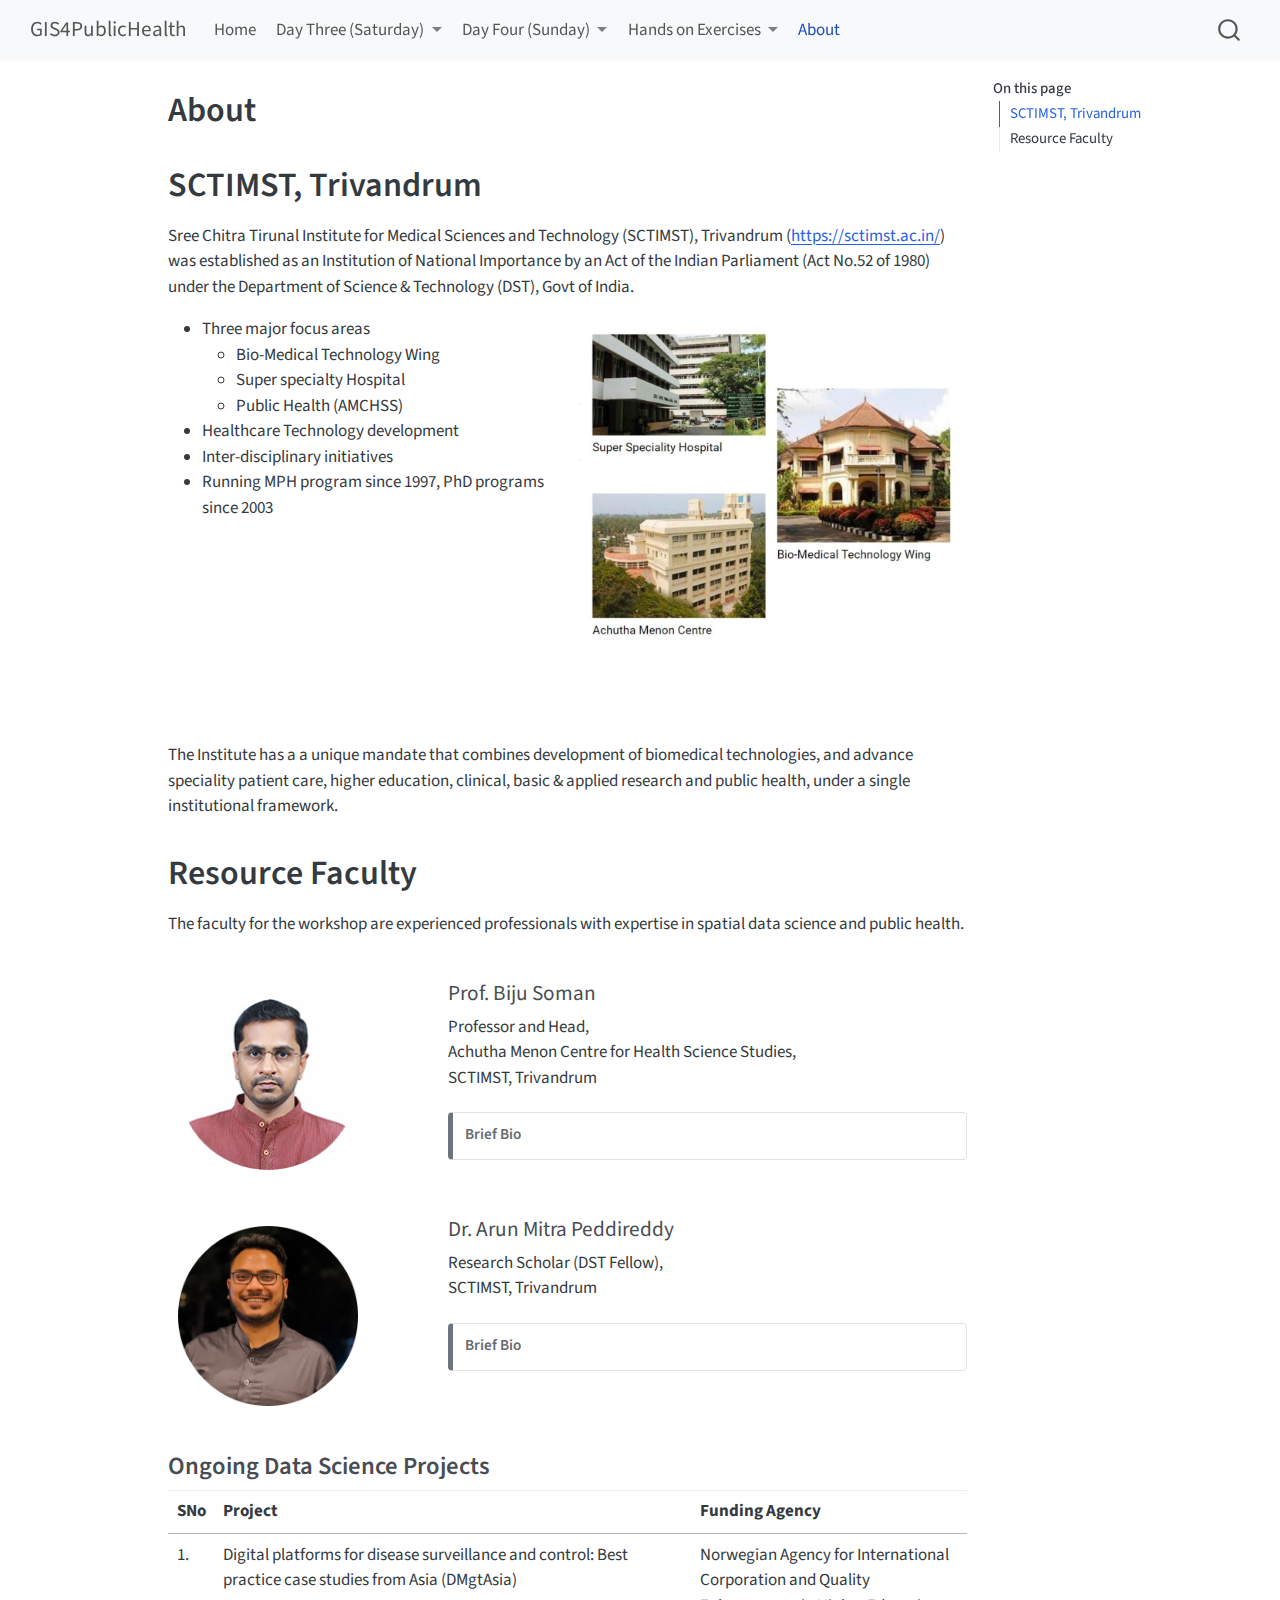
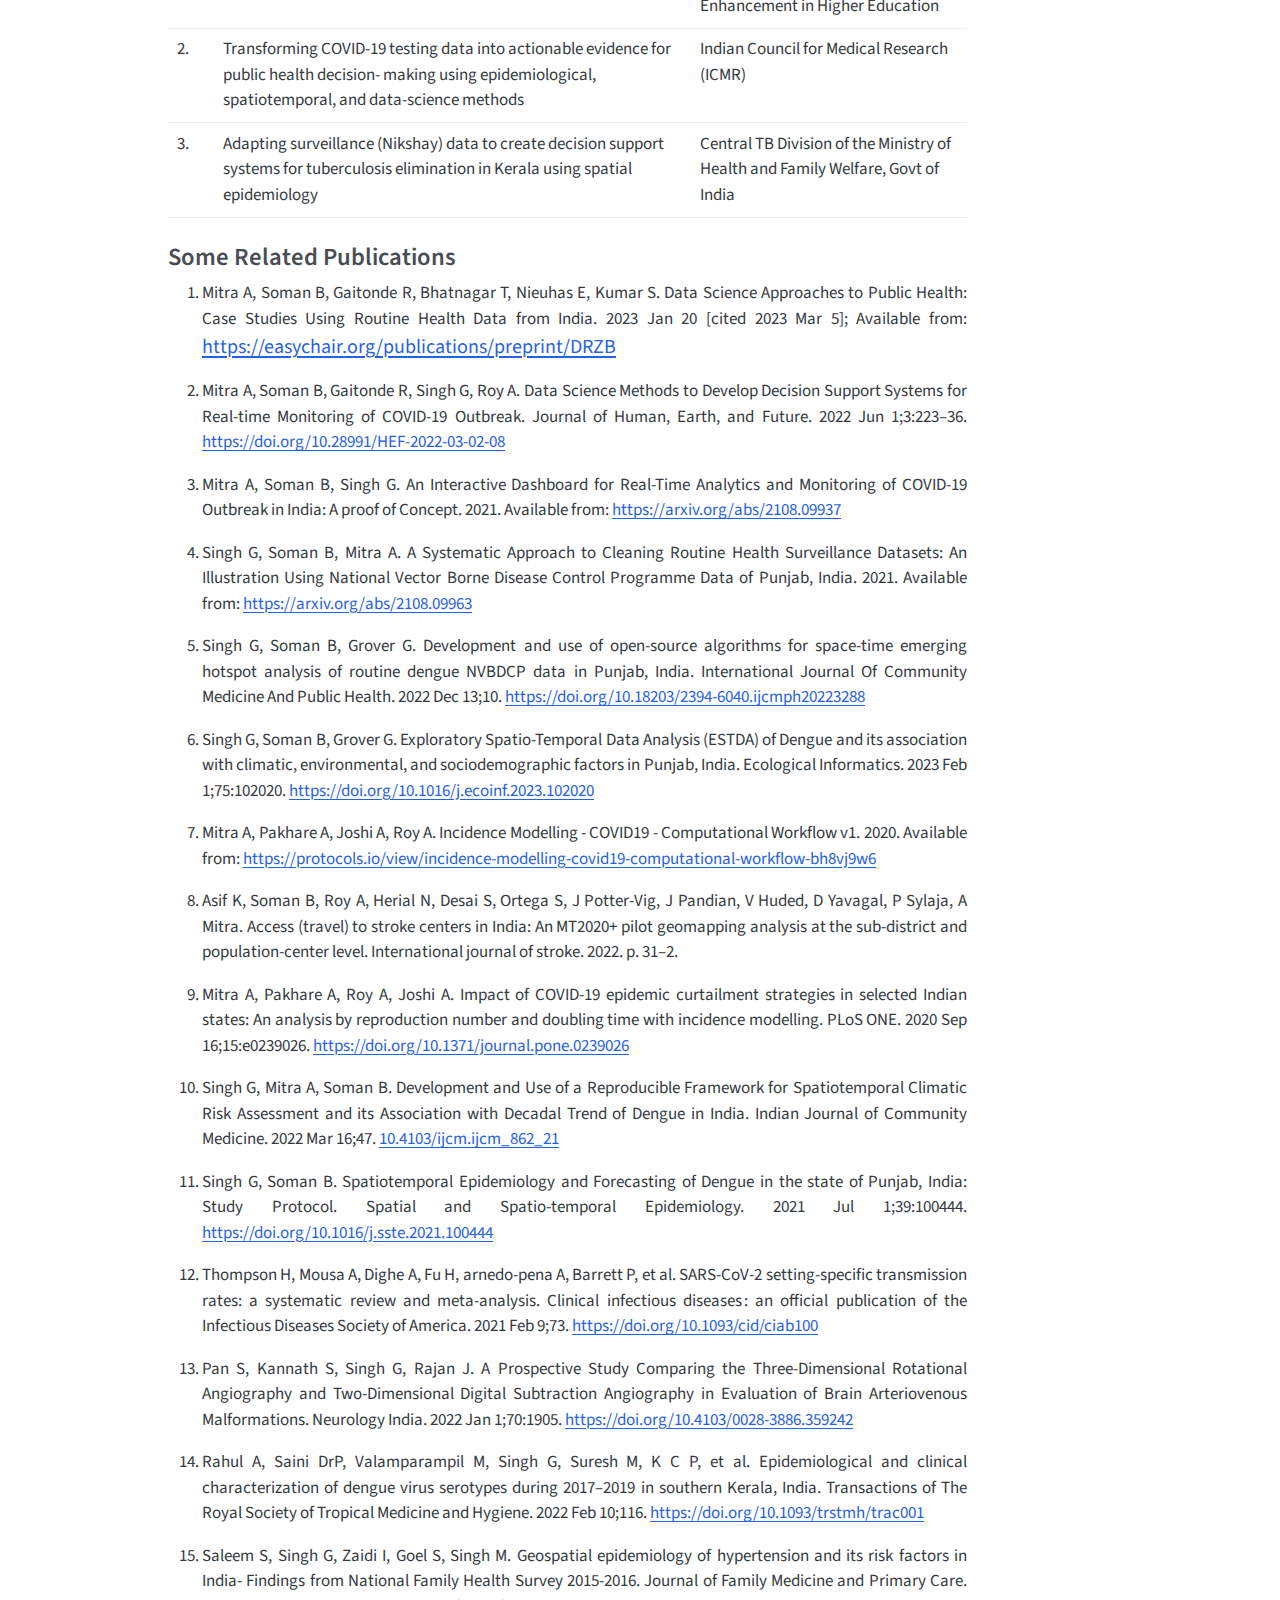
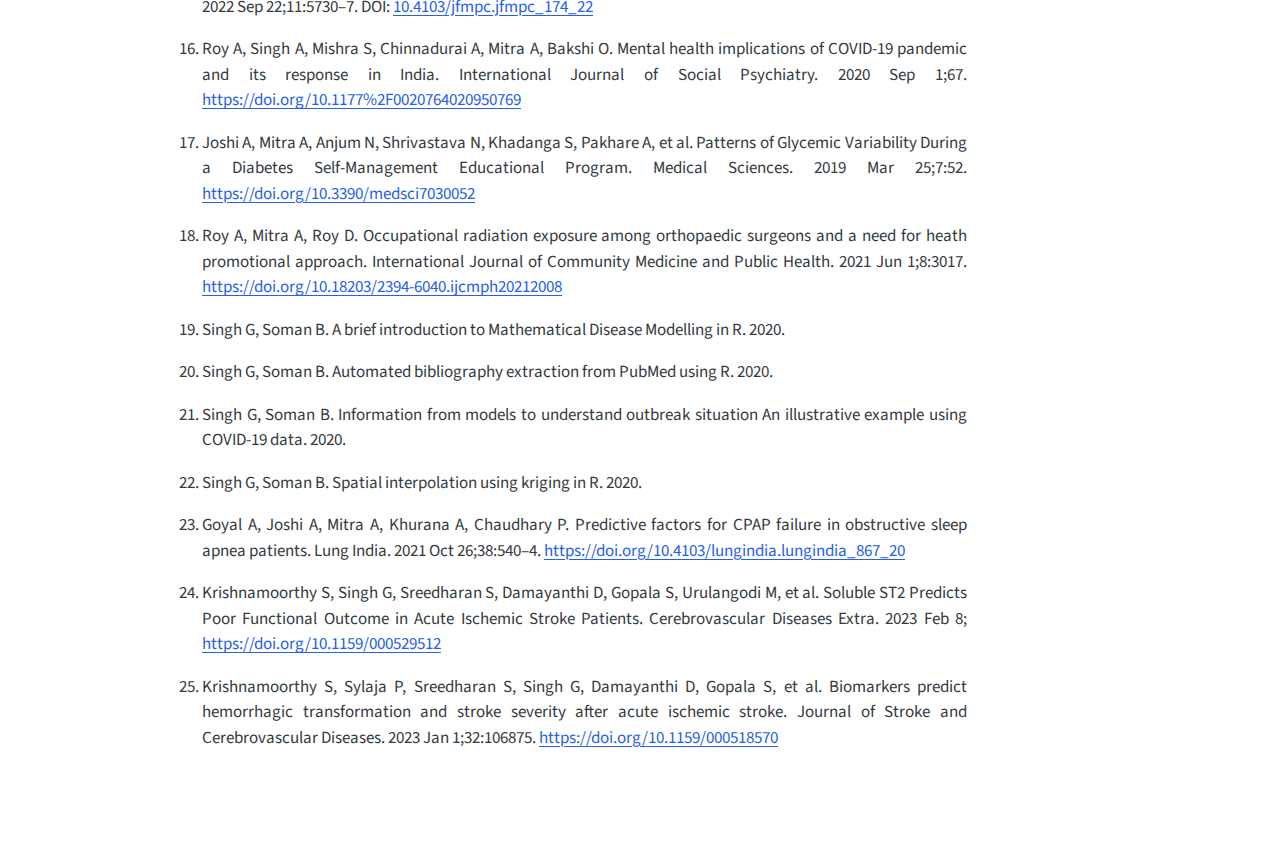
<file: docs/about.html>
<!DOCTYPE html>
<html xmlns="http://www.w3.org/1999/xhtml" lang="en" xml:lang="en"><head>

<meta charset="utf-8">
<meta name="generator" content="quarto-1.4.529">

<meta name="viewport" content="width=device-width, initial-scale=1.0, user-scalable=yes">


<title>GIS4PublicHealth - About</title>
<style>
code{white-space: pre-wrap;}
span.smallcaps{font-variant: small-caps;}
div.columns{display: flex; gap: min(4vw, 1.5em);}
div.column{flex: auto; overflow-x: auto;}
div.hanging-indent{margin-left: 1.5em; text-indent: -1.5em;}
ul.task-list{list-style: none;}
ul.task-list li input[type="checkbox"] {
  width: 0.8em;
  margin: 0 0.8em 0.2em -1em; /* quarto-specific, see https://github.com/quarto-dev/quarto-cli/issues/4556 */ 
  vertical-align: middle;
}
</style>


<script src="site_libs/quarto-nav/quarto-nav.js"></script>
<script src="site_libs/quarto-nav/headroom.min.js"></script>
<script src="site_libs/clipboard/clipboard.min.js"></script>
<script src="site_libs/quarto-search/autocomplete.umd.js"></script>
<script src="site_libs/quarto-search/fuse.min.js"></script>
<script src="site_libs/quarto-search/quarto-search.js"></script>
<meta name="quarto:offset" content="./">
<script src="site_libs/quarto-html/quarto.js"></script>
<script src="site_libs/quarto-html/popper.min.js"></script>
<script src="site_libs/quarto-html/tippy.umd.min.js"></script>
<script src="site_libs/quarto-html/anchor.min.js"></script>
<link href="site_libs/quarto-html/tippy.css" rel="stylesheet">
<link href="site_libs/quarto-html/quarto-syntax-highlighting.css" rel="stylesheet" id="quarto-text-highlighting-styles">
<script src="site_libs/bootstrap/bootstrap.min.js"></script>
<link href="site_libs/bootstrap/bootstrap-icons.css" rel="stylesheet">
<link href="site_libs/bootstrap/bootstrap.min.css" rel="stylesheet" id="quarto-bootstrap" data-mode="light">
<script id="quarto-search-options" type="application/json">{
  "location": "navbar",
  "copy-button": false,
  "collapse-after": 3,
  "panel-placement": "end",
  "type": "overlay",
  "limit": 50,
  "keyboard-shortcut": [
    "f",
    "/",
    "s"
  ],
  "show-item-context": false,
  "language": {
    "search-no-results-text": "No results",
    "search-matching-documents-text": "matching documents",
    "search-copy-link-title": "Copy link to search",
    "search-hide-matches-text": "Hide additional matches",
    "search-more-match-text": "more match in this document",
    "search-more-matches-text": "more matches in this document",
    "search-clear-button-title": "Clear",
    "search-text-placeholder": "",
    "search-detached-cancel-button-title": "Cancel",
    "search-submit-button-title": "Submit",
    "search-label": "Search"
  }
}</script>


<link rel="stylesheet" href="styles.css">
</head>

<body class="nav-fixed">

<div id="quarto-search-results"></div>
  <header id="quarto-header" class="headroom fixed-top">
    <nav class="navbar navbar-expand-lg " data-bs-theme="dark">
      <div class="navbar-container container-fluid">
      <div class="navbar-brand-container mx-auto">
    <a class="navbar-brand" href="./index.html">
    <span class="navbar-title">GIS4PublicHealth</span>
    </a>
  </div>
            <div id="quarto-search" class="" title="Search"></div>
          <button class="navbar-toggler" type="button" data-bs-toggle="collapse" data-bs-target="#navbarCollapse" aria-controls="navbarCollapse" aria-expanded="false" aria-label="Toggle navigation" onclick="if (window.quartoToggleHeadroom) { window.quartoToggleHeadroom(); }">
  <span class="navbar-toggler-icon"></span>
</button>
          <div class="collapse navbar-collapse" id="navbarCollapse">
            <ul class="navbar-nav navbar-nav-scroll me-auto">
  <li class="nav-item">
    <a class="nav-link" href="./index.html"> 
<span class="menu-text">Home</span></a>
  </li>  
  <li class="nav-item dropdown ">
    <a class="nav-link dropdown-toggle" href="#" id="nav-menu-day-three-(saturday" role="button" data-bs-toggle="dropdown" aria-expanded="false">
 <span class="menu-text">Day Three (Saturday)</span>
    </a>
    <ul class="dropdown-menu" aria-labelledby="nav-menu-day-three-(saturday">    
        <li>
    <a class="dropdown-item" href="./session1a-intro-gis-public-health_v2.html">
 <span class="dropdown-text">Intro to GIS in Public Health</span></a>
  </li>  
        <li>
    <a class="dropdown-item" href="./session1b-concepts-spatial-data-science.html">
 <span class="dropdown-text">Concepts in Spatial Data Science</span></a>
  </li>  
    </ul>
  </li>
  <li class="nav-item dropdown ">
    <a class="nav-link dropdown-toggle" href="#" id="nav-menu-day-four-(sunday" role="button" data-bs-toggle="dropdown" aria-expanded="false">
 <span class="menu-text">Day Four (Sunday)</span>
    </a>
    <ul class="dropdown-menu" aria-labelledby="nav-menu-day-four-(sunday">    
        <li>
    <a class="dropdown-item" href="./session2a-exploring-data-with-r.html">
 <span class="dropdown-text">Exploring Data with R</span></a>
  </li>  
        <li>
    <a class="dropdown-item" href="./session2b-spatial-data-vis.html">
 <span class="dropdown-text">Principles of Spatial Data Visualization</span></a>
  </li>  
        <li>
    <a class="dropdown-item" href="./session2c-intro-sf-package.html">
 <span class="dropdown-text">Introduction to the SF package</span></a>
  </li>  
    </ul>
  </li>
  <li class="nav-item dropdown ">
    <a class="nav-link dropdown-toggle" href="#" id="nav-menu-hands-on-exercises" role="button" data-bs-toggle="dropdown" aria-expanded="false">
 <span class="menu-text">Hands on Exercises</span>
    </a>
    <ul class="dropdown-menu" aria-labelledby="nav-menu-hands-on-exercises">    
        <li>
    <a class="dropdown-item" href="./exercises/hands_on_exercise_1.R">
 <span class="dropdown-text">Exercise 1</span></a>
  </li>  
        <li>
    <a class="dropdown-item" href="./exercises/hands_on_exercise_2.R">
 <span class="dropdown-text">Exercise 2</span></a>
  </li>  
        <li>
    <a class="dropdown-item" href="./exercises/hands_on_exercise_3.R">
 <span class="dropdown-text">Exercise 3</span></a>
  </li>  
        <li>
    <a class="dropdown-item" href="./exercises/hands_on_exercise_4.R">
 <span class="dropdown-text">Exercise 4</span></a>
  </li>  
        <li>
    <a class="dropdown-item" href="./exercises/john_snow_map_excercise.html">
 <span class="dropdown-text">Exercise 5</span></a>
  </li>  
        <li>
    <a class="dropdown-item" href="./exercises/hands_on_exercise_6.R">
 <span class="dropdown-text">Exercise 6</span></a>
  </li>  
        <li>
    <a class="dropdown-item" href="./exercises/hands_on_exercise_7.R">
 <span class="dropdown-text">Exercise 7</span></a>
  </li>  
        <li>
    <a class="dropdown-item" href="./exercises/SIR_SMR_assignment.html">
 <span class="dropdown-text">Exercise 8</span></a>
  </li>  
    </ul>
  </li>
  <li class="nav-item">
    <a class="nav-link active" href="./about.html" aria-current="page"> 
<span class="menu-text">About</span></a>
  </li>  
</ul>
          </div> <!-- /navcollapse -->
          <div class="quarto-navbar-tools">
</div>
      </div> <!-- /container-fluid -->
    </nav>
</header>
<!-- content -->
<div id="quarto-content" class="quarto-container page-columns page-rows-contents page-layout-article page-navbar">
<!-- sidebar -->
<!-- margin-sidebar -->
    <div id="quarto-margin-sidebar" class="sidebar margin-sidebar">
        <nav id="TOC" role="doc-toc" class="toc-active">
    <h2 id="toc-title">On this page</h2>
   
  <ul>
  <li><a href="#sctimst-trivandrum" id="toc-sctimst-trivandrum" class="nav-link active" data-scroll-target="#sctimst-trivandrum">SCTIMST, Trivandrum</a></li>
  <li><a href="#resource-faculty" id="toc-resource-faculty" class="nav-link" data-scroll-target="#resource-faculty">Resource Faculty</a>
  <ul class="collapse">
  <li><a href="#ongoing-data-science-projects" id="toc-ongoing-data-science-projects" class="nav-link" data-scroll-target="#ongoing-data-science-projects">Ongoing Data Science Projects</a></li>
  <li><a href="#some-related-publications" id="toc-some-related-publications" class="nav-link" data-scroll-target="#some-related-publications">Some Related Publications</a></li>
  </ul></li>
  </ul>
</nav>
    </div>
<!-- main -->
<main class="content" id="quarto-document-content">

<header id="title-block-header" class="quarto-title-block default">
<div class="quarto-title">
<h1 class="title">About</h1>
</div>



<div class="quarto-title-meta">

    
  
    
  </div>
  


</header>


<section id="sctimst-trivandrum" class="level1">
<h1>SCTIMST, Trivandrum</h1>
<p>Sree Chitra Tirunal Institute for Medical Sciences and Technology (SCTIMST), Trivandrum (<a href="https://sctimst.ac.in/" class="uri">https://sctimst.ac.in/</a>) was established as an Institution of National Importance by an Act of the Indian Parliament (Act No.52 of 1980) under the Department of Science &amp; Technology (DST), Govt of India.</p>
<div class="grid">
<div class="g-col-6">
<ul>
<li>Three major focus areas
<ul>
<li>Bio-Medical Technology Wing</li>
<li>Super specialty Hospital</li>
<li>Public Health (AMCHSS)</li>
</ul></li>
<li>Healthcare Technology development</li>
<li>Inter-disciplinary initiatives</li>
<li>Running MPH program since 1997, PhD programs since 2003</li>
</ul>
</div>
<div class="g-col-6">
<div class="quarto-figure quarto-figure-center">
<figure class="figure">
<p><img src="images/sctimst.jpg" class="img-fluid quarto-figure quarto-figure-center figure-img"></p>
</figure>
</div>
</div>
</div>
<p>The Institute has a a unique mandate that combines development of biomedical technologies, and advance speciality patient care, higher education, clinical, basic &amp; applied research and public health, under a single institutional framework.</p>
</section>
<section id="resource-faculty" class="level1">
<h1>Resource Faculty</h1>
<div class="justify">
<p>The faculty for the workshop are experienced professionals with expertise in spatial data science and public health.</p>
</div>
<div class="columns">
<div class="column" data-align="center" style="width:25%;">
<div>

</div>
<div class="quarto-layout-panel" data-layout="[[-1], [1], [-1]]">
<div class="quarto-layout-row">
<div class="quarto-figure-spacer quarto-layout-cell" style="flex-basis: 100.0%;justify-content: flex-start;display: flex;">
<p>&nbsp;</p>
</div>
</div>
<div class="quarto-layout-row">
<div class="quarto-layout-cell" style="flex-basis: 100.0%;justify-content: center;display: flex;">
<p><img src="images/biju.png" class="img-fluid" width="180"></p>
</div>
</div>
</div>
</div><div class="column" data-align="left" style="width:10%;">

</div><div class="column" data-align="left" style="width:65%;">
<section id="prof.-biju-soman" class="level4">
<h4 class="anchored" data-anchor-id="prof.-biju-soman">Prof.&nbsp;Biju Soman</h4>
<p>Professor and Head, <br> Achutha Menon Centre for Health Science Studies, <br> SCTIMST, Trivandrum</p>
<div class="callout callout-style-simple callout-none no-icon callout-titled">
<div class="callout-header d-flex align-content-center" data-bs-toggle="collapse" data-bs-target=".callout-1-contents" aria-controls="callout-1" aria-expanded="false" aria-label="Toggle callout">
<div class="callout-icon-container">
<i class="callout-icon no-icon"></i>
</div>
<div class="callout-title-container flex-fill">
Brief Bio
</div>
<div class="callout-btn-toggle d-inline-block border-0 py-1 ps-1 pe-0 float-end"><i class="callout-toggle"></i></div>
</div>
<div id="callout-1" class="callout-1-contents callout-collapse collapse">
<div class="callout-body-container callout-body">
<div class="justify">
<p>Dr.&nbsp;Biju Soman is the Professor and Head of Achutha Menon Centre for Health Science Studies, Sree Chitra Tirunal Institute for Medical Sciences and Technology (SCTIMST), Trivandrum, Kerala. Dr.&nbsp;Soman had completed his MBBS in 1992, DPH in 1996 and M.D.&nbsp;(Community Medicine) in 1999 from University of Kerala and his MSc (Control of Infectious Diseases) in 2011 from University of London and DLSHTM in 2012 from the London School of Hygiene and Tropical Medicine (U.K.).</p>
<p>He has undergone advanced training in health informatics from Oslo University (Norway), Teaching Methodology from Boston School of Public Health (USA), Multilevel Modelling from Bielefeld University (Germany), and Advances in Geographic Information Systems (GIS) from National Remote Sensing Centre (Hyderabad). Dr.&nbsp;Soman teaches Public Health Technologies, Infectious Disease Epidemiology, and Database Management in Epidemiology modules at AMCHSS as part of the PhD and MPH curriculum. Some of his professional involvements at SCTIMST include Board of Studies (Health Sciences); Standing Academic Committee; and Research Advisory Committee. He also heads the Regional Technical Resource Centre (RTRC) of the Health Technology Assessment India (HTAIn) at SCTIMST, Trivandrum.</p>
<p>His current research and teaching are around health data science, including public health informatics, geospatial analysis, telemedicine, health technology assessment, and infectious disease epidemiology. He endorses open data initiative, FOSS resources, and reproducible research initiatives.</p>
</div>
</div>
</div>
</div>
</section>
</div>
</div>
<div class="columns">
<div class="column" data-align="center" style="width:25%;">
<div>

</div>
<div class="quarto-layout-panel" data-layout="[[-1], [1], [-1]]">
<div class="quarto-layout-row">
<div class="quarto-figure-spacer quarto-layout-cell" style="flex-basis: 100.0%;justify-content: flex-start;display: flex;">
<p>&nbsp;</p>
</div>
</div>
<div class="quarto-layout-row">
<div class="quarto-layout-cell" style="flex-basis: 100.0%;justify-content: center;display: flex;">
<p><img src="images/arun.png" class="img-fluid" width="180"></p>
</div>
</div>
</div>
</div><div class="column" data-align="left" style="width:10%;">

</div><div class="column" data-align="left" style="width:65%;">
<section id="dr.-arun-mitra-peddireddy" class="level4">
<h4 class="anchored" data-anchor-id="dr.-arun-mitra-peddireddy">Dr.&nbsp;Arun Mitra Peddireddy</h4>
<p>Research Scholar (DST Fellow), <br> SCTIMST, Trivandrum</p>
<div class="callout callout-style-simple callout-none no-icon callout-titled">
<div class="callout-header d-flex align-content-center" data-bs-toggle="collapse" data-bs-target=".callout-2-contents" aria-controls="callout-2" aria-expanded="false" aria-label="Toggle callout">
<div class="callout-icon-container">
<i class="callout-icon no-icon"></i>
</div>
<div class="callout-title-container flex-fill">
Brief Bio
</div>
<div class="callout-btn-toggle d-inline-block border-0 py-1 ps-1 pe-0 float-end"><i class="callout-toggle"></i></div>
</div>
<div id="callout-2" class="callout-2-contents callout-collapse collapse">
<div class="callout-body-container callout-body">
<div class="justify">
<p>Dr.&nbsp;Arun Mitra is currently pursuing his PhD in Health Data Science from Achutha Menon Centre for Health Science Studies, SCTIMST, Trivandrum. He has an MD in Community Medicine from Maharashtra University of Health Sciences and has worked as a Senior Resident at All India Institute for Medical Science (AIIMS), Bhopal before joining his PhD.</p>
<p>He received advanced training in Modern Modelling Techniques from London School of Hygiene and Tropical Medicine, UK. He is also certified in Digital Health and Imaging in Healthcare from the Indian Institute of Science (IISc), Bengaluru. He is a contributing member of the R Epidemics Consortium (https://www.repidemicsconsortium.org) based at Imperial College, London, UK. He is also a member of Society for Data Science (https://s4ds.org/) which is an international non-governmental organization working towards empowering people on data science.</p>
<p>His current work is focussed on transforming health data into evidence for public health decision making. He won many accolades at various national and international venues on his work relating to health data science. He is also recipient of the few fellowships including the prestigious DST Fellowship from the Science for Equity, Empowerment and Development (SEED) Division, Department of Science and Technology, Govt. of India.</p>
</div>
</div>
</div>
</div>
</section>
</div>
</div>
<section id="ongoing-data-science-projects" class="level3">
<h3 class="anchored" data-anchor-id="ongoing-data-science-projects">Ongoing Data Science Projects</h3>
<table class="table">
<colgroup>
<col style="width: 2%">
<col style="width: 61%">
<col style="width: 35%">
</colgroup>
<thead>
<tr class="header">
<th>SNo</th>
<th>Project</th>
<th>Funding Agency</th>
</tr>
</thead>
<tbody>
<tr class="odd">
<td>1.</td>
<td>Digital platforms for disease surveillance and control: Best practice case studies from Asia (DMgtAsia)</td>
<td>Norwegian Agency for International Corporation and Quality Enhancement in Higher Education</td>
</tr>
<tr class="even">
<td>2.</td>
<td>Transforming COVID-19 testing data into actionable evidence for public health decision- making using epidemiological, spatiotemporal, and data-science methods</td>
<td>Indian Council for Medical Research (ICMR)</td>
</tr>
<tr class="odd">
<td>3.</td>
<td>Adapting surveillance (Nikshay) data to create decision support systems for tuberculosis elimination in Kerala using spatial epidemiology</td>
<td>Central TB Division of the Ministry of Health and Family Welfare, Govt of India</td>
</tr>
</tbody>
</table>
</section>
<section id="some-related-publications" class="level3">
<h3 class="anchored" data-anchor-id="some-related-publications">Some Related Publications</h3>
<div class="justify">
<ol type="1">
<li><p>Mitra A, Soman B, Gaitonde R, Bhatnagar T, Nieuhas E, Kumar S. Data Science Approaches to Public Health: Case Studies Using Routine Health Data from India. 2023 Jan 20 [cited 2023 Mar 5]; Available from: <a href="https://easychair.org/publications/preprint/DRZB" style="font-size: 15pt;">https://easychair.org/publications/preprint/DRZB</a></p></li>
<li><p>Mitra A, Soman B, Gaitonde R, Singh G, Roy A. Data Science Methods to Develop Decision Support Systems for Real-time Monitoring of COVID-19 Outbreak. Journal of Human, Earth, and Future. 2022 Jun 1;3:223–36. <a href="https://doi.org/10.28991/HEF-2022-03-02-08" class="uri">https://doi.org/10.28991/HEF-2022-03-02-08</a></p></li>
<li><p>Mitra A, Soman B, Singh G. An Interactive Dashboard for Real-Time Analytics and Monitoring of COVID-19 Outbreak in India: A proof of Concept. 2021. Available from: <a href="https://arxiv.org/abs/2108.09937" class="uri">https://arxiv.org/abs/2108.09937</a></p></li>
<li><p>Singh G, Soman B, Mitra A. A Systematic Approach to Cleaning Routine Health Surveillance Datasets: An Illustration Using National Vector Borne Disease Control Programme Data of Punjab, India. 2021. Available from: <a href="https://arxiv.org/abs/2108.09963" class="uri">https://arxiv.org/abs/2108.09963</a></p></li>
<li><p>Singh G, Soman B, Grover G. Development and use of open-source algorithms for space-time emerging hotspot analysis of routine dengue NVBDCP data in Punjab, India. International Journal Of Community Medicine And Public Health. 2022 Dec 13;10. <a href="https://doi.org/10.18203/2394-6040.ijcmph20223288" class="uri">https://doi.org/10.18203/2394-6040.ijcmph20223288</a></p></li>
<li><p>Singh G, Soman B, Grover G. Exploratory Spatio-Temporal Data Analysis (ESTDA) of Dengue and its association with climatic, environmental, and sociodemographic factors in Punjab, India. Ecological Informatics. 2023 Feb 1;75:102020. <a href="https://doi.org/10.1016/j.ecoinf.2023.102020" class="uri">https://doi.org/10.1016/j.ecoinf.2023.102020</a></p></li>
<li><p>Mitra A, Pakhare A, Joshi A, Roy A. Incidence Modelling - COVID19 - Computational Workflow v1. 2020. Available from: <a href="https://protocols.io/view/incidence-modelling-covid19-computational-workflow-bh8vj9w6" class="uri">https://protocols.io/view/incidence-modelling-covid19-computational-workflow-bh8vj9w6</a></p></li>
<li><p>Asif K, Soman B, Roy A, Herial N, Desai S, Ortega S, J Potter-Vig, J Pandian, V Huded, D Yavagal, P Sylaja, A Mitra. Access (travel) to stroke centers in India: An MT2020+ pilot geomapping analysis at the sub-district and population-center level. International journal of stroke. 2022. p.&nbsp;31–2.</p></li>
<li><p>Mitra A, Pakhare A, Roy A, Joshi A. Impact of COVID-19 epidemic curtailment strategies in selected Indian states: An analysis by reproduction number and doubling time with incidence modelling. PLoS ONE. 2020 Sep 16;15:e0239026. <a href="https://doi.org/10.1371/journal.pone.0239026" class="uri">https://doi.org/10.1371/journal.pone.0239026</a></p></li>
<li><p>Singh G, Mitra A, Soman B. Development and Use of a Reproducible Framework for Spatiotemporal Climatic Risk Assessment and its Association with Decadal Trend of Dengue in India. Indian Journal of Community Medicine. 2022 Mar 16;47. <a href="https://doi.org/10.4103/ijcm.ijcm_862_21">10.4103/ijcm.ijcm_862_21</a></p></li>
<li><p>Singh G, Soman B. Spatiotemporal Epidemiology and Forecasting of Dengue in the state of Punjab, India: Study Protocol. Spatial and Spatio-temporal Epidemiology. 2021 Jul 1;39:100444. <a href="https://doi.org/10.1016/j.sste.2021.100444" class="uri">https://doi.org/10.1016/j.sste.2021.100444</a></p></li>
<li><p>Thompson H, Mousa A, Dighe A, Fu H, arnedo-pena A, Barrett P, et al.&nbsp;SARS-CoV-2 setting-specific transmission rates: a systematic review and meta-analysis. Clinical infectious diseases : an official publication of the Infectious Diseases Society of America. 2021 Feb 9;73. <a href="https://doi.org/10.1093/cid/ciab100" class="uri">https://doi.org/10.1093/cid/ciab100</a></p></li>
<li><p>Pan S, Kannath S, Singh G, Rajan J. A Prospective Study Comparing the Three-Dimensional Rotational Angiography and Two-Dimensional Digital Subtraction Angiography in Evaluation of Brain Arteriovenous Malformations. Neurology India. 2022 Jan 1;70:1905. <a href="https://doi.org/10.4103/0028-3886.359242" class="uri">https://doi.org/10.4103/0028-3886.359242</a></p></li>
<li><p>Rahul A, Saini DrP, Valamparampil M, Singh G, Suresh M, K C P, et al.&nbsp;Epidemiological and clinical characterization of dengue virus serotypes during 2017–2019 in southern Kerala, India. Transactions of The Royal Society of Tropical Medicine and Hygiene. 2022 Feb 10;116. <a href="https://doi.org/10.1093/trstmh/trac001" class="uri">https://doi.org/10.1093/trstmh/trac001</a></p></li>
<li><p>Saleem S, Singh G, Zaidi I, Goel S, Singh M. Geospatial epidemiology of hypertension and its risk factors in India- Findings from National Family Health Survey 2015-2016. Journal of Family Medicine and Primary Care. 2022 Sep 22;11:5730–7. DOI: <a href="https://doi.org/10.4103/jfmpc.jfmpc_174_22">10.4103/jfmpc.jfmpc_174_22</a></p></li>
<li><p>Roy A, Singh A, Mishra S, Chinnadurai A, Mitra A, Bakshi O. Mental health implications of COVID-19 pandemic and its response in India. International Journal of Social Psychiatry. 2020 Sep 1;67. <a href="https://doi.org/10.1177%2F0020764020950769" class="uri">https://doi.org/10.1177%2F0020764020950769</a></p></li>
<li><p>Joshi A, Mitra A, Anjum N, Shrivastava N, Khadanga S, Pakhare A, et al.&nbsp;Patterns of Glycemic Variability During a Diabetes Self-Management Educational Program. Medical Sciences. 2019 Mar 25;7:52. <a href="https://doi.org/10.3390/medsci7030052" class="uri">https://doi.org/10.3390/medsci7030052</a></p></li>
<li><p>Roy A, Mitra A, Roy D. Occupational radiation exposure among orthopaedic surgeons and a need for heath promotional approach. International Journal of Community Medicine and Public Health. 2021 Jun 1;8:3017. <a href="https://doi.org/10.18203/2394-6040.ijcmph20212008" class="uri">https://doi.org/10.18203/2394-6040.ijcmph20212008</a></p></li>
<li><p>Singh G, Soman B. A brief introduction to Mathematical Disease Modelling in R. 2020.</p></li>
<li><p>Singh G, Soman B. Automated bibliography extraction from PubMed using R. 2020.</p></li>
<li><p>Singh G, Soman B. Information from models to understand outbreak situation An illustrative example using COVID-19 data. 2020.</p></li>
<li><p>Singh G, Soman B. Spatial interpolation using kriging in R. 2020.</p></li>
<li><p>Goyal A, Joshi A, Mitra A, Khurana A, Chaudhary P. Predictive factors for CPAP failure in obstructive sleep apnea patients. Lung India. 2021 Oct 26;38:540–4. <a href="https://doi.org/10.4103/lungindia.lungindia_867_20" class="uri">https://doi.org/10.4103/lungindia.lungindia_867_20</a></p></li>
<li><p>Krishnamoorthy S, Singh G, Sreedharan S, Damayanthi D, Gopala S, Urulangodi M, et al.&nbsp;Soluble ST2 Predicts Poor Functional Outcome in Acute Ischemic Stroke Patients. Cerebrovascular Diseases Extra. 2023 Feb 8; <a href="https://doi.org/10.1159/000529512" class="uri">https://doi.org/10.1159/000529512</a></p></li>
<li><p>Krishnamoorthy S, Sylaja P, Sreedharan S, Singh G, Damayanthi D, Gopala S, et al.&nbsp;Biomarkers predict hemorrhagic transformation and stroke severity after acute ischemic stroke. Journal of Stroke and Cerebrovascular Diseases. 2023 Jan 1;32:106875. <a href="https://doi.org/10.1159/000518570" class="uri">https://doi.org/10.1159/000518570</a></p></li>
</ol>
</div>


</section>
</section>

</main> <!-- /main -->
<script id="quarto-html-after-body" type="application/javascript">
window.document.addEventListener("DOMContentLoaded", function (event) {
  const toggleBodyColorMode = (bsSheetEl) => {
    const mode = bsSheetEl.getAttribute("data-mode");
    const bodyEl = window.document.querySelector("body");
    if (mode === "dark") {
      bodyEl.classList.add("quarto-dark");
      bodyEl.classList.remove("quarto-light");
    } else {
      bodyEl.classList.add("quarto-light");
      bodyEl.classList.remove("quarto-dark");
    }
  }
  const toggleBodyColorPrimary = () => {
    const bsSheetEl = window.document.querySelector("link#quarto-bootstrap");
    if (bsSheetEl) {
      toggleBodyColorMode(bsSheetEl);
    }
  }
  toggleBodyColorPrimary();  
  const icon = "";
  const anchorJS = new window.AnchorJS();
  anchorJS.options = {
    placement: 'right',
    icon: icon
  };
  anchorJS.add('.anchored');
  const isCodeAnnotation = (el) => {
    for (const clz of el.classList) {
      if (clz.startsWith('code-annotation-')) {                     
        return true;
      }
    }
    return false;
  }
  const clipboard = new window.ClipboardJS('.code-copy-button', {
    text: function(trigger) {
      const codeEl = trigger.previousElementSibling.cloneNode(true);
      for (const childEl of codeEl.children) {
        if (isCodeAnnotation(childEl)) {
          childEl.remove();
        }
      }
      return codeEl.innerText;
    }
  });
  clipboard.on('success', function(e) {
    // button target
    const button = e.trigger;
    // don't keep focus
    button.blur();
    // flash "checked"
    button.classList.add('code-copy-button-checked');
    var currentTitle = button.getAttribute("title");
    button.setAttribute("title", "Copied!");
    let tooltip;
    if (window.bootstrap) {
      button.setAttribute("data-bs-toggle", "tooltip");
      button.setAttribute("data-bs-placement", "left");
      button.setAttribute("data-bs-title", "Copied!");
      tooltip = new bootstrap.Tooltip(button, 
        { trigger: "manual", 
          customClass: "code-copy-button-tooltip",
          offset: [0, -8]});
      tooltip.show();    
    }
    setTimeout(function() {
      if (tooltip) {
        tooltip.hide();
        button.removeAttribute("data-bs-title");
        button.removeAttribute("data-bs-toggle");
        button.removeAttribute("data-bs-placement");
      }
      button.setAttribute("title", currentTitle);
      button.classList.remove('code-copy-button-checked');
    }, 1000);
    // clear code selection
    e.clearSelection();
  });
  function tippyHover(el, contentFn, onTriggerFn, onUntriggerFn) {
    const config = {
      allowHTML: true,
      maxWidth: 500,
      delay: 100,
      arrow: false,
      appendTo: function(el) {
          return el.parentElement;
      },
      interactive: true,
      interactiveBorder: 10,
      theme: 'quarto',
      placement: 'bottom-start',
    };
    if (contentFn) {
      config.content = contentFn;
    }
    if (onTriggerFn) {
      config.onTrigger = onTriggerFn;
    }
    if (onUntriggerFn) {
      config.onUntrigger = onUntriggerFn;
    }
    window.tippy(el, config); 
  }
  const noterefs = window.document.querySelectorAll('a[role="doc-noteref"]');
  for (var i=0; i<noterefs.length; i++) {
    const ref = noterefs[i];
    tippyHover(ref, function() {
      // use id or data attribute instead here
      let href = ref.getAttribute('data-footnote-href') || ref.getAttribute('href');
      try { href = new URL(href).hash; } catch {}
      const id = href.replace(/^#\/?/, "");
      const note = window.document.getElementById(id);
      return note.innerHTML;
    });
  }
  const xrefs = window.document.querySelectorAll('a.quarto-xref');
  const processXRef = (id, note) => {
    // Strip column container classes
    const stripColumnClz = (el) => {
      el.classList.remove("page-full", "page-columns");
      if (el.children) {
        for (const child of el.children) {
          stripColumnClz(child);
        }
      }
    }
    stripColumnClz(note)
    if (id === null || id.startsWith('sec-')) {
      // Special case sections, only their first couple elements
      const container = document.createElement("div");
      if (note.children && note.children.length > 2) {
        container.appendChild(note.children[0].cloneNode(true));
        for (let i = 1; i < note.children.length; i++) {
          const child = note.children[i];
          if (child.tagName === "P" && child.innerText === "") {
            continue;
          } else {
            container.appendChild(child.cloneNode(true));
            break;
          }
        }
        if (window.Quarto?.typesetMath) {
          window.Quarto.typesetMath(container);
        }
        return container.innerHTML
      } else {
        if (window.Quarto?.typesetMath) {
          window.Quarto.typesetMath(note);
        }
        return note.innerHTML;
      }
    } else {
      // Remove any anchor links if they are present
      const anchorLink = note.querySelector('a.anchorjs-link');
      if (anchorLink) {
        anchorLink.remove();
      }
      if (window.Quarto?.typesetMath) {
        window.Quarto.typesetMath(note);
      }
      return note.innerHTML;
    }
  }
  for (var i=0; i<xrefs.length; i++) {
    const xref = xrefs[i];
    tippyHover(xref, undefined, function(instance) {
      instance.disable();
      let url = xref.getAttribute('href');
      let hash = undefined; 
      if (url.startsWith('#')) {
        hash = url;
      } else {
        try { hash = new URL(url).hash; } catch {}
      }
      if (hash) {
        const id = hash.replace(/^#\/?/, "");
        const note = window.document.getElementById(id);
        if (note !== null) {
          try {
            const html = processXRef(id, note.cloneNode(true));
            instance.setContent(html);
          } finally {
            instance.enable();
            instance.show();
          }
        } else {
          // See if we can fetch this
          fetch(url.split('#')[0])
          .then(res => res.text())
          .then(html => {
            const parser = new DOMParser();
            const htmlDoc = parser.parseFromString(html, "text/html");
            const note = htmlDoc.getElementById(id);
            if (note !== null) {
              const html = processXRef(id, note);
              instance.setContent(html);
            } 
          }).finally(() => {
            instance.enable();
            instance.show();
          });
        }
      } else {
        // See if we can fetch a full url (with no hash to target)
        // This is a special case and we should probably do some content thinning / targeting
        fetch(url)
        .then(res => res.text())
        .then(html => {
          const parser = new DOMParser();
          const htmlDoc = parser.parseFromString(html, "text/html");
          const note = htmlDoc.querySelector('main.content');
          if (note !== null) {
            // This should only happen for chapter cross references
            // (since there is no id in the URL)
            // remove the first header
            if (note.children.length > 0 && note.children[0].tagName === "HEADER") {
              note.children[0].remove();
            }
            const html = processXRef(null, note);
            instance.setContent(html);
          } 
        }).finally(() => {
          instance.enable();
          instance.show();
        });
      }
    }, function(instance) {
    });
  }
      let selectedAnnoteEl;
      const selectorForAnnotation = ( cell, annotation) => {
        let cellAttr = 'data-code-cell="' + cell + '"';
        let lineAttr = 'data-code-annotation="' +  annotation + '"';
        const selector = 'span[' + cellAttr + '][' + lineAttr + ']';
        return selector;
      }
      const selectCodeLines = (annoteEl) => {
        const doc = window.document;
        const targetCell = annoteEl.getAttribute("data-target-cell");
        const targetAnnotation = annoteEl.getAttribute("data-target-annotation");
        const annoteSpan = window.document.querySelector(selectorForAnnotation(targetCell, targetAnnotation));
        const lines = annoteSpan.getAttribute("data-code-lines").split(",");
        const lineIds = lines.map((line) => {
          return targetCell + "-" + line;
        })
        let top = null;
        let height = null;
        let parent = null;
        if (lineIds.length > 0) {
            //compute the position of the single el (top and bottom and make a div)
            const el = window.document.getElementById(lineIds[0]);
            top = el.offsetTop;
            height = el.offsetHeight;
            parent = el.parentElement.parentElement;
          if (lineIds.length > 1) {
            const lastEl = window.document.getElementById(lineIds[lineIds.length - 1]);
            const bottom = lastEl.offsetTop + lastEl.offsetHeight;
            height = bottom - top;
          }
          if (top !== null && height !== null && parent !== null) {
            // cook up a div (if necessary) and position it 
            let div = window.document.getElementById("code-annotation-line-highlight");
            if (div === null) {
              div = window.document.createElement("div");
              div.setAttribute("id", "code-annotation-line-highlight");
              div.style.position = 'absolute';
              parent.appendChild(div);
            }
            div.style.top = top - 2 + "px";
            div.style.height = height + 4 + "px";
            div.style.left = 0;
            let gutterDiv = window.document.getElementById("code-annotation-line-highlight-gutter");
            if (gutterDiv === null) {
              gutterDiv = window.document.createElement("div");
              gutterDiv.setAttribute("id", "code-annotation-line-highlight-gutter");
              gutterDiv.style.position = 'absolute';
              const codeCell = window.document.getElementById(targetCell);
              const gutter = codeCell.querySelector('.code-annotation-gutter');
              gutter.appendChild(gutterDiv);
            }
            gutterDiv.style.top = top - 2 + "px";
            gutterDiv.style.height = height + 4 + "px";
          }
          selectedAnnoteEl = annoteEl;
        }
      };
      const unselectCodeLines = () => {
        const elementsIds = ["code-annotation-line-highlight", "code-annotation-line-highlight-gutter"];
        elementsIds.forEach((elId) => {
          const div = window.document.getElementById(elId);
          if (div) {
            div.remove();
          }
        });
        selectedAnnoteEl = undefined;
      };
        // Handle positioning of the toggle
    window.addEventListener(
      "resize",
      throttle(() => {
        elRect = undefined;
        if (selectedAnnoteEl) {
          selectCodeLines(selectedAnnoteEl);
        }
      }, 10)
    );
    function throttle(fn, ms) {
    let throttle = false;
    let timer;
      return (...args) => {
        if(!throttle) { // first call gets through
            fn.apply(this, args);
            throttle = true;
        } else { // all the others get throttled
            if(timer) clearTimeout(timer); // cancel #2
            timer = setTimeout(() => {
              fn.apply(this, args);
              timer = throttle = false;
            }, ms);
        }
      };
    }
      // Attach click handler to the DT
      const annoteDls = window.document.querySelectorAll('dt[data-target-cell]');
      for (const annoteDlNode of annoteDls) {
        annoteDlNode.addEventListener('click', (event) => {
          const clickedEl = event.target;
          if (clickedEl !== selectedAnnoteEl) {
            unselectCodeLines();
            const activeEl = window.document.querySelector('dt[data-target-cell].code-annotation-active');
            if (activeEl) {
              activeEl.classList.remove('code-annotation-active');
            }
            selectCodeLines(clickedEl);
            clickedEl.classList.add('code-annotation-active');
          } else {
            // Unselect the line
            unselectCodeLines();
            clickedEl.classList.remove('code-annotation-active');
          }
        });
      }
  const findCites = (el) => {
    const parentEl = el.parentElement;
    if (parentEl) {
      const cites = parentEl.dataset.cites;
      if (cites) {
        return {
          el,
          cites: cites.split(' ')
        };
      } else {
        return findCites(el.parentElement)
      }
    } else {
      return undefined;
    }
  };
  var bibliorefs = window.document.querySelectorAll('a[role="doc-biblioref"]');
  for (var i=0; i<bibliorefs.length; i++) {
    const ref = bibliorefs[i];
    const citeInfo = findCites(ref);
    if (citeInfo) {
      tippyHover(citeInfo.el, function() {
        var popup = window.document.createElement('div');
        citeInfo.cites.forEach(function(cite) {
          var citeDiv = window.document.createElement('div');
          citeDiv.classList.add('hanging-indent');
          citeDiv.classList.add('csl-entry');
          var biblioDiv = window.document.getElementById('ref-' + cite);
          if (biblioDiv) {
            citeDiv.innerHTML = biblioDiv.innerHTML;
          }
          popup.appendChild(citeDiv);
        });
        return popup.innerHTML;
      });
    }
  }
});
</script>
</div> <!-- /content -->




</body></html>
</file>
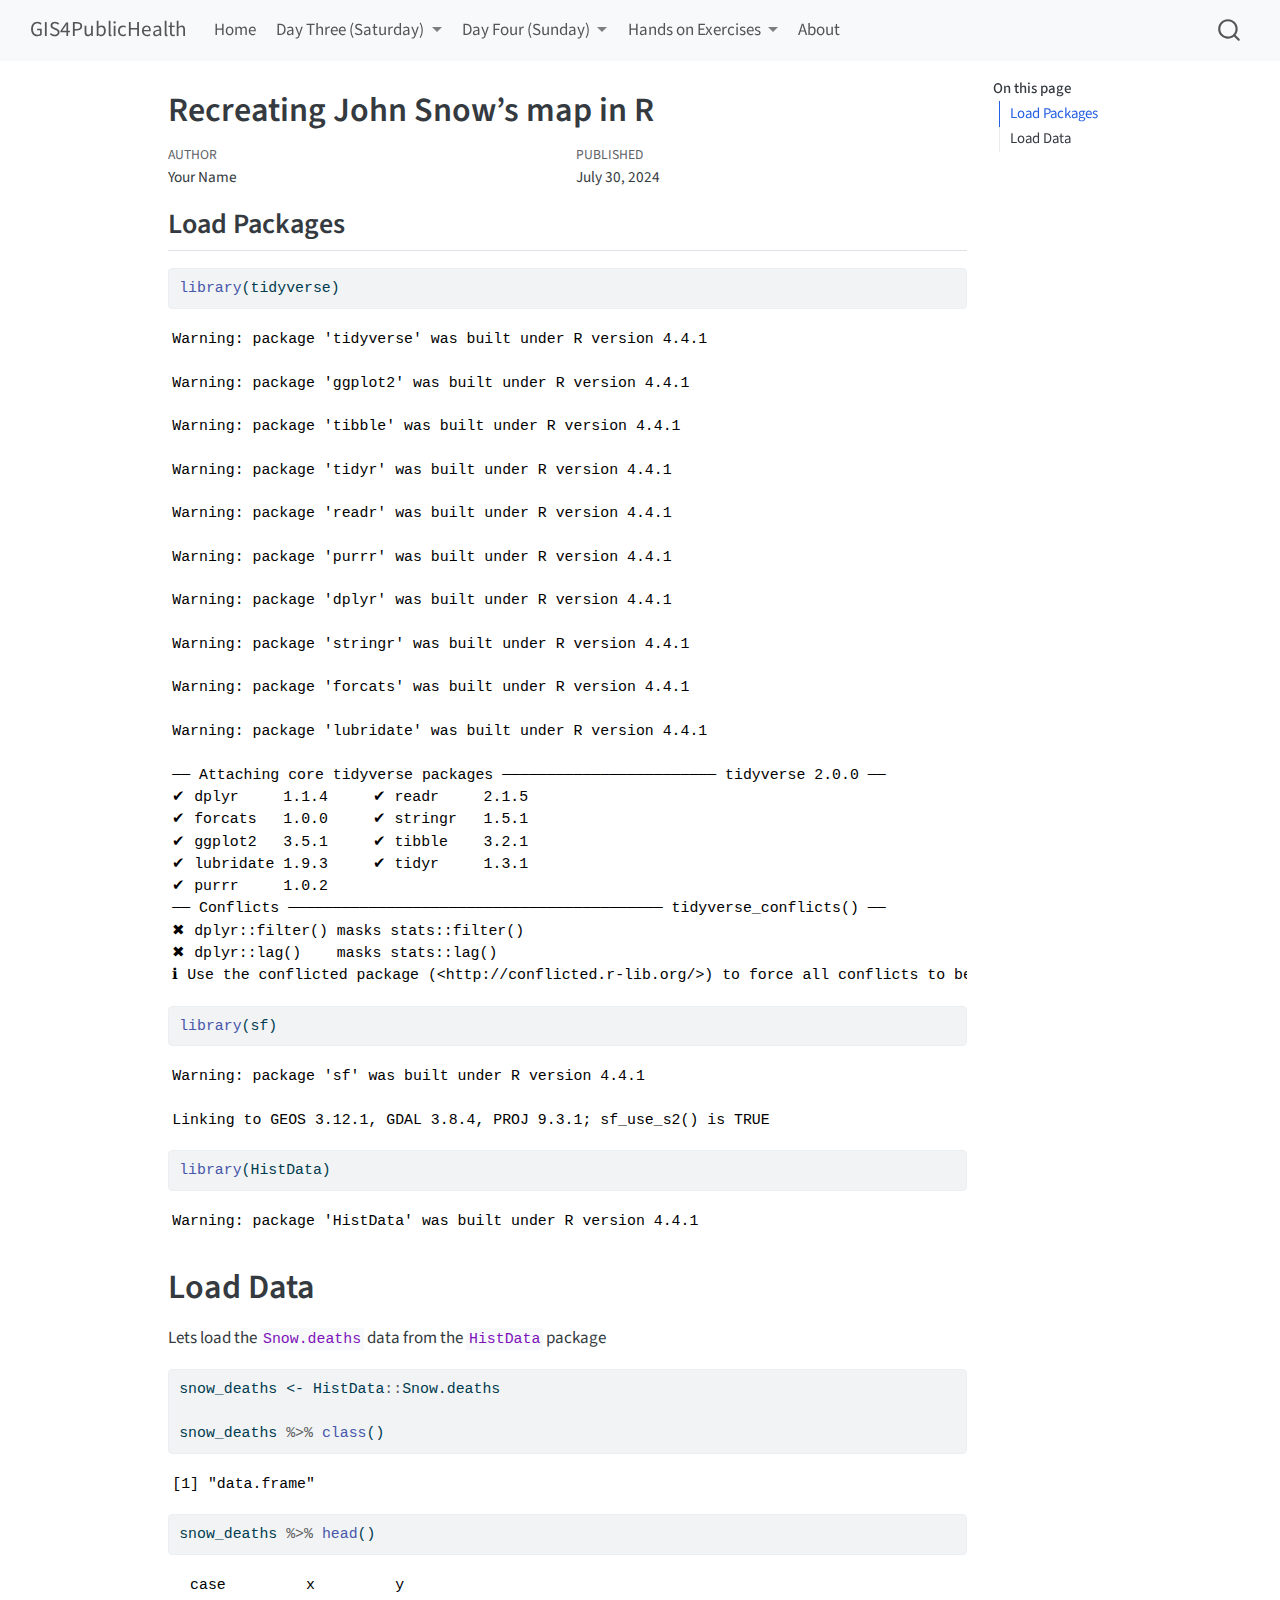
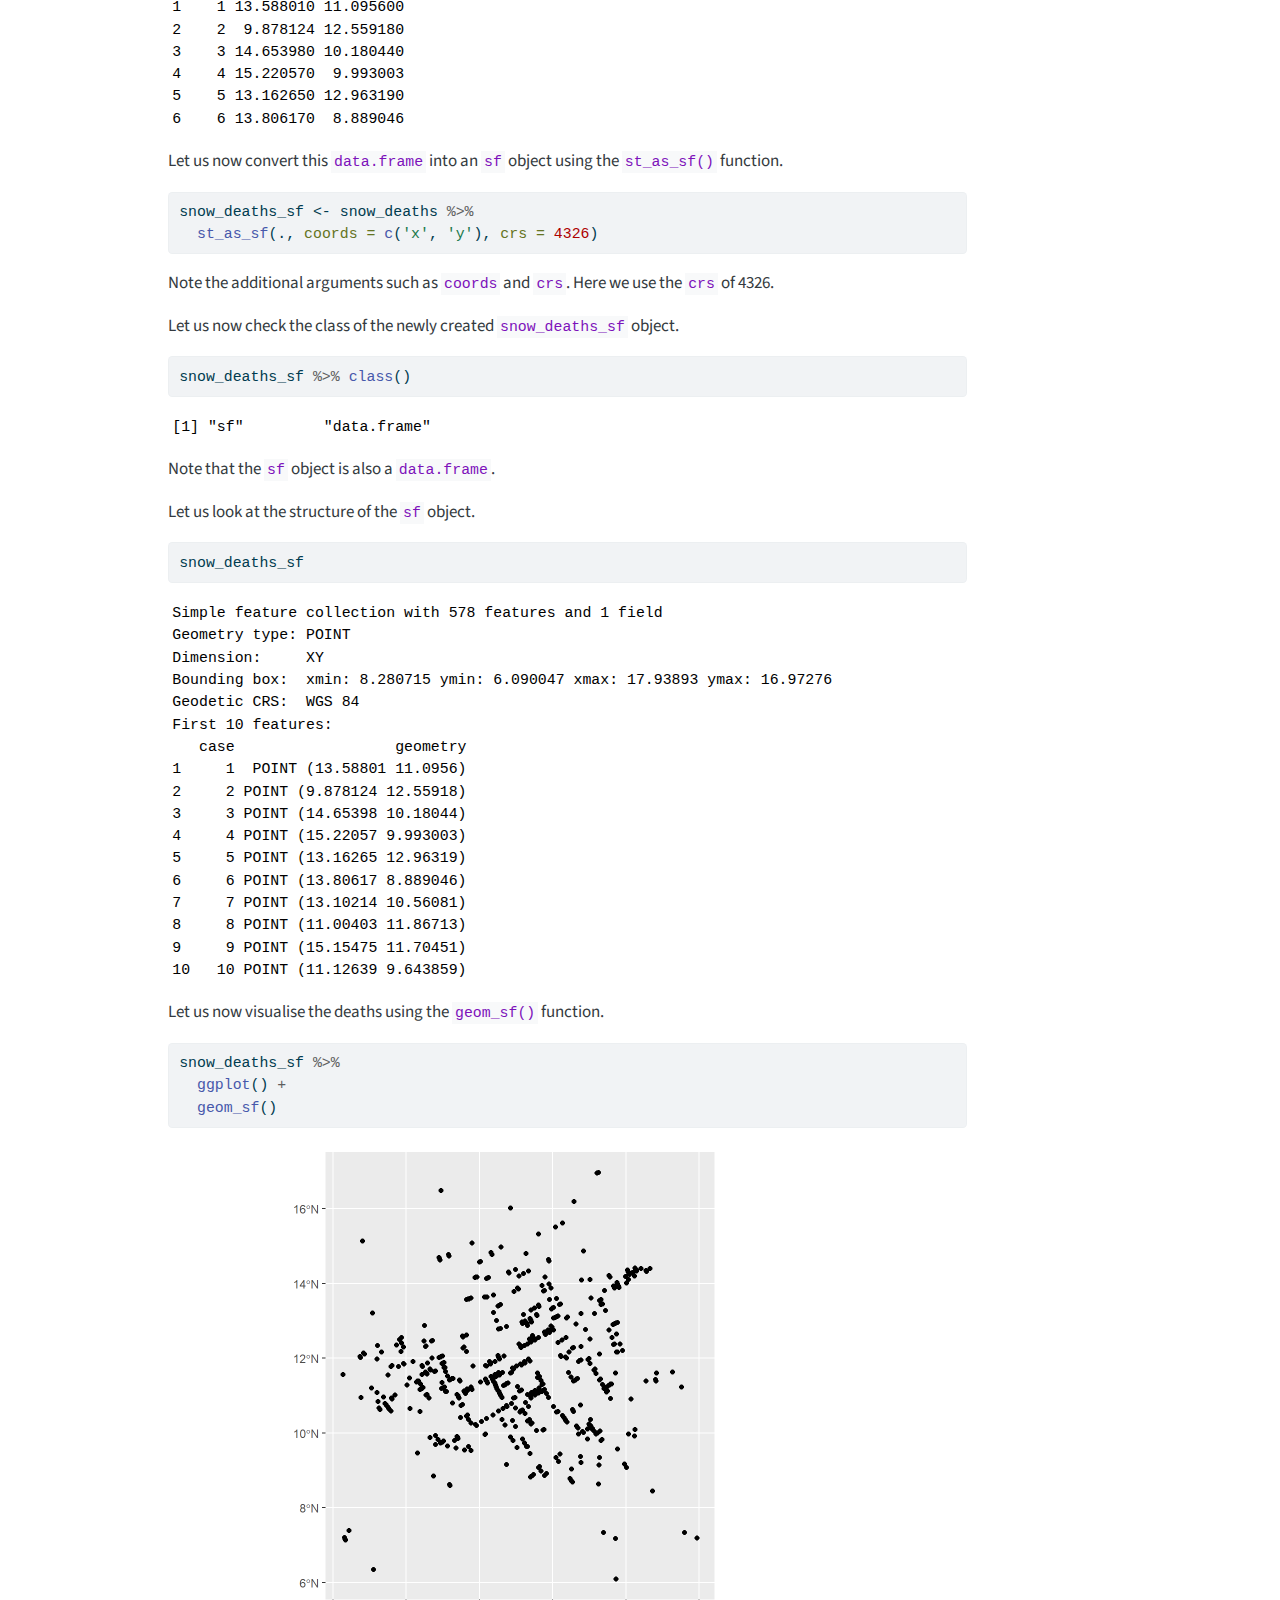
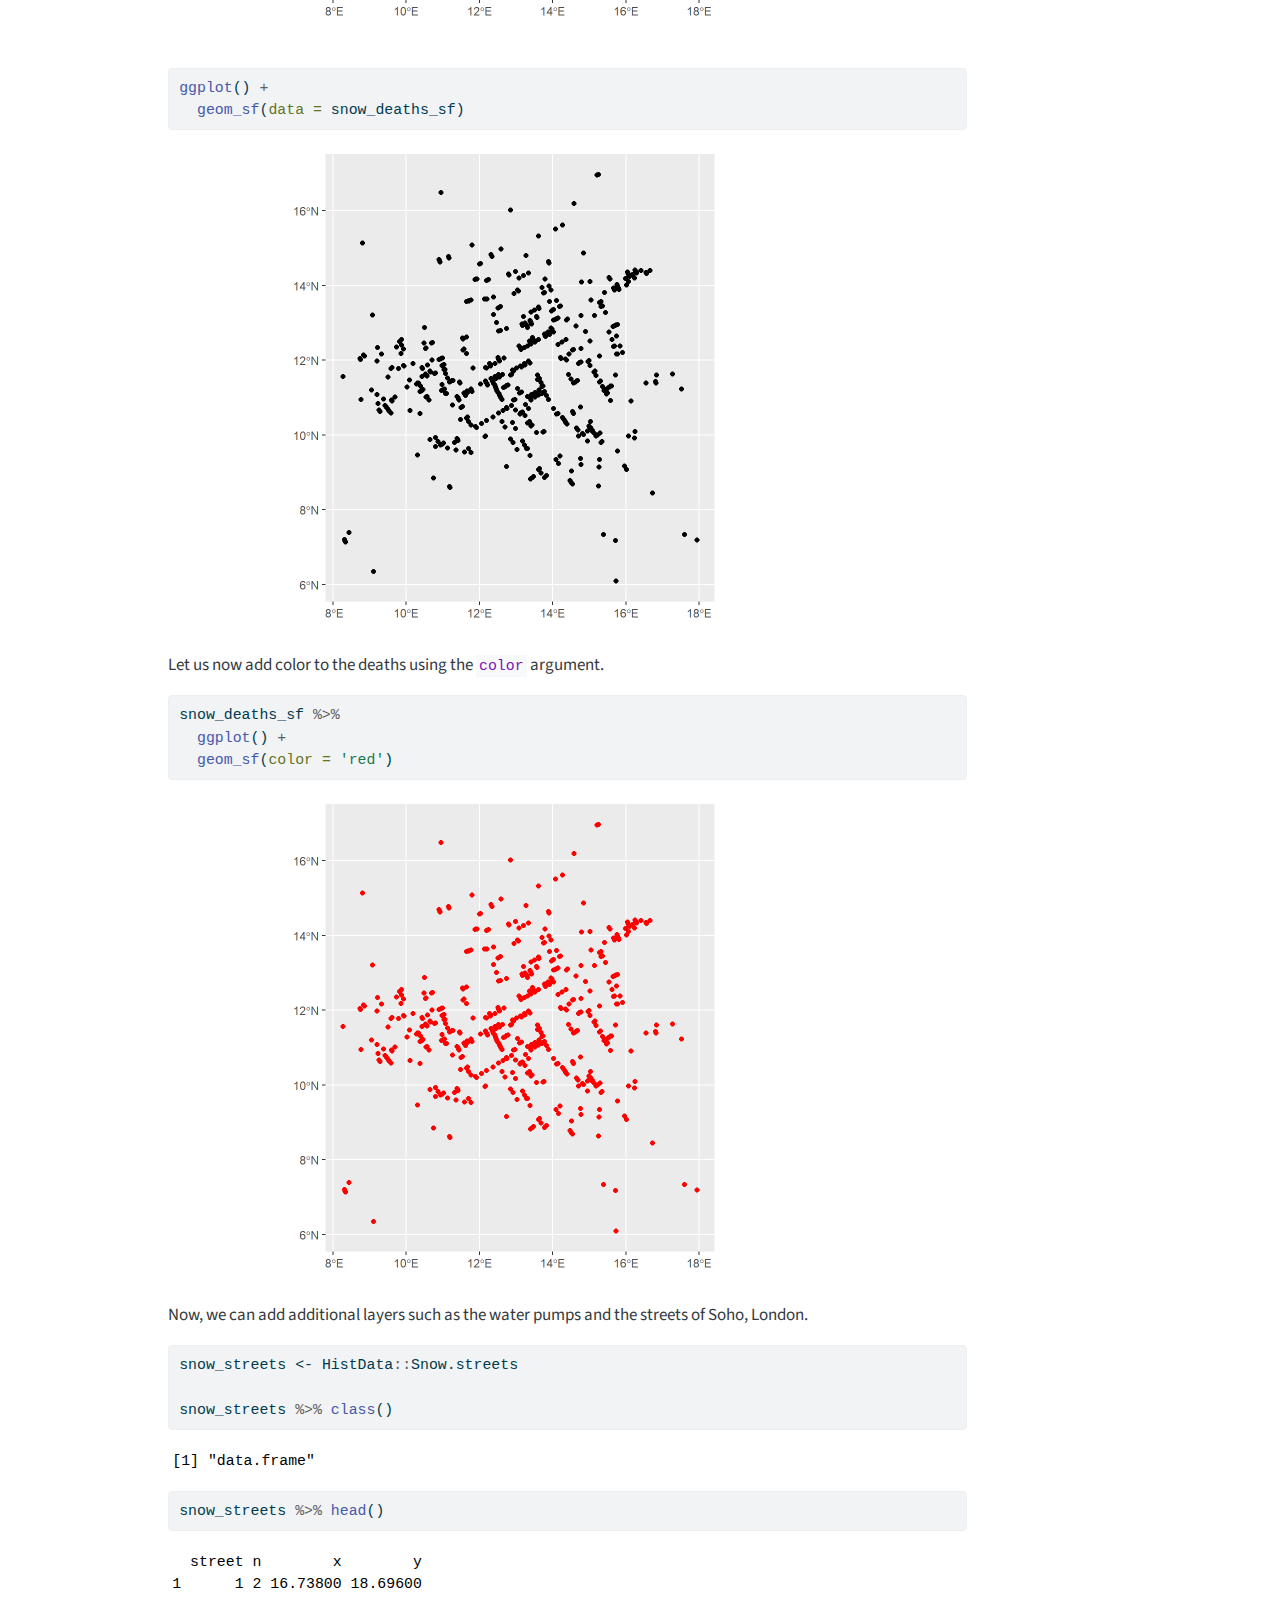
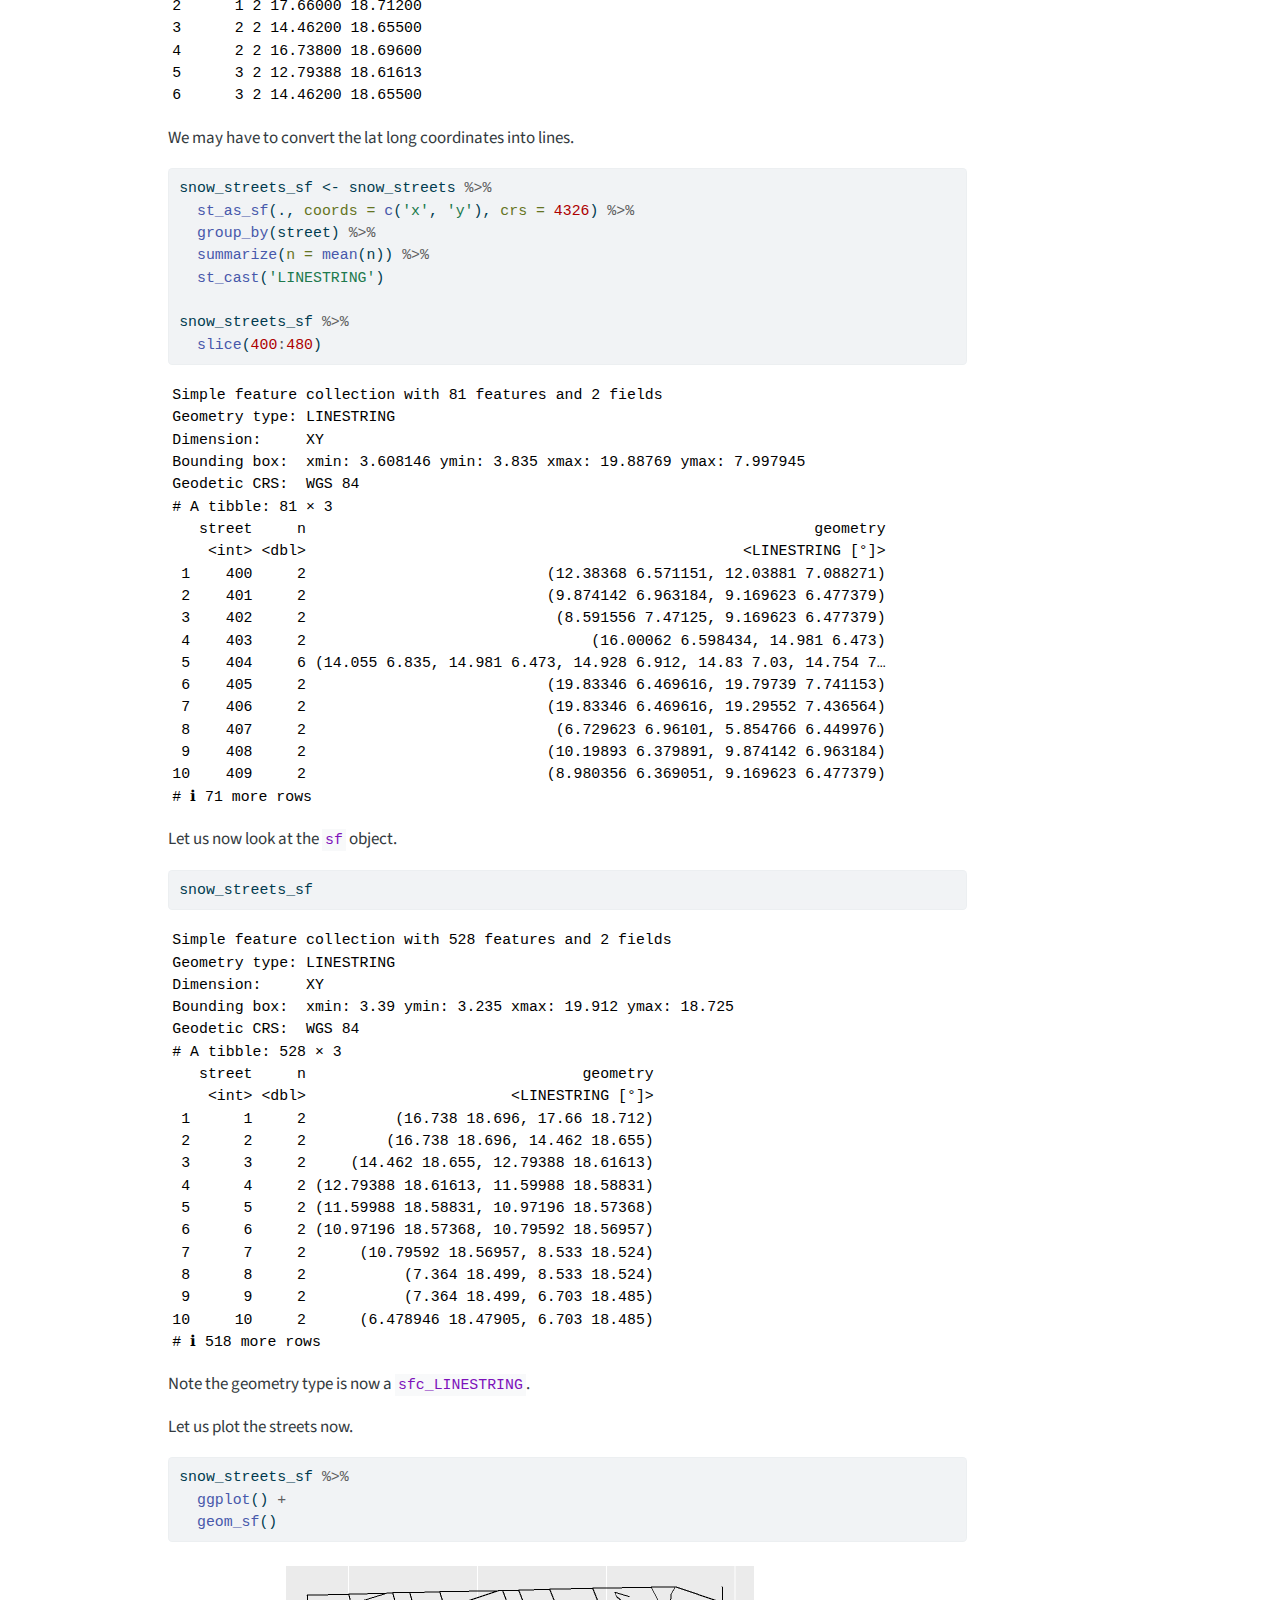
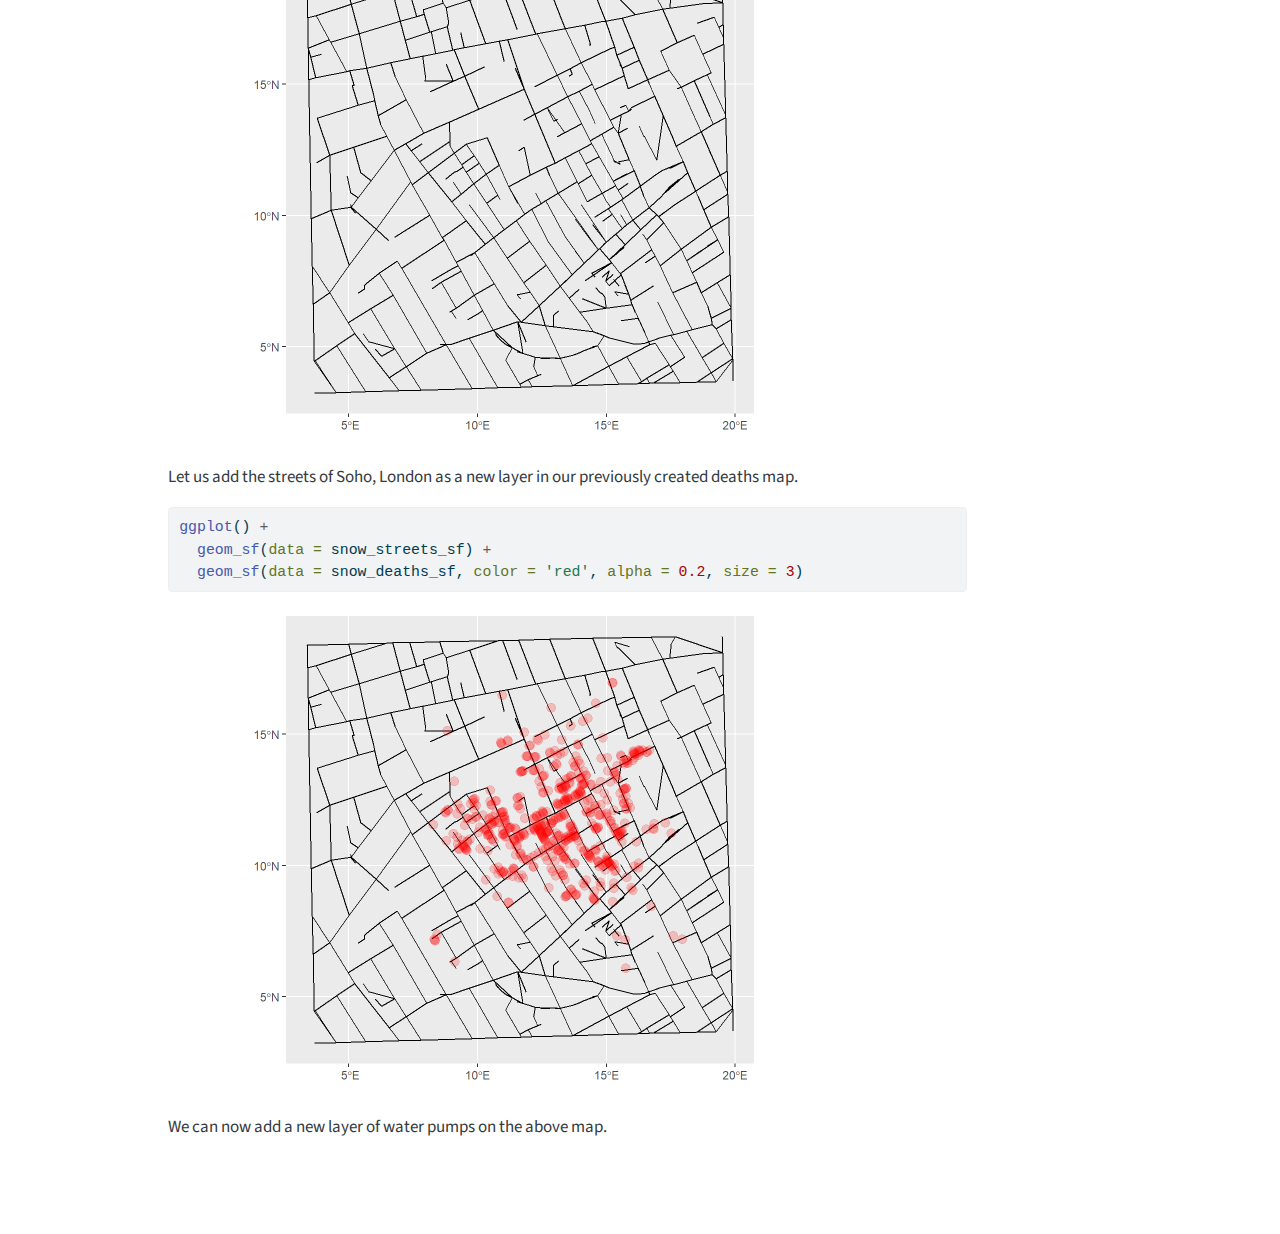
<file: docs/john_snow_map_excercise.html>
<!DOCTYPE html>
<html xmlns="http://www.w3.org/1999/xhtml" lang="en" xml:lang="en"><head>

<meta charset="utf-8">
<meta name="generator" content="quarto-1.4.529">

<meta name="viewport" content="width=device-width, initial-scale=1.0, user-scalable=yes">

<meta name="author" content="Your Name">
<meta name="dcterms.date" content="2024-07-30">

<title>GIS4PublicHealth - Recreating John Snow’s map in R</title>
<style>
code{white-space: pre-wrap;}
span.smallcaps{font-variant: small-caps;}
div.columns{display: flex; gap: min(4vw, 1.5em);}
div.column{flex: auto; overflow-x: auto;}
div.hanging-indent{margin-left: 1.5em; text-indent: -1.5em;}
ul.task-list{list-style: none;}
ul.task-list li input[type="checkbox"] {
  width: 0.8em;
  margin: 0 0.8em 0.2em -1em; /* quarto-specific, see https://github.com/quarto-dev/quarto-cli/issues/4556 */ 
  vertical-align: middle;
}
/* CSS for syntax highlighting */
pre > code.sourceCode { white-space: pre; position: relative; }
pre > code.sourceCode > span { line-height: 1.25; }
pre > code.sourceCode > span:empty { height: 1.2em; }
.sourceCode { overflow: visible; }
code.sourceCode > span { color: inherit; text-decoration: inherit; }
div.sourceCode { margin: 1em 0; }
pre.sourceCode { margin: 0; }
@media screen {
div.sourceCode { overflow: auto; }
}
@media print {
pre > code.sourceCode { white-space: pre-wrap; }
pre > code.sourceCode > span { text-indent: -5em; padding-left: 5em; }
}
pre.numberSource code
  { counter-reset: source-line 0; }
pre.numberSource code > span
  { position: relative; left: -4em; counter-increment: source-line; }
pre.numberSource code > span > a:first-child::before
  { content: counter(source-line);
    position: relative; left: -1em; text-align: right; vertical-align: baseline;
    border: none; display: inline-block;
    -webkit-touch-callout: none; -webkit-user-select: none;
    -khtml-user-select: none; -moz-user-select: none;
    -ms-user-select: none; user-select: none;
    padding: 0 4px; width: 4em;
  }
pre.numberSource { margin-left: 3em;  padding-left: 4px; }
div.sourceCode
  {   }
@media screen {
pre > code.sourceCode > span > a:first-child::before { text-decoration: underline; }
}
</style>


<script src="site_libs/quarto-nav/quarto-nav.js"></script>
<script src="site_libs/quarto-nav/headroom.min.js"></script>
<script src="site_libs/clipboard/clipboard.min.js"></script>
<script src="site_libs/quarto-search/autocomplete.umd.js"></script>
<script src="site_libs/quarto-search/fuse.min.js"></script>
<script src="site_libs/quarto-search/quarto-search.js"></script>
<meta name="quarto:offset" content="./">
<script src="site_libs/quarto-html/quarto.js"></script>
<script src="site_libs/quarto-html/popper.min.js"></script>
<script src="site_libs/quarto-html/tippy.umd.min.js"></script>
<script src="site_libs/quarto-html/anchor.min.js"></script>
<link href="site_libs/quarto-html/tippy.css" rel="stylesheet">
<link href="site_libs/quarto-html/quarto-syntax-highlighting.css" rel="stylesheet" id="quarto-text-highlighting-styles">
<script src="site_libs/bootstrap/bootstrap.min.js"></script>
<link href="site_libs/bootstrap/bootstrap-icons.css" rel="stylesheet">
<link href="site_libs/bootstrap/bootstrap.min.css" rel="stylesheet" id="quarto-bootstrap" data-mode="light">
<script id="quarto-search-options" type="application/json">{
  "location": "navbar",
  "copy-button": false,
  "collapse-after": 3,
  "panel-placement": "end",
  "type": "overlay",
  "limit": 50,
  "keyboard-shortcut": [
    "f",
    "/",
    "s"
  ],
  "show-item-context": false,
  "language": {
    "search-no-results-text": "No results",
    "search-matching-documents-text": "matching documents",
    "search-copy-link-title": "Copy link to search",
    "search-hide-matches-text": "Hide additional matches",
    "search-more-match-text": "more match in this document",
    "search-more-matches-text": "more matches in this document",
    "search-clear-button-title": "Clear",
    "search-text-placeholder": "",
    "search-detached-cancel-button-title": "Cancel",
    "search-submit-button-title": "Submit",
    "search-label": "Search"
  }
}</script>


<link rel="stylesheet" href="styles.css">
</head>

<body class="nav-fixed">

<div id="quarto-search-results"></div>
  <header id="quarto-header" class="headroom fixed-top">
    <nav class="navbar navbar-expand-lg " data-bs-theme="dark">
      <div class="navbar-container container-fluid">
      <div class="navbar-brand-container mx-auto">
    <a class="navbar-brand" href="./index.html">
    <span class="navbar-title">GIS4PublicHealth</span>
    </a>
  </div>
            <div id="quarto-search" class="" title="Search"></div>
          <button class="navbar-toggler" type="button" data-bs-toggle="collapse" data-bs-target="#navbarCollapse" aria-controls="navbarCollapse" aria-expanded="false" aria-label="Toggle navigation" onclick="if (window.quartoToggleHeadroom) { window.quartoToggleHeadroom(); }">
  <span class="navbar-toggler-icon"></span>
</button>
          <div class="collapse navbar-collapse" id="navbarCollapse">
            <ul class="navbar-nav navbar-nav-scroll me-auto">
  <li class="nav-item">
    <a class="nav-link" href="./index.html"> 
<span class="menu-text">Home</span></a>
  </li>  
  <li class="nav-item dropdown ">
    <a class="nav-link dropdown-toggle" href="#" id="nav-menu-day-three-(saturday" role="button" data-bs-toggle="dropdown" aria-expanded="false">
 <span class="menu-text">Day Three (Saturday)</span>
    </a>
    <ul class="dropdown-menu" aria-labelledby="nav-menu-day-three-(saturday">    
        <li>
    <a class="dropdown-item" href="./session1a-intro-gis-public-health_v2.html">
 <span class="dropdown-text">Intro to GIS in Public Health</span></a>
  </li>  
        <li>
    <a class="dropdown-item" href="./session1b-concepts-spatial-data-science.html">
 <span class="dropdown-text">Concepts in Spatial Data Science</span></a>
  </li>  
    </ul>
  </li>
  <li class="nav-item dropdown ">
    <a class="nav-link dropdown-toggle" href="#" id="nav-menu-day-four-(sunday" role="button" data-bs-toggle="dropdown" aria-expanded="false">
 <span class="menu-text">Day Four (Sunday)</span>
    </a>
    <ul class="dropdown-menu" aria-labelledby="nav-menu-day-four-(sunday">    
        <li>
    <a class="dropdown-item" href="./session2a-exploring-data-with-r.html">
 <span class="dropdown-text">Exploring Data with R</span></a>
  </li>  
        <li>
    <a class="dropdown-item" href="./session2b-spatial-data-vis.html">
 <span class="dropdown-text">Principles of Spatial Data Visualization</span></a>
  </li>  
        <li>
    <a class="dropdown-item" href="./session2c-intro-sf-package.html">
 <span class="dropdown-text">Introduction to the SF package</span></a>
  </li>  
    </ul>
  </li>
  <li class="nav-item dropdown ">
    <a class="nav-link dropdown-toggle" href="#" id="nav-menu-hands-on-exercises" role="button" data-bs-toggle="dropdown" aria-expanded="false">
 <span class="menu-text">Hands on Exercises</span>
    </a>
    <ul class="dropdown-menu" aria-labelledby="nav-menu-hands-on-exercises">    
        <li>
    <a class="dropdown-item" href="./exercises/hands_on_exercise_1.R">
 <span class="dropdown-text">Exercise 1</span></a>
  </li>  
        <li>
    <a class="dropdown-item" href="./exercises/hands_on_exercise_2.R">
 <span class="dropdown-text">Exercise 2</span></a>
  </li>  
        <li>
    <a class="dropdown-item" href="./exercises/hands_on_exercise_3.R">
 <span class="dropdown-text">Exercise 3</span></a>
  </li>  
        <li>
    <a class="dropdown-item" href="./exercises/hands_on_exercise_4.R">
 <span class="dropdown-text">Exercise 4</span></a>
  </li>  
        <li>
    <a class="dropdown-item" href="./exercises/john_snow_map_excercise.html">
 <span class="dropdown-text">Exercise 5</span></a>
  </li>  
        <li>
    <a class="dropdown-item" href="./exercises/hands_on_exercise_6.R">
 <span class="dropdown-text">Exercise 6</span></a>
  </li>  
        <li>
    <a class="dropdown-item" href="./exercises/hands_on_exercise_7.R">
 <span class="dropdown-text">Exercise 7</span></a>
  </li>  
        <li>
    <a class="dropdown-item" href="./exercises/SIR_SMR_assignment.html">
 <span class="dropdown-text">Exercise 8</span></a>
  </li>  
    </ul>
  </li>
  <li class="nav-item">
    <a class="nav-link" href="./about.html"> 
<span class="menu-text">About</span></a>
  </li>  
</ul>
          </div> <!-- /navcollapse -->
          <div class="quarto-navbar-tools">
</div>
      </div> <!-- /container-fluid -->
    </nav>
</header>
<!-- content -->
<div id="quarto-content" class="quarto-container page-columns page-rows-contents page-layout-article page-navbar">
<!-- sidebar -->
<!-- margin-sidebar -->
    <div id="quarto-margin-sidebar" class="sidebar margin-sidebar">
        <nav id="TOC" role="doc-toc" class="toc-active">
    <h2 id="toc-title">On this page</h2>
   
  <ul>
  <li><a href="#load-packages" id="toc-load-packages" class="nav-link active" data-scroll-target="#load-packages">Load Packages</a></li>
  <li><a href="#load-data" id="toc-load-data" class="nav-link" data-scroll-target="#load-data">Load Data</a></li>
  </ul>
</nav>
    </div>
<!-- main -->
<main class="content" id="quarto-document-content">

<header id="title-block-header" class="quarto-title-block default">
<div class="quarto-title">
<h1 class="title">Recreating John Snow’s map in R</h1>
</div>



<div class="quarto-title-meta">

    <div>
    <div class="quarto-title-meta-heading">Author</div>
    <div class="quarto-title-meta-contents">
             <p>Your Name </p>
          </div>
  </div>
    
    <div>
    <div class="quarto-title-meta-heading">Published</div>
    <div class="quarto-title-meta-contents">
      <p class="date">July 30, 2024</p>
    </div>
  </div>
  
    
  </div>
  


</header>


<section id="load-packages" class="level2">
<h2 class="anchored" data-anchor-id="load-packages">Load Packages</h2>
<div class="cell">
<div class="sourceCode cell-code" id="cb1"><pre class="sourceCode r code-with-copy"><code class="sourceCode r"><span id="cb1-1"><a href="#cb1-1" aria-hidden="true" tabindex="-1"></a><span class="fu">library</span>(tidyverse)</span></code><button title="Copy to Clipboard" class="code-copy-button"><i class="bi"></i></button></pre></div>
<div class="cell-output cell-output-stderr">
<pre><code>Warning: package 'tidyverse' was built under R version 4.4.1</code></pre>
</div>
<div class="cell-output cell-output-stderr">
<pre><code>Warning: package 'ggplot2' was built under R version 4.4.1</code></pre>
</div>
<div class="cell-output cell-output-stderr">
<pre><code>Warning: package 'tibble' was built under R version 4.4.1</code></pre>
</div>
<div class="cell-output cell-output-stderr">
<pre><code>Warning: package 'tidyr' was built under R version 4.4.1</code></pre>
</div>
<div class="cell-output cell-output-stderr">
<pre><code>Warning: package 'readr' was built under R version 4.4.1</code></pre>
</div>
<div class="cell-output cell-output-stderr">
<pre><code>Warning: package 'purrr' was built under R version 4.4.1</code></pre>
</div>
<div class="cell-output cell-output-stderr">
<pre><code>Warning: package 'dplyr' was built under R version 4.4.1</code></pre>
</div>
<div class="cell-output cell-output-stderr">
<pre><code>Warning: package 'stringr' was built under R version 4.4.1</code></pre>
</div>
<div class="cell-output cell-output-stderr">
<pre><code>Warning: package 'forcats' was built under R version 4.4.1</code></pre>
</div>
<div class="cell-output cell-output-stderr">
<pre><code>Warning: package 'lubridate' was built under R version 4.4.1</code></pre>
</div>
<div class="cell-output cell-output-stderr">
<pre><code>── Attaching core tidyverse packages ──────────────────────── tidyverse 2.0.0 ──
✔ dplyr     1.1.4     ✔ readr     2.1.5
✔ forcats   1.0.0     ✔ stringr   1.5.1
✔ ggplot2   3.5.1     ✔ tibble    3.2.1
✔ lubridate 1.9.3     ✔ tidyr     1.3.1
✔ purrr     1.0.2     
── Conflicts ────────────────────────────────────────── tidyverse_conflicts() ──
✖ dplyr::filter() masks stats::filter()
✖ dplyr::lag()    masks stats::lag()
ℹ Use the conflicted package (&lt;http://conflicted.r-lib.org/&gt;) to force all conflicts to become errors</code></pre>
</div>
<div class="sourceCode cell-code" id="cb13"><pre class="sourceCode r code-with-copy"><code class="sourceCode r"><span id="cb13-1"><a href="#cb13-1" aria-hidden="true" tabindex="-1"></a><span class="fu">library</span>(sf)</span></code><button title="Copy to Clipboard" class="code-copy-button"><i class="bi"></i></button></pre></div>
<div class="cell-output cell-output-stderr">
<pre><code>Warning: package 'sf' was built under R version 4.4.1</code></pre>
</div>
<div class="cell-output cell-output-stderr">
<pre><code>Linking to GEOS 3.12.1, GDAL 3.8.4, PROJ 9.3.1; sf_use_s2() is TRUE</code></pre>
</div>
<div class="sourceCode cell-code" id="cb16"><pre class="sourceCode r code-with-copy"><code class="sourceCode r"><span id="cb16-1"><a href="#cb16-1" aria-hidden="true" tabindex="-1"></a><span class="fu">library</span>(HistData)</span></code><button title="Copy to Clipboard" class="code-copy-button"><i class="bi"></i></button></pre></div>
<div class="cell-output cell-output-stderr">
<pre><code>Warning: package 'HistData' was built under R version 4.4.1</code></pre>
</div>
</div>
</section>
<section id="load-data" class="level1">
<h1>Load Data</h1>
<p>Lets load the <code>Snow.deaths</code> data from the <code>HistData</code> package</p>
<div class="cell">
<div class="sourceCode cell-code" id="cb18"><pre class="sourceCode r code-with-copy"><code class="sourceCode r"><span id="cb18-1"><a href="#cb18-1" aria-hidden="true" tabindex="-1"></a>snow_deaths <span class="ot">&lt;-</span> HistData<span class="sc">::</span>Snow.deaths</span>
<span id="cb18-2"><a href="#cb18-2" aria-hidden="true" tabindex="-1"></a></span>
<span id="cb18-3"><a href="#cb18-3" aria-hidden="true" tabindex="-1"></a>snow_deaths <span class="sc">%&gt;%</span> <span class="fu">class</span>()</span></code><button title="Copy to Clipboard" class="code-copy-button"><i class="bi"></i></button></pre></div>
<div class="cell-output cell-output-stdout">
<pre><code>[1] "data.frame"</code></pre>
</div>
<div class="sourceCode cell-code" id="cb20"><pre class="sourceCode r code-with-copy"><code class="sourceCode r"><span id="cb20-1"><a href="#cb20-1" aria-hidden="true" tabindex="-1"></a>snow_deaths <span class="sc">%&gt;%</span> <span class="fu">head</span>()</span></code><button title="Copy to Clipboard" class="code-copy-button"><i class="bi"></i></button></pre></div>
<div class="cell-output cell-output-stdout">
<pre><code>  case         x         y
1    1 13.588010 11.095600
2    2  9.878124 12.559180
3    3 14.653980 10.180440
4    4 15.220570  9.993003
5    5 13.162650 12.963190
6    6 13.806170  8.889046</code></pre>
</div>
</div>
<p>Let us now convert this <code>data.frame</code> into an <code>sf</code> object using the <code>st_as_sf()</code> function.</p>
<div class="cell">
<div class="sourceCode cell-code" id="cb22"><pre class="sourceCode r code-with-copy"><code class="sourceCode r"><span id="cb22-1"><a href="#cb22-1" aria-hidden="true" tabindex="-1"></a>snow_deaths_sf <span class="ot">&lt;-</span> snow_deaths <span class="sc">%&gt;%</span> </span>
<span id="cb22-2"><a href="#cb22-2" aria-hidden="true" tabindex="-1"></a>  <span class="fu">st_as_sf</span>(., <span class="at">coords =</span> <span class="fu">c</span>(<span class="st">'x'</span>, <span class="st">'y'</span>), <span class="at">crs =</span> <span class="dv">4326</span>)</span></code><button title="Copy to Clipboard" class="code-copy-button"><i class="bi"></i></button></pre></div>
</div>
<p>Note the additional arguments such as <code>coords</code> and <code>crs</code>. Here we use the <code>crs</code> of 4326.</p>
<p>Let us now check the class of the newly created <code>snow_deaths_sf</code> object.</p>
<div class="cell">
<div class="sourceCode cell-code" id="cb23"><pre class="sourceCode r code-with-copy"><code class="sourceCode r"><span id="cb23-1"><a href="#cb23-1" aria-hidden="true" tabindex="-1"></a>snow_deaths_sf <span class="sc">%&gt;%</span> <span class="fu">class</span>()</span></code><button title="Copy to Clipboard" class="code-copy-button"><i class="bi"></i></button></pre></div>
<div class="cell-output cell-output-stdout">
<pre><code>[1] "sf"         "data.frame"</code></pre>
</div>
</div>
<p>Note that the <code>sf</code> object is also a <code>data.frame</code>.</p>
<p>Let us look at the structure of the <code>sf</code> object.</p>
<div class="cell">
<div class="sourceCode cell-code" id="cb25"><pre class="sourceCode r code-with-copy"><code class="sourceCode r"><span id="cb25-1"><a href="#cb25-1" aria-hidden="true" tabindex="-1"></a>snow_deaths_sf</span></code><button title="Copy to Clipboard" class="code-copy-button"><i class="bi"></i></button></pre></div>
<div class="cell-output cell-output-stdout">
<pre><code>Simple feature collection with 578 features and 1 field
Geometry type: POINT
Dimension:     XY
Bounding box:  xmin: 8.280715 ymin: 6.090047 xmax: 17.93893 ymax: 16.97276
Geodetic CRS:  WGS 84
First 10 features:
   case                  geometry
1     1  POINT (13.58801 11.0956)
2     2 POINT (9.878124 12.55918)
3     3 POINT (14.65398 10.18044)
4     4 POINT (15.22057 9.993003)
5     5 POINT (13.16265 12.96319)
6     6 POINT (13.80617 8.889046)
7     7 POINT (13.10214 10.56081)
8     8 POINT (11.00403 11.86713)
9     9 POINT (15.15475 11.70451)
10   10 POINT (11.12639 9.643859)</code></pre>
</div>
</div>
<p>Let us now visualise the deaths using the <code>geom_sf()</code> function.</p>
<div class="cell">
<div class="sourceCode cell-code" id="cb27"><pre class="sourceCode r code-with-copy"><code class="sourceCode r"><span id="cb27-1"><a href="#cb27-1" aria-hidden="true" tabindex="-1"></a>snow_deaths_sf <span class="sc">%&gt;%</span> </span>
<span id="cb27-2"><a href="#cb27-2" aria-hidden="true" tabindex="-1"></a>  <span class="fu">ggplot</span>() <span class="sc">+</span></span>
<span id="cb27-3"><a href="#cb27-3" aria-hidden="true" tabindex="-1"></a>  <span class="fu">geom_sf</span>() </span></code><button title="Copy to Clipboard" class="code-copy-button"><i class="bi"></i></button></pre></div>
<div class="cell-output-display">
<div>
<figure class="figure">
<p><img src="john_snow_map_excercise_files/figure-html/unnamed-chunk-6-1.png" class="img-fluid figure-img" width="672"></p>
</figure>
</div>
</div>
<div class="sourceCode cell-code" id="cb28"><pre class="sourceCode r code-with-copy"><code class="sourceCode r"><span id="cb28-1"><a href="#cb28-1" aria-hidden="true" tabindex="-1"></a><span class="fu">ggplot</span>() <span class="sc">+</span></span>
<span id="cb28-2"><a href="#cb28-2" aria-hidden="true" tabindex="-1"></a>  <span class="fu">geom_sf</span>(<span class="at">data =</span> snow_deaths_sf)</span></code><button title="Copy to Clipboard" class="code-copy-button"><i class="bi"></i></button></pre></div>
<div class="cell-output-display">
<div>
<figure class="figure">
<p><img src="john_snow_map_excercise_files/figure-html/unnamed-chunk-6-2.png" class="img-fluid figure-img" width="672"></p>
</figure>
</div>
</div>
</div>
<p>Let us now add color to the deaths using the <code>color</code> argument.</p>
<div class="cell">
<div class="sourceCode cell-code" id="cb29"><pre class="sourceCode r code-with-copy"><code class="sourceCode r"><span id="cb29-1"><a href="#cb29-1" aria-hidden="true" tabindex="-1"></a>snow_deaths_sf <span class="sc">%&gt;%</span> </span>
<span id="cb29-2"><a href="#cb29-2" aria-hidden="true" tabindex="-1"></a>  <span class="fu">ggplot</span>() <span class="sc">+</span></span>
<span id="cb29-3"><a href="#cb29-3" aria-hidden="true" tabindex="-1"></a>  <span class="fu">geom_sf</span>(<span class="at">color =</span> <span class="st">'red'</span>) </span></code><button title="Copy to Clipboard" class="code-copy-button"><i class="bi"></i></button></pre></div>
<div class="cell-output-display">
<div>
<figure class="figure">
<p><img src="john_snow_map_excercise_files/figure-html/unnamed-chunk-7-1.png" class="img-fluid figure-img" width="672"></p>
</figure>
</div>
</div>
</div>
<p>Now, we can add additional layers such as the water pumps and the streets of Soho, London.</p>
<div class="cell">
<div class="sourceCode cell-code" id="cb30"><pre class="sourceCode r code-with-copy"><code class="sourceCode r"><span id="cb30-1"><a href="#cb30-1" aria-hidden="true" tabindex="-1"></a>snow_streets <span class="ot">&lt;-</span> HistData<span class="sc">::</span>Snow.streets</span>
<span id="cb30-2"><a href="#cb30-2" aria-hidden="true" tabindex="-1"></a></span>
<span id="cb30-3"><a href="#cb30-3" aria-hidden="true" tabindex="-1"></a>snow_streets <span class="sc">%&gt;%</span> <span class="fu">class</span>()</span></code><button title="Copy to Clipboard" class="code-copy-button"><i class="bi"></i></button></pre></div>
<div class="cell-output cell-output-stdout">
<pre><code>[1] "data.frame"</code></pre>
</div>
<div class="sourceCode cell-code" id="cb32"><pre class="sourceCode r code-with-copy"><code class="sourceCode r"><span id="cb32-1"><a href="#cb32-1" aria-hidden="true" tabindex="-1"></a>snow_streets <span class="sc">%&gt;%</span> <span class="fu">head</span>()</span></code><button title="Copy to Clipboard" class="code-copy-button"><i class="bi"></i></button></pre></div>
<div class="cell-output cell-output-stdout">
<pre><code>  street n        x        y
1      1 2 16.73800 18.69600
2      1 2 17.66000 18.71200
3      2 2 14.46200 18.65500
4      2 2 16.73800 18.69600
5      3 2 12.79388 18.61613
6      3 2 14.46200 18.65500</code></pre>
</div>
</div>
<p>We may have to convert the lat long coordinates into lines.</p>
<div class="cell">
<div class="sourceCode cell-code" id="cb34"><pre class="sourceCode r code-with-copy"><code class="sourceCode r"><span id="cb34-1"><a href="#cb34-1" aria-hidden="true" tabindex="-1"></a>snow_streets_sf <span class="ot">&lt;-</span> snow_streets <span class="sc">%&gt;%</span> </span>
<span id="cb34-2"><a href="#cb34-2" aria-hidden="true" tabindex="-1"></a>  <span class="fu">st_as_sf</span>(., <span class="at">coords =</span> <span class="fu">c</span>(<span class="st">'x'</span>, <span class="st">'y'</span>), <span class="at">crs =</span> <span class="dv">4326</span>) <span class="sc">%&gt;%</span> </span>
<span id="cb34-3"><a href="#cb34-3" aria-hidden="true" tabindex="-1"></a>  <span class="fu">group_by</span>(street) <span class="sc">%&gt;%</span> </span>
<span id="cb34-4"><a href="#cb34-4" aria-hidden="true" tabindex="-1"></a>  <span class="fu">summarize</span>(<span class="at">n =</span> <span class="fu">mean</span>(n)) <span class="sc">%&gt;%</span> </span>
<span id="cb34-5"><a href="#cb34-5" aria-hidden="true" tabindex="-1"></a>  <span class="fu">st_cast</span>(<span class="st">'LINESTRING'</span>)</span>
<span id="cb34-6"><a href="#cb34-6" aria-hidden="true" tabindex="-1"></a></span>
<span id="cb34-7"><a href="#cb34-7" aria-hidden="true" tabindex="-1"></a>snow_streets_sf <span class="sc">%&gt;%</span> </span>
<span id="cb34-8"><a href="#cb34-8" aria-hidden="true" tabindex="-1"></a>  <span class="fu">slice</span>(<span class="dv">400</span><span class="sc">:</span><span class="dv">480</span>)</span></code><button title="Copy to Clipboard" class="code-copy-button"><i class="bi"></i></button></pre></div>
<div class="cell-output cell-output-stdout">
<pre><code>Simple feature collection with 81 features and 2 fields
Geometry type: LINESTRING
Dimension:     XY
Bounding box:  xmin: 3.608146 ymin: 3.835 xmax: 19.88769 ymax: 7.997945
Geodetic CRS:  WGS 84
# A tibble: 81 × 3
   street     n                                                         geometry
    &lt;int&gt; &lt;dbl&gt;                                                 &lt;LINESTRING [°]&gt;
 1    400     2                           (12.38368 6.571151, 12.03881 7.088271)
 2    401     2                           (9.874142 6.963184, 9.169623 6.477379)
 3    402     2                            (8.591556 7.47125, 9.169623 6.477379)
 4    403     2                                (16.00062 6.598434, 14.981 6.473)
 5    404     6 (14.055 6.835, 14.981 6.473, 14.928 6.912, 14.83 7.03, 14.754 7…
 6    405     2                           (19.83346 6.469616, 19.79739 7.741153)
 7    406     2                           (19.83346 6.469616, 19.29552 7.436564)
 8    407     2                            (6.729623 6.96101, 5.854766 6.449976)
 9    408     2                           (10.19893 6.379891, 9.874142 6.963184)
10    409     2                           (8.980356 6.369051, 9.169623 6.477379)
# ℹ 71 more rows</code></pre>
</div>
</div>
<p>Let us now look at the <code>sf</code> object.</p>
<div class="cell">
<div class="sourceCode cell-code" id="cb36"><pre class="sourceCode r code-with-copy"><code class="sourceCode r"><span id="cb36-1"><a href="#cb36-1" aria-hidden="true" tabindex="-1"></a>snow_streets_sf</span></code><button title="Copy to Clipboard" class="code-copy-button"><i class="bi"></i></button></pre></div>
<div class="cell-output cell-output-stdout">
<pre><code>Simple feature collection with 528 features and 2 fields
Geometry type: LINESTRING
Dimension:     XY
Bounding box:  xmin: 3.39 ymin: 3.235 xmax: 19.912 ymax: 18.725
Geodetic CRS:  WGS 84
# A tibble: 528 × 3
   street     n                               geometry
    &lt;int&gt; &lt;dbl&gt;                       &lt;LINESTRING [°]&gt;
 1      1     2          (16.738 18.696, 17.66 18.712)
 2      2     2         (16.738 18.696, 14.462 18.655)
 3      3     2     (14.462 18.655, 12.79388 18.61613)
 4      4     2 (12.79388 18.61613, 11.59988 18.58831)
 5      5     2 (11.59988 18.58831, 10.97196 18.57368)
 6      6     2 (10.97196 18.57368, 10.79592 18.56957)
 7      7     2      (10.79592 18.56957, 8.533 18.524)
 8      8     2           (7.364 18.499, 8.533 18.524)
 9      9     2           (7.364 18.499, 6.703 18.485)
10     10     2      (6.478946 18.47905, 6.703 18.485)
# ℹ 518 more rows</code></pre>
</div>
</div>
<p>Note the geometry type is now a <code>sfc_LINESTRING</code>.</p>
<p>Let us plot the streets now.</p>
<div class="cell">
<div class="sourceCode cell-code" id="cb38"><pre class="sourceCode r code-with-copy"><code class="sourceCode r"><span id="cb38-1"><a href="#cb38-1" aria-hidden="true" tabindex="-1"></a>snow_streets_sf <span class="sc">%&gt;%</span> </span>
<span id="cb38-2"><a href="#cb38-2" aria-hidden="true" tabindex="-1"></a>  <span class="fu">ggplot</span>() <span class="sc">+</span> </span>
<span id="cb38-3"><a href="#cb38-3" aria-hidden="true" tabindex="-1"></a>  <span class="fu">geom_sf</span>()</span></code><button title="Copy to Clipboard" class="code-copy-button"><i class="bi"></i></button></pre></div>
<div class="cell-output-display">
<div>
<figure class="figure">
<p><img src="john_snow_map_excercise_files/figure-html/unnamed-chunk-11-1.png" class="img-fluid figure-img" width="672"></p>
</figure>
</div>
</div>
</div>
<p>Let us add the streets of Soho, London as a new layer in our previously created deaths map.</p>
<div class="cell">
<div class="sourceCode cell-code" id="cb39"><pre class="sourceCode r code-with-copy"><code class="sourceCode r"><span id="cb39-1"><a href="#cb39-1" aria-hidden="true" tabindex="-1"></a><span class="fu">ggplot</span>() <span class="sc">+</span></span>
<span id="cb39-2"><a href="#cb39-2" aria-hidden="true" tabindex="-1"></a>  <span class="fu">geom_sf</span>(<span class="at">data =</span> snow_streets_sf) <span class="sc">+</span></span>
<span id="cb39-3"><a href="#cb39-3" aria-hidden="true" tabindex="-1"></a>  <span class="fu">geom_sf</span>(<span class="at">data =</span> snow_deaths_sf, <span class="at">color =</span> <span class="st">'red'</span>, <span class="at">alpha =</span> <span class="fl">0.2</span>, <span class="at">size =</span> <span class="dv">3</span>)</span></code><button title="Copy to Clipboard" class="code-copy-button"><i class="bi"></i></button></pre></div>
<div class="cell-output-display">
<div>
<figure class="figure">
<p><img src="john_snow_map_excercise_files/figure-html/unnamed-chunk-12-1.png" class="img-fluid figure-img" width="672"></p>
</figure>
</div>
</div>
</div>
<p>We can now add a new layer of water pumps on the above map.</p>


</section>

</main> <!-- /main -->
<script id="quarto-html-after-body" type="application/javascript">
window.document.addEventListener("DOMContentLoaded", function (event) {
  const toggleBodyColorMode = (bsSheetEl) => {
    const mode = bsSheetEl.getAttribute("data-mode");
    const bodyEl = window.document.querySelector("body");
    if (mode === "dark") {
      bodyEl.classList.add("quarto-dark");
      bodyEl.classList.remove("quarto-light");
    } else {
      bodyEl.classList.add("quarto-light");
      bodyEl.classList.remove("quarto-dark");
    }
  }
  const toggleBodyColorPrimary = () => {
    const bsSheetEl = window.document.querySelector("link#quarto-bootstrap");
    if (bsSheetEl) {
      toggleBodyColorMode(bsSheetEl);
    }
  }
  toggleBodyColorPrimary();  
  const icon = "";
  const anchorJS = new window.AnchorJS();
  anchorJS.options = {
    placement: 'right',
    icon: icon
  };
  anchorJS.add('.anchored');
  const isCodeAnnotation = (el) => {
    for (const clz of el.classList) {
      if (clz.startsWith('code-annotation-')) {                     
        return true;
      }
    }
    return false;
  }
  const clipboard = new window.ClipboardJS('.code-copy-button', {
    text: function(trigger) {
      const codeEl = trigger.previousElementSibling.cloneNode(true);
      for (const childEl of codeEl.children) {
        if (isCodeAnnotation(childEl)) {
          childEl.remove();
        }
      }
      return codeEl.innerText;
    }
  });
  clipboard.on('success', function(e) {
    // button target
    const button = e.trigger;
    // don't keep focus
    button.blur();
    // flash "checked"
    button.classList.add('code-copy-button-checked');
    var currentTitle = button.getAttribute("title");
    button.setAttribute("title", "Copied!");
    let tooltip;
    if (window.bootstrap) {
      button.setAttribute("data-bs-toggle", "tooltip");
      button.setAttribute("data-bs-placement", "left");
      button.setAttribute("data-bs-title", "Copied!");
      tooltip = new bootstrap.Tooltip(button, 
        { trigger: "manual", 
          customClass: "code-copy-button-tooltip",
          offset: [0, -8]});
      tooltip.show();    
    }
    setTimeout(function() {
      if (tooltip) {
        tooltip.hide();
        button.removeAttribute("data-bs-title");
        button.removeAttribute("data-bs-toggle");
        button.removeAttribute("data-bs-placement");
      }
      button.setAttribute("title", currentTitle);
      button.classList.remove('code-copy-button-checked');
    }, 1000);
    // clear code selection
    e.clearSelection();
  });
  function tippyHover(el, contentFn, onTriggerFn, onUntriggerFn) {
    const config = {
      allowHTML: true,
      maxWidth: 500,
      delay: 100,
      arrow: false,
      appendTo: function(el) {
          return el.parentElement;
      },
      interactive: true,
      interactiveBorder: 10,
      theme: 'quarto',
      placement: 'bottom-start',
    };
    if (contentFn) {
      config.content = contentFn;
    }
    if (onTriggerFn) {
      config.onTrigger = onTriggerFn;
    }
    if (onUntriggerFn) {
      config.onUntrigger = onUntriggerFn;
    }
    window.tippy(el, config); 
  }
  const noterefs = window.document.querySelectorAll('a[role="doc-noteref"]');
  for (var i=0; i<noterefs.length; i++) {
    const ref = noterefs[i];
    tippyHover(ref, function() {
      // use id or data attribute instead here
      let href = ref.getAttribute('data-footnote-href') || ref.getAttribute('href');
      try { href = new URL(href).hash; } catch {}
      const id = href.replace(/^#\/?/, "");
      const note = window.document.getElementById(id);
      return note.innerHTML;
    });
  }
  const xrefs = window.document.querySelectorAll('a.quarto-xref');
  const processXRef = (id, note) => {
    // Strip column container classes
    const stripColumnClz = (el) => {
      el.classList.remove("page-full", "page-columns");
      if (el.children) {
        for (const child of el.children) {
          stripColumnClz(child);
        }
      }
    }
    stripColumnClz(note)
    if (id === null || id.startsWith('sec-')) {
      // Special case sections, only their first couple elements
      const container = document.createElement("div");
      if (note.children && note.children.length > 2) {
        container.appendChild(note.children[0].cloneNode(true));
        for (let i = 1; i < note.children.length; i++) {
          const child = note.children[i];
          if (child.tagName === "P" && child.innerText === "") {
            continue;
          } else {
            container.appendChild(child.cloneNode(true));
            break;
          }
        }
        if (window.Quarto?.typesetMath) {
          window.Quarto.typesetMath(container);
        }
        return container.innerHTML
      } else {
        if (window.Quarto?.typesetMath) {
          window.Quarto.typesetMath(note);
        }
        return note.innerHTML;
      }
    } else {
      // Remove any anchor links if they are present
      const anchorLink = note.querySelector('a.anchorjs-link');
      if (anchorLink) {
        anchorLink.remove();
      }
      if (window.Quarto?.typesetMath) {
        window.Quarto.typesetMath(note);
      }
      return note.innerHTML;
    }
  }
  for (var i=0; i<xrefs.length; i++) {
    const xref = xrefs[i];
    tippyHover(xref, undefined, function(instance) {
      instance.disable();
      let url = xref.getAttribute('href');
      let hash = undefined; 
      if (url.startsWith('#')) {
        hash = url;
      } else {
        try { hash = new URL(url).hash; } catch {}
      }
      if (hash) {
        const id = hash.replace(/^#\/?/, "");
        const note = window.document.getElementById(id);
        if (note !== null) {
          try {
            const html = processXRef(id, note.cloneNode(true));
            instance.setContent(html);
          } finally {
            instance.enable();
            instance.show();
          }
        } else {
          // See if we can fetch this
          fetch(url.split('#')[0])
          .then(res => res.text())
          .then(html => {
            const parser = new DOMParser();
            const htmlDoc = parser.parseFromString(html, "text/html");
            const note = htmlDoc.getElementById(id);
            if (note !== null) {
              const html = processXRef(id, note);
              instance.setContent(html);
            } 
          }).finally(() => {
            instance.enable();
            instance.show();
          });
        }
      } else {
        // See if we can fetch a full url (with no hash to target)
        // This is a special case and we should probably do some content thinning / targeting
        fetch(url)
        .then(res => res.text())
        .then(html => {
          const parser = new DOMParser();
          const htmlDoc = parser.parseFromString(html, "text/html");
          const note = htmlDoc.querySelector('main.content');
          if (note !== null) {
            // This should only happen for chapter cross references
            // (since there is no id in the URL)
            // remove the first header
            if (note.children.length > 0 && note.children[0].tagName === "HEADER") {
              note.children[0].remove();
            }
            const html = processXRef(null, note);
            instance.setContent(html);
          } 
        }).finally(() => {
          instance.enable();
          instance.show();
        });
      }
    }, function(instance) {
    });
  }
      let selectedAnnoteEl;
      const selectorForAnnotation = ( cell, annotation) => {
        let cellAttr = 'data-code-cell="' + cell + '"';
        let lineAttr = 'data-code-annotation="' +  annotation + '"';
        const selector = 'span[' + cellAttr + '][' + lineAttr + ']';
        return selector;
      }
      const selectCodeLines = (annoteEl) => {
        const doc = window.document;
        const targetCell = annoteEl.getAttribute("data-target-cell");
        const targetAnnotation = annoteEl.getAttribute("data-target-annotation");
        const annoteSpan = window.document.querySelector(selectorForAnnotation(targetCell, targetAnnotation));
        const lines = annoteSpan.getAttribute("data-code-lines").split(",");
        const lineIds = lines.map((line) => {
          return targetCell + "-" + line;
        })
        let top = null;
        let height = null;
        let parent = null;
        if (lineIds.length > 0) {
            //compute the position of the single el (top and bottom and make a div)
            const el = window.document.getElementById(lineIds[0]);
            top = el.offsetTop;
            height = el.offsetHeight;
            parent = el.parentElement.parentElement;
          if (lineIds.length > 1) {
            const lastEl = window.document.getElementById(lineIds[lineIds.length - 1]);
            const bottom = lastEl.offsetTop + lastEl.offsetHeight;
            height = bottom - top;
          }
          if (top !== null && height !== null && parent !== null) {
            // cook up a div (if necessary) and position it 
            let div = window.document.getElementById("code-annotation-line-highlight");
            if (div === null) {
              div = window.document.createElement("div");
              div.setAttribute("id", "code-annotation-line-highlight");
              div.style.position = 'absolute';
              parent.appendChild(div);
            }
            div.style.top = top - 2 + "px";
            div.style.height = height + 4 + "px";
            div.style.left = 0;
            let gutterDiv = window.document.getElementById("code-annotation-line-highlight-gutter");
            if (gutterDiv === null) {
              gutterDiv = window.document.createElement("div");
              gutterDiv.setAttribute("id", "code-annotation-line-highlight-gutter");
              gutterDiv.style.position = 'absolute';
              const codeCell = window.document.getElementById(targetCell);
              const gutter = codeCell.querySelector('.code-annotation-gutter');
              gutter.appendChild(gutterDiv);
            }
            gutterDiv.style.top = top - 2 + "px";
            gutterDiv.style.height = height + 4 + "px";
          }
          selectedAnnoteEl = annoteEl;
        }
      };
      const unselectCodeLines = () => {
        const elementsIds = ["code-annotation-line-highlight", "code-annotation-line-highlight-gutter"];
        elementsIds.forEach((elId) => {
          const div = window.document.getElementById(elId);
          if (div) {
            div.remove();
          }
        });
        selectedAnnoteEl = undefined;
      };
        // Handle positioning of the toggle
    window.addEventListener(
      "resize",
      throttle(() => {
        elRect = undefined;
        if (selectedAnnoteEl) {
          selectCodeLines(selectedAnnoteEl);
        }
      }, 10)
    );
    function throttle(fn, ms) {
    let throttle = false;
    let timer;
      return (...args) => {
        if(!throttle) { // first call gets through
            fn.apply(this, args);
            throttle = true;
        } else { // all the others get throttled
            if(timer) clearTimeout(timer); // cancel #2
            timer = setTimeout(() => {
              fn.apply(this, args);
              timer = throttle = false;
            }, ms);
        }
      };
    }
      // Attach click handler to the DT
      const annoteDls = window.document.querySelectorAll('dt[data-target-cell]');
      for (const annoteDlNode of annoteDls) {
        annoteDlNode.addEventListener('click', (event) => {
          const clickedEl = event.target;
          if (clickedEl !== selectedAnnoteEl) {
            unselectCodeLines();
            const activeEl = window.document.querySelector('dt[data-target-cell].code-annotation-active');
            if (activeEl) {
              activeEl.classList.remove('code-annotation-active');
            }
            selectCodeLines(clickedEl);
            clickedEl.classList.add('code-annotation-active');
          } else {
            // Unselect the line
            unselectCodeLines();
            clickedEl.classList.remove('code-annotation-active');
          }
        });
      }
  const findCites = (el) => {
    const parentEl = el.parentElement;
    if (parentEl) {
      const cites = parentEl.dataset.cites;
      if (cites) {
        return {
          el,
          cites: cites.split(' ')
        };
      } else {
        return findCites(el.parentElement)
      }
    } else {
      return undefined;
    }
  };
  var bibliorefs = window.document.querySelectorAll('a[role="doc-biblioref"]');
  for (var i=0; i<bibliorefs.length; i++) {
    const ref = bibliorefs[i];
    const citeInfo = findCites(ref);
    if (citeInfo) {
      tippyHover(citeInfo.el, function() {
        var popup = window.document.createElement('div');
        citeInfo.cites.forEach(function(cite) {
          var citeDiv = window.document.createElement('div');
          citeDiv.classList.add('hanging-indent');
          citeDiv.classList.add('csl-entry');
          var biblioDiv = window.document.getElementById('ref-' + cite);
          if (biblioDiv) {
            citeDiv.innerHTML = biblioDiv.innerHTML;
          }
          popup.appendChild(citeDiv);
        });
        return popup.innerHTML;
      });
    }
  }
});
</script>
</div> <!-- /content -->




</body></html>
</file>
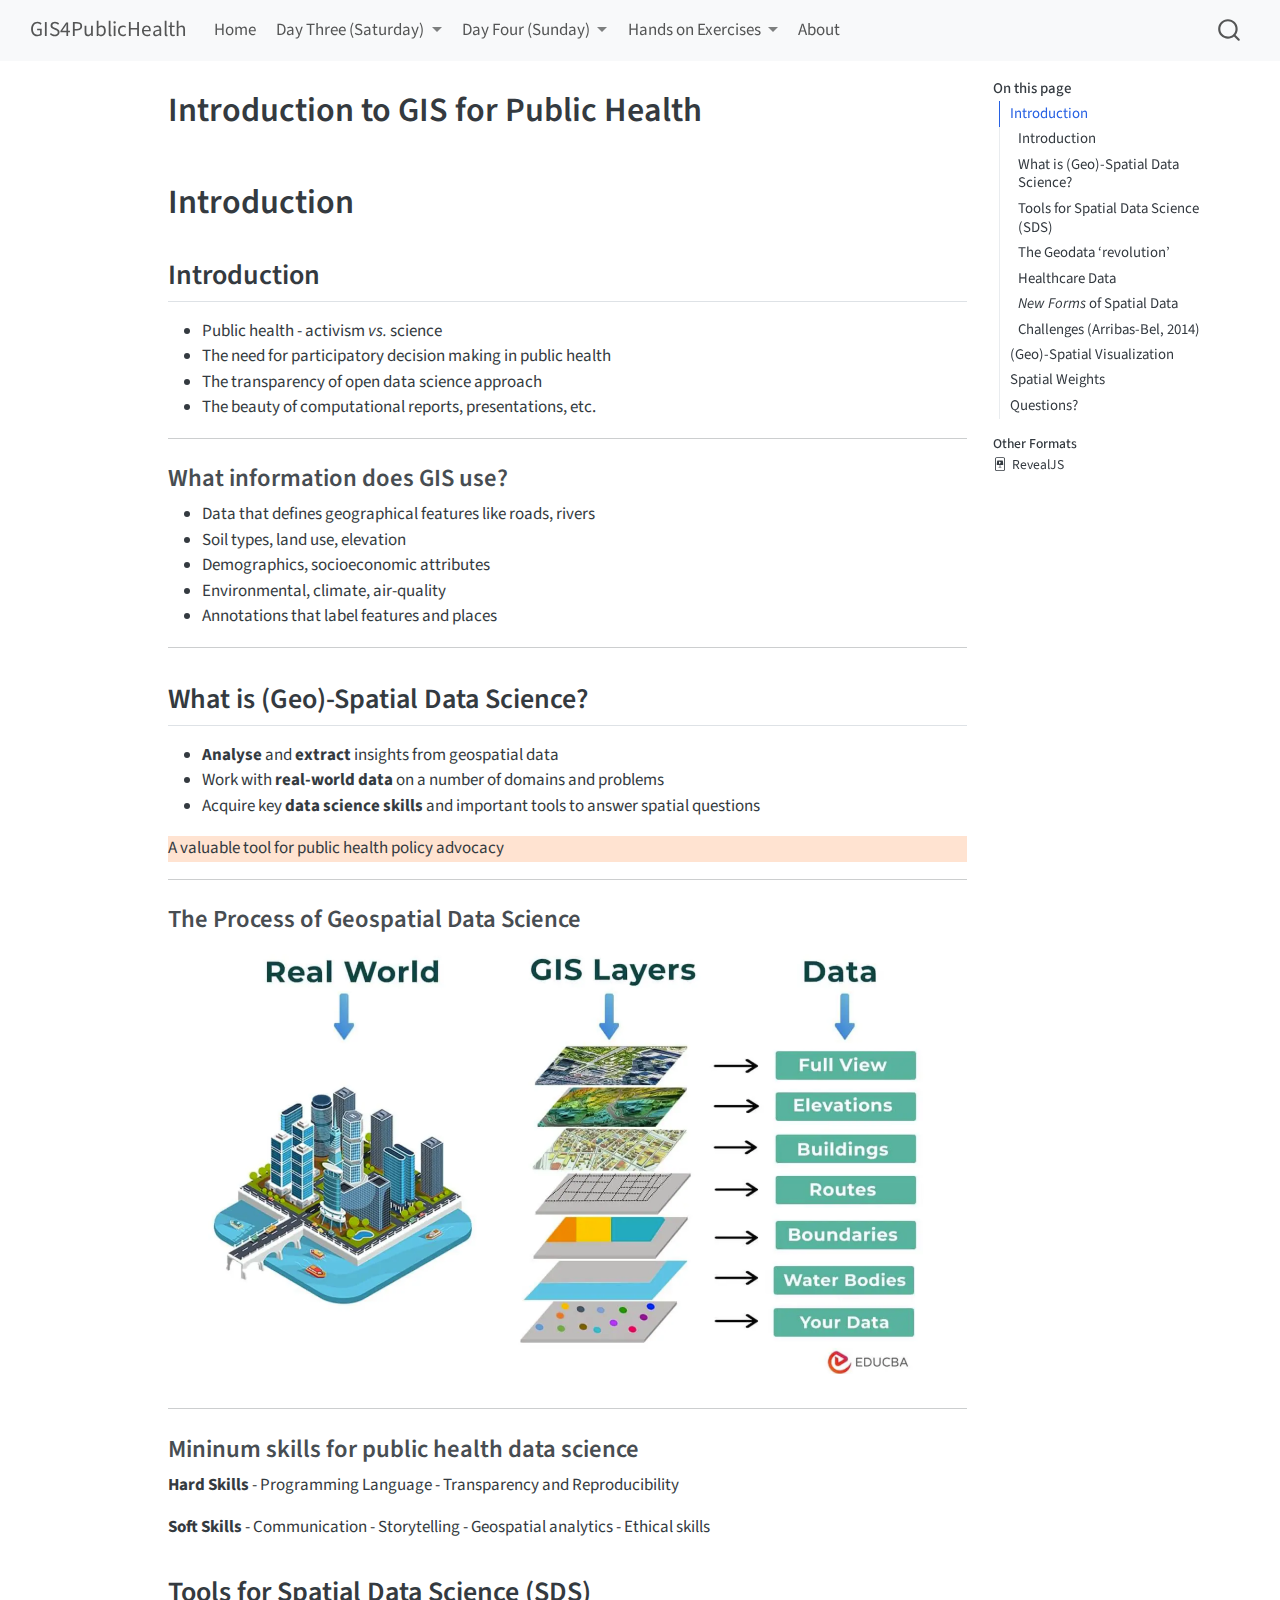
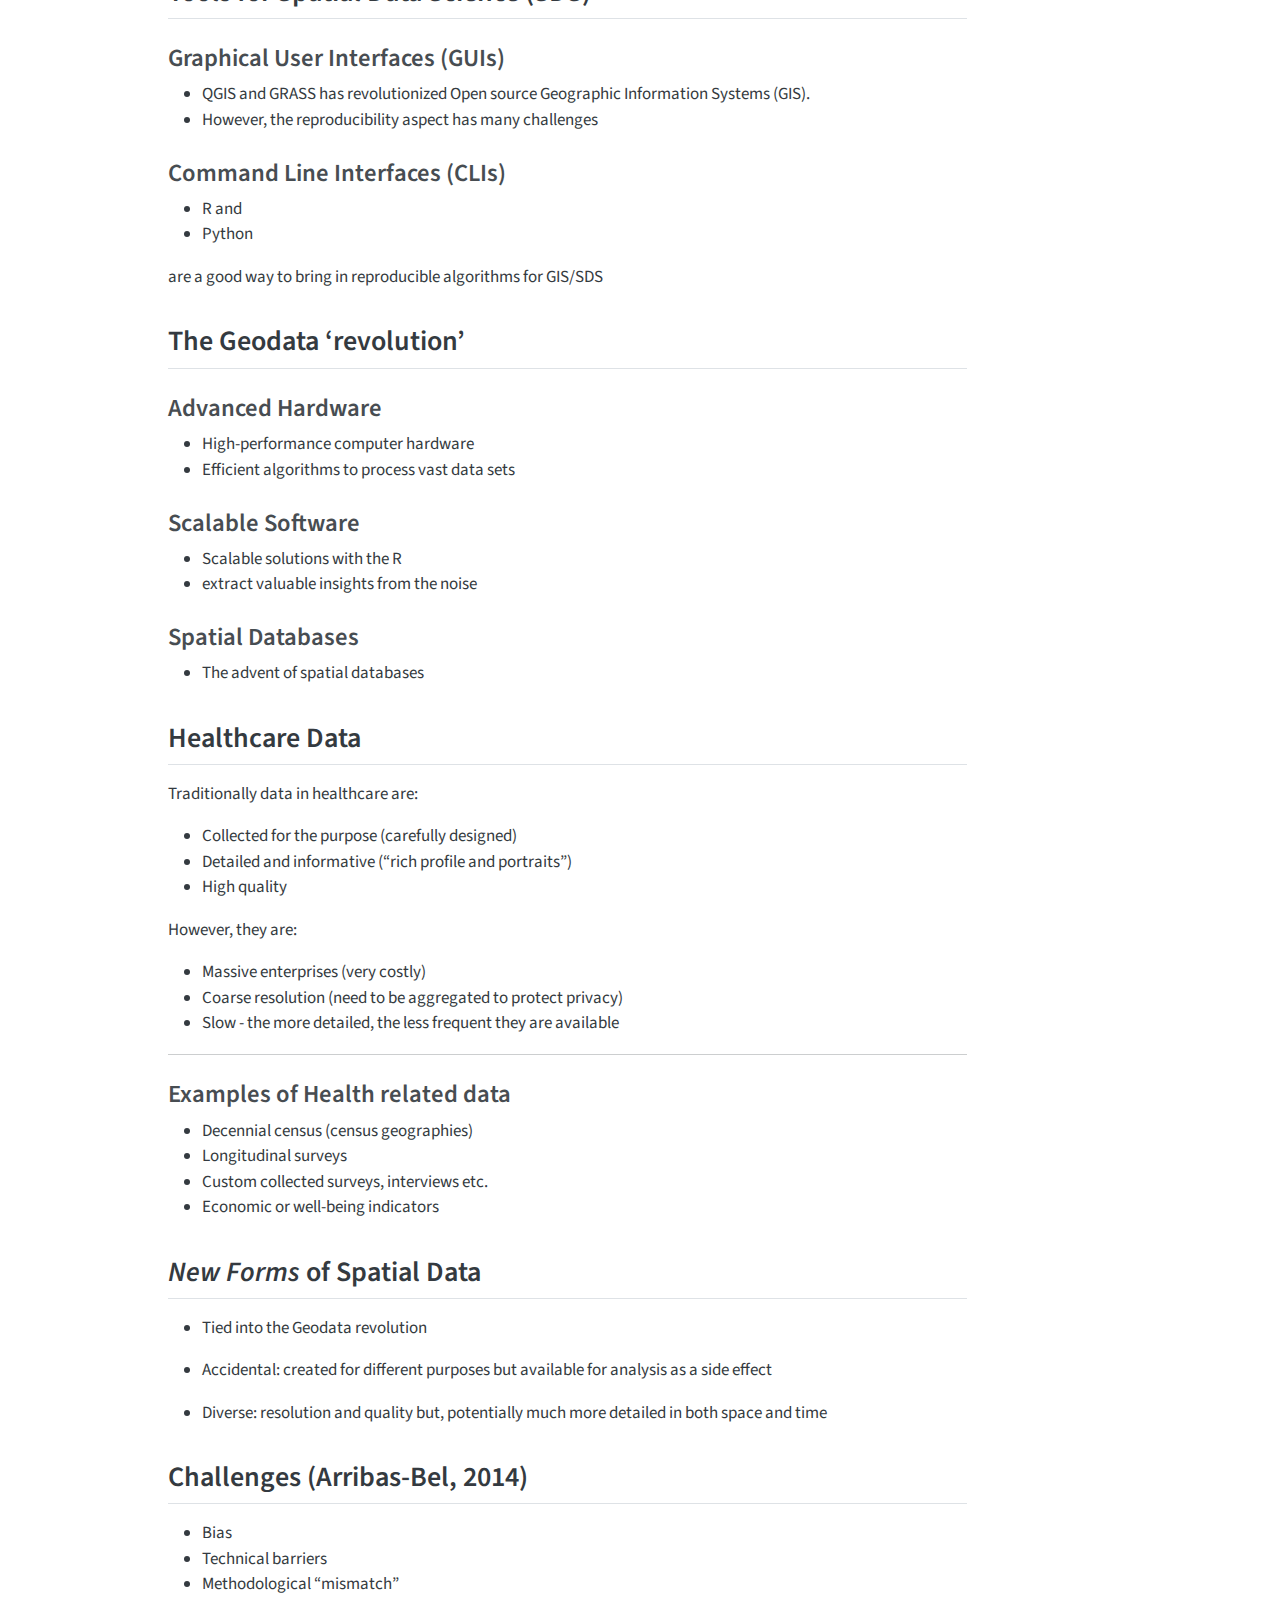
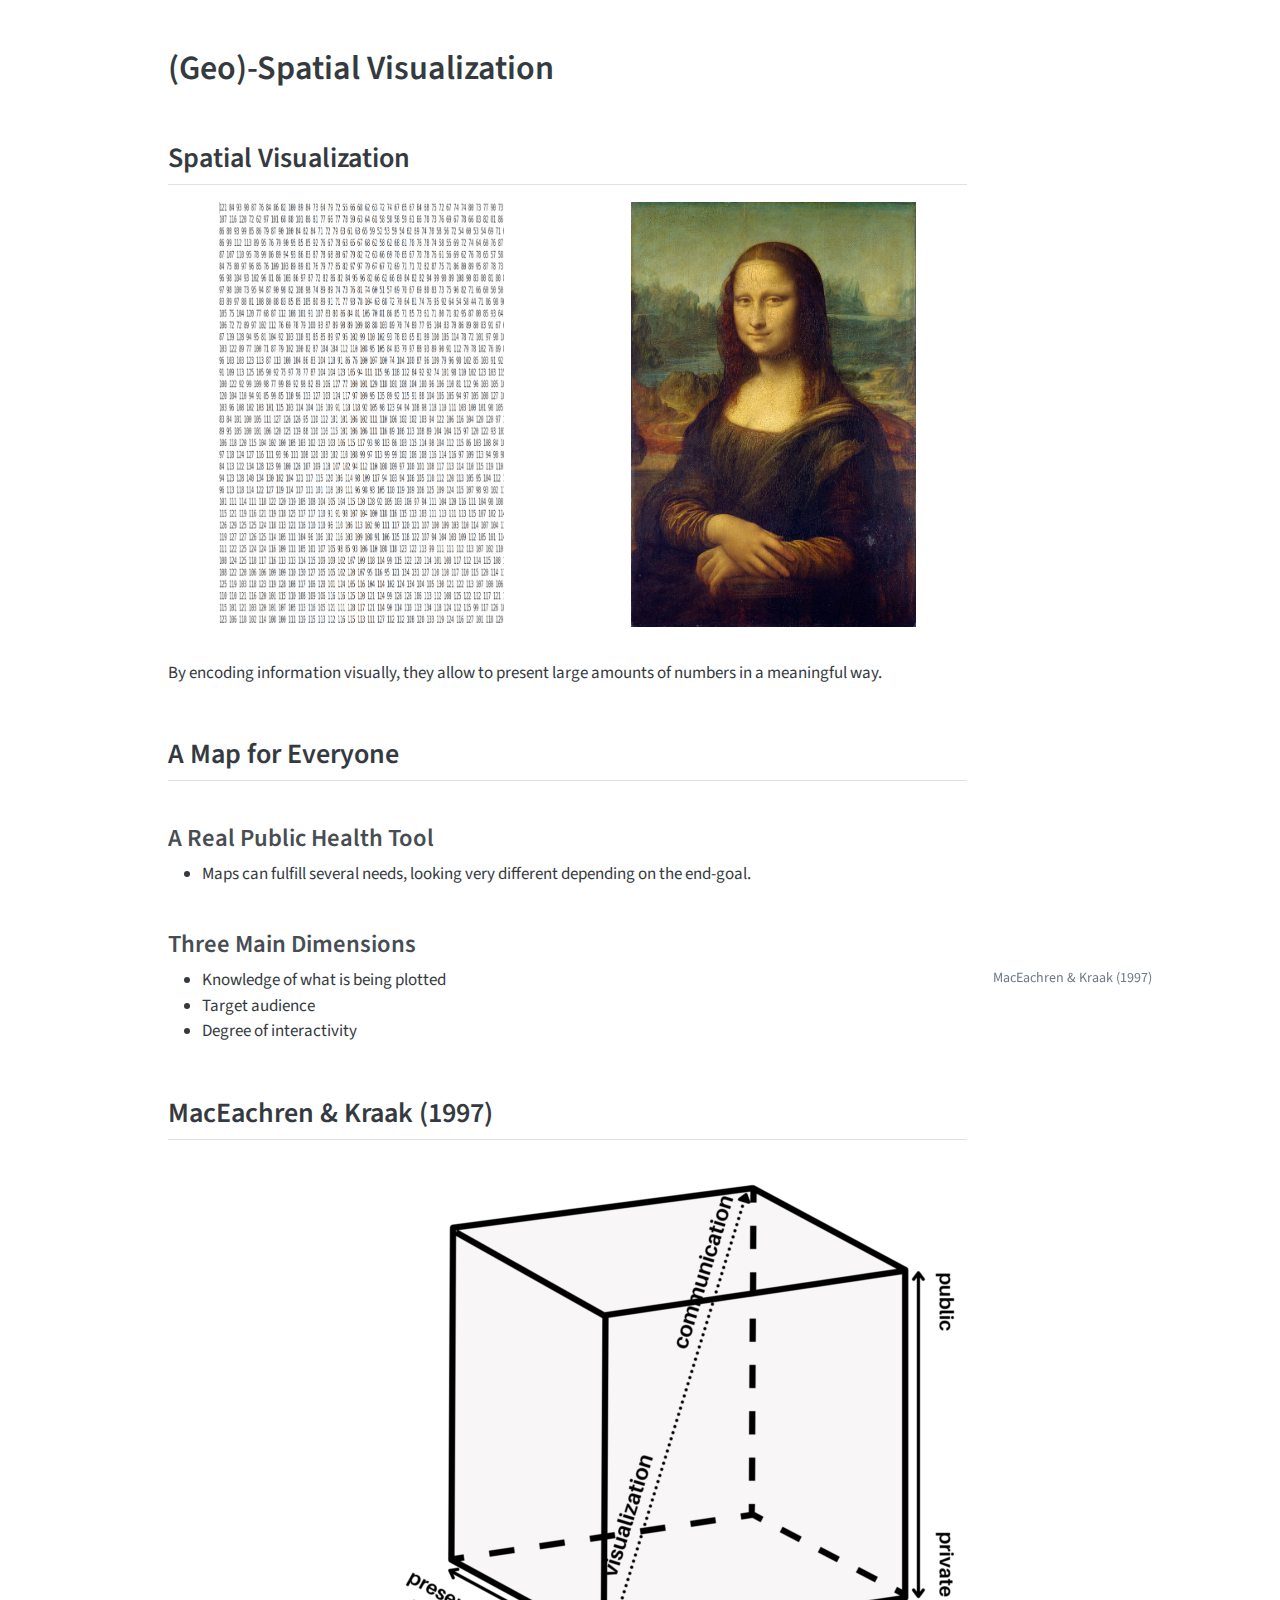
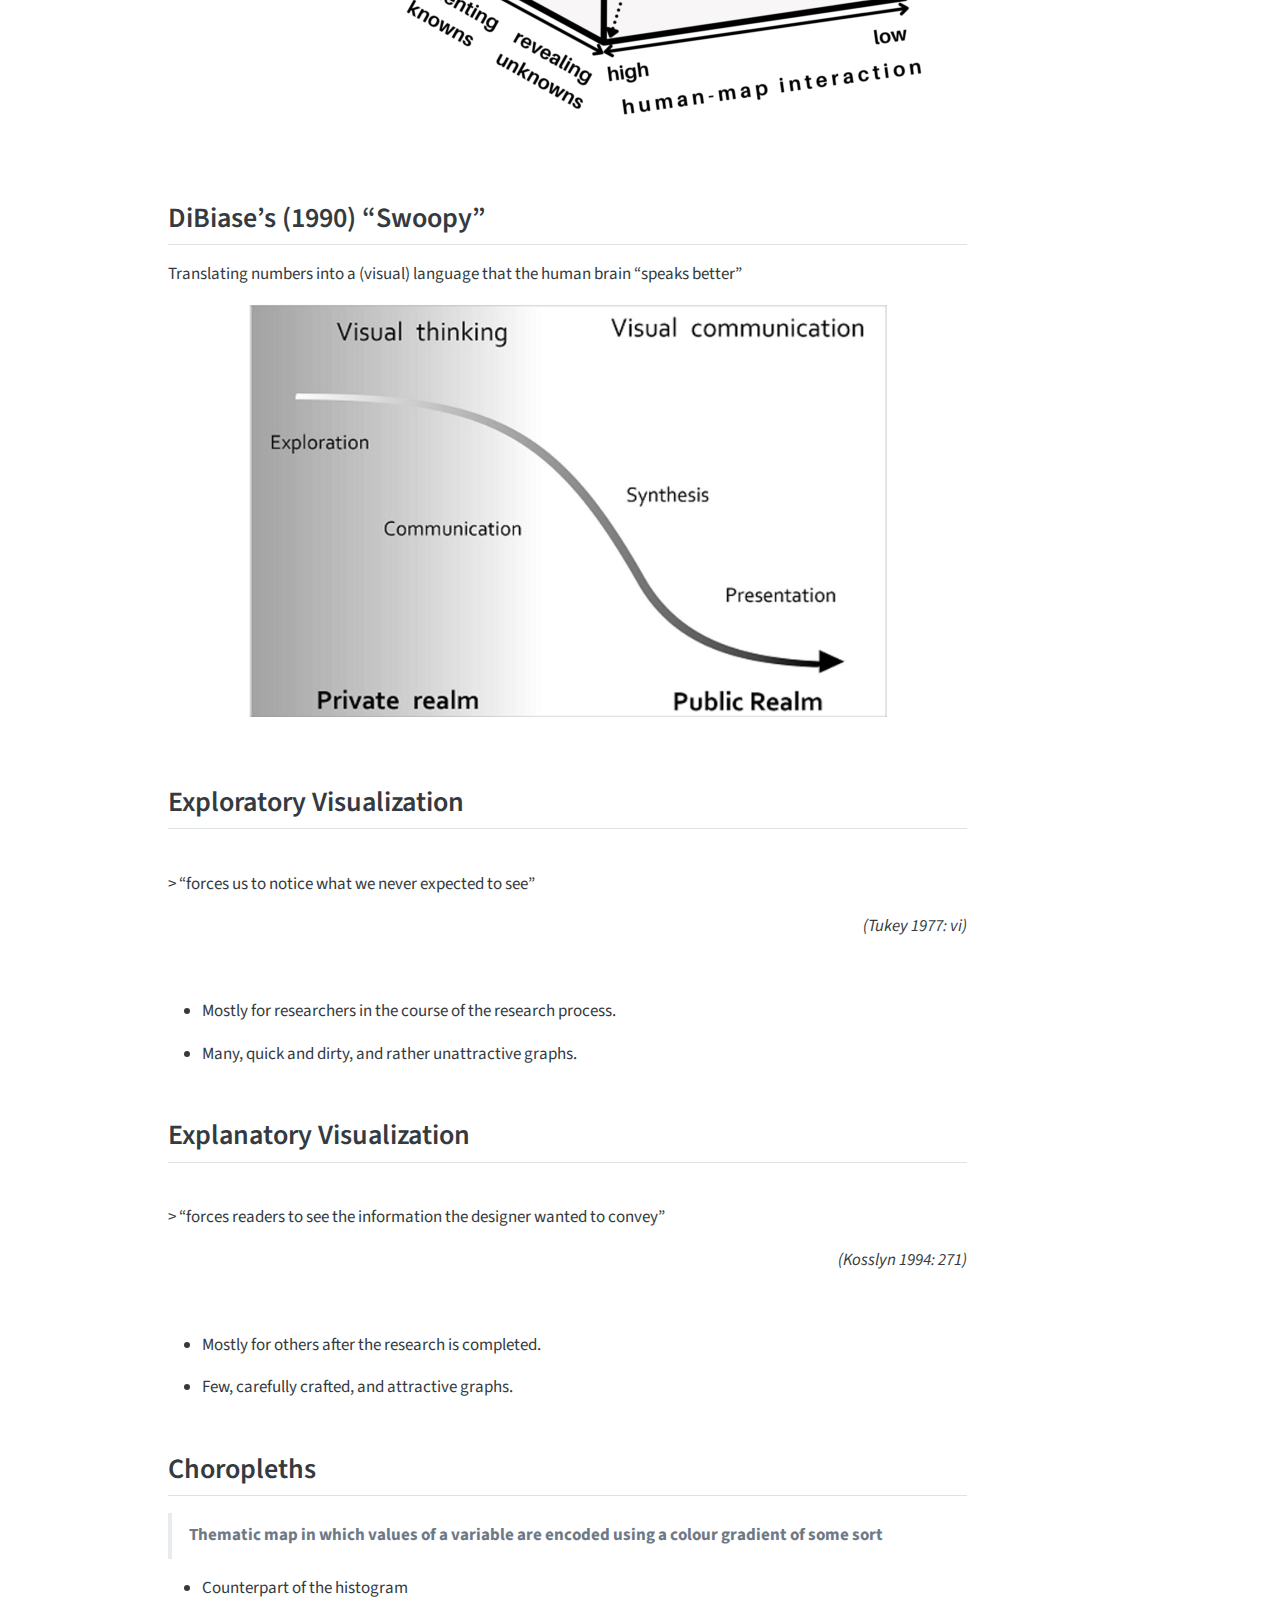
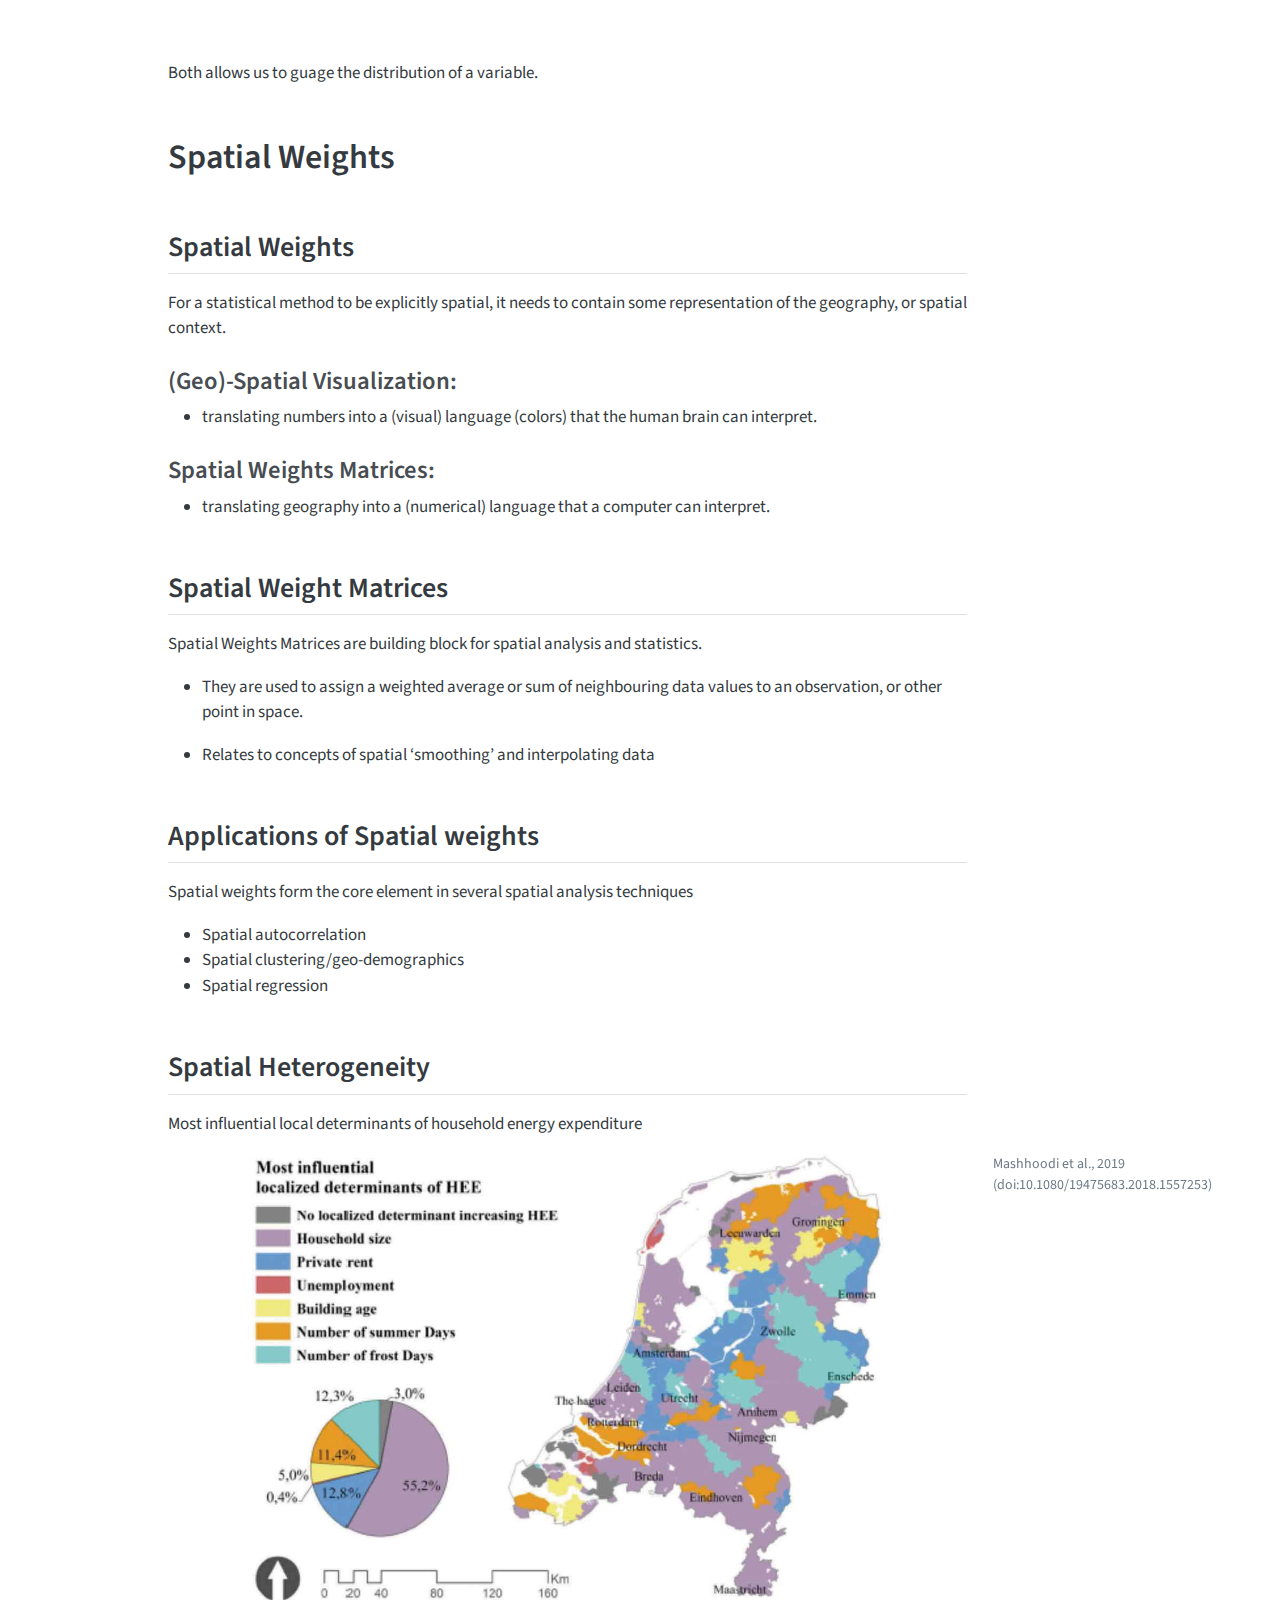
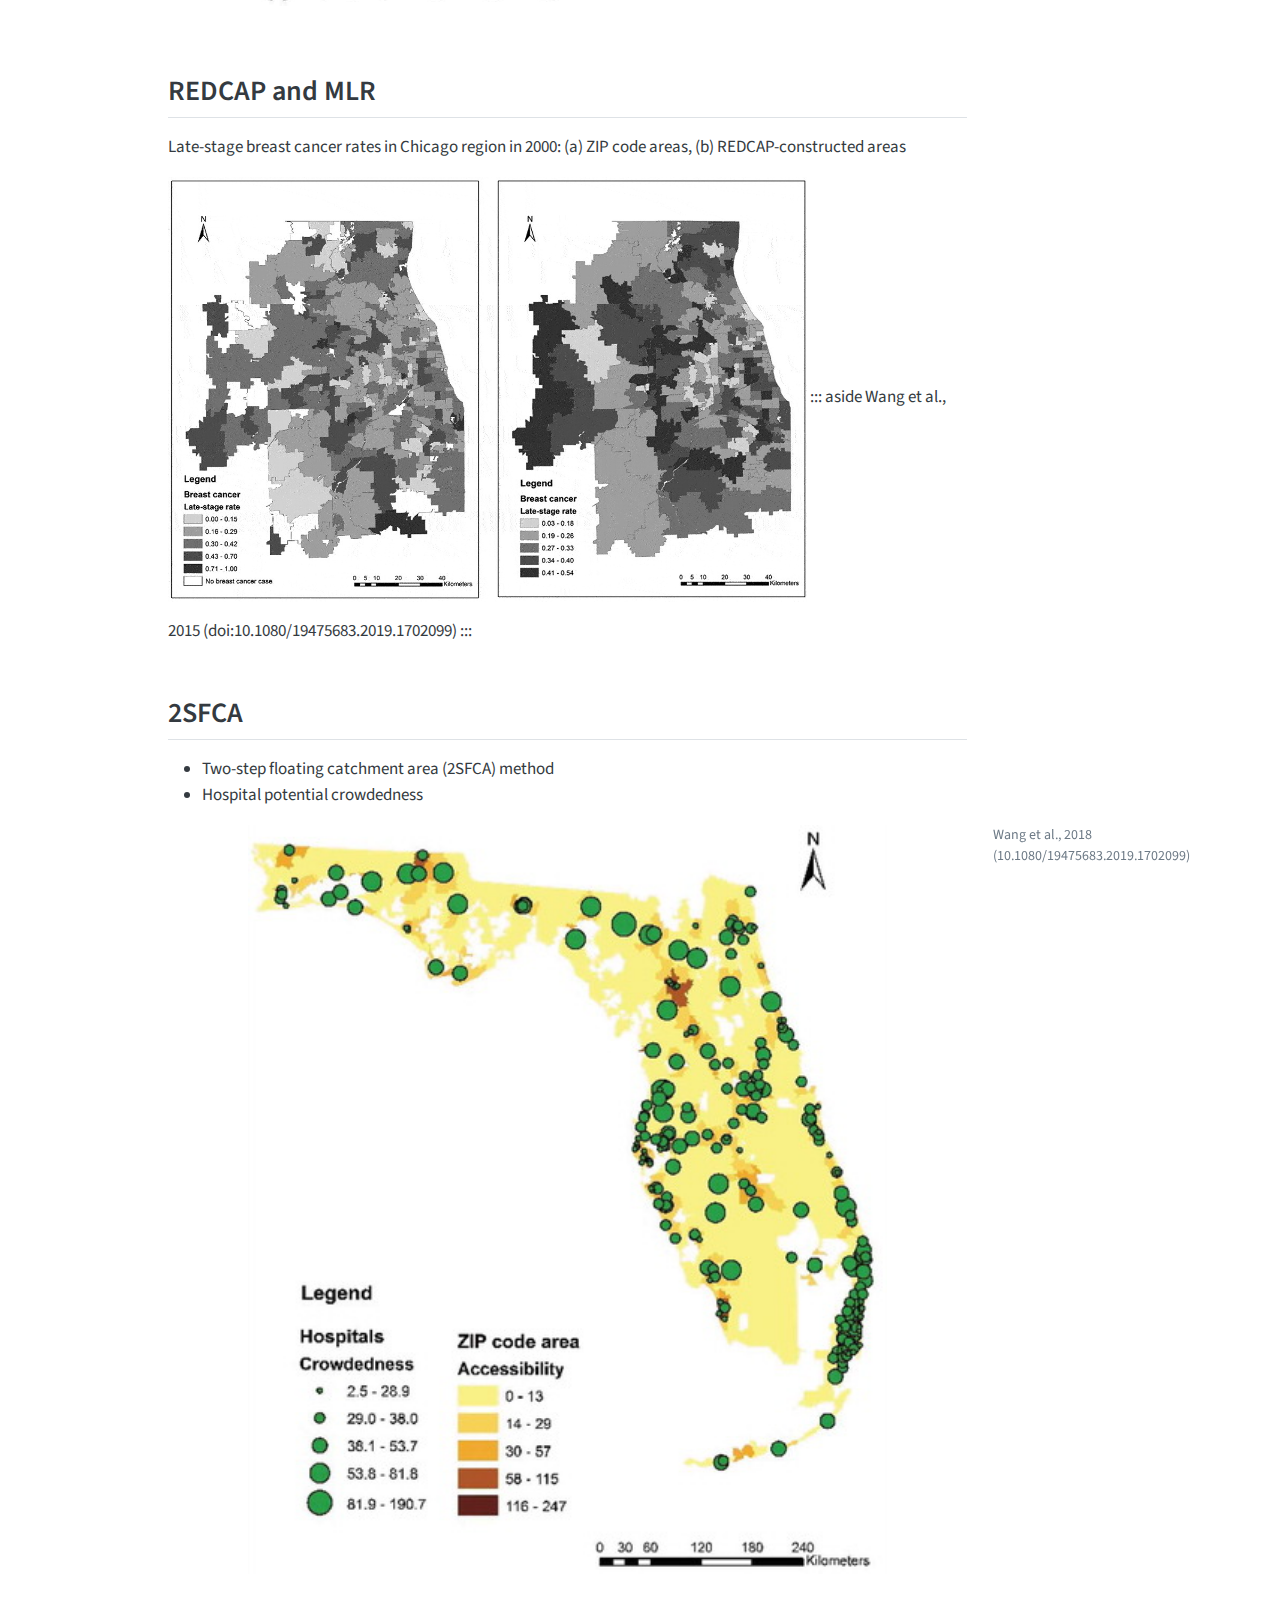
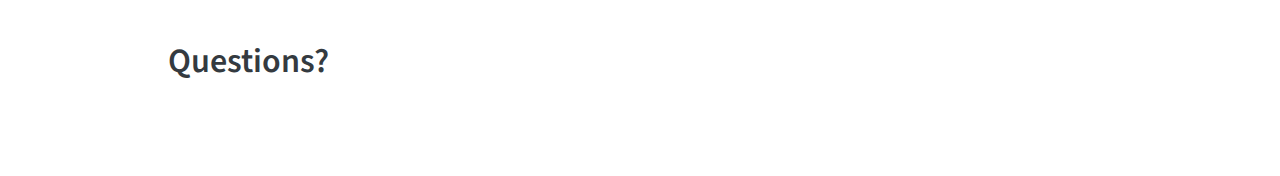
<file: docs/session1a-intro-gis-public-health.html>
<!DOCTYPE html>
<html xmlns="http://www.w3.org/1999/xhtml" lang="en" xml:lang="en"><head>

<meta charset="utf-8">
<meta name="generator" content="quarto-1.4.529">

<meta name="viewport" content="width=device-width, initial-scale=1.0, user-scalable=yes">


<title>GIS4PublicHealth - Introduction to GIS for Public Health</title>
<style>
code{white-space: pre-wrap;}
span.smallcaps{font-variant: small-caps;}
div.columns{display: flex; gap: min(4vw, 1.5em);}
div.column{flex: auto; overflow-x: auto;}
div.hanging-indent{margin-left: 1.5em; text-indent: -1.5em;}
ul.task-list{list-style: none;}
ul.task-list li input[type="checkbox"] {
  width: 0.8em;
  margin: 0 0.8em 0.2em -1em; /* quarto-specific, see https://github.com/quarto-dev/quarto-cli/issues/4556 */ 
  vertical-align: middle;
}
</style>


<script src="site_libs/quarto-nav/quarto-nav.js"></script>
<script src="site_libs/quarto-nav/headroom.min.js"></script>
<script src="site_libs/clipboard/clipboard.min.js"></script>
<script src="site_libs/quarto-search/autocomplete.umd.js"></script>
<script src="site_libs/quarto-search/fuse.min.js"></script>
<script src="site_libs/quarto-search/quarto-search.js"></script>
<meta name="quarto:offset" content="./">
<script src="site_libs/quarto-html/quarto.js"></script>
<script src="site_libs/quarto-html/popper.min.js"></script>
<script src="site_libs/quarto-html/tippy.umd.min.js"></script>
<script src="site_libs/quarto-html/anchor.min.js"></script>
<link href="site_libs/quarto-html/tippy.css" rel="stylesheet">
<link href="site_libs/quarto-html/quarto-syntax-highlighting.css" rel="stylesheet" id="quarto-text-highlighting-styles">
<script src="site_libs/bootstrap/bootstrap.min.js"></script>
<link href="site_libs/bootstrap/bootstrap-icons.css" rel="stylesheet">
<link href="site_libs/bootstrap/bootstrap.min.css" rel="stylesheet" id="quarto-bootstrap" data-mode="light">
<script id="quarto-search-options" type="application/json">{
  "location": "navbar",
  "copy-button": false,
  "collapse-after": 3,
  "panel-placement": "end",
  "type": "overlay",
  "limit": 50,
  "keyboard-shortcut": [
    "f",
    "/",
    "s"
  ],
  "show-item-context": false,
  "language": {
    "search-no-results-text": "No results",
    "search-matching-documents-text": "matching documents",
    "search-copy-link-title": "Copy link to search",
    "search-hide-matches-text": "Hide additional matches",
    "search-more-match-text": "more match in this document",
    "search-more-matches-text": "more matches in this document",
    "search-clear-button-title": "Clear",
    "search-text-placeholder": "",
    "search-detached-cancel-button-title": "Cancel",
    "search-submit-button-title": "Submit",
    "search-label": "Search"
  }
}</script>


<link rel="stylesheet" href="styles.css">
</head>

<body class="nav-fixed">

<div id="quarto-search-results"></div>
  <header id="quarto-header" class="headroom fixed-top">
    <nav class="navbar navbar-expand-lg " data-bs-theme="dark">
      <div class="navbar-container container-fluid">
      <div class="navbar-brand-container mx-auto">
    <a class="navbar-brand" href="./index.html">
    <span class="navbar-title">GIS4PublicHealth</span>
    </a>
  </div>
            <div id="quarto-search" class="" title="Search"></div>
          <button class="navbar-toggler" type="button" data-bs-toggle="collapse" data-bs-target="#navbarCollapse" aria-controls="navbarCollapse" aria-expanded="false" aria-label="Toggle navigation" onclick="if (window.quartoToggleHeadroom) { window.quartoToggleHeadroom(); }">
  <span class="navbar-toggler-icon"></span>
</button>
          <div class="collapse navbar-collapse" id="navbarCollapse">
            <ul class="navbar-nav navbar-nav-scroll me-auto">
  <li class="nav-item">
    <a class="nav-link" href="./index.html"> 
<span class="menu-text">Home</span></a>
  </li>  
  <li class="nav-item dropdown ">
    <a class="nav-link dropdown-toggle" href="#" id="nav-menu-day-three-(saturday" role="button" data-bs-toggle="dropdown" aria-expanded="false">
 <span class="menu-text">Day Three (Saturday)</span>
    </a>
    <ul class="dropdown-menu" aria-labelledby="nav-menu-day-three-(saturday">    
        <li>
    <a class="dropdown-item" href="./session1a-intro-gis-public-health_v2.html">
 <span class="dropdown-text">Intro to GIS in Public Health</span></a>
  </li>  
        <li>
    <a class="dropdown-item" href="./session1b-concepts-spatial-data-science.html">
 <span class="dropdown-text">Concepts in Spatial Data Science</span></a>
  </li>  
    </ul>
  </li>
  <li class="nav-item dropdown ">
    <a class="nav-link dropdown-toggle" href="#" id="nav-menu-day-four-(sunday" role="button" data-bs-toggle="dropdown" aria-expanded="false">
 <span class="menu-text">Day Four (Sunday)</span>
    </a>
    <ul class="dropdown-menu" aria-labelledby="nav-menu-day-four-(sunday">    
        <li>
    <a class="dropdown-item" href="./session2a-exploring-data-with-r.html">
 <span class="dropdown-text">Exploring Data with R</span></a>
  </li>  
        <li>
    <a class="dropdown-item" href="./session2b-spatial-data-vis.html">
 <span class="dropdown-text">Principles of Spatial Data Visualization</span></a>
  </li>  
        <li>
    <a class="dropdown-item" href="./session2c-intro-sf-package.html">
 <span class="dropdown-text">Introduction to the SF package</span></a>
  </li>  
    </ul>
  </li>
  <li class="nav-item dropdown ">
    <a class="nav-link dropdown-toggle" href="#" id="nav-menu-hands-on-exercises" role="button" data-bs-toggle="dropdown" aria-expanded="false">
 <span class="menu-text">Hands on Exercises</span>
    </a>
    <ul class="dropdown-menu" aria-labelledby="nav-menu-hands-on-exercises">    
        <li>
    <a class="dropdown-item" href="./exercises/hands_on_exercise_1.R">
 <span class="dropdown-text">Exercise 1</span></a>
  </li>  
        <li>
    <a class="dropdown-item" href="./exercises/hands_on_exercise_2.R">
 <span class="dropdown-text">Exercise 2</span></a>
  </li>  
        <li>
    <a class="dropdown-item" href="./exercises/hands_on_exercise_3.R">
 <span class="dropdown-text">Exercise 3</span></a>
  </li>  
        <li>
    <a class="dropdown-item" href="./exercises/hands_on_exercise_4.R">
 <span class="dropdown-text">Exercise 4</span></a>
  </li>  
        <li>
    <a class="dropdown-item" href="./exercises/john_snow_map_excercise.html">
 <span class="dropdown-text">Exercise 5</span></a>
  </li>  
        <li>
    <a class="dropdown-item" href="./exercises/hands_on_exercise_6.R">
 <span class="dropdown-text">Exercise 6</span></a>
  </li>  
        <li>
    <a class="dropdown-item" href="./exercises/hands_on_exercise_7.R">
 <span class="dropdown-text">Exercise 7</span></a>
  </li>  
        <li>
    <a class="dropdown-item" href="./exercises/SIR_SMR_assignment.html">
 <span class="dropdown-text">Exercise 8</span></a>
  </li>  
    </ul>
  </li>
  <li class="nav-item">
    <a class="nav-link" href="./about.html"> 
<span class="menu-text">About</span></a>
  </li>  
</ul>
          </div> <!-- /navcollapse -->
          <div class="quarto-navbar-tools">
</div>
      </div> <!-- /container-fluid -->
    </nav>
</header>
<!-- content -->
<div id="quarto-content" class="quarto-container page-columns page-rows-contents page-layout-article page-navbar">
<!-- sidebar -->
<!-- margin-sidebar -->
    <div id="quarto-margin-sidebar" class="sidebar margin-sidebar">
        <nav id="TOC" role="doc-toc" class="toc-active">
    <h2 id="toc-title">On this page</h2>
   
  <ul>
  <li><a href="#introduction" id="toc-introduction" class="nav-link active" data-scroll-target="#introduction">Introduction</a>
  <ul class="collapse">
  <li><a href="#introduction-1" id="toc-introduction-1" class="nav-link" data-scroll-target="#introduction-1">Introduction</a>
  <ul class="collapse">
  <li><a href="#what-information-does-gis-use" id="toc-what-information-does-gis-use" class="nav-link" data-scroll-target="#what-information-does-gis-use">What information does GIS use?</a></li>
  </ul></li>
  <li><a href="#what-is-geo-spatial-data-science" id="toc-what-is-geo-spatial-data-science" class="nav-link" data-scroll-target="#what-is-geo-spatial-data-science">What is (Geo)-Spatial Data Science?</a>
  <ul class="collapse">
  <li><a href="#the-process-of-geospatial-data-science" id="toc-the-process-of-geospatial-data-science" class="nav-link" data-scroll-target="#the-process-of-geospatial-data-science">The Process of Geospatial Data Science</a></li>
  <li><a href="#mininum-skills-for-public-health-data-science" id="toc-mininum-skills-for-public-health-data-science" class="nav-link" data-scroll-target="#mininum-skills-for-public-health-data-science">Mininum skills for public health data science</a></li>
  </ul></li>
  <li><a href="#tools-for-spatial-data-science-sds" id="toc-tools-for-spatial-data-science-sds" class="nav-link" data-scroll-target="#tools-for-spatial-data-science-sds">Tools for Spatial Data Science (SDS)</a>
  <ul class="collapse">
  <li><a href="#graphical-user-interfaces-guis" id="toc-graphical-user-interfaces-guis" class="nav-link" data-scroll-target="#graphical-user-interfaces-guis">Graphical User Interfaces (GUIs)</a></li>
  <li><a href="#command-line-interfaces-clis" id="toc-command-line-interfaces-clis" class="nav-link" data-scroll-target="#command-line-interfaces-clis">Command Line Interfaces (CLIs)</a></li>
  </ul></li>
  <li><a href="#the-geodata-revolution" id="toc-the-geodata-revolution" class="nav-link" data-scroll-target="#the-geodata-revolution">The Geodata ‘revolution’</a>
  <ul class="collapse">
  <li><a href="#advanced-hardware" id="toc-advanced-hardware" class="nav-link" data-scroll-target="#advanced-hardware">Advanced Hardware</a></li>
  <li><a href="#scalable-software" id="toc-scalable-software" class="nav-link" data-scroll-target="#scalable-software">Scalable Software</a></li>
  <li><a href="#spatial-databases" id="toc-spatial-databases" class="nav-link" data-scroll-target="#spatial-databases">Spatial Databases</a></li>
  </ul></li>
  <li><a href="#healthcare-data" id="toc-healthcare-data" class="nav-link" data-scroll-target="#healthcare-data">Healthcare Data</a>
  <ul class="collapse">
  <li><a href="#examples-of-health-related-data" id="toc-examples-of-health-related-data" class="nav-link" data-scroll-target="#examples-of-health-related-data">Examples of Health related data</a></li>
  </ul></li>
  <li><a href="#new-forms-of-spatial-data" id="toc-new-forms-of-spatial-data" class="nav-link" data-scroll-target="#new-forms-of-spatial-data"><em>New Forms</em> of Spatial Data</a></li>
  <li><a href="#challenges-arribas-bel-2014" id="toc-challenges-arribas-bel-2014" class="nav-link" data-scroll-target="#challenges-arribas-bel-2014">Challenges (Arribas-Bel, 2014)</a></li>
  </ul></li>
  <li><a href="#geo-spatial-visualization" id="toc-geo-spatial-visualization" class="nav-link" data-scroll-target="#geo-spatial-visualization">(Geo)-Spatial Visualization</a>
  <ul class="collapse">
  <li><a href="#spatial-visualization" id="toc-spatial-visualization" class="nav-link" data-scroll-target="#spatial-visualization">Spatial Visualization</a></li>
  <li><a href="#a-map-for-everyone" id="toc-a-map-for-everyone" class="nav-link" data-scroll-target="#a-map-for-everyone">A Map for Everyone</a>
  <ul class="collapse">
  <li><a href="#a-real-public-health-tool" id="toc-a-real-public-health-tool" class="nav-link" data-scroll-target="#a-real-public-health-tool">A Real Public Health Tool</a></li>
  <li><a href="#three-main-dimensions" id="toc-three-main-dimensions" class="nav-link" data-scroll-target="#three-main-dimensions">Three Main Dimensions</a></li>
  </ul></li>
  <li><a href="#maceachren-kraak-1997" id="toc-maceachren-kraak-1997" class="nav-link" data-scroll-target="#maceachren-kraak-1997">MacEachren &amp; Kraak (1997)</a></li>
  <li><a href="#dibiases-1990-swoopy" id="toc-dibiases-1990-swoopy" class="nav-link" data-scroll-target="#dibiases-1990-swoopy">DiBiase’s (1990) “Swoopy”</a></li>
  <li><a href="#exploratory-visualization" id="toc-exploratory-visualization" class="nav-link" data-scroll-target="#exploratory-visualization">Exploratory Visualization</a></li>
  <li><a href="#explanatory-visualization" id="toc-explanatory-visualization" class="nav-link" data-scroll-target="#explanatory-visualization">Explanatory Visualization</a></li>
  <li><a href="#choropleths" id="toc-choropleths" class="nav-link" data-scroll-target="#choropleths">Choropleths</a></li>
  </ul></li>
  <li><a href="#spatial-weights" id="toc-spatial-weights" class="nav-link" data-scroll-target="#spatial-weights">Spatial Weights</a>
  <ul class="collapse">
  <li><a href="#spatial-weights-1" id="toc-spatial-weights-1" class="nav-link" data-scroll-target="#spatial-weights-1">Spatial Weights</a>
  <ul class="collapse">
  <li><a href="#geo-spatial-visualization-1" id="toc-geo-spatial-visualization-1" class="nav-link" data-scroll-target="#geo-spatial-visualization-1">(Geo)-Spatial Visualization:</a></li>
  <li><a href="#spatial-weights-matrices" id="toc-spatial-weights-matrices" class="nav-link" data-scroll-target="#spatial-weights-matrices">Spatial Weights Matrices:</a></li>
  </ul></li>
  <li><a href="#spatial-weight-matrices" id="toc-spatial-weight-matrices" class="nav-link" data-scroll-target="#spatial-weight-matrices">Spatial Weight Matrices</a></li>
  <li><a href="#applications-of-spatial-weights" id="toc-applications-of-spatial-weights" class="nav-link" data-scroll-target="#applications-of-spatial-weights">Applications of Spatial weights</a></li>
  <li><a href="#spatial-heterogeneity" id="toc-spatial-heterogeneity" class="nav-link" data-scroll-target="#spatial-heterogeneity">Spatial Heterogeneity</a></li>
  <li><a href="#redcap-and-mlr" id="toc-redcap-and-mlr" class="nav-link" data-scroll-target="#redcap-and-mlr">REDCAP and MLR</a></li>
  <li><a href="#sfca" id="toc-sfca" class="nav-link" data-scroll-target="#sfca">2SFCA</a></li>
  </ul></li>
  <li><a href="#questions" id="toc-questions" class="nav-link" data-scroll-target="#questions">Questions?</a></li>
  </ul>
<div class="quarto-alternate-formats"><h2>Other Formats</h2><ul><li><a href="slides-session1a-intro-gis-public-health.html"><i class="bi bi-file-slides"></i>RevealJS</a></li></ul></div></nav>
    </div>
<!-- main -->
<main class="content page-columns page-full" id="quarto-document-content">

<header id="title-block-header" class="quarto-title-block default">
<div class="quarto-title">
<h1 class="title">Introduction to GIS for Public Health</h1>
</div>



<div class="quarto-title-meta">

    
  
    
  </div>
  


</header>


<section id="introduction" class="level1">
<h1>Introduction</h1>
<section id="introduction-1" class="level2">
<h2 class="anchored" data-anchor-id="introduction-1">Introduction</h2>
<ul>
<li>Public health - activism <em>vs.</em> science</li>
<li>The need for participatory decision making in public health</li>
<li>The transparency of open data science approach</li>
<li>The beauty of computational reports, presentations, etc.</li>
</ul>
<hr>
<section id="what-information-does-gis-use" class="level3">
<h3 class="anchored" data-anchor-id="what-information-does-gis-use">What information does GIS use?</h3>
<ul>
<li>Data that defines geographical features like roads, rivers</li>
<li>Soil types, land use, elevation</li>
<li>Demographics, socioeconomic attributes</li>
<li>Environmental, climate, air-quality</li>
<li>Annotations that label features and places</li>
</ul>
<hr>
</section>
</section>
<section id="what-is-geo-spatial-data-science" class="level2">
<h2 class="anchored" data-anchor-id="what-is-geo-spatial-data-science">What is (Geo)-Spatial Data Science?</h2>
<ul>
<li><strong>Analyse</strong> and <strong>extract</strong> insights from geospatial data</li>
<li>Work with <strong>real-world data</strong> on a number of domains and problems</li>
<li>Acquire key <strong>data science skills</strong> and important tools to answer spatial questions</li>
</ul>
<div class="fragment">
<div class="mark">
<p>A valuable tool for public health policy advocacy</p>
</div>
</div>
<hr>
<section id="the-process-of-geospatial-data-science" class="level3">
<h3 class="anchored" data-anchor-id="the-process-of-geospatial-data-science">The Process of Geospatial Data Science</h3>
<div class="quarto-figure quarto-figure-center">
<figure class="figure">
<p><img src="images/real_world_bs.png" class="quarto-figure quarto-figure-center figure-img" style="width:90.0%;height:90.0%"></p>
</figure>
</div>
<hr>
</section>
<section id="mininum-skills-for-public-health-data-science" class="level3">
<h3 class="anchored" data-anchor-id="mininum-skills-for-public-health-data-science">Mininum skills for public health data science</h3>
<p><strong>Hard Skills</strong> - Programming Language - Transparency and Reproducibility</p>
<p><strong>Soft Skills</strong> - Communication - Storytelling - Geospatial analytics - Ethical skills</p>
</section>
</section>
<section id="tools-for-spatial-data-science-sds" class="level2">
<h2 class="anchored" data-anchor-id="tools-for-spatial-data-science-sds">Tools for Spatial Data Science (SDS)</h2>
<section id="graphical-user-interfaces-guis" class="level3">
<h3 class="anchored" data-anchor-id="graphical-user-interfaces-guis">Graphical User Interfaces (GUIs)</h3>
<ul>
<li>QGIS and GRASS has revolutionized Open source Geographic Information Systems (GIS).</li>
<li>However, the reproducibility aspect has many challenges</li>
</ul>
</section>
<section id="command-line-interfaces-clis" class="level3">
<h3 class="anchored" data-anchor-id="command-line-interfaces-clis">Command Line Interfaces (CLIs)</h3>
<ul>
<li>R and</li>
<li>Python</li>
</ul>
<p>are a good way to bring in reproducible algorithms for GIS/SDS</p>
</section>
</section>
<section id="the-geodata-revolution" class="level2">
<h2 class="anchored" data-anchor-id="the-geodata-revolution">The Geodata ‘revolution’</h2>
<section id="advanced-hardware" class="level3">
<h3 class="anchored" data-anchor-id="advanced-hardware">Advanced Hardware</h3>
<ul>
<li>High-performance computer hardware</li>
<li>Efficient algorithms to process vast data sets</li>
</ul>
</section>
<section id="scalable-software" class="level3">
<h3 class="anchored" data-anchor-id="scalable-software">Scalable Software</h3>
<ul>
<li>Scalable solutions with the R</li>
<li>extract valuable insights from the noise</li>
</ul>
</section>
<section id="spatial-databases" class="level3">
<h3 class="anchored" data-anchor-id="spatial-databases">Spatial Databases</h3>
<ul>
<li>The advent of spatial databases</li>
</ul>
</section>
</section>
<section id="healthcare-data" class="level2">
<h2 class="anchored" data-anchor-id="healthcare-data">Healthcare Data</h2>
<p>Traditionally data in healthcare are:</p>
<ul>
<li>Collected for the purpose (carefully designed)</li>
<li>Detailed and informative (“rich profile and portraits”)</li>
<li>High quality</li>
</ul>
<p>However, they are:</p>
<ul>
<li>Massive enterprises (very costly)</li>
<li>Coarse resolution (need to be aggregated to protect privacy)</li>
<li>Slow - the more detailed, the less frequent they are available</li>
</ul>
<hr>
<section id="examples-of-health-related-data" class="level3">
<h3 class="anchored" data-anchor-id="examples-of-health-related-data">Examples of Health related data</h3>
<ul>
<li>Decennial census (census geographies)</li>
<li>Longitudinal surveys</li>
<li>Custom collected surveys, interviews etc.</li>
<li>Economic or well-being indicators</li>
</ul>
</section>
</section>
<section id="new-forms-of-spatial-data" class="level2">
<h2 class="anchored" data-anchor-id="new-forms-of-spatial-data"><em>New Forms</em> of Spatial Data</h2>
<ul>
<li><p>Tied into the Geodata revolution</p></li>
<li><p>Accidental: created for different purposes but available for analysis as a side effect</p></li>
<li><p>Diverse: resolution and quality but, potentially much more detailed in both space and time</p></li>
</ul>
</section>
<section id="challenges-arribas-bel-2014" class="level2">
<h2 class="anchored" data-anchor-id="challenges-arribas-bel-2014">Challenges (Arribas-Bel, 2014)</h2>
<ul>
<li>Bias</li>
<li>Technical barriers</li>
<li>Methodological “mismatch”</li>
</ul>
</section>
</section>
<section id="geo-spatial-visualization" class="level1 page-columns page-full">
<h1>(Geo)-Spatial Visualization</h1>
<section id="spatial-visualization" class="level2">
<h2 class="anchored" data-anchor-id="spatial-visualization">Spatial Visualization</h2>
<div class="grid">
<div class="g-col-6">
<div class="quarto-figure quarto-figure-center">
<figure class="figure">
<p><img src="images/l03_monalisa_data.png" class="quarto-figure quarto-figure-center figure-img" height="425"></p>
</figure>
</div>
</div>
<div class="g-col-6">
<div class="quarto-figure quarto-figure-center">
<figure class="figure">
<p><img src="images/l03_monalisa.png" class="quarto-figure quarto-figure-center figure-img" height="425"></p>
</figure>
</div>
</div>
</div>
<p>By encoding information visually, they allow to present large amounts of numbers in a meaningful way.</p>
</section>
<section id="a-map-for-everyone" class="level2 page-columns page-full">
<h2 class="anchored" data-anchor-id="a-map-for-everyone">A Map for Everyone</h2>
<section id="a-real-public-health-tool" class="level3">
<h3 class="anchored" data-anchor-id="a-real-public-health-tool">A Real Public Health Tool</h3>
<ul>
<li>Maps can fulfill several needs, looking very different depending on the end-goal.</li>
</ul>
</section>
<section id="three-main-dimensions" class="level3 page-columns page-full">
<h3 class="anchored" data-anchor-id="three-main-dimensions">Three Main Dimensions</h3>
<ul>
<li>Knowledge of what is being plotted</li>
<li>Target audience</li>
<li>Degree of interactivity</li>
</ul>

<div class="no-row-height column-margin column-container"><div class="margin-aside">
<p>MacEachren &amp; Kraak (1997)</p>
</div></div></section>
</section>
<section id="maceachren-kraak-1997" class="level2">
<h2 class="anchored" data-anchor-id="maceachren-kraak-1997">MacEachren &amp; Kraak (1997)</h2>
<div class="quarto-figure quarto-figure-center">
<figure class="figure">
<p><img src="images/carto.png" class="quarto-figure quarto-figure-center figure-img" style="height:85.0%"></p>
</figure>
</div>
</section>
<section id="dibiases-1990-swoopy" class="level2">
<h2 class="anchored" data-anchor-id="dibiases-1990-swoopy">DiBiase’s (1990) “Swoopy”</h2>
<p>Translating numbers into a (visual) language that the human brain “speaks better”</p>
<div class="quarto-figure quarto-figure-center">
<figure class="figure">
<p><img src="images/geovis1.png" class="img-fluid quarto-figure quarto-figure-center figure-img" style="width:80.0%"></p>
</figure>
</div>
</section>
<section id="exploratory-visualization" class="level2">
<h2 class="anchored" data-anchor-id="exploratory-visualization">Exploratory Visualization</h2>
<p><br> &gt; “forces us to notice what we never expected to see”</p>
<div class="flushright">
<p><em>(Tukey 1977: vi)</em></p>
</div>
<p><br></p>
<ul>
<li><p>Mostly for researchers in the course of the research process.</p></li>
<li><p>Many, quick and dirty, and rather unattractive graphs.</p></li>
</ul>
</section>
<section id="explanatory-visualization" class="level2">
<h2 class="anchored" data-anchor-id="explanatory-visualization">Explanatory Visualization</h2>
<p><br> &gt; “forces readers to see the information the designer wanted to convey”</p>
<div class="flushright">
<p><em>(Kosslyn 1994: 271)</em></p>
</div>
<p><br></p>
<ul>
<li><p>Mostly for others after the research is completed.</p></li>
<li><p>Few, carefully crafted, and attractive graphs.</p></li>
</ul>
</section>
<section id="choropleths" class="level2">
<h2 class="anchored" data-anchor-id="choropleths">Choropleths</h2>
<blockquote class="blockquote">
<p><strong>Thematic map in which values of a variable are encoded using a colour gradient of some sort</strong></p>
</blockquote>
<ul>
<li>Counterpart of the histogram</li>
</ul>
<p><br></p>
<p>Both allows us to guage the distribution of a variable.</p>
</section>
</section>
<section id="spatial-weights" class="level1 page-columns page-full">
<h1>Spatial Weights</h1>
<section id="spatial-weights-1" class="level2">
<h2 class="anchored" data-anchor-id="spatial-weights-1">Spatial Weights</h2>
<p>For a statistical method to be explicitly spatial, it needs to contain some representation of the geography, or spatial context.</p>
<section id="geo-spatial-visualization-1" class="level3">
<h3 class="anchored" data-anchor-id="geo-spatial-visualization-1">(Geo)-Spatial Visualization:</h3>
<ul>
<li>translating numbers into a (visual) language (colors) that the human brain can interpret.</li>
</ul>
</section>
<section id="spatial-weights-matrices" class="level3">
<h3 class="anchored" data-anchor-id="spatial-weights-matrices">Spatial Weights Matrices:</h3>
<ul>
<li>translating geography into a (numerical) language that a computer can interpret.</li>
</ul>
</section>
</section>
<section id="spatial-weight-matrices" class="level2">
<h2 class="anchored" data-anchor-id="spatial-weight-matrices">Spatial Weight Matrices</h2>
<p>Spatial Weights Matrices are building block for spatial analysis and statistics.</p>
<ul>
<li><p>They are used to assign a weighted average or sum of neighbouring data values to an observation, or other point in space.</p></li>
<li><p>Relates to concepts of spatial ‘smoothing’ and interpolating data</p></li>
</ul>
</section>
<section id="applications-of-spatial-weights" class="level2">
<h2 class="anchored" data-anchor-id="applications-of-spatial-weights">Applications of Spatial weights</h2>
<p>Spatial weights form the core element in several spatial analysis techniques</p>
<ul>
<li>Spatial autocorrelation</li>
<li>Spatial clustering/geo-demographics</li>
<li>Spatial regression</li>
</ul>
</section>
<section id="spatial-heterogeneity" class="level2 page-columns page-full">
<h2 class="anchored" data-anchor-id="spatial-heterogeneity">Spatial Heterogeneity</h2>
<p>Most influential local determinants of household energy expenditure</p>
<div class="quarto-figure quarto-figure-center">
<figure class="figure">
<p><img src="images/spatial_hetero.jpg" class="img-fluid quarto-figure quarto-figure-center figure-img" style="width:80.0%"></p>
</figure>
</div>

<div class="no-row-height column-margin column-container"><div class="margin-aside">
<p>Mashhoodi et al., 2019 (doi:10.1080/19475683.2018.1557253)</p>
</div></div></section>
<section id="redcap-and-mlr" class="level2">
<h2 class="anchored" data-anchor-id="redcap-and-mlr">REDCAP and MLR</h2>
<p>Late-stage breast cancer rates in Chicago region in 2000: (a) ZIP code areas, (b) REDCAP-constructed areas</p>
<p><img src="images/breast_cancer.jpg" class="img-fluid quarto-figure quarto-figure-center" style="width:80.0%"> ::: aside Wang et al., 2015 (doi:10.1080/19475683.2019.1702099) :::</p>
</section>
<section id="sfca" class="level2 page-columns page-full">
<h2 class="anchored" data-anchor-id="sfca">2SFCA</h2>
<ul>
<li>Two-step floating catchment area (2SFCA) method</li>
<li>Hospital potential crowdedness</li>
</ul>
<div class="quarto-figure quarto-figure-center">
<figure class="figure">
<p><img src="images/hosp_coverage.jpg" class="img-fluid quarto-figure quarto-figure-center figure-img" style="width:80.0%"></p>
</figure>
</div>

<div class="no-row-height column-margin column-container"><div class="margin-aside">
<p>Wang et al., 2018 (10.1080/19475683.2019.1702099)</p>
</div></div></section>
</section>
<section id="questions" class="level1">
<h1>Questions?</h1>


</section>

</main> <!-- /main -->
<script id="quarto-html-after-body" type="application/javascript">
window.document.addEventListener("DOMContentLoaded", function (event) {
  const toggleBodyColorMode = (bsSheetEl) => {
    const mode = bsSheetEl.getAttribute("data-mode");
    const bodyEl = window.document.querySelector("body");
    if (mode === "dark") {
      bodyEl.classList.add("quarto-dark");
      bodyEl.classList.remove("quarto-light");
    } else {
      bodyEl.classList.add("quarto-light");
      bodyEl.classList.remove("quarto-dark");
    }
  }
  const toggleBodyColorPrimary = () => {
    const bsSheetEl = window.document.querySelector("link#quarto-bootstrap");
    if (bsSheetEl) {
      toggleBodyColorMode(bsSheetEl);
    }
  }
  toggleBodyColorPrimary();  
  const icon = "";
  const anchorJS = new window.AnchorJS();
  anchorJS.options = {
    placement: 'right',
    icon: icon
  };
  anchorJS.add('.anchored');
  const isCodeAnnotation = (el) => {
    for (const clz of el.classList) {
      if (clz.startsWith('code-annotation-')) {                     
        return true;
      }
    }
    return false;
  }
  const clipboard = new window.ClipboardJS('.code-copy-button', {
    text: function(trigger) {
      const codeEl = trigger.previousElementSibling.cloneNode(true);
      for (const childEl of codeEl.children) {
        if (isCodeAnnotation(childEl)) {
          childEl.remove();
        }
      }
      return codeEl.innerText;
    }
  });
  clipboard.on('success', function(e) {
    // button target
    const button = e.trigger;
    // don't keep focus
    button.blur();
    // flash "checked"
    button.classList.add('code-copy-button-checked');
    var currentTitle = button.getAttribute("title");
    button.setAttribute("title", "Copied!");
    let tooltip;
    if (window.bootstrap) {
      button.setAttribute("data-bs-toggle", "tooltip");
      button.setAttribute("data-bs-placement", "left");
      button.setAttribute("data-bs-title", "Copied!");
      tooltip = new bootstrap.Tooltip(button, 
        { trigger: "manual", 
          customClass: "code-copy-button-tooltip",
          offset: [0, -8]});
      tooltip.show();    
    }
    setTimeout(function() {
      if (tooltip) {
        tooltip.hide();
        button.removeAttribute("data-bs-title");
        button.removeAttribute("data-bs-toggle");
        button.removeAttribute("data-bs-placement");
      }
      button.setAttribute("title", currentTitle);
      button.classList.remove('code-copy-button-checked');
    }, 1000);
    // clear code selection
    e.clearSelection();
  });
  function tippyHover(el, contentFn, onTriggerFn, onUntriggerFn) {
    const config = {
      allowHTML: true,
      maxWidth: 500,
      delay: 100,
      arrow: false,
      appendTo: function(el) {
          return el.parentElement;
      },
      interactive: true,
      interactiveBorder: 10,
      theme: 'quarto',
      placement: 'bottom-start',
    };
    if (contentFn) {
      config.content = contentFn;
    }
    if (onTriggerFn) {
      config.onTrigger = onTriggerFn;
    }
    if (onUntriggerFn) {
      config.onUntrigger = onUntriggerFn;
    }
    window.tippy(el, config); 
  }
  const noterefs = window.document.querySelectorAll('a[role="doc-noteref"]');
  for (var i=0; i<noterefs.length; i++) {
    const ref = noterefs[i];
    tippyHover(ref, function() {
      // use id or data attribute instead here
      let href = ref.getAttribute('data-footnote-href') || ref.getAttribute('href');
      try { href = new URL(href).hash; } catch {}
      const id = href.replace(/^#\/?/, "");
      const note = window.document.getElementById(id);
      return note.innerHTML;
    });
  }
  const xrefs = window.document.querySelectorAll('a.quarto-xref');
  const processXRef = (id, note) => {
    // Strip column container classes
    const stripColumnClz = (el) => {
      el.classList.remove("page-full", "page-columns");
      if (el.children) {
        for (const child of el.children) {
          stripColumnClz(child);
        }
      }
    }
    stripColumnClz(note)
    if (id === null || id.startsWith('sec-')) {
      // Special case sections, only their first couple elements
      const container = document.createElement("div");
      if (note.children && note.children.length > 2) {
        container.appendChild(note.children[0].cloneNode(true));
        for (let i = 1; i < note.children.length; i++) {
          const child = note.children[i];
          if (child.tagName === "P" && child.innerText === "") {
            continue;
          } else {
            container.appendChild(child.cloneNode(true));
            break;
          }
        }
        if (window.Quarto?.typesetMath) {
          window.Quarto.typesetMath(container);
        }
        return container.innerHTML
      } else {
        if (window.Quarto?.typesetMath) {
          window.Quarto.typesetMath(note);
        }
        return note.innerHTML;
      }
    } else {
      // Remove any anchor links if they are present
      const anchorLink = note.querySelector('a.anchorjs-link');
      if (anchorLink) {
        anchorLink.remove();
      }
      if (window.Quarto?.typesetMath) {
        window.Quarto.typesetMath(note);
      }
      return note.innerHTML;
    }
  }
  for (var i=0; i<xrefs.length; i++) {
    const xref = xrefs[i];
    tippyHover(xref, undefined, function(instance) {
      instance.disable();
      let url = xref.getAttribute('href');
      let hash = undefined; 
      if (url.startsWith('#')) {
        hash = url;
      } else {
        try { hash = new URL(url).hash; } catch {}
      }
      if (hash) {
        const id = hash.replace(/^#\/?/, "");
        const note = window.document.getElementById(id);
        if (note !== null) {
          try {
            const html = processXRef(id, note.cloneNode(true));
            instance.setContent(html);
          } finally {
            instance.enable();
            instance.show();
          }
        } else {
          // See if we can fetch this
          fetch(url.split('#')[0])
          .then(res => res.text())
          .then(html => {
            const parser = new DOMParser();
            const htmlDoc = parser.parseFromString(html, "text/html");
            const note = htmlDoc.getElementById(id);
            if (note !== null) {
              const html = processXRef(id, note);
              instance.setContent(html);
            } 
          }).finally(() => {
            instance.enable();
            instance.show();
          });
        }
      } else {
        // See if we can fetch a full url (with no hash to target)
        // This is a special case and we should probably do some content thinning / targeting
        fetch(url)
        .then(res => res.text())
        .then(html => {
          const parser = new DOMParser();
          const htmlDoc = parser.parseFromString(html, "text/html");
          const note = htmlDoc.querySelector('main.content');
          if (note !== null) {
            // This should only happen for chapter cross references
            // (since there is no id in the URL)
            // remove the first header
            if (note.children.length > 0 && note.children[0].tagName === "HEADER") {
              note.children[0].remove();
            }
            const html = processXRef(null, note);
            instance.setContent(html);
          } 
        }).finally(() => {
          instance.enable();
          instance.show();
        });
      }
    }, function(instance) {
    });
  }
      let selectedAnnoteEl;
      const selectorForAnnotation = ( cell, annotation) => {
        let cellAttr = 'data-code-cell="' + cell + '"';
        let lineAttr = 'data-code-annotation="' +  annotation + '"';
        const selector = 'span[' + cellAttr + '][' + lineAttr + ']';
        return selector;
      }
      const selectCodeLines = (annoteEl) => {
        const doc = window.document;
        const targetCell = annoteEl.getAttribute("data-target-cell");
        const targetAnnotation = annoteEl.getAttribute("data-target-annotation");
        const annoteSpan = window.document.querySelector(selectorForAnnotation(targetCell, targetAnnotation));
        const lines = annoteSpan.getAttribute("data-code-lines").split(",");
        const lineIds = lines.map((line) => {
          return targetCell + "-" + line;
        })
        let top = null;
        let height = null;
        let parent = null;
        if (lineIds.length > 0) {
            //compute the position of the single el (top and bottom and make a div)
            const el = window.document.getElementById(lineIds[0]);
            top = el.offsetTop;
            height = el.offsetHeight;
            parent = el.parentElement.parentElement;
          if (lineIds.length > 1) {
            const lastEl = window.document.getElementById(lineIds[lineIds.length - 1]);
            const bottom = lastEl.offsetTop + lastEl.offsetHeight;
            height = bottom - top;
          }
          if (top !== null && height !== null && parent !== null) {
            // cook up a div (if necessary) and position it 
            let div = window.document.getElementById("code-annotation-line-highlight");
            if (div === null) {
              div = window.document.createElement("div");
              div.setAttribute("id", "code-annotation-line-highlight");
              div.style.position = 'absolute';
              parent.appendChild(div);
            }
            div.style.top = top - 2 + "px";
            div.style.height = height + 4 + "px";
            div.style.left = 0;
            let gutterDiv = window.document.getElementById("code-annotation-line-highlight-gutter");
            if (gutterDiv === null) {
              gutterDiv = window.document.createElement("div");
              gutterDiv.setAttribute("id", "code-annotation-line-highlight-gutter");
              gutterDiv.style.position = 'absolute';
              const codeCell = window.document.getElementById(targetCell);
              const gutter = codeCell.querySelector('.code-annotation-gutter');
              gutter.appendChild(gutterDiv);
            }
            gutterDiv.style.top = top - 2 + "px";
            gutterDiv.style.height = height + 4 + "px";
          }
          selectedAnnoteEl = annoteEl;
        }
      };
      const unselectCodeLines = () => {
        const elementsIds = ["code-annotation-line-highlight", "code-annotation-line-highlight-gutter"];
        elementsIds.forEach((elId) => {
          const div = window.document.getElementById(elId);
          if (div) {
            div.remove();
          }
        });
        selectedAnnoteEl = undefined;
      };
        // Handle positioning of the toggle
    window.addEventListener(
      "resize",
      throttle(() => {
        elRect = undefined;
        if (selectedAnnoteEl) {
          selectCodeLines(selectedAnnoteEl);
        }
      }, 10)
    );
    function throttle(fn, ms) {
    let throttle = false;
    let timer;
      return (...args) => {
        if(!throttle) { // first call gets through
            fn.apply(this, args);
            throttle = true;
        } else { // all the others get throttled
            if(timer) clearTimeout(timer); // cancel #2
            timer = setTimeout(() => {
              fn.apply(this, args);
              timer = throttle = false;
            }, ms);
        }
      };
    }
      // Attach click handler to the DT
      const annoteDls = window.document.querySelectorAll('dt[data-target-cell]');
      for (const annoteDlNode of annoteDls) {
        annoteDlNode.addEventListener('click', (event) => {
          const clickedEl = event.target;
          if (clickedEl !== selectedAnnoteEl) {
            unselectCodeLines();
            const activeEl = window.document.querySelector('dt[data-target-cell].code-annotation-active');
            if (activeEl) {
              activeEl.classList.remove('code-annotation-active');
            }
            selectCodeLines(clickedEl);
            clickedEl.classList.add('code-annotation-active');
          } else {
            // Unselect the line
            unselectCodeLines();
            clickedEl.classList.remove('code-annotation-active');
          }
        });
      }
  const findCites = (el) => {
    const parentEl = el.parentElement;
    if (parentEl) {
      const cites = parentEl.dataset.cites;
      if (cites) {
        return {
          el,
          cites: cites.split(' ')
        };
      } else {
        return findCites(el.parentElement)
      }
    } else {
      return undefined;
    }
  };
  var bibliorefs = window.document.querySelectorAll('a[role="doc-biblioref"]');
  for (var i=0; i<bibliorefs.length; i++) {
    const ref = bibliorefs[i];
    const citeInfo = findCites(ref);
    if (citeInfo) {
      tippyHover(citeInfo.el, function() {
        var popup = window.document.createElement('div');
        citeInfo.cites.forEach(function(cite) {
          var citeDiv = window.document.createElement('div');
          citeDiv.classList.add('hanging-indent');
          citeDiv.classList.add('csl-entry');
          var biblioDiv = window.document.getElementById('ref-' + cite);
          if (biblioDiv) {
            citeDiv.innerHTML = biblioDiv.innerHTML;
          }
          popup.appendChild(citeDiv);
        });
        return popup.innerHTML;
      });
    }
  }
});
</script>
</div> <!-- /content -->




</body></html>
</file>
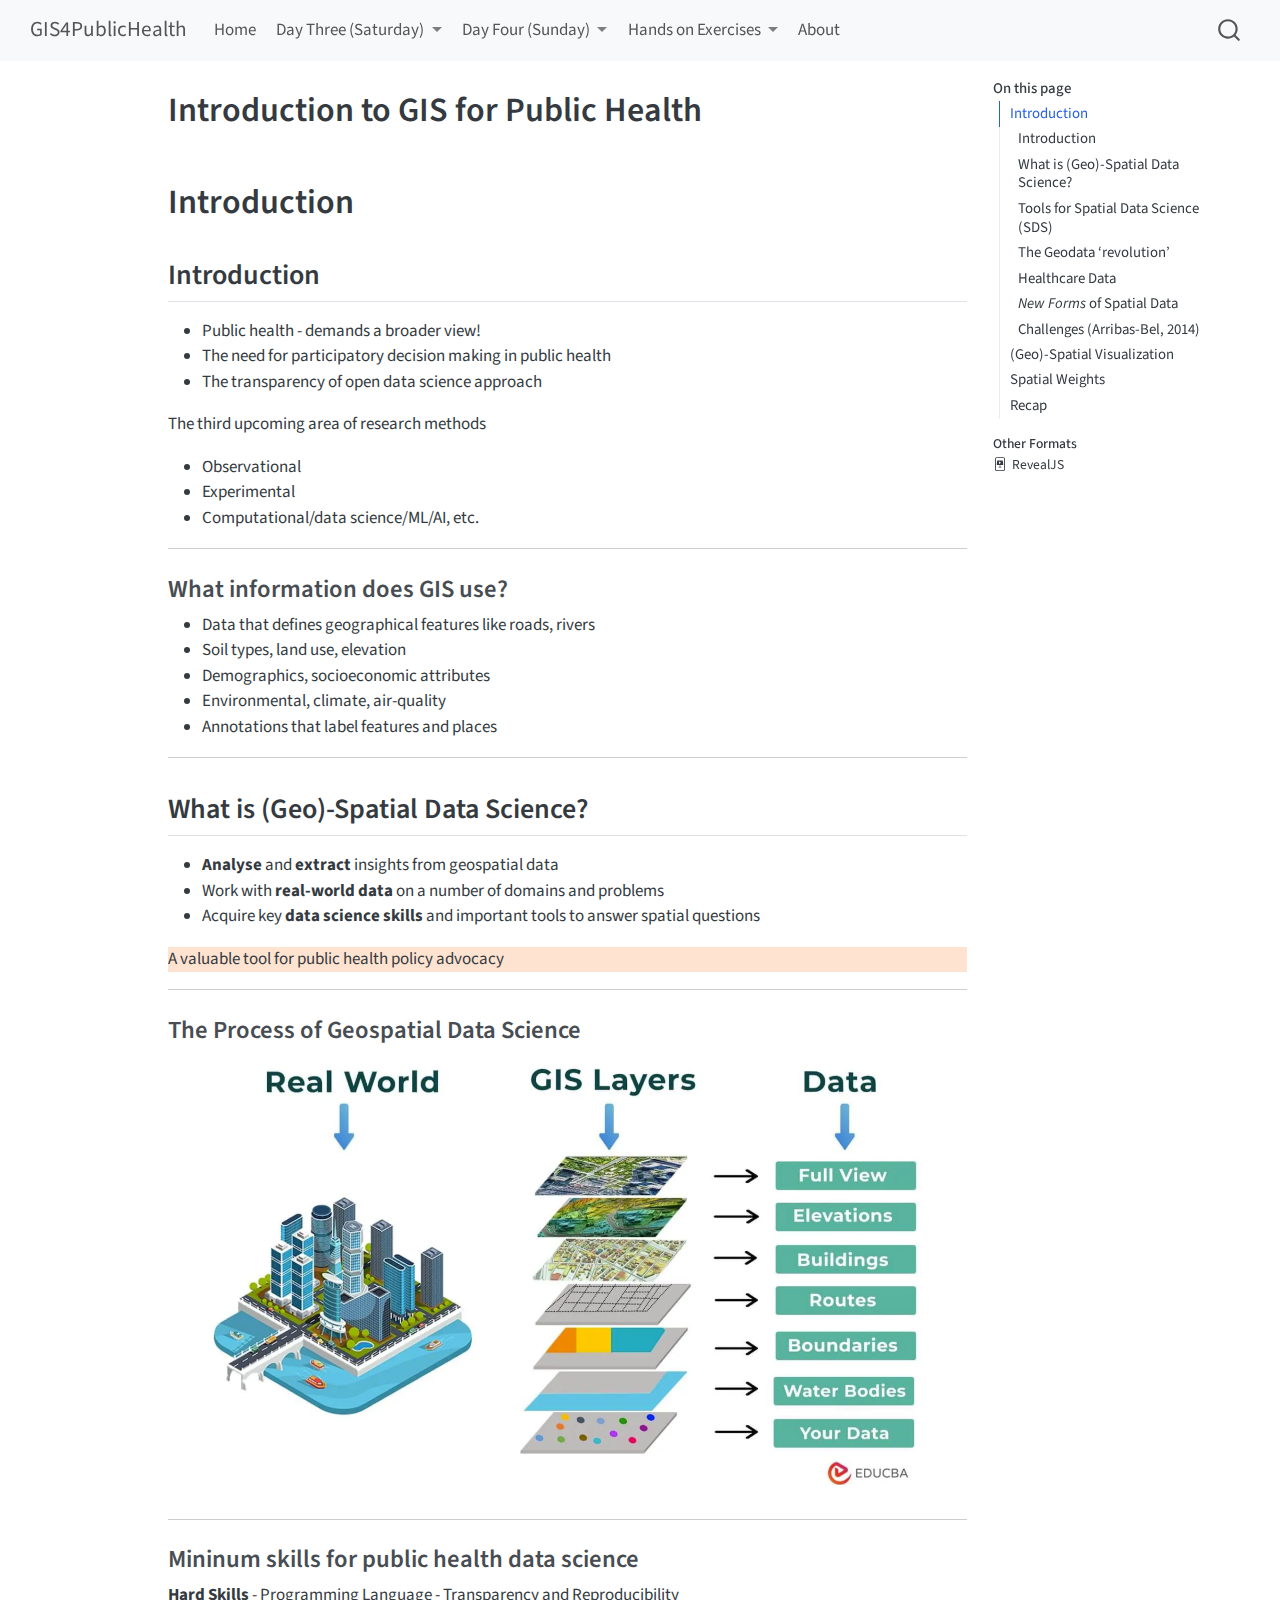
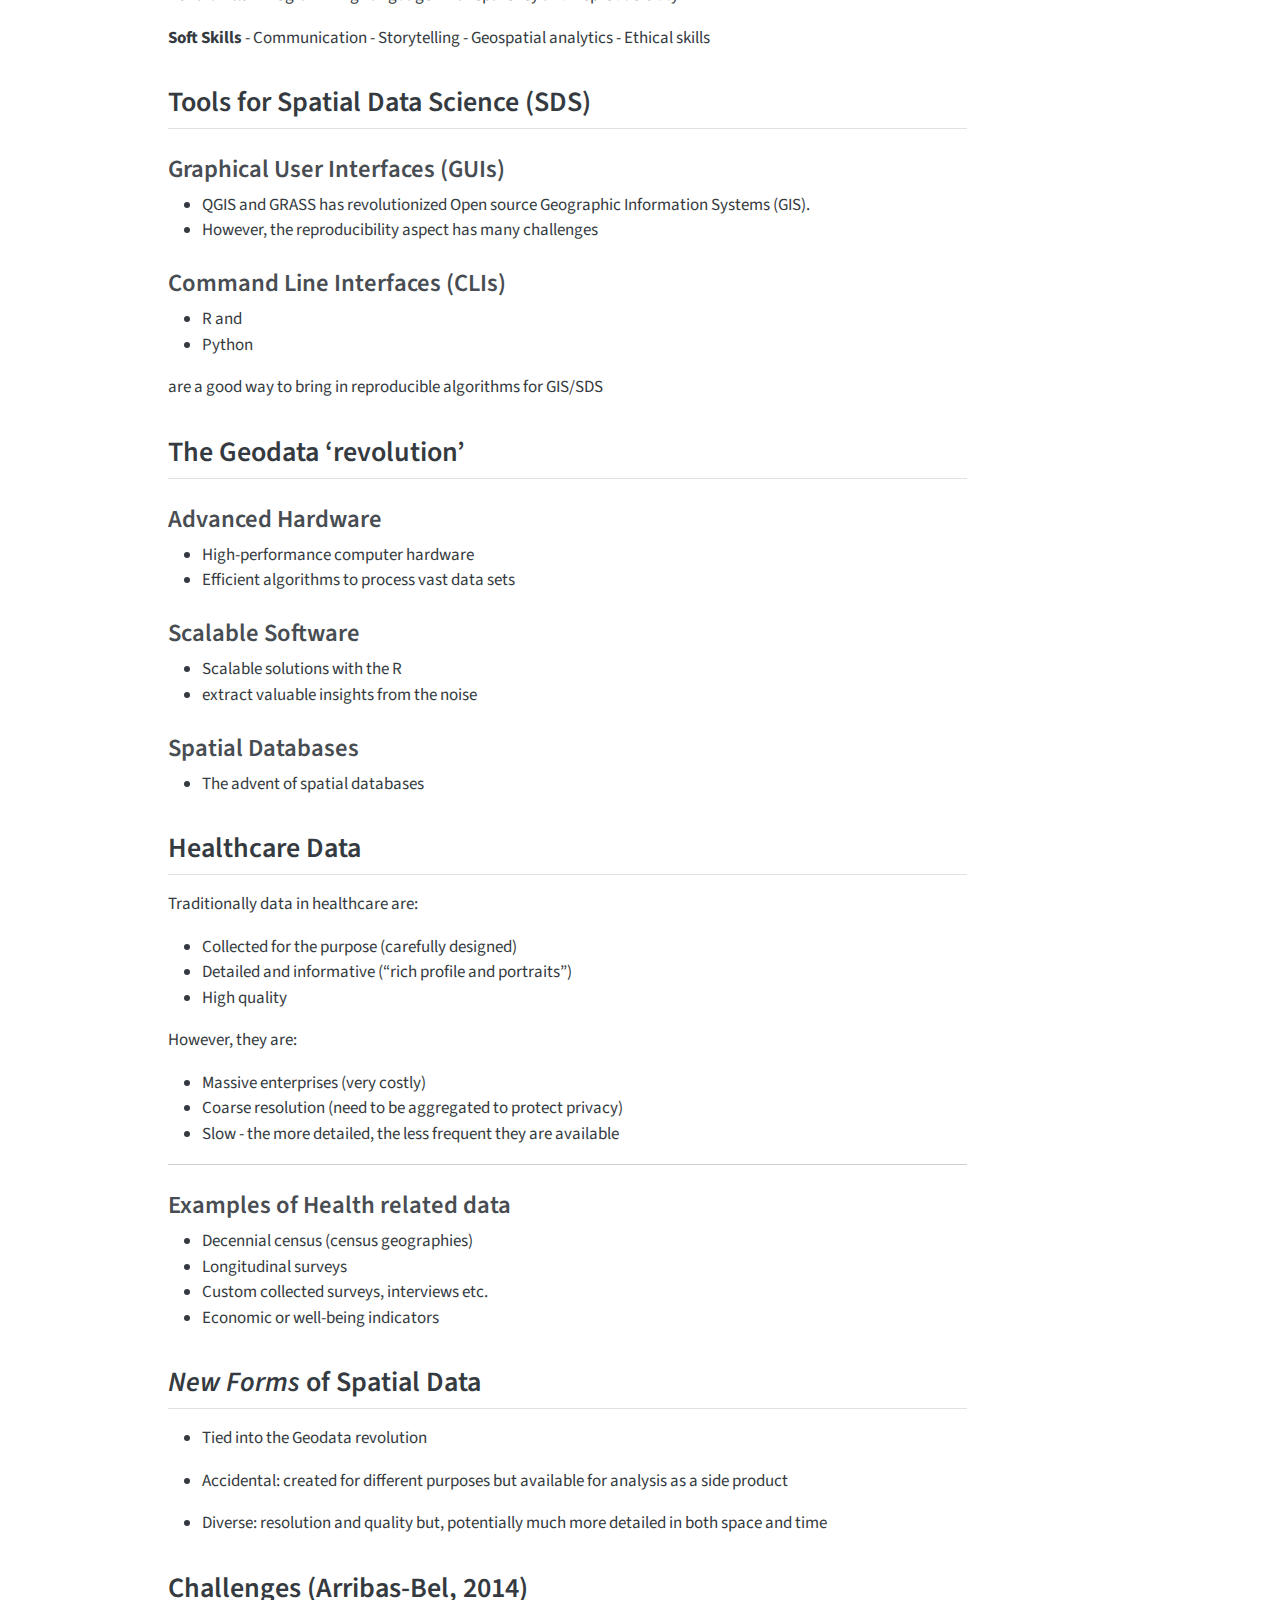
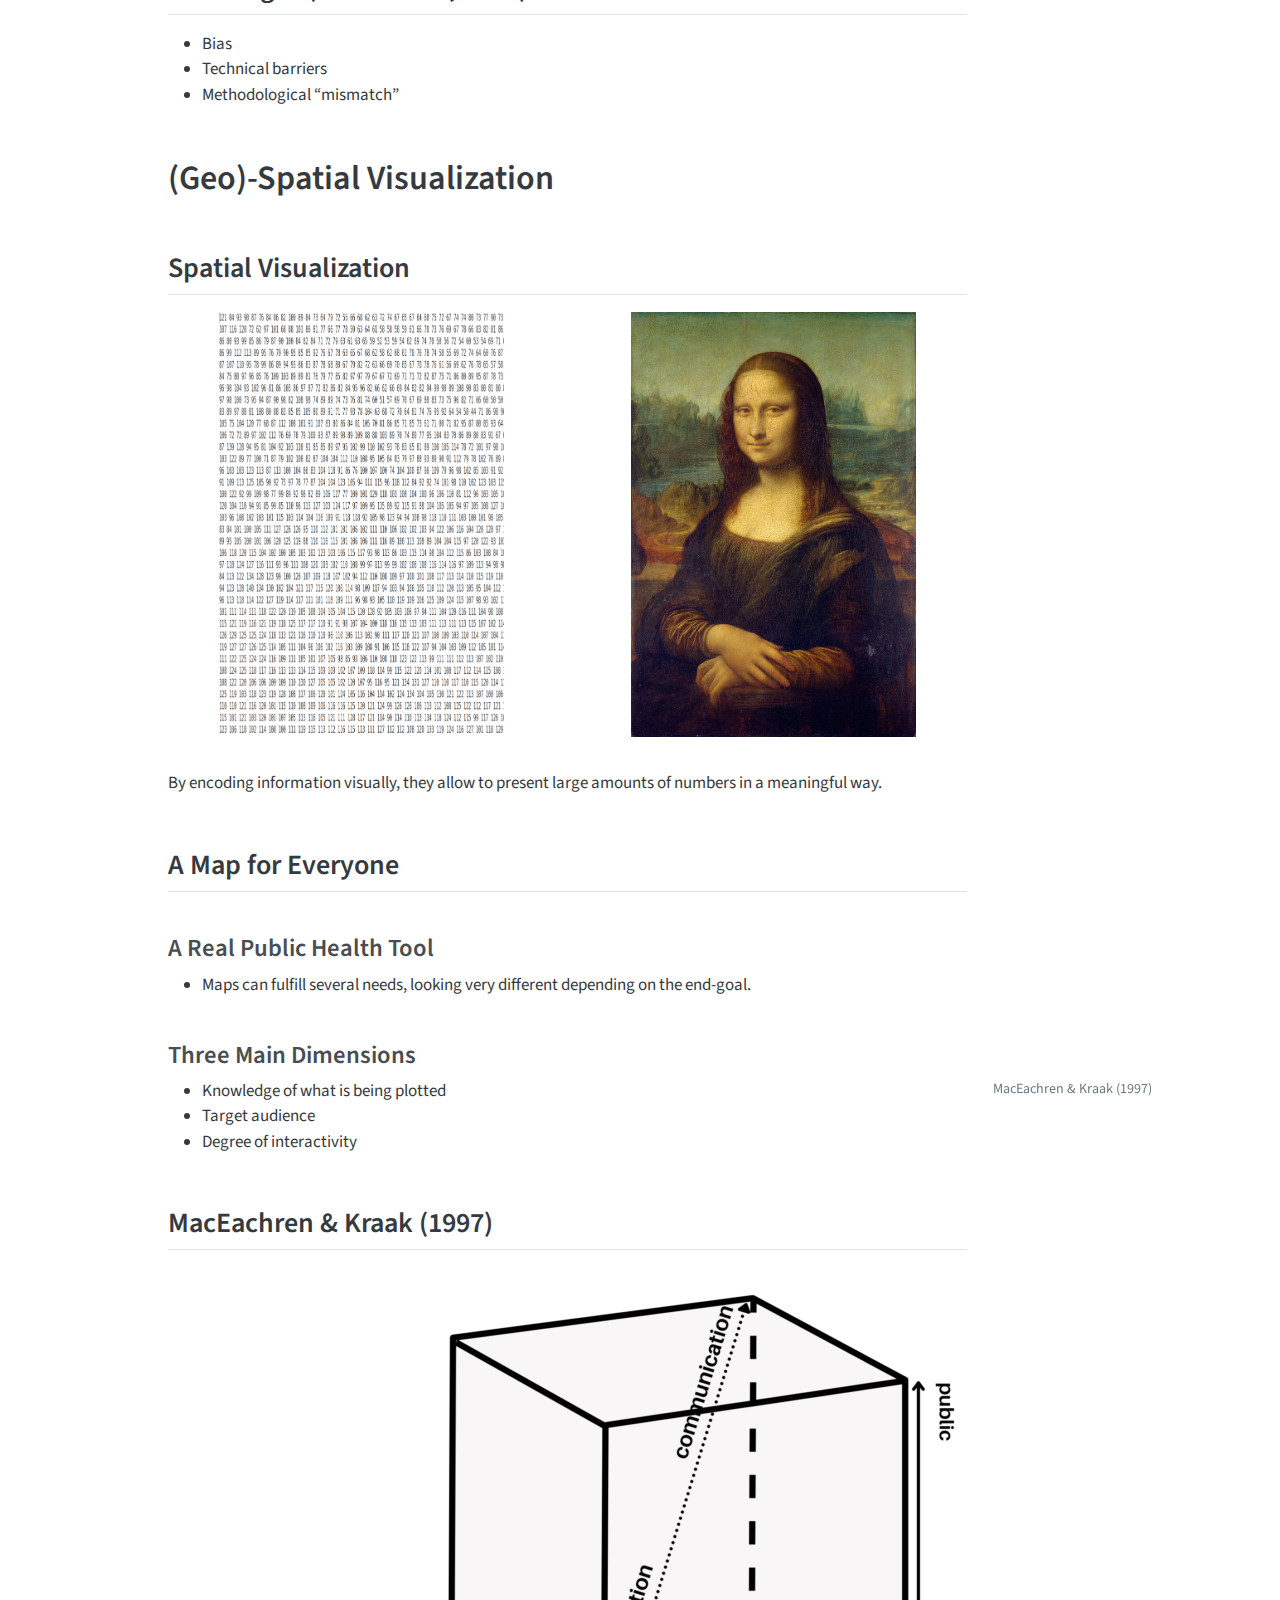
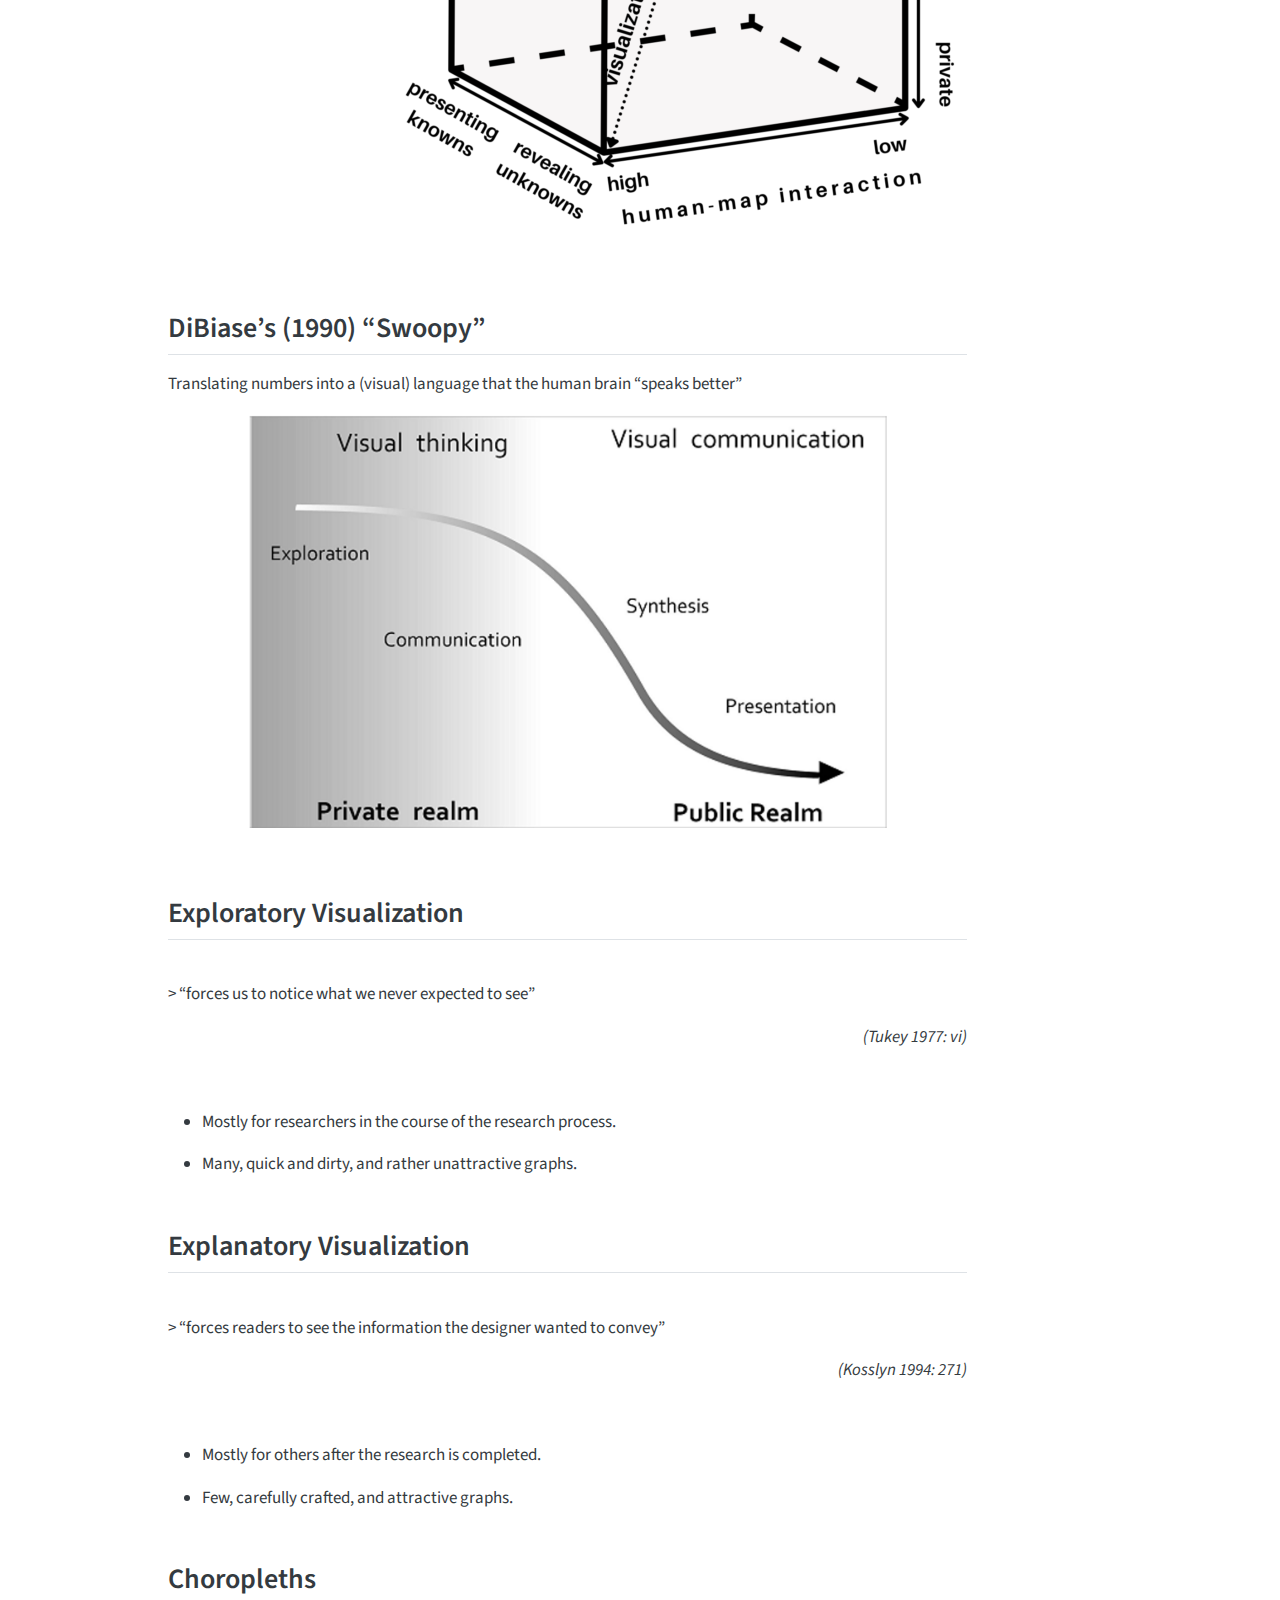
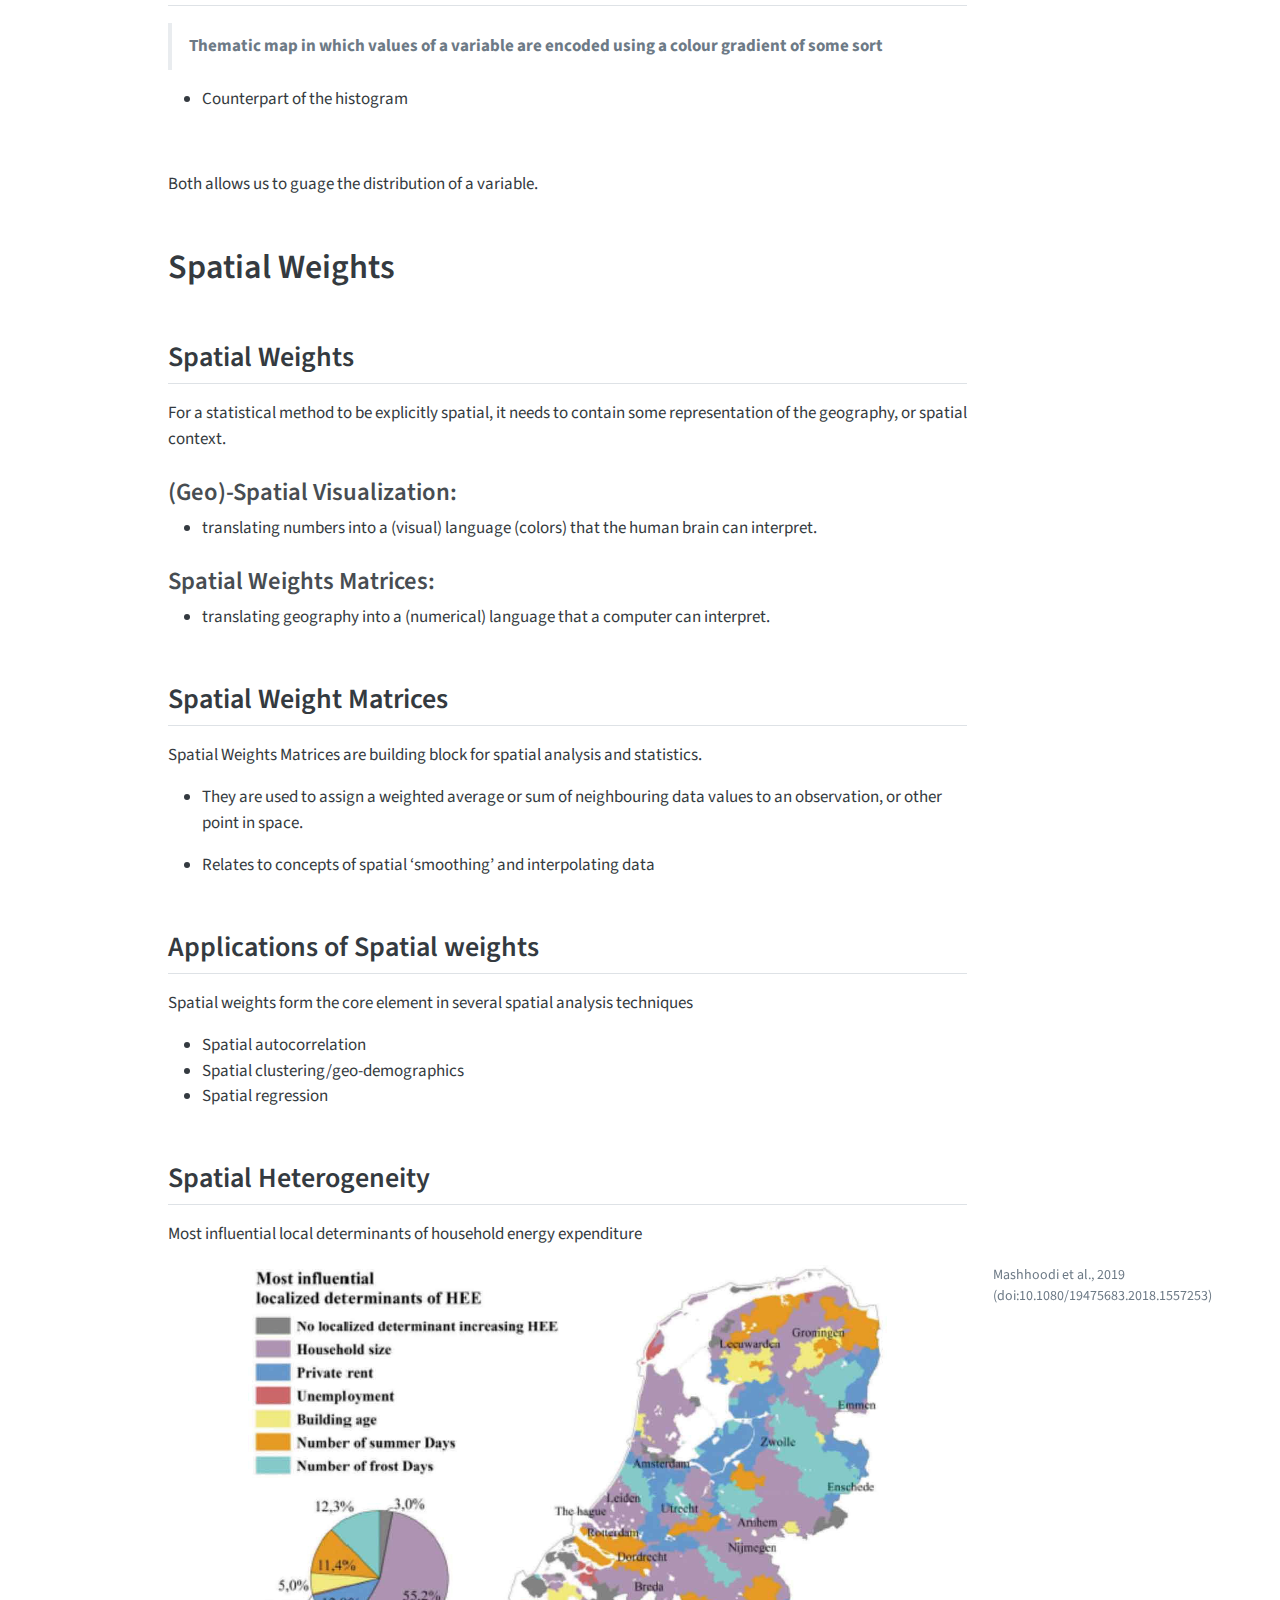
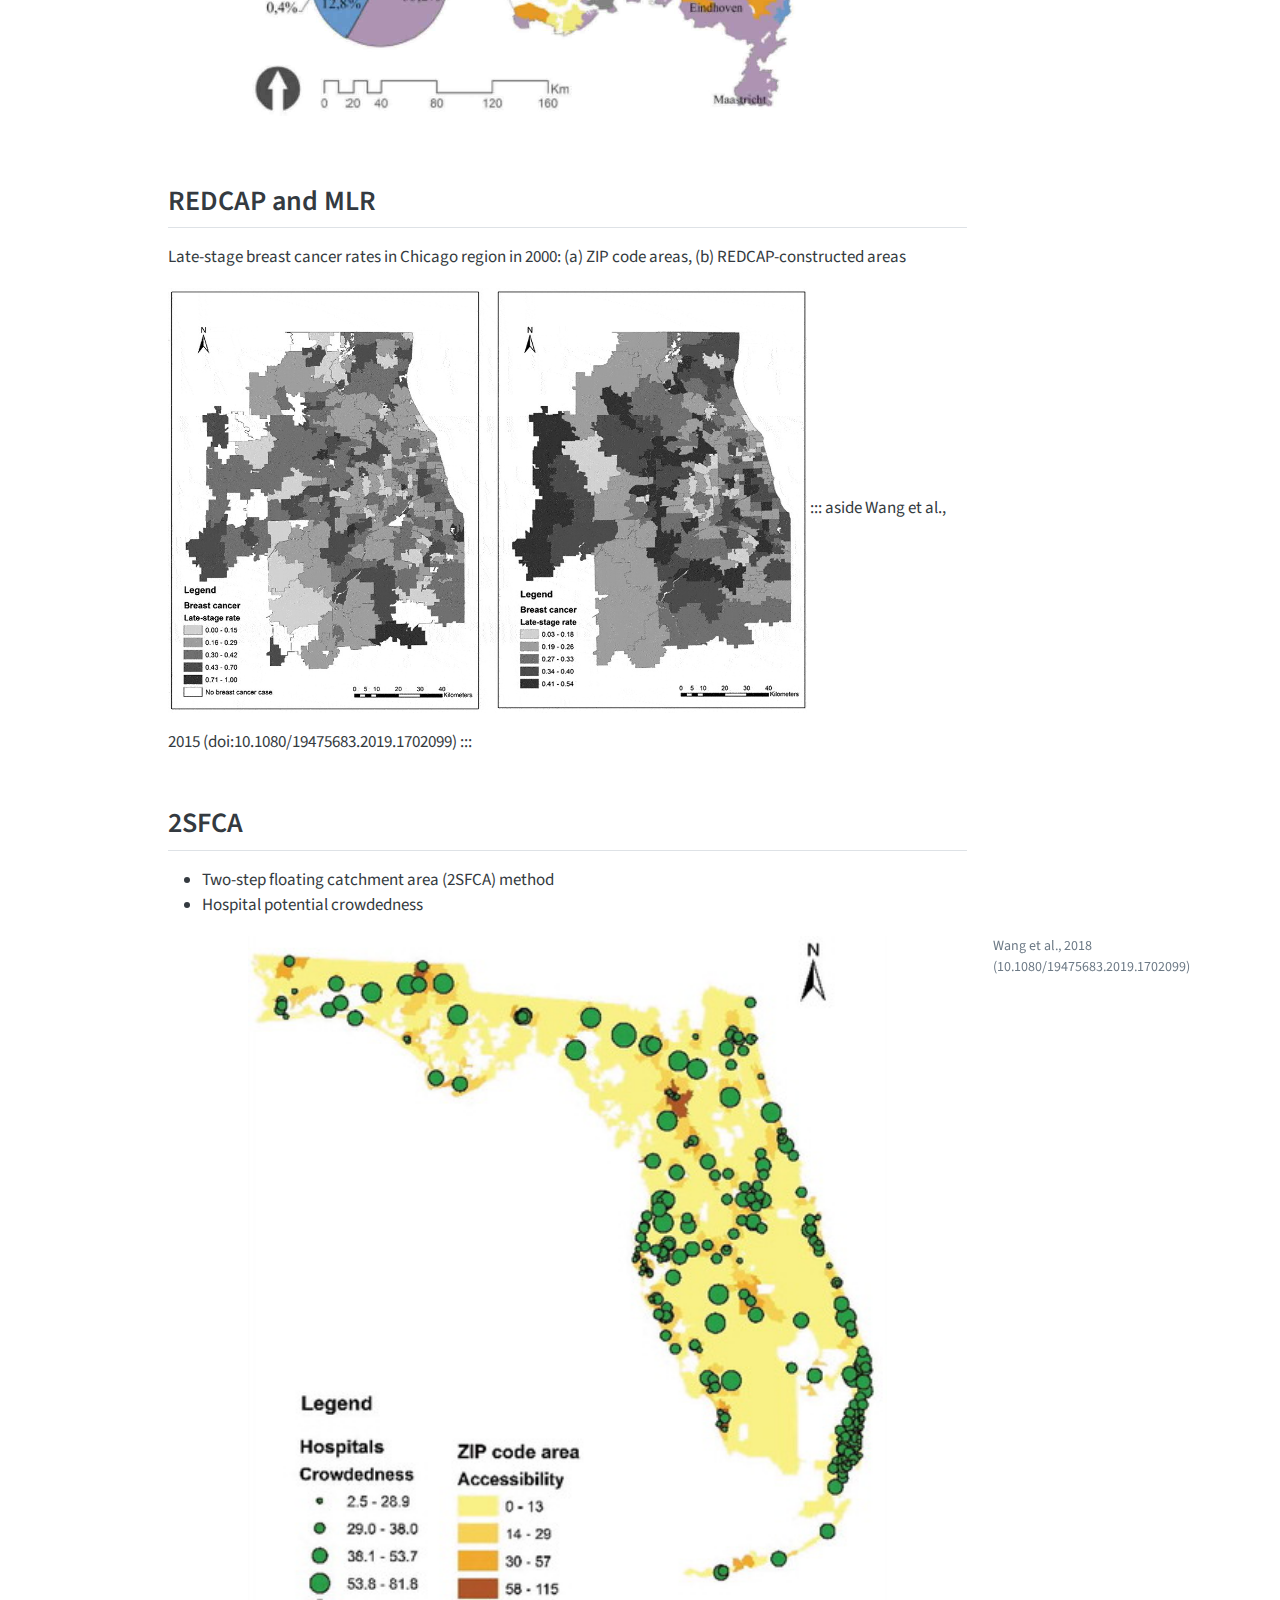
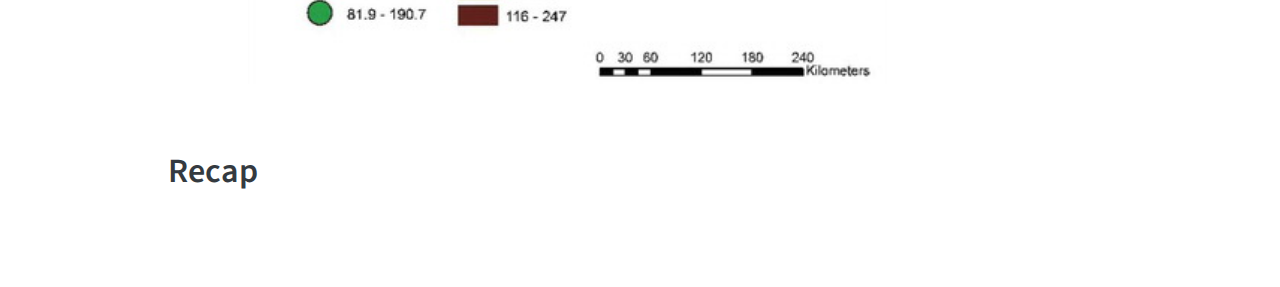
<file: docs/session1a-intro-gis-public-health_v2.html>
<!DOCTYPE html>
<html xmlns="http://www.w3.org/1999/xhtml" lang="en" xml:lang="en"><head>

<meta charset="utf-8">
<meta name="generator" content="quarto-1.4.529">

<meta name="viewport" content="width=device-width, initial-scale=1.0, user-scalable=yes">


<title>GIS4PublicHealth - Introduction to GIS for Public Health</title>
<style>
code{white-space: pre-wrap;}
span.smallcaps{font-variant: small-caps;}
div.columns{display: flex; gap: min(4vw, 1.5em);}
div.column{flex: auto; overflow-x: auto;}
div.hanging-indent{margin-left: 1.5em; text-indent: -1.5em;}
ul.task-list{list-style: none;}
ul.task-list li input[type="checkbox"] {
  width: 0.8em;
  margin: 0 0.8em 0.2em -1em; /* quarto-specific, see https://github.com/quarto-dev/quarto-cli/issues/4556 */ 
  vertical-align: middle;
}
</style>


<script src="site_libs/quarto-nav/quarto-nav.js"></script>
<script src="site_libs/quarto-nav/headroom.min.js"></script>
<script src="site_libs/clipboard/clipboard.min.js"></script>
<script src="site_libs/quarto-search/autocomplete.umd.js"></script>
<script src="site_libs/quarto-search/fuse.min.js"></script>
<script src="site_libs/quarto-search/quarto-search.js"></script>
<meta name="quarto:offset" content="./">
<script src="site_libs/quarto-html/quarto.js"></script>
<script src="site_libs/quarto-html/popper.min.js"></script>
<script src="site_libs/quarto-html/tippy.umd.min.js"></script>
<script src="site_libs/quarto-html/anchor.min.js"></script>
<link href="site_libs/quarto-html/tippy.css" rel="stylesheet">
<link href="site_libs/quarto-html/quarto-syntax-highlighting.css" rel="stylesheet" id="quarto-text-highlighting-styles">
<script src="site_libs/bootstrap/bootstrap.min.js"></script>
<link href="site_libs/bootstrap/bootstrap-icons.css" rel="stylesheet">
<link href="site_libs/bootstrap/bootstrap.min.css" rel="stylesheet" id="quarto-bootstrap" data-mode="light">
<script id="quarto-search-options" type="application/json">{
  "location": "navbar",
  "copy-button": false,
  "collapse-after": 3,
  "panel-placement": "end",
  "type": "overlay",
  "limit": 50,
  "keyboard-shortcut": [
    "f",
    "/",
    "s"
  ],
  "show-item-context": false,
  "language": {
    "search-no-results-text": "No results",
    "search-matching-documents-text": "matching documents",
    "search-copy-link-title": "Copy link to search",
    "search-hide-matches-text": "Hide additional matches",
    "search-more-match-text": "more match in this document",
    "search-more-matches-text": "more matches in this document",
    "search-clear-button-title": "Clear",
    "search-text-placeholder": "",
    "search-detached-cancel-button-title": "Cancel",
    "search-submit-button-title": "Submit",
    "search-label": "Search"
  }
}</script>


<link rel="stylesheet" href="styles.css">
</head>

<body class="nav-fixed">

<div id="quarto-search-results"></div>
  <header id="quarto-header" class="headroom fixed-top">
    <nav class="navbar navbar-expand-lg " data-bs-theme="dark">
      <div class="navbar-container container-fluid">
      <div class="navbar-brand-container mx-auto">
    <a class="navbar-brand" href="./index.html">
    <span class="navbar-title">GIS4PublicHealth</span>
    </a>
  </div>
            <div id="quarto-search" class="" title="Search"></div>
          <button class="navbar-toggler" type="button" data-bs-toggle="collapse" data-bs-target="#navbarCollapse" aria-controls="navbarCollapse" aria-expanded="false" aria-label="Toggle navigation" onclick="if (window.quartoToggleHeadroom) { window.quartoToggleHeadroom(); }">
  <span class="navbar-toggler-icon"></span>
</button>
          <div class="collapse navbar-collapse" id="navbarCollapse">
            <ul class="navbar-nav navbar-nav-scroll me-auto">
  <li class="nav-item">
    <a class="nav-link" href="./index.html"> 
<span class="menu-text">Home</span></a>
  </li>  
  <li class="nav-item dropdown ">
    <a class="nav-link dropdown-toggle" href="#" id="nav-menu-day-three-(saturday" role="button" data-bs-toggle="dropdown" aria-expanded="false">
 <span class="menu-text">Day Three (Saturday)</span>
    </a>
    <ul class="dropdown-menu" aria-labelledby="nav-menu-day-three-(saturday">    
        <li>
    <a class="dropdown-item" href="./session1a-intro-gis-public-health_v2.html">
 <span class="dropdown-text">Intro to GIS in Public Health</span></a>
  </li>  
        <li>
    <a class="dropdown-item" href="./session1b-concepts-spatial-data-science.html">
 <span class="dropdown-text">Concepts in Spatial Data Science</span></a>
  </li>  
    </ul>
  </li>
  <li class="nav-item dropdown ">
    <a class="nav-link dropdown-toggle" href="#" id="nav-menu-day-four-(sunday" role="button" data-bs-toggle="dropdown" aria-expanded="false">
 <span class="menu-text">Day Four (Sunday)</span>
    </a>
    <ul class="dropdown-menu" aria-labelledby="nav-menu-day-four-(sunday">    
        <li>
    <a class="dropdown-item" href="./session2a-exploring-data-with-r.html">
 <span class="dropdown-text">Exploring Data with R</span></a>
  </li>  
        <li>
    <a class="dropdown-item" href="./session2b-spatial-data-vis.html">
 <span class="dropdown-text">Principles of Spatial Data Visualization</span></a>
  </li>  
        <li>
    <a class="dropdown-item" href="./session2c-intro-sf-package.html">
 <span class="dropdown-text">Introduction to the SF package</span></a>
  </li>  
    </ul>
  </li>
  <li class="nav-item dropdown ">
    <a class="nav-link dropdown-toggle" href="#" id="nav-menu-hands-on-exercises" role="button" data-bs-toggle="dropdown" aria-expanded="false">
 <span class="menu-text">Hands on Exercises</span>
    </a>
    <ul class="dropdown-menu" aria-labelledby="nav-menu-hands-on-exercises">    
        <li>
    <a class="dropdown-item" href="./exercises/hands_on_exercise_1.R">
 <span class="dropdown-text">Exercise 1</span></a>
  </li>  
        <li>
    <a class="dropdown-item" href="./exercises/hands_on_exercise_2.R">
 <span class="dropdown-text">Exercise 2</span></a>
  </li>  
        <li>
    <a class="dropdown-item" href="./exercises/hands_on_exercise_3.R">
 <span class="dropdown-text">Exercise 3</span></a>
  </li>  
        <li>
    <a class="dropdown-item" href="./exercises/hands_on_exercise_4.R">
 <span class="dropdown-text">Exercise 4</span></a>
  </li>  
        <li>
    <a class="dropdown-item" href="./exercises/john_snow_map_excercise.html">
 <span class="dropdown-text">Exercise 5</span></a>
  </li>  
        <li>
    <a class="dropdown-item" href="./exercises/hands_on_exercise_6.R">
 <span class="dropdown-text">Exercise 6</span></a>
  </li>  
        <li>
    <a class="dropdown-item" href="./exercises/hands_on_exercise_7.R">
 <span class="dropdown-text">Exercise 7</span></a>
  </li>  
        <li>
    <a class="dropdown-item" href="./exercises/SIR_SMR_assignment.html">
 <span class="dropdown-text">Exercise 8</span></a>
  </li>  
    </ul>
  </li>
  <li class="nav-item">
    <a class="nav-link" href="./about.html"> 
<span class="menu-text">About</span></a>
  </li>  
</ul>
          </div> <!-- /navcollapse -->
          <div class="quarto-navbar-tools">
</div>
      </div> <!-- /container-fluid -->
    </nav>
</header>
<!-- content -->
<div id="quarto-content" class="quarto-container page-columns page-rows-contents page-layout-article page-navbar">
<!-- sidebar -->
<!-- margin-sidebar -->
    <div id="quarto-margin-sidebar" class="sidebar margin-sidebar">
        <nav id="TOC" role="doc-toc" class="toc-active">
    <h2 id="toc-title">On this page</h2>
   
  <ul>
  <li><a href="#introduction" id="toc-introduction" class="nav-link active" data-scroll-target="#introduction">Introduction</a>
  <ul class="collapse">
  <li><a href="#introduction-1" id="toc-introduction-1" class="nav-link" data-scroll-target="#introduction-1">Introduction</a>
  <ul class="collapse">
  <li><a href="#what-information-does-gis-use" id="toc-what-information-does-gis-use" class="nav-link" data-scroll-target="#what-information-does-gis-use">What information does GIS use?</a></li>
  </ul></li>
  <li><a href="#what-is-geo-spatial-data-science" id="toc-what-is-geo-spatial-data-science" class="nav-link" data-scroll-target="#what-is-geo-spatial-data-science">What is (Geo)-Spatial Data Science?</a>
  <ul class="collapse">
  <li><a href="#the-process-of-geospatial-data-science" id="toc-the-process-of-geospatial-data-science" class="nav-link" data-scroll-target="#the-process-of-geospatial-data-science">The Process of Geospatial Data Science</a></li>
  <li><a href="#mininum-skills-for-public-health-data-science" id="toc-mininum-skills-for-public-health-data-science" class="nav-link" data-scroll-target="#mininum-skills-for-public-health-data-science">Mininum skills for public health data science</a></li>
  </ul></li>
  <li><a href="#tools-for-spatial-data-science-sds" id="toc-tools-for-spatial-data-science-sds" class="nav-link" data-scroll-target="#tools-for-spatial-data-science-sds">Tools for Spatial Data Science (SDS)</a>
  <ul class="collapse">
  <li><a href="#graphical-user-interfaces-guis" id="toc-graphical-user-interfaces-guis" class="nav-link" data-scroll-target="#graphical-user-interfaces-guis">Graphical User Interfaces (GUIs)</a></li>
  <li><a href="#command-line-interfaces-clis" id="toc-command-line-interfaces-clis" class="nav-link" data-scroll-target="#command-line-interfaces-clis">Command Line Interfaces (CLIs)</a></li>
  </ul></li>
  <li><a href="#the-geodata-revolution" id="toc-the-geodata-revolution" class="nav-link" data-scroll-target="#the-geodata-revolution">The Geodata ‘revolution’</a>
  <ul class="collapse">
  <li><a href="#advanced-hardware" id="toc-advanced-hardware" class="nav-link" data-scroll-target="#advanced-hardware">Advanced Hardware</a></li>
  <li><a href="#scalable-software" id="toc-scalable-software" class="nav-link" data-scroll-target="#scalable-software">Scalable Software</a></li>
  <li><a href="#spatial-databases" id="toc-spatial-databases" class="nav-link" data-scroll-target="#spatial-databases">Spatial Databases</a></li>
  </ul></li>
  <li><a href="#healthcare-data" id="toc-healthcare-data" class="nav-link" data-scroll-target="#healthcare-data">Healthcare Data</a>
  <ul class="collapse">
  <li><a href="#examples-of-health-related-data" id="toc-examples-of-health-related-data" class="nav-link" data-scroll-target="#examples-of-health-related-data">Examples of Health related data</a></li>
  </ul></li>
  <li><a href="#new-forms-of-spatial-data" id="toc-new-forms-of-spatial-data" class="nav-link" data-scroll-target="#new-forms-of-spatial-data"><em>New Forms</em> of Spatial Data</a></li>
  <li><a href="#challenges-arribas-bel-2014" id="toc-challenges-arribas-bel-2014" class="nav-link" data-scroll-target="#challenges-arribas-bel-2014">Challenges (Arribas-Bel, 2014)</a></li>
  </ul></li>
  <li><a href="#geo-spatial-visualization" id="toc-geo-spatial-visualization" class="nav-link" data-scroll-target="#geo-spatial-visualization">(Geo)-Spatial Visualization</a>
  <ul class="collapse">
  <li><a href="#spatial-visualization" id="toc-spatial-visualization" class="nav-link" data-scroll-target="#spatial-visualization">Spatial Visualization</a></li>
  <li><a href="#a-map-for-everyone" id="toc-a-map-for-everyone" class="nav-link" data-scroll-target="#a-map-for-everyone">A Map for Everyone</a>
  <ul class="collapse">
  <li><a href="#a-real-public-health-tool" id="toc-a-real-public-health-tool" class="nav-link" data-scroll-target="#a-real-public-health-tool">A Real Public Health Tool</a></li>
  <li><a href="#three-main-dimensions" id="toc-three-main-dimensions" class="nav-link" data-scroll-target="#three-main-dimensions">Three Main Dimensions</a></li>
  </ul></li>
  <li><a href="#maceachren-kraak-1997" id="toc-maceachren-kraak-1997" class="nav-link" data-scroll-target="#maceachren-kraak-1997">MacEachren &amp; Kraak (1997)</a></li>
  <li><a href="#dibiases-1990-swoopy" id="toc-dibiases-1990-swoopy" class="nav-link" data-scroll-target="#dibiases-1990-swoopy">DiBiase’s (1990) “Swoopy”</a></li>
  <li><a href="#exploratory-visualization" id="toc-exploratory-visualization" class="nav-link" data-scroll-target="#exploratory-visualization">Exploratory Visualization</a></li>
  <li><a href="#explanatory-visualization" id="toc-explanatory-visualization" class="nav-link" data-scroll-target="#explanatory-visualization">Explanatory Visualization</a></li>
  <li><a href="#choropleths" id="toc-choropleths" class="nav-link" data-scroll-target="#choropleths">Choropleths</a></li>
  </ul></li>
  <li><a href="#spatial-weights" id="toc-spatial-weights" class="nav-link" data-scroll-target="#spatial-weights">Spatial Weights</a>
  <ul class="collapse">
  <li><a href="#spatial-weights-1" id="toc-spatial-weights-1" class="nav-link" data-scroll-target="#spatial-weights-1">Spatial Weights</a>
  <ul class="collapse">
  <li><a href="#geo-spatial-visualization-1" id="toc-geo-spatial-visualization-1" class="nav-link" data-scroll-target="#geo-spatial-visualization-1">(Geo)-Spatial Visualization:</a></li>
  <li><a href="#spatial-weights-matrices" id="toc-spatial-weights-matrices" class="nav-link" data-scroll-target="#spatial-weights-matrices">Spatial Weights Matrices:</a></li>
  </ul></li>
  <li><a href="#spatial-weight-matrices" id="toc-spatial-weight-matrices" class="nav-link" data-scroll-target="#spatial-weight-matrices">Spatial Weight Matrices</a></li>
  <li><a href="#applications-of-spatial-weights" id="toc-applications-of-spatial-weights" class="nav-link" data-scroll-target="#applications-of-spatial-weights">Applications of Spatial weights</a></li>
  <li><a href="#spatial-heterogeneity" id="toc-spatial-heterogeneity" class="nav-link" data-scroll-target="#spatial-heterogeneity">Spatial Heterogeneity</a></li>
  <li><a href="#redcap-and-mlr" id="toc-redcap-and-mlr" class="nav-link" data-scroll-target="#redcap-and-mlr">REDCAP and MLR</a></li>
  <li><a href="#sfca" id="toc-sfca" class="nav-link" data-scroll-target="#sfca">2SFCA</a></li>
  </ul></li>
  <li><a href="#recap" id="toc-recap" class="nav-link" data-scroll-target="#recap">Recap</a></li>
  </ul>
<div class="quarto-alternate-formats"><h2>Other Formats</h2><ul><li><a href="slides-session1a-intro-gis-public-health_v2.html"><i class="bi bi-file-slides"></i>RevealJS</a></li></ul></div></nav>
    </div>
<!-- main -->
<main class="content page-columns page-full" id="quarto-document-content">

<header id="title-block-header" class="quarto-title-block default">
<div class="quarto-title">
<h1 class="title">Introduction to GIS for Public Health</h1>
</div>



<div class="quarto-title-meta">

    
  
    
  </div>
  


</header>


<section id="introduction" class="level1">
<h1>Introduction</h1>
<section id="introduction-1" class="level2">
<h2 class="anchored" data-anchor-id="introduction-1">Introduction</h2>
<ul>
<li>Public health - demands a broader view!</li>
<li>The need for participatory decision making in public health</li>
<li>The transparency of open data science approach</li>
</ul>
<p>The third upcoming area of research methods</p>
<ul>
<li>Observational</li>
<li>Experimental</li>
<li>Computational/data science/ML/AI, etc.</li>
</ul>
<hr>
<section id="what-information-does-gis-use" class="level3">
<h3 class="anchored" data-anchor-id="what-information-does-gis-use">What information does GIS use?</h3>
<ul>
<li>Data that defines geographical features like roads, rivers</li>
<li>Soil types, land use, elevation</li>
<li>Demographics, socioeconomic attributes</li>
<li>Environmental, climate, air-quality</li>
<li>Annotations that label features and places</li>
</ul>
<hr>
</section>
</section>
<section id="what-is-geo-spatial-data-science" class="level2">
<h2 class="anchored" data-anchor-id="what-is-geo-spatial-data-science">What is (Geo)-Spatial Data Science?</h2>
<ul>
<li><strong>Analyse</strong> and <strong>extract</strong> insights from geospatial data</li>
<li>Work with <strong>real-world data</strong> on a number of domains and problems</li>
<li>Acquire key <strong>data science skills</strong> and important tools to answer spatial questions</li>
</ul>
<div class="fragment">
<div class="mark">
<p>A valuable tool for public health policy advocacy</p>
</div>
</div>
<hr>
<section id="the-process-of-geospatial-data-science" class="level3">
<h3 class="anchored" data-anchor-id="the-process-of-geospatial-data-science">The Process of Geospatial Data Science</h3>
<div class="quarto-figure quarto-figure-center">
<figure class="figure">
<p><img src="images/real_world_bs.png" class="quarto-figure quarto-figure-center figure-img" style="width:90.0%;height:90.0%"></p>
</figure>
</div>
<hr>
</section>
<section id="mininum-skills-for-public-health-data-science" class="level3">
<h3 class="anchored" data-anchor-id="mininum-skills-for-public-health-data-science">Mininum skills for public health data science</h3>
<p><strong>Hard Skills</strong> - Programming Language - Transparency and Reproducibility</p>
<p><strong>Soft Skills</strong> - Communication - Storytelling - Geospatial analytics - Ethical skills</p>
</section>
</section>
<section id="tools-for-spatial-data-science-sds" class="level2">
<h2 class="anchored" data-anchor-id="tools-for-spatial-data-science-sds">Tools for Spatial Data Science (SDS)</h2>
<section id="graphical-user-interfaces-guis" class="level3">
<h3 class="anchored" data-anchor-id="graphical-user-interfaces-guis">Graphical User Interfaces (GUIs)</h3>
<ul>
<li>QGIS and GRASS has revolutionized Open source Geographic Information Systems (GIS).</li>
<li>However, the reproducibility aspect has many challenges</li>
</ul>
</section>
<section id="command-line-interfaces-clis" class="level3">
<h3 class="anchored" data-anchor-id="command-line-interfaces-clis">Command Line Interfaces (CLIs)</h3>
<ul>
<li>R and</li>
<li>Python</li>
</ul>
<p>are a good way to bring in reproducible algorithms for GIS/SDS</p>
</section>
</section>
<section id="the-geodata-revolution" class="level2">
<h2 class="anchored" data-anchor-id="the-geodata-revolution">The Geodata ‘revolution’</h2>
<section id="advanced-hardware" class="level3">
<h3 class="anchored" data-anchor-id="advanced-hardware">Advanced Hardware</h3>
<ul>
<li>High-performance computer hardware</li>
<li>Efficient algorithms to process vast data sets</li>
</ul>
</section>
<section id="scalable-software" class="level3">
<h3 class="anchored" data-anchor-id="scalable-software">Scalable Software</h3>
<ul>
<li>Scalable solutions with the R</li>
<li>extract valuable insights from the noise</li>
</ul>
</section>
<section id="spatial-databases" class="level3">
<h3 class="anchored" data-anchor-id="spatial-databases">Spatial Databases</h3>
<ul>
<li>The advent of spatial databases</li>
</ul>
</section>
</section>
<section id="healthcare-data" class="level2">
<h2 class="anchored" data-anchor-id="healthcare-data">Healthcare Data</h2>
<p>Traditionally data in healthcare are:</p>
<ul>
<li>Collected for the purpose (carefully designed)</li>
<li>Detailed and informative (“rich profile and portraits”)</li>
<li>High quality</li>
</ul>
<p>However, they are:</p>
<ul>
<li>Massive enterprises (very costly)</li>
<li>Coarse resolution (need to be aggregated to protect privacy)</li>
<li>Slow - the more detailed, the less frequent they are available</li>
</ul>
<hr>
<section id="examples-of-health-related-data" class="level3">
<h3 class="anchored" data-anchor-id="examples-of-health-related-data">Examples of Health related data</h3>
<ul>
<li>Decennial census (census geographies)</li>
<li>Longitudinal surveys</li>
<li>Custom collected surveys, interviews etc.</li>
<li>Economic or well-being indicators</li>
</ul>
</section>
</section>
<section id="new-forms-of-spatial-data" class="level2">
<h2 class="anchored" data-anchor-id="new-forms-of-spatial-data"><em>New Forms</em> of Spatial Data</h2>
<ul>
<li><p>Tied into the Geodata revolution</p></li>
<li><p>Accidental: created for different purposes but available for analysis as a side product</p></li>
<li><p>Diverse: resolution and quality but, potentially much more detailed in both space and time</p></li>
</ul>
</section>
<section id="challenges-arribas-bel-2014" class="level2">
<h2 class="anchored" data-anchor-id="challenges-arribas-bel-2014">Challenges (Arribas-Bel, 2014)</h2>
<ul>
<li>Bias</li>
<li>Technical barriers</li>
<li>Methodological “mismatch”</li>
</ul>
</section>
</section>
<section id="geo-spatial-visualization" class="level1 page-columns page-full">
<h1>(Geo)-Spatial Visualization</h1>
<section id="spatial-visualization" class="level2">
<h2 class="anchored" data-anchor-id="spatial-visualization">Spatial Visualization</h2>
<div class="grid">
<div class="g-col-6">
<div class="quarto-figure quarto-figure-center">
<figure class="figure">
<p><img src="images/l03_monalisa_data.png" class="quarto-figure quarto-figure-center figure-img" height="425"></p>
</figure>
</div>
</div>
<div class="g-col-6">
<div class="quarto-figure quarto-figure-center">
<figure class="figure">
<p><img src="images/l03_monalisa.png" class="quarto-figure quarto-figure-center figure-img" height="425"></p>
</figure>
</div>
</div>
</div>
<p>By encoding information visually, they allow to present large amounts of numbers in a meaningful way.</p>
</section>
<section id="a-map-for-everyone" class="level2 page-columns page-full">
<h2 class="anchored" data-anchor-id="a-map-for-everyone">A Map for Everyone</h2>
<section id="a-real-public-health-tool" class="level3">
<h3 class="anchored" data-anchor-id="a-real-public-health-tool">A Real Public Health Tool</h3>
<ul>
<li>Maps can fulfill several needs, looking very different depending on the end-goal.</li>
</ul>
</section>
<section id="three-main-dimensions" class="level3 page-columns page-full">
<h3 class="anchored" data-anchor-id="three-main-dimensions">Three Main Dimensions</h3>
<ul>
<li>Knowledge of what is being plotted</li>
<li>Target audience</li>
<li>Degree of interactivity</li>
</ul>

<div class="no-row-height column-margin column-container"><div class="margin-aside">
<p>MacEachren &amp; Kraak (1997)</p>
</div></div></section>
</section>
<section id="maceachren-kraak-1997" class="level2">
<h2 class="anchored" data-anchor-id="maceachren-kraak-1997">MacEachren &amp; Kraak (1997)</h2>
<div class="quarto-figure quarto-figure-center">
<figure class="figure">
<p><img src="images/carto.png" class="quarto-figure quarto-figure-center figure-img" style="height:85.0%"></p>
</figure>
</div>
</section>
<section id="dibiases-1990-swoopy" class="level2">
<h2 class="anchored" data-anchor-id="dibiases-1990-swoopy">DiBiase’s (1990) “Swoopy”</h2>
<p>Translating numbers into a (visual) language that the human brain “speaks better”</p>
<div class="quarto-figure quarto-figure-center">
<figure class="figure">
<p><img src="images/geovis1.png" class="img-fluid quarto-figure quarto-figure-center figure-img" style="width:80.0%"></p>
</figure>
</div>
</section>
<section id="exploratory-visualization" class="level2">
<h2 class="anchored" data-anchor-id="exploratory-visualization">Exploratory Visualization</h2>
<p><br> &gt; “forces us to notice what we never expected to see”</p>
<div class="flushright">
<p><em>(Tukey 1977: vi)</em></p>
</div>
<p><br></p>
<ul>
<li><p>Mostly for researchers in the course of the research process.</p></li>
<li><p>Many, quick and dirty, and rather unattractive graphs.</p></li>
</ul>
</section>
<section id="explanatory-visualization" class="level2">
<h2 class="anchored" data-anchor-id="explanatory-visualization">Explanatory Visualization</h2>
<p><br> &gt; “forces readers to see the information the designer wanted to convey”</p>
<div class="flushright">
<p><em>(Kosslyn 1994: 271)</em></p>
</div>
<p><br></p>
<ul>
<li><p>Mostly for others after the research is completed.</p></li>
<li><p>Few, carefully crafted, and attractive graphs.</p></li>
</ul>
</section>
<section id="choropleths" class="level2">
<h2 class="anchored" data-anchor-id="choropleths">Choropleths</h2>
<blockquote class="blockquote">
<p><strong>Thematic map in which values of a variable are encoded using a colour gradient of some sort</strong></p>
</blockquote>
<ul>
<li>Counterpart of the histogram</li>
</ul>
<p><br></p>
<p>Both allows us to guage the distribution of a variable.</p>
</section>
</section>
<section id="spatial-weights" class="level1 page-columns page-full">
<h1>Spatial Weights</h1>
<section id="spatial-weights-1" class="level2">
<h2 class="anchored" data-anchor-id="spatial-weights-1">Spatial Weights</h2>
<p>For a statistical method to be explicitly spatial, it needs to contain some representation of the geography, or spatial context.</p>
<section id="geo-spatial-visualization-1" class="level3">
<h3 class="anchored" data-anchor-id="geo-spatial-visualization-1">(Geo)-Spatial Visualization:</h3>
<ul>
<li>translating numbers into a (visual) language (colors) that the human brain can interpret.</li>
</ul>
</section>
<section id="spatial-weights-matrices" class="level3">
<h3 class="anchored" data-anchor-id="spatial-weights-matrices">Spatial Weights Matrices:</h3>
<ul>
<li>translating geography into a (numerical) language that a computer can interpret.</li>
</ul>
</section>
</section>
<section id="spatial-weight-matrices" class="level2">
<h2 class="anchored" data-anchor-id="spatial-weight-matrices">Spatial Weight Matrices</h2>
<p>Spatial Weights Matrices are building block for spatial analysis and statistics.</p>
<ul>
<li><p>They are used to assign a weighted average or sum of neighbouring data values to an observation, or other point in space.</p></li>
<li><p>Relates to concepts of spatial ‘smoothing’ and interpolating data</p></li>
</ul>
</section>
<section id="applications-of-spatial-weights" class="level2">
<h2 class="anchored" data-anchor-id="applications-of-spatial-weights">Applications of Spatial weights</h2>
<p>Spatial weights form the core element in several spatial analysis techniques</p>
<ul>
<li>Spatial autocorrelation</li>
<li>Spatial clustering/geo-demographics</li>
<li>Spatial regression</li>
</ul>
</section>
<section id="spatial-heterogeneity" class="level2 page-columns page-full">
<h2 class="anchored" data-anchor-id="spatial-heterogeneity">Spatial Heterogeneity</h2>
<p>Most influential local determinants of household energy expenditure</p>
<div class="quarto-figure quarto-figure-center">
<figure class="figure">
<p><img src="images/spatial_hetero.jpg" class="img-fluid quarto-figure quarto-figure-center figure-img" style="width:80.0%"></p>
</figure>
</div>

<div class="no-row-height column-margin column-container"><div class="margin-aside">
<p>Mashhoodi et al., 2019 (doi:10.1080/19475683.2018.1557253)</p>
</div></div></section>
<section id="redcap-and-mlr" class="level2">
<h2 class="anchored" data-anchor-id="redcap-and-mlr">REDCAP and MLR</h2>
<p>Late-stage breast cancer rates in Chicago region in 2000: (a) ZIP code areas, (b) REDCAP-constructed areas</p>
<p><img src="images/breast_cancer.jpg" class="img-fluid quarto-figure quarto-figure-center" style="width:80.0%"> ::: aside Wang et al., 2015 (doi:10.1080/19475683.2019.1702099) :::</p>
</section>
<section id="sfca" class="level2 page-columns page-full">
<h2 class="anchored" data-anchor-id="sfca">2SFCA</h2>
<ul>
<li>Two-step floating catchment area (2SFCA) method</li>
<li>Hospital potential crowdedness</li>
</ul>
<div class="quarto-figure quarto-figure-center">
<figure class="figure">
<p><img src="images/hosp_coverage.jpg" class="img-fluid quarto-figure quarto-figure-center figure-img" style="width:80.0%"></p>
</figure>
</div>

<div class="no-row-height column-margin column-container"><div class="margin-aside">
<p>Wang et al., 2018 (10.1080/19475683.2019.1702099)</p>
</div></div></section>
</section>
<section id="recap" class="level1">
<h1>Recap</h1>


</section>

</main> <!-- /main -->
<script id="quarto-html-after-body" type="application/javascript">
window.document.addEventListener("DOMContentLoaded", function (event) {
  const toggleBodyColorMode = (bsSheetEl) => {
    const mode = bsSheetEl.getAttribute("data-mode");
    const bodyEl = window.document.querySelector("body");
    if (mode === "dark") {
      bodyEl.classList.add("quarto-dark");
      bodyEl.classList.remove("quarto-light");
    } else {
      bodyEl.classList.add("quarto-light");
      bodyEl.classList.remove("quarto-dark");
    }
  }
  const toggleBodyColorPrimary = () => {
    const bsSheetEl = window.document.querySelector("link#quarto-bootstrap");
    if (bsSheetEl) {
      toggleBodyColorMode(bsSheetEl);
    }
  }
  toggleBodyColorPrimary();  
  const icon = "";
  const anchorJS = new window.AnchorJS();
  anchorJS.options = {
    placement: 'right',
    icon: icon
  };
  anchorJS.add('.anchored');
  const isCodeAnnotation = (el) => {
    for (const clz of el.classList) {
      if (clz.startsWith('code-annotation-')) {                     
        return true;
      }
    }
    return false;
  }
  const clipboard = new window.ClipboardJS('.code-copy-button', {
    text: function(trigger) {
      const codeEl = trigger.previousElementSibling.cloneNode(true);
      for (const childEl of codeEl.children) {
        if (isCodeAnnotation(childEl)) {
          childEl.remove();
        }
      }
      return codeEl.innerText;
    }
  });
  clipboard.on('success', function(e) {
    // button target
    const button = e.trigger;
    // don't keep focus
    button.blur();
    // flash "checked"
    button.classList.add('code-copy-button-checked');
    var currentTitle = button.getAttribute("title");
    button.setAttribute("title", "Copied!");
    let tooltip;
    if (window.bootstrap) {
      button.setAttribute("data-bs-toggle", "tooltip");
      button.setAttribute("data-bs-placement", "left");
      button.setAttribute("data-bs-title", "Copied!");
      tooltip = new bootstrap.Tooltip(button, 
        { trigger: "manual", 
          customClass: "code-copy-button-tooltip",
          offset: [0, -8]});
      tooltip.show();    
    }
    setTimeout(function() {
      if (tooltip) {
        tooltip.hide();
        button.removeAttribute("data-bs-title");
        button.removeAttribute("data-bs-toggle");
        button.removeAttribute("data-bs-placement");
      }
      button.setAttribute("title", currentTitle);
      button.classList.remove('code-copy-button-checked');
    }, 1000);
    // clear code selection
    e.clearSelection();
  });
  function tippyHover(el, contentFn, onTriggerFn, onUntriggerFn) {
    const config = {
      allowHTML: true,
      maxWidth: 500,
      delay: 100,
      arrow: false,
      appendTo: function(el) {
          return el.parentElement;
      },
      interactive: true,
      interactiveBorder: 10,
      theme: 'quarto',
      placement: 'bottom-start',
    };
    if (contentFn) {
      config.content = contentFn;
    }
    if (onTriggerFn) {
      config.onTrigger = onTriggerFn;
    }
    if (onUntriggerFn) {
      config.onUntrigger = onUntriggerFn;
    }
    window.tippy(el, config); 
  }
  const noterefs = window.document.querySelectorAll('a[role="doc-noteref"]');
  for (var i=0; i<noterefs.length; i++) {
    const ref = noterefs[i];
    tippyHover(ref, function() {
      // use id or data attribute instead here
      let href = ref.getAttribute('data-footnote-href') || ref.getAttribute('href');
      try { href = new URL(href).hash; } catch {}
      const id = href.replace(/^#\/?/, "");
      const note = window.document.getElementById(id);
      return note.innerHTML;
    });
  }
  const xrefs = window.document.querySelectorAll('a.quarto-xref');
  const processXRef = (id, note) => {
    // Strip column container classes
    const stripColumnClz = (el) => {
      el.classList.remove("page-full", "page-columns");
      if (el.children) {
        for (const child of el.children) {
          stripColumnClz(child);
        }
      }
    }
    stripColumnClz(note)
    if (id === null || id.startsWith('sec-')) {
      // Special case sections, only their first couple elements
      const container = document.createElement("div");
      if (note.children && note.children.length > 2) {
        container.appendChild(note.children[0].cloneNode(true));
        for (let i = 1; i < note.children.length; i++) {
          const child = note.children[i];
          if (child.tagName === "P" && child.innerText === "") {
            continue;
          } else {
            container.appendChild(child.cloneNode(true));
            break;
          }
        }
        if (window.Quarto?.typesetMath) {
          window.Quarto.typesetMath(container);
        }
        return container.innerHTML
      } else {
        if (window.Quarto?.typesetMath) {
          window.Quarto.typesetMath(note);
        }
        return note.innerHTML;
      }
    } else {
      // Remove any anchor links if they are present
      const anchorLink = note.querySelector('a.anchorjs-link');
      if (anchorLink) {
        anchorLink.remove();
      }
      if (window.Quarto?.typesetMath) {
        window.Quarto.typesetMath(note);
      }
      return note.innerHTML;
    }
  }
  for (var i=0; i<xrefs.length; i++) {
    const xref = xrefs[i];
    tippyHover(xref, undefined, function(instance) {
      instance.disable();
      let url = xref.getAttribute('href');
      let hash = undefined; 
      if (url.startsWith('#')) {
        hash = url;
      } else {
        try { hash = new URL(url).hash; } catch {}
      }
      if (hash) {
        const id = hash.replace(/^#\/?/, "");
        const note = window.document.getElementById(id);
        if (note !== null) {
          try {
            const html = processXRef(id, note.cloneNode(true));
            instance.setContent(html);
          } finally {
            instance.enable();
            instance.show();
          }
        } else {
          // See if we can fetch this
          fetch(url.split('#')[0])
          .then(res => res.text())
          .then(html => {
            const parser = new DOMParser();
            const htmlDoc = parser.parseFromString(html, "text/html");
            const note = htmlDoc.getElementById(id);
            if (note !== null) {
              const html = processXRef(id, note);
              instance.setContent(html);
            } 
          }).finally(() => {
            instance.enable();
            instance.show();
          });
        }
      } else {
        // See if we can fetch a full url (with no hash to target)
        // This is a special case and we should probably do some content thinning / targeting
        fetch(url)
        .then(res => res.text())
        .then(html => {
          const parser = new DOMParser();
          const htmlDoc = parser.parseFromString(html, "text/html");
          const note = htmlDoc.querySelector('main.content');
          if (note !== null) {
            // This should only happen for chapter cross references
            // (since there is no id in the URL)
            // remove the first header
            if (note.children.length > 0 && note.children[0].tagName === "HEADER") {
              note.children[0].remove();
            }
            const html = processXRef(null, note);
            instance.setContent(html);
          } 
        }).finally(() => {
          instance.enable();
          instance.show();
        });
      }
    }, function(instance) {
    });
  }
      let selectedAnnoteEl;
      const selectorForAnnotation = ( cell, annotation) => {
        let cellAttr = 'data-code-cell="' + cell + '"';
        let lineAttr = 'data-code-annotation="' +  annotation + '"';
        const selector = 'span[' + cellAttr + '][' + lineAttr + ']';
        return selector;
      }
      const selectCodeLines = (annoteEl) => {
        const doc = window.document;
        const targetCell = annoteEl.getAttribute("data-target-cell");
        const targetAnnotation = annoteEl.getAttribute("data-target-annotation");
        const annoteSpan = window.document.querySelector(selectorForAnnotation(targetCell, targetAnnotation));
        const lines = annoteSpan.getAttribute("data-code-lines").split(",");
        const lineIds = lines.map((line) => {
          return targetCell + "-" + line;
        })
        let top = null;
        let height = null;
        let parent = null;
        if (lineIds.length > 0) {
            //compute the position of the single el (top and bottom and make a div)
            const el = window.document.getElementById(lineIds[0]);
            top = el.offsetTop;
            height = el.offsetHeight;
            parent = el.parentElement.parentElement;
          if (lineIds.length > 1) {
            const lastEl = window.document.getElementById(lineIds[lineIds.length - 1]);
            const bottom = lastEl.offsetTop + lastEl.offsetHeight;
            height = bottom - top;
          }
          if (top !== null && height !== null && parent !== null) {
            // cook up a div (if necessary) and position it 
            let div = window.document.getElementById("code-annotation-line-highlight");
            if (div === null) {
              div = window.document.createElement("div");
              div.setAttribute("id", "code-annotation-line-highlight");
              div.style.position = 'absolute';
              parent.appendChild(div);
            }
            div.style.top = top - 2 + "px";
            div.style.height = height + 4 + "px";
            div.style.left = 0;
            let gutterDiv = window.document.getElementById("code-annotation-line-highlight-gutter");
            if (gutterDiv === null) {
              gutterDiv = window.document.createElement("div");
              gutterDiv.setAttribute("id", "code-annotation-line-highlight-gutter");
              gutterDiv.style.position = 'absolute';
              const codeCell = window.document.getElementById(targetCell);
              const gutter = codeCell.querySelector('.code-annotation-gutter');
              gutter.appendChild(gutterDiv);
            }
            gutterDiv.style.top = top - 2 + "px";
            gutterDiv.style.height = height + 4 + "px";
          }
          selectedAnnoteEl = annoteEl;
        }
      };
      const unselectCodeLines = () => {
        const elementsIds = ["code-annotation-line-highlight", "code-annotation-line-highlight-gutter"];
        elementsIds.forEach((elId) => {
          const div = window.document.getElementById(elId);
          if (div) {
            div.remove();
          }
        });
        selectedAnnoteEl = undefined;
      };
        // Handle positioning of the toggle
    window.addEventListener(
      "resize",
      throttle(() => {
        elRect = undefined;
        if (selectedAnnoteEl) {
          selectCodeLines(selectedAnnoteEl);
        }
      }, 10)
    );
    function throttle(fn, ms) {
    let throttle = false;
    let timer;
      return (...args) => {
        if(!throttle) { // first call gets through
            fn.apply(this, args);
            throttle = true;
        } else { // all the others get throttled
            if(timer) clearTimeout(timer); // cancel #2
            timer = setTimeout(() => {
              fn.apply(this, args);
              timer = throttle = false;
            }, ms);
        }
      };
    }
      // Attach click handler to the DT
      const annoteDls = window.document.querySelectorAll('dt[data-target-cell]');
      for (const annoteDlNode of annoteDls) {
        annoteDlNode.addEventListener('click', (event) => {
          const clickedEl = event.target;
          if (clickedEl !== selectedAnnoteEl) {
            unselectCodeLines();
            const activeEl = window.document.querySelector('dt[data-target-cell].code-annotation-active');
            if (activeEl) {
              activeEl.classList.remove('code-annotation-active');
            }
            selectCodeLines(clickedEl);
            clickedEl.classList.add('code-annotation-active');
          } else {
            // Unselect the line
            unselectCodeLines();
            clickedEl.classList.remove('code-annotation-active');
          }
        });
      }
  const findCites = (el) => {
    const parentEl = el.parentElement;
    if (parentEl) {
      const cites = parentEl.dataset.cites;
      if (cites) {
        return {
          el,
          cites: cites.split(' ')
        };
      } else {
        return findCites(el.parentElement)
      }
    } else {
      return undefined;
    }
  };
  var bibliorefs = window.document.querySelectorAll('a[role="doc-biblioref"]');
  for (var i=0; i<bibliorefs.length; i++) {
    const ref = bibliorefs[i];
    const citeInfo = findCites(ref);
    if (citeInfo) {
      tippyHover(citeInfo.el, function() {
        var popup = window.document.createElement('div');
        citeInfo.cites.forEach(function(cite) {
          var citeDiv = window.document.createElement('div');
          citeDiv.classList.add('hanging-indent');
          citeDiv.classList.add('csl-entry');
          var biblioDiv = window.document.getElementById('ref-' + cite);
          if (biblioDiv) {
            citeDiv.innerHTML = biblioDiv.innerHTML;
          }
          popup.appendChild(citeDiv);
        });
        return popup.innerHTML;
      });
    }
  }
});
</script>
</div> <!-- /content -->




</body></html>
</file>
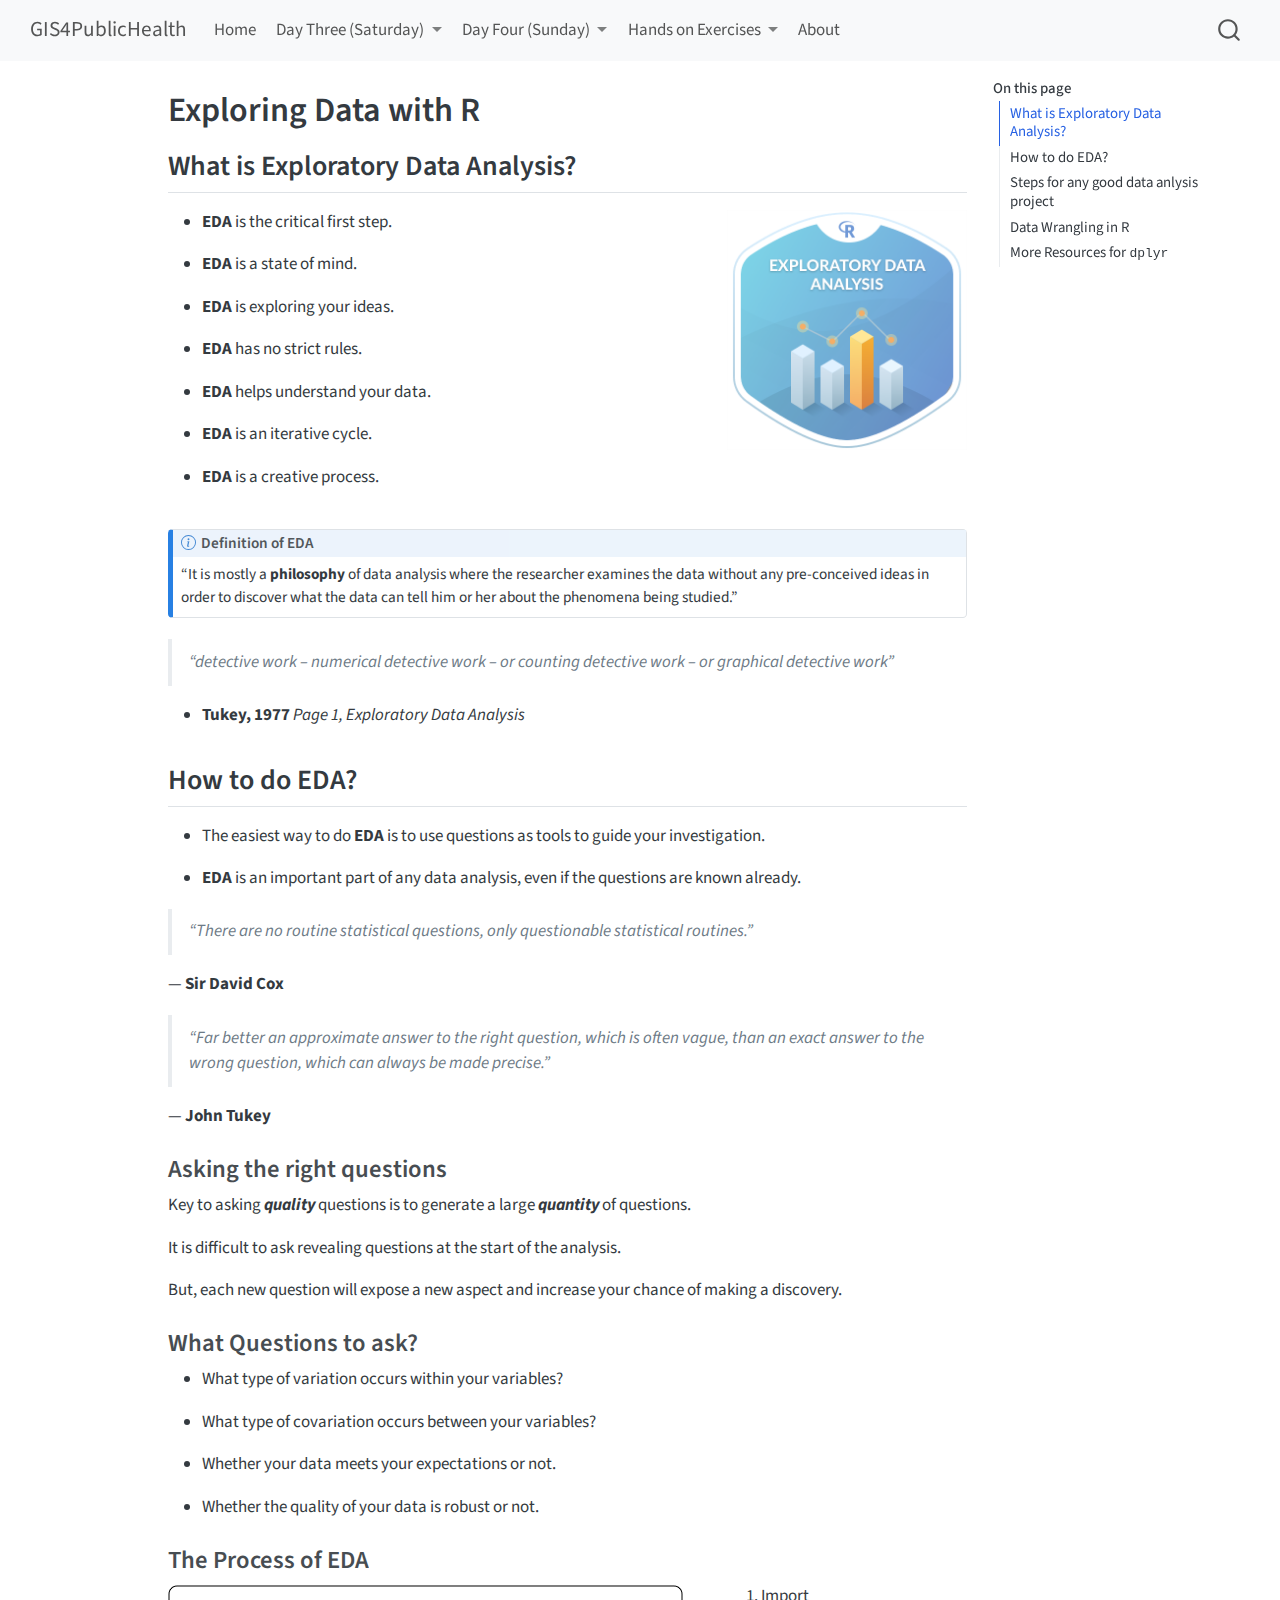
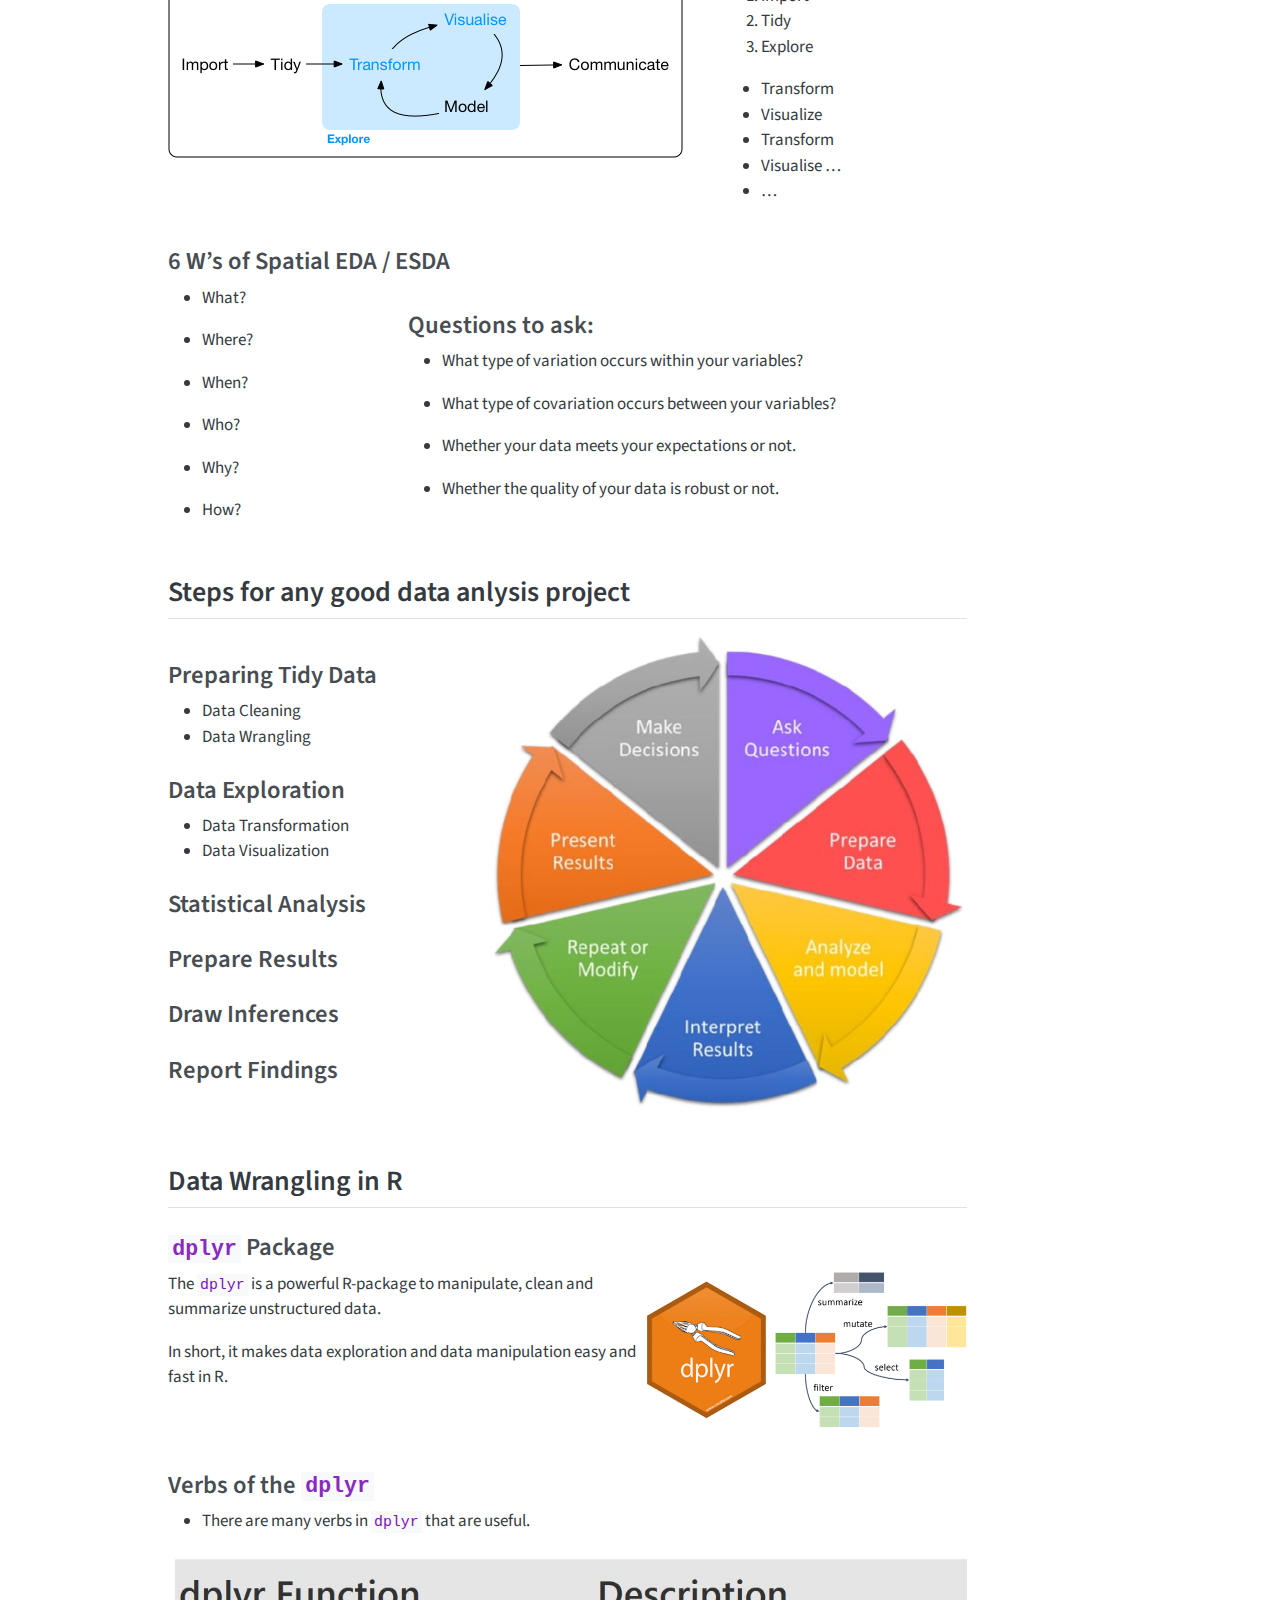
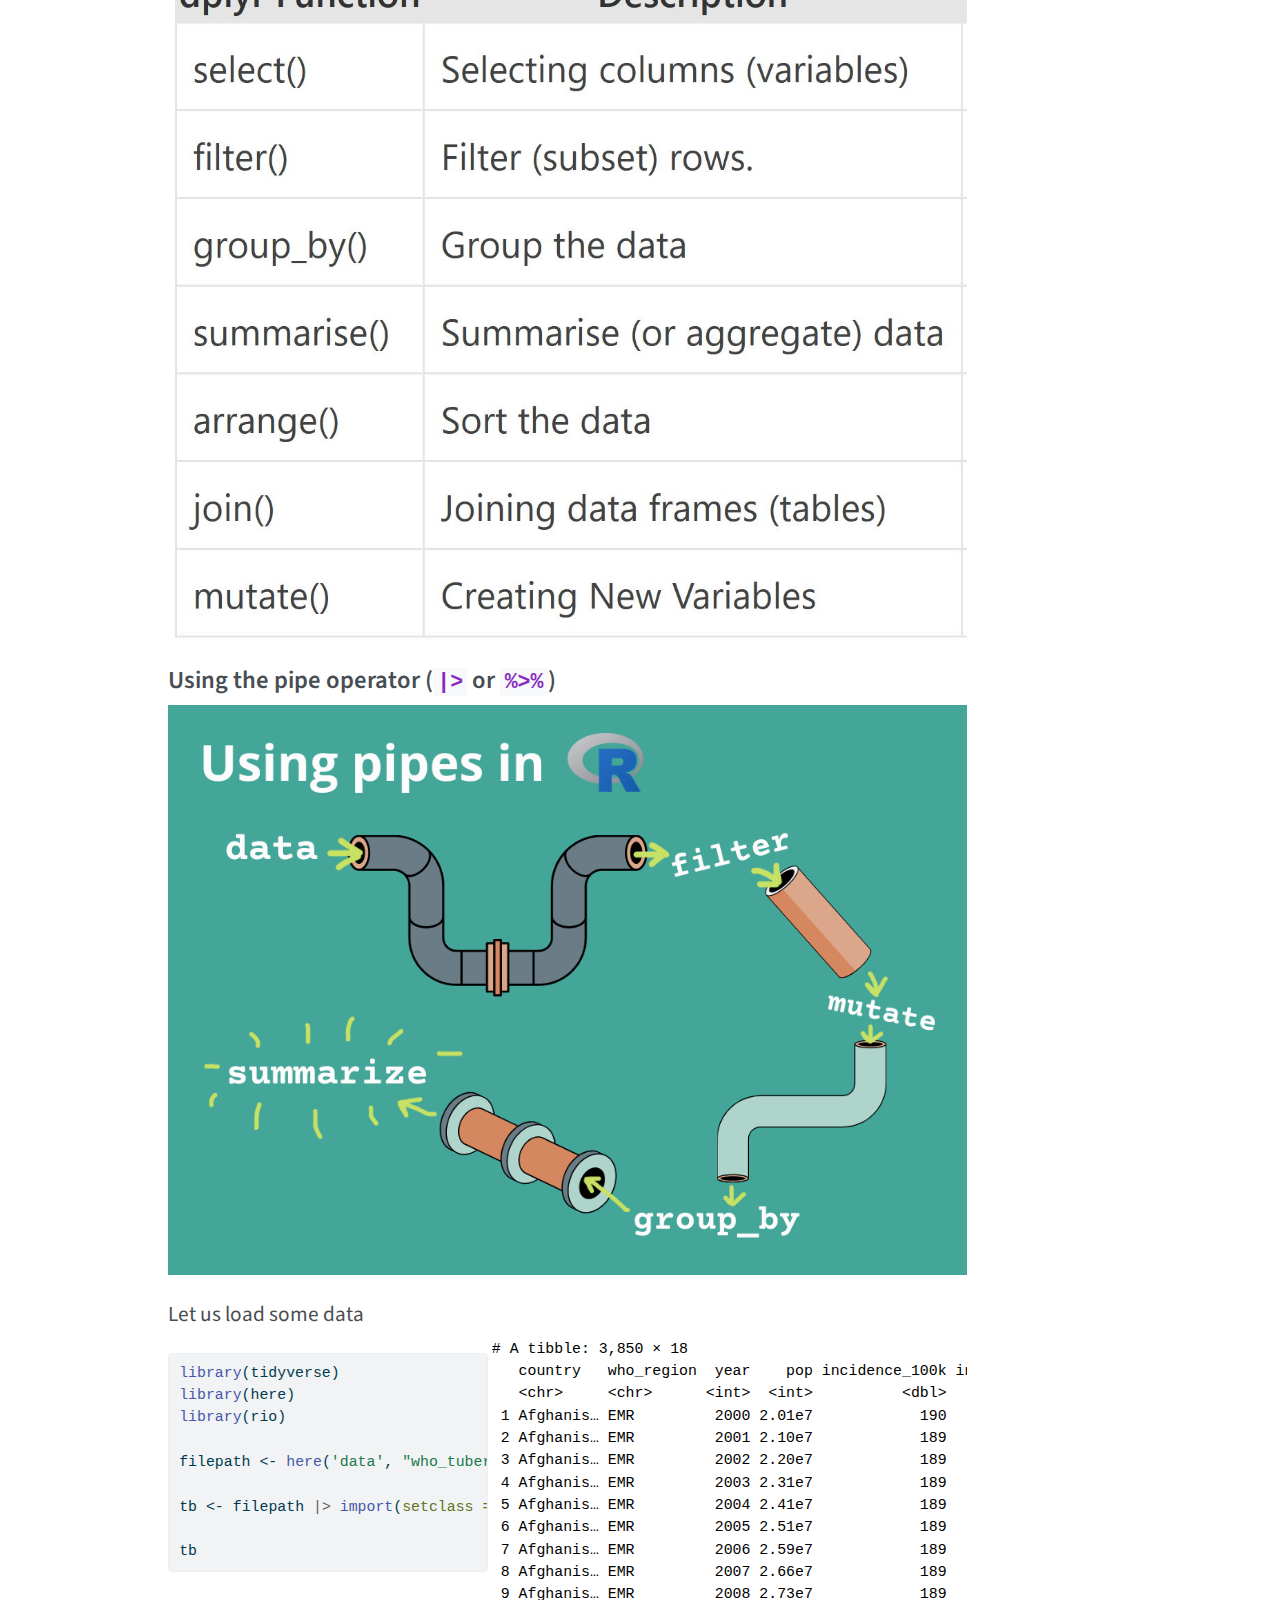
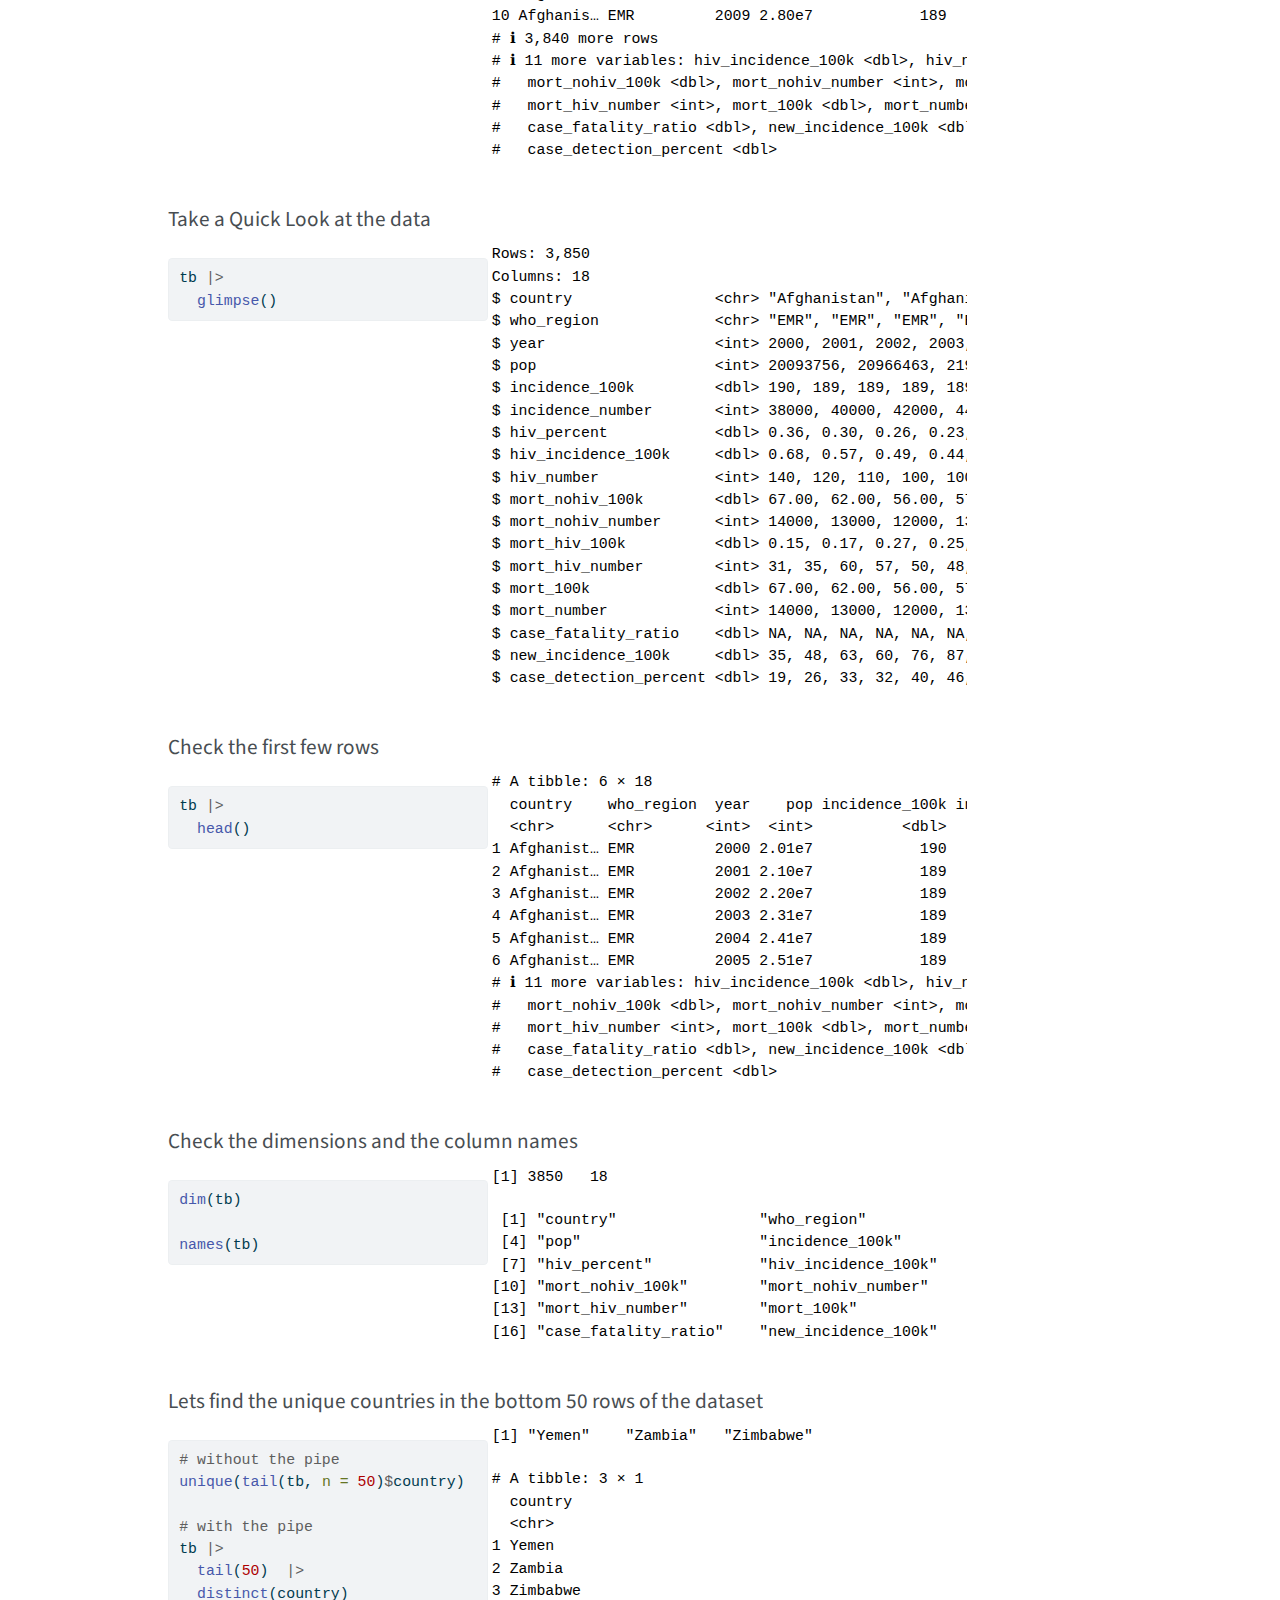
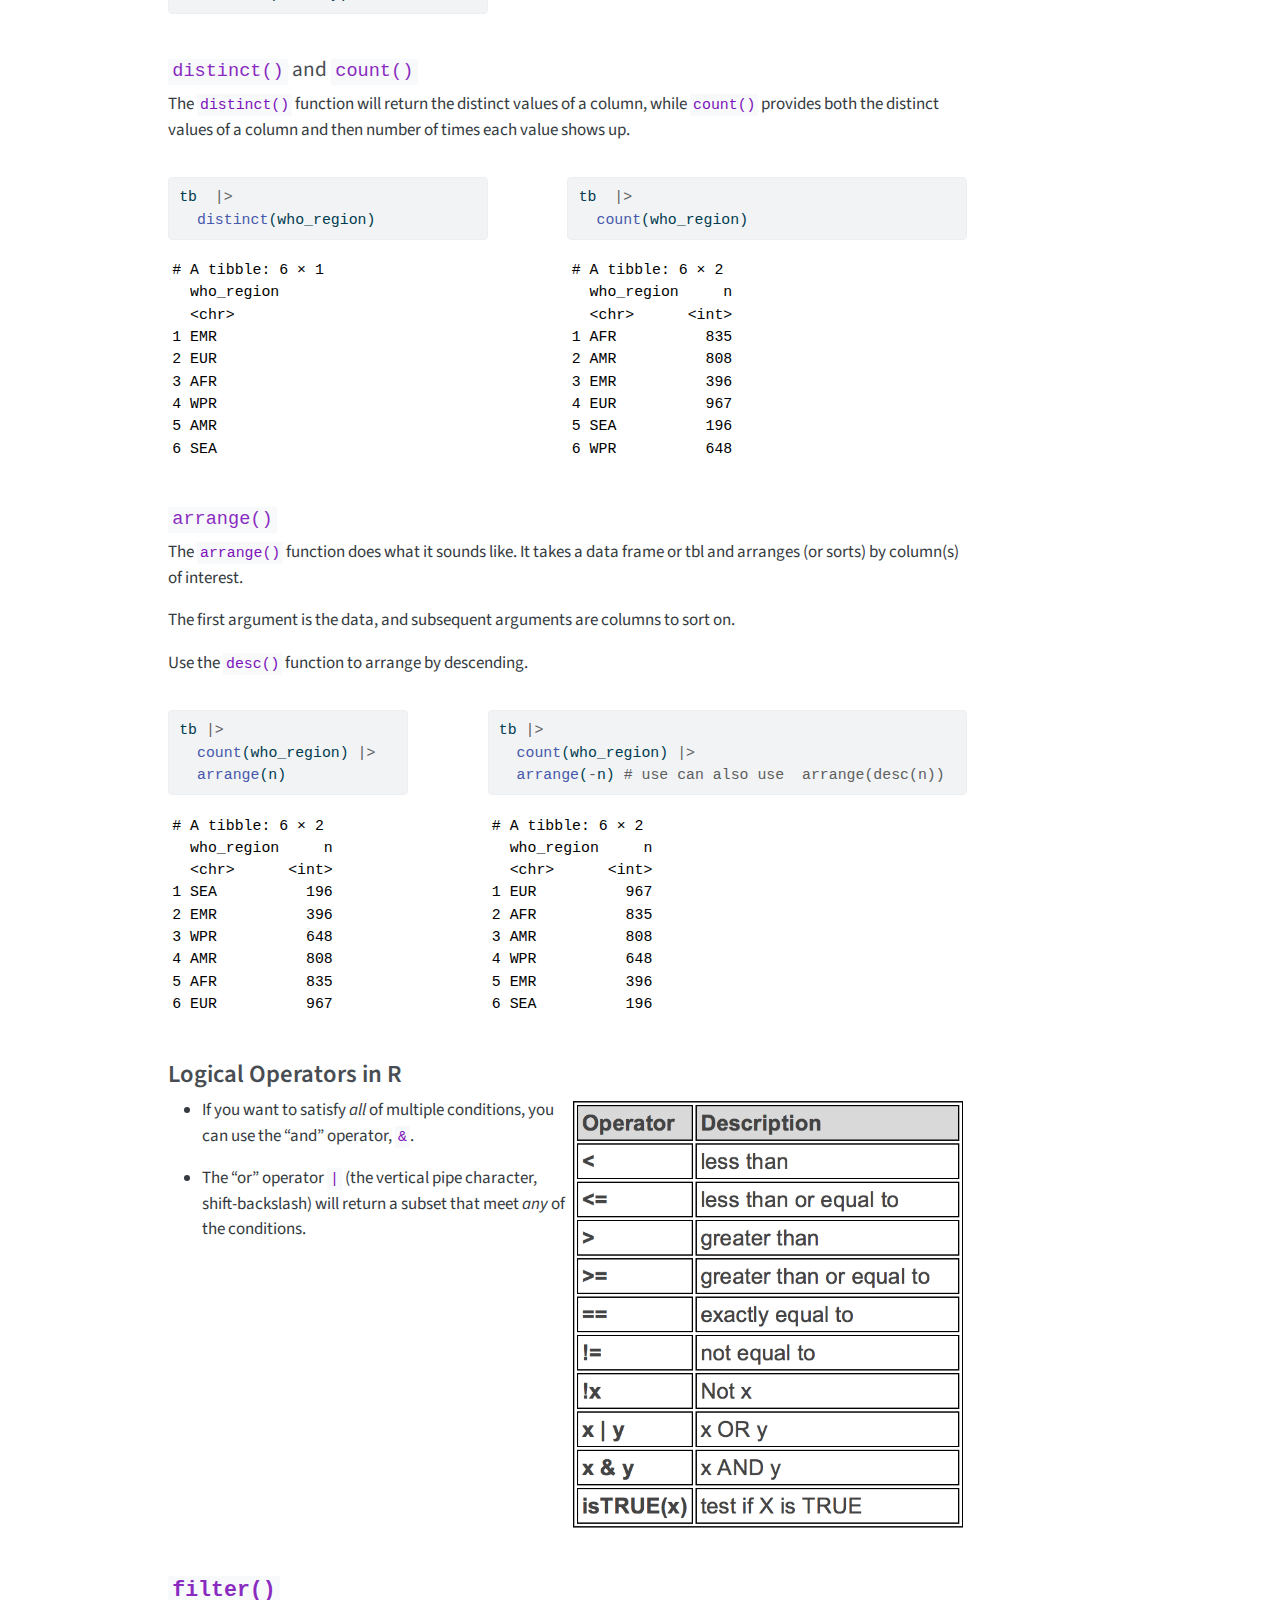
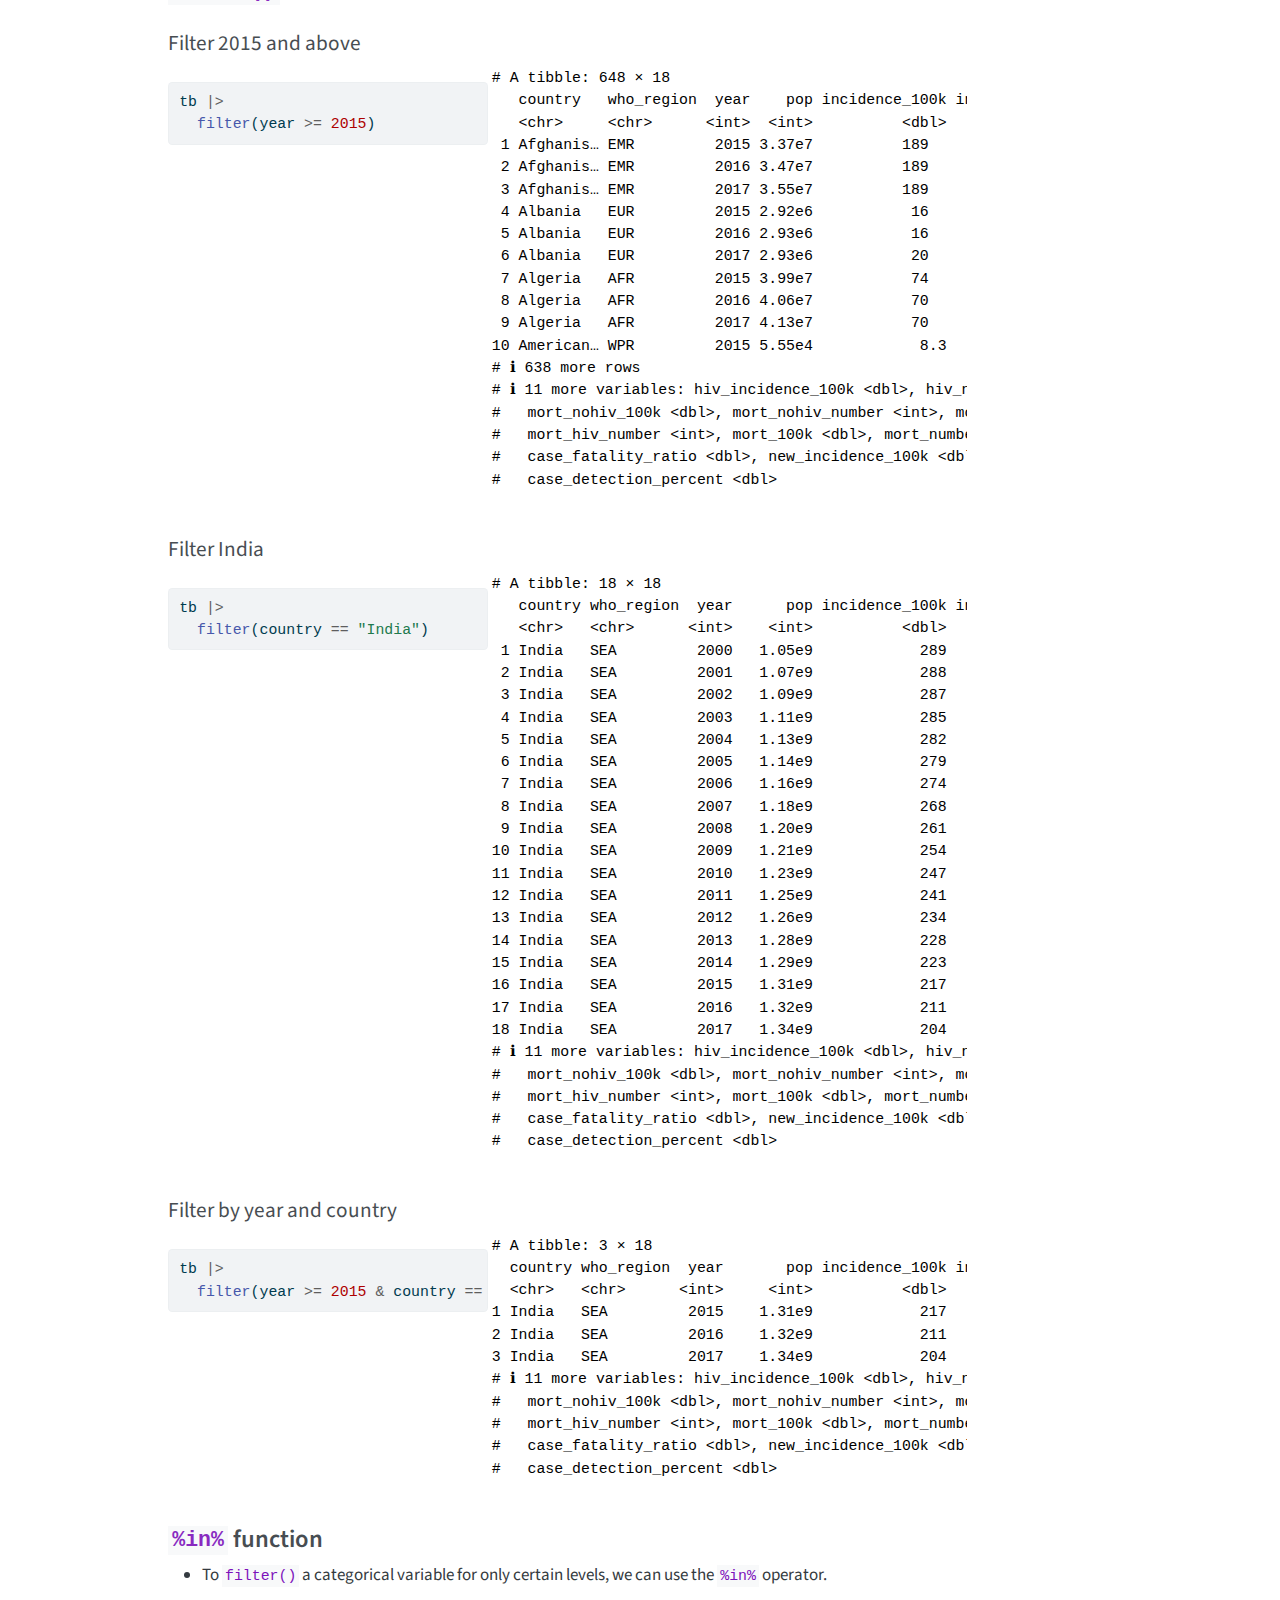
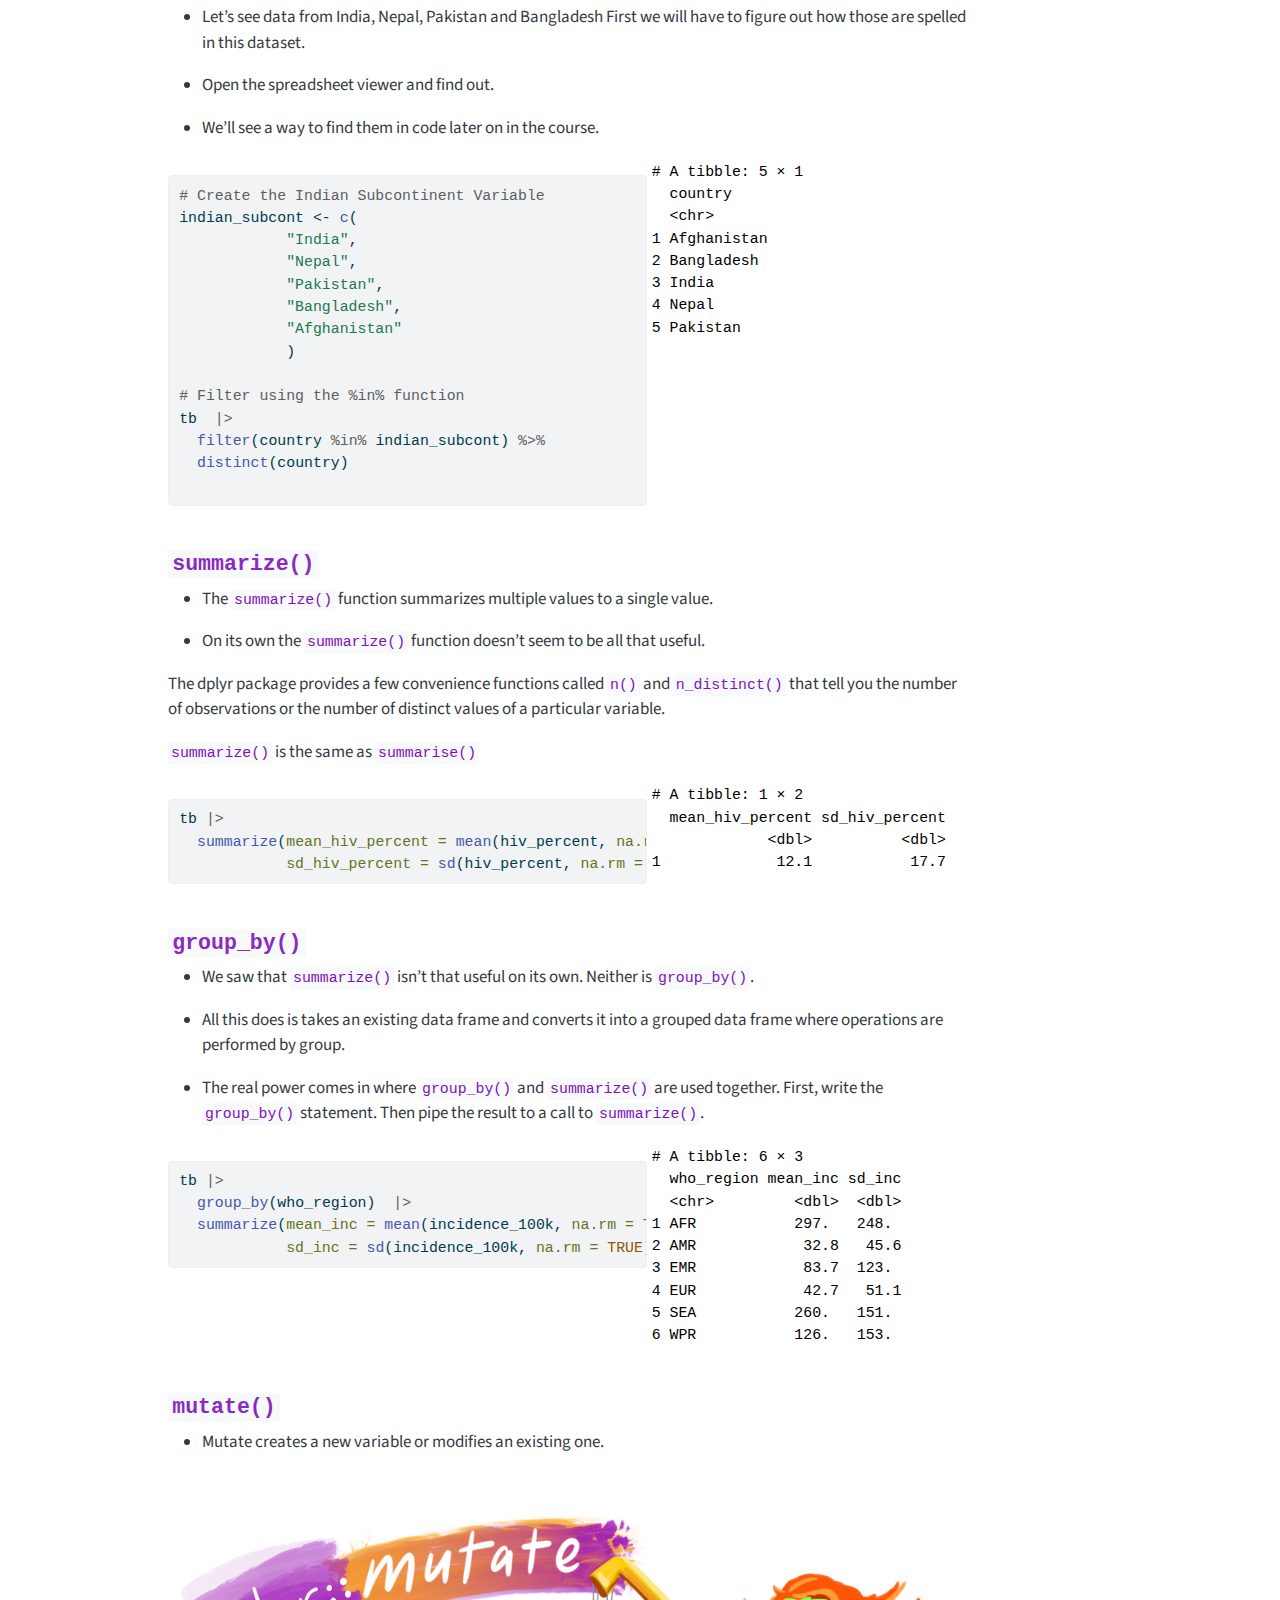
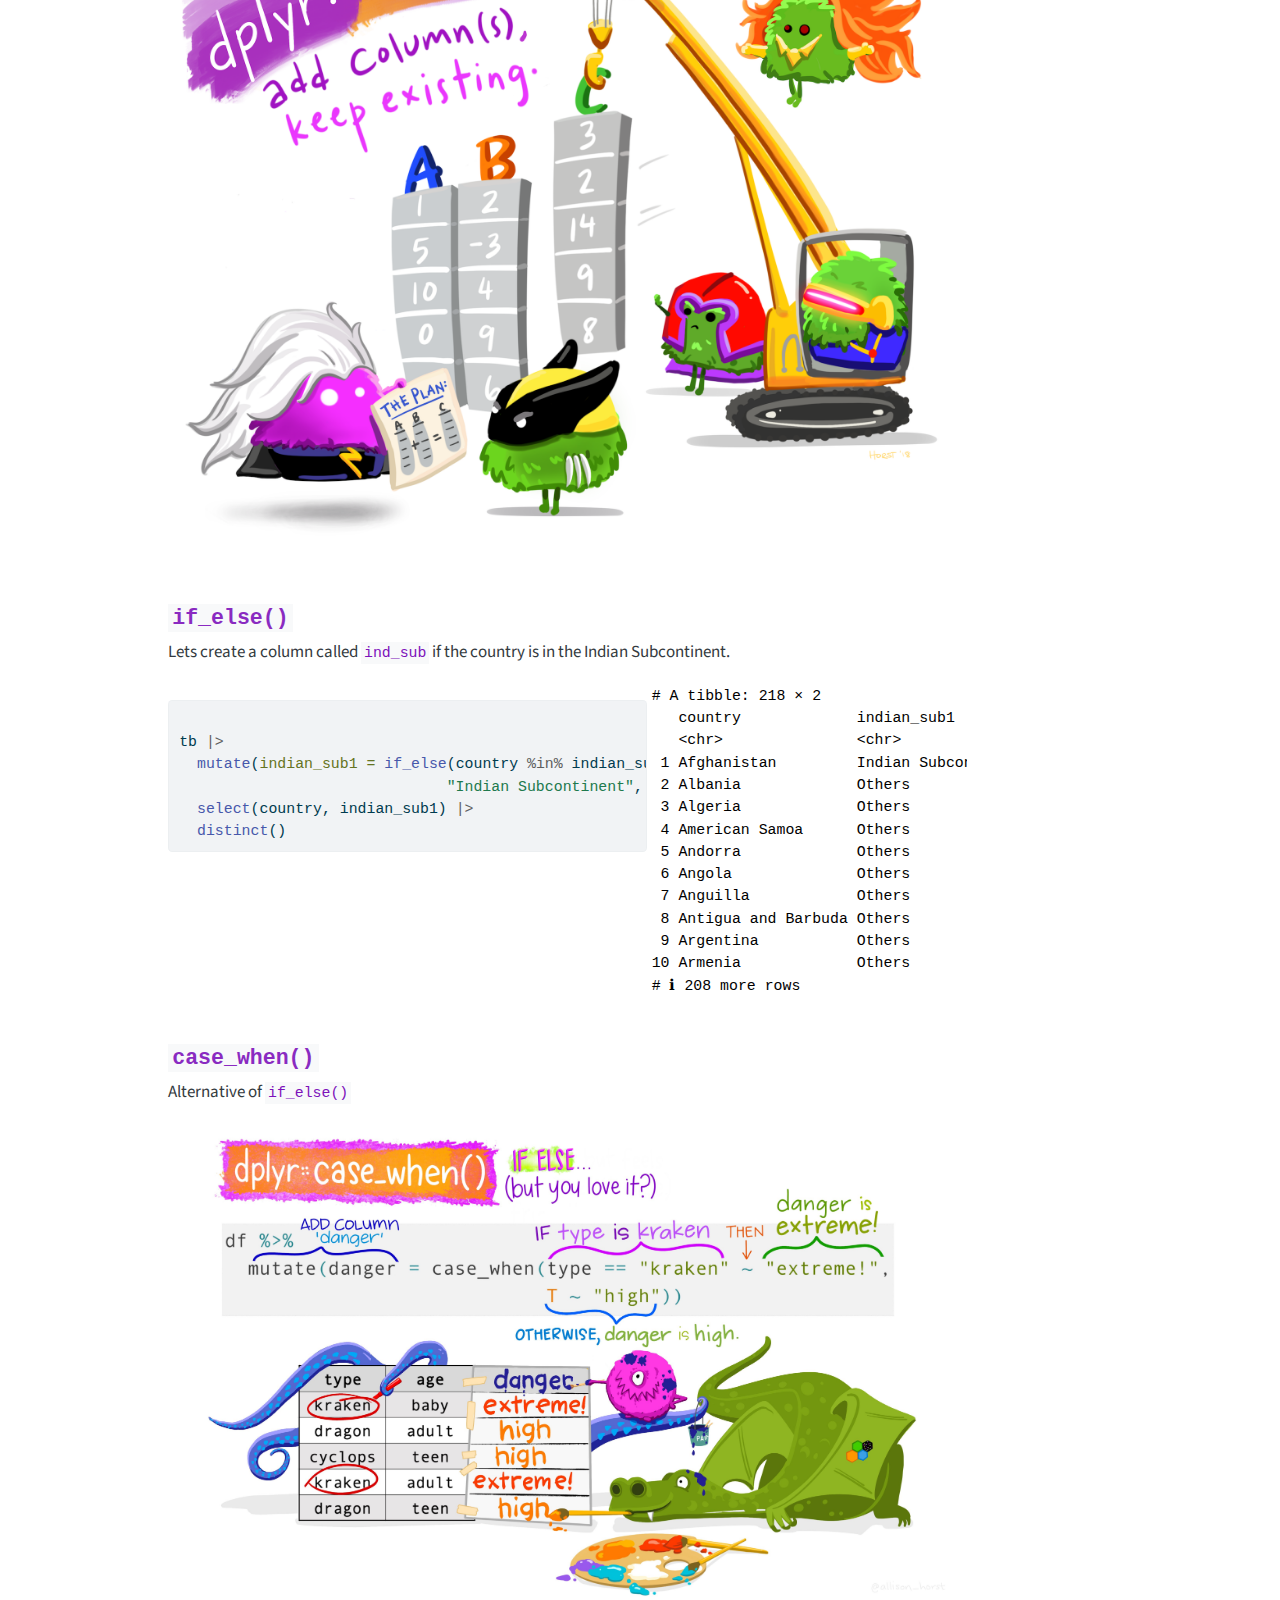
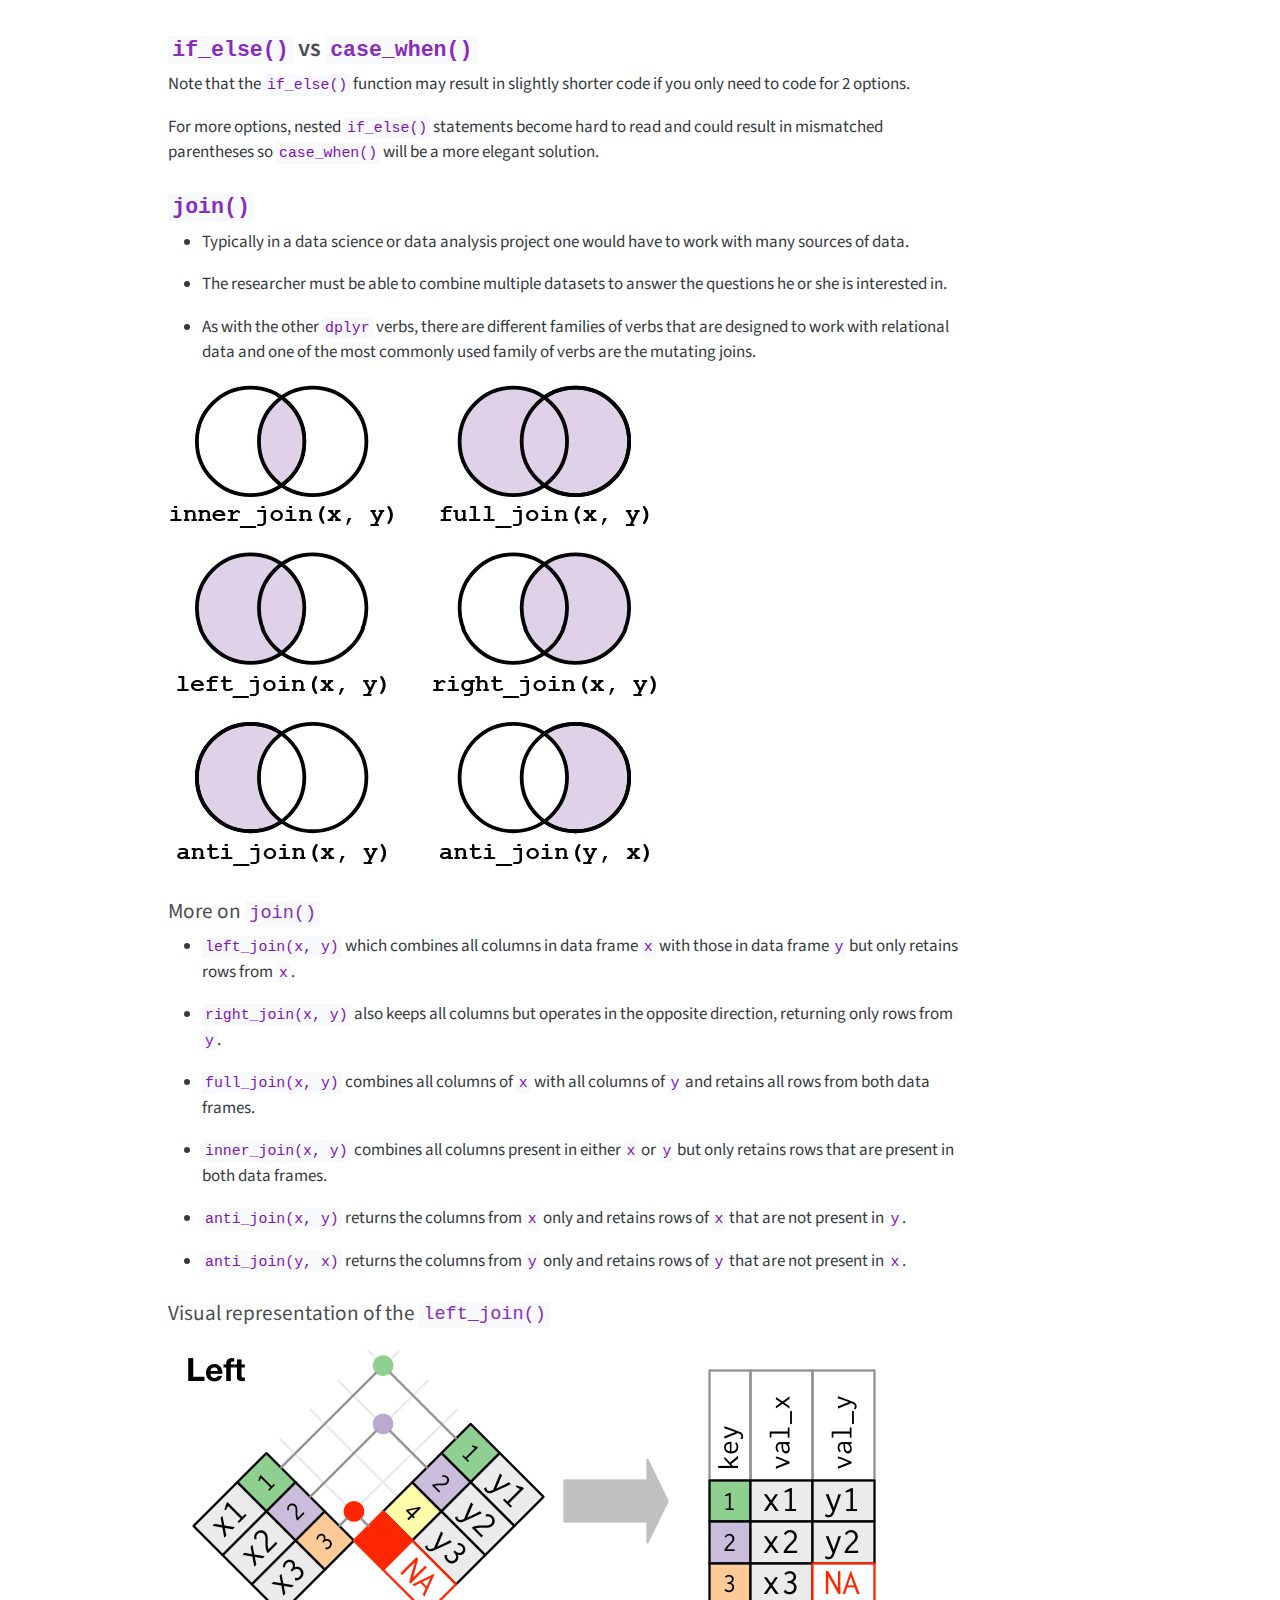
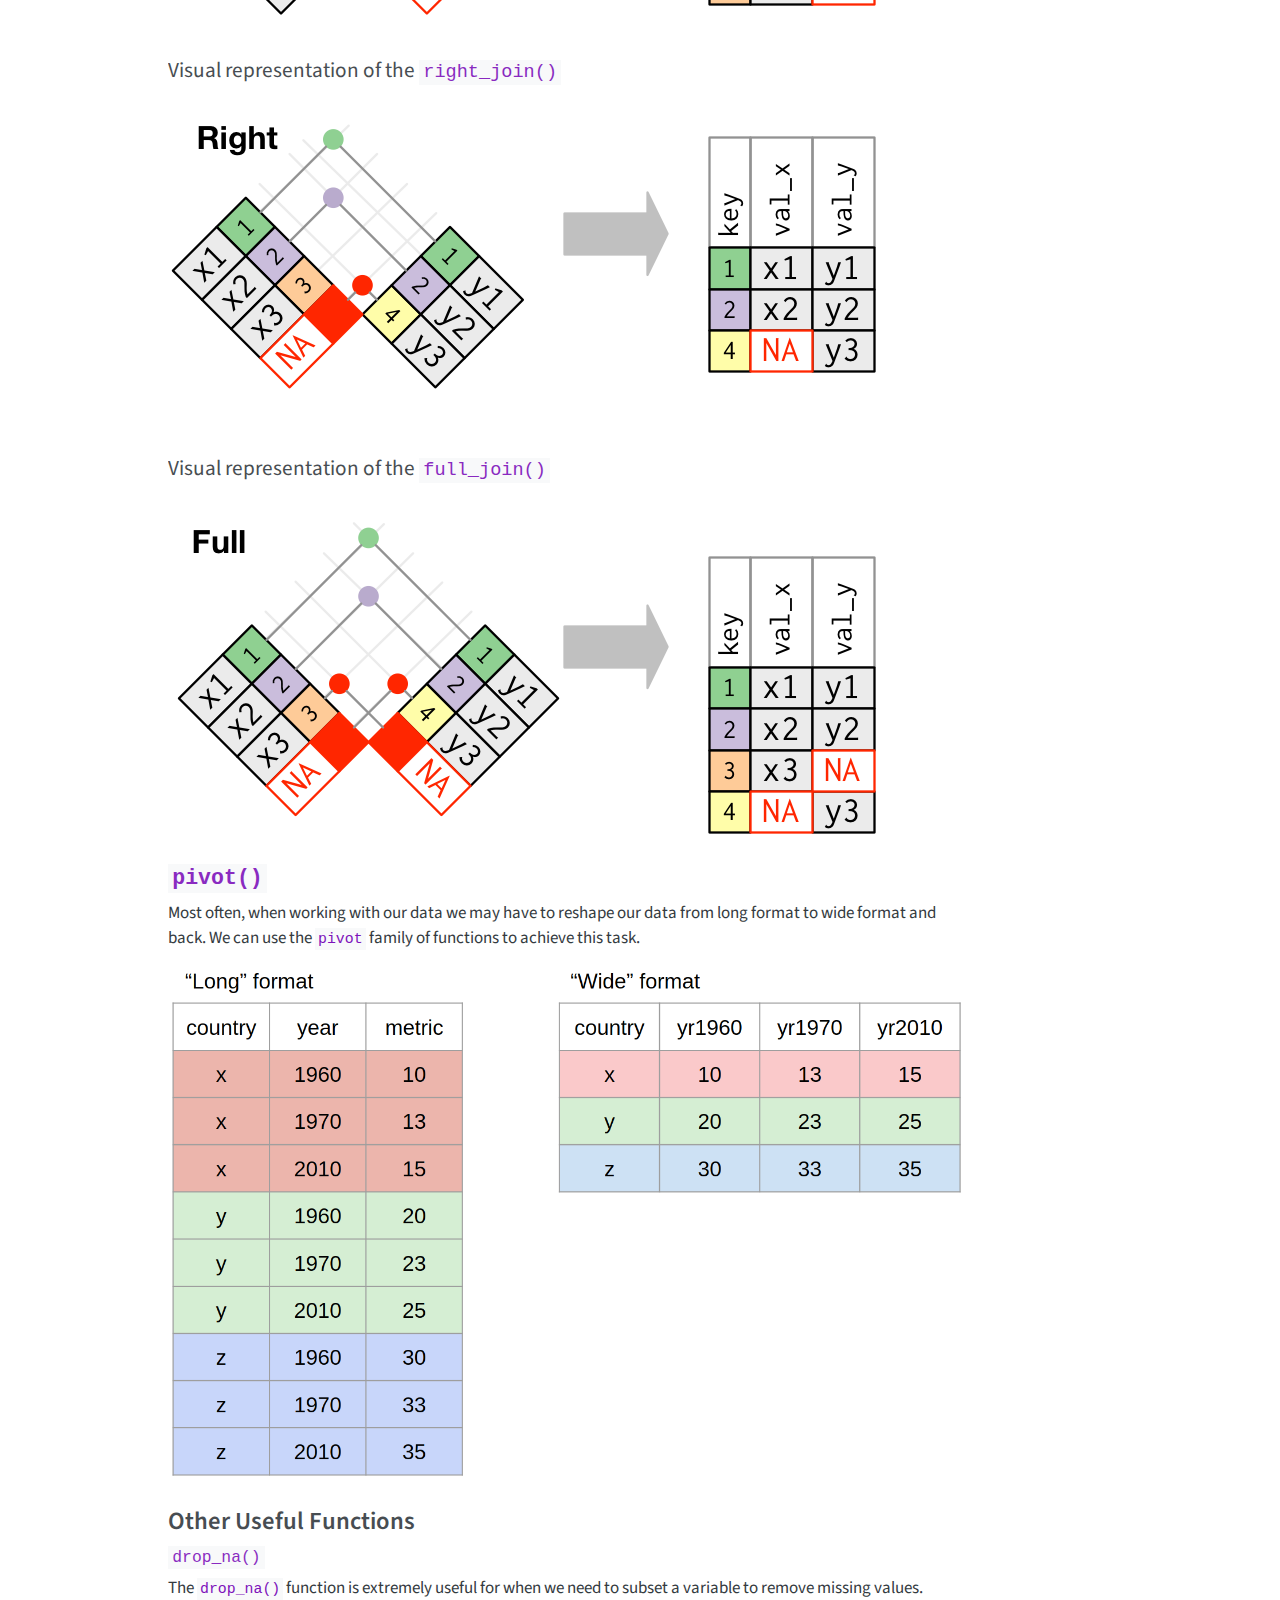
<file: docs/session2a-exploring-data-with-r.html>
<!DOCTYPE html>
<html xmlns="http://www.w3.org/1999/xhtml" lang="en" xml:lang="en"><head>

<meta charset="utf-8">
<meta name="generator" content="quarto-1.4.529">

<meta name="viewport" content="width=device-width, initial-scale=1.0, user-scalable=yes">


<title>GIS4PublicHealth - Exploring Data with R</title>
<style>
code{white-space: pre-wrap;}
span.smallcaps{font-variant: small-caps;}
div.columns{display: flex; gap: min(4vw, 1.5em);}
div.column{flex: auto; overflow-x: auto;}
div.hanging-indent{margin-left: 1.5em; text-indent: -1.5em;}
ul.task-list{list-style: none;}
ul.task-list li input[type="checkbox"] {
  width: 0.8em;
  margin: 0 0.8em 0.2em -1em; /* quarto-specific, see https://github.com/quarto-dev/quarto-cli/issues/4556 */ 
  vertical-align: middle;
}
/* CSS for syntax highlighting */
pre > code.sourceCode { white-space: pre; position: relative; }
pre > code.sourceCode > span { line-height: 1.25; }
pre > code.sourceCode > span:empty { height: 1.2em; }
.sourceCode { overflow: visible; }
code.sourceCode > span { color: inherit; text-decoration: inherit; }
div.sourceCode { margin: 1em 0; }
pre.sourceCode { margin: 0; }
@media screen {
div.sourceCode { overflow: auto; }
}
@media print {
pre > code.sourceCode { white-space: pre-wrap; }
pre > code.sourceCode > span { text-indent: -5em; padding-left: 5em; }
}
pre.numberSource code
  { counter-reset: source-line 0; }
pre.numberSource code > span
  { position: relative; left: -4em; counter-increment: source-line; }
pre.numberSource code > span > a:first-child::before
  { content: counter(source-line);
    position: relative; left: -1em; text-align: right; vertical-align: baseline;
    border: none; display: inline-block;
    -webkit-touch-callout: none; -webkit-user-select: none;
    -khtml-user-select: none; -moz-user-select: none;
    -ms-user-select: none; user-select: none;
    padding: 0 4px; width: 4em;
  }
pre.numberSource { margin-left: 3em;  padding-left: 4px; }
div.sourceCode
  {   }
@media screen {
pre > code.sourceCode > span > a:first-child::before { text-decoration: underline; }
}
</style>


<script src="site_libs/quarto-nav/quarto-nav.js"></script>
<script src="site_libs/quarto-nav/headroom.min.js"></script>
<script src="site_libs/clipboard/clipboard.min.js"></script>
<script src="site_libs/quarto-search/autocomplete.umd.js"></script>
<script src="site_libs/quarto-search/fuse.min.js"></script>
<script src="site_libs/quarto-search/quarto-search.js"></script>
<meta name="quarto:offset" content="./">
<script src="site_libs/quarto-html/quarto.js"></script>
<script src="site_libs/quarto-html/popper.min.js"></script>
<script src="site_libs/quarto-html/tippy.umd.min.js"></script>
<script src="site_libs/quarto-html/anchor.min.js"></script>
<link href="site_libs/quarto-html/tippy.css" rel="stylesheet">
<link href="site_libs/quarto-html/quarto-syntax-highlighting.css" rel="stylesheet" id="quarto-text-highlighting-styles">
<script src="site_libs/bootstrap/bootstrap.min.js"></script>
<link href="site_libs/bootstrap/bootstrap-icons.css" rel="stylesheet">
<link href="site_libs/bootstrap/bootstrap.min.css" rel="stylesheet" id="quarto-bootstrap" data-mode="light">
<script id="quarto-search-options" type="application/json">{
  "location": "navbar",
  "copy-button": false,
  "collapse-after": 3,
  "panel-placement": "end",
  "type": "overlay",
  "limit": 50,
  "keyboard-shortcut": [
    "f",
    "/",
    "s"
  ],
  "show-item-context": false,
  "language": {
    "search-no-results-text": "No results",
    "search-matching-documents-text": "matching documents",
    "search-copy-link-title": "Copy link to search",
    "search-hide-matches-text": "Hide additional matches",
    "search-more-match-text": "more match in this document",
    "search-more-matches-text": "more matches in this document",
    "search-clear-button-title": "Clear",
    "search-text-placeholder": "",
    "search-detached-cancel-button-title": "Cancel",
    "search-submit-button-title": "Submit",
    "search-label": "Search"
  }
}</script>


<link rel="stylesheet" href="styles.css">
</head>

<body class="nav-fixed">

<div id="quarto-search-results"></div>
  <header id="quarto-header" class="headroom fixed-top">
    <nav class="navbar navbar-expand-lg " data-bs-theme="dark">
      <div class="navbar-container container-fluid">
      <div class="navbar-brand-container mx-auto">
    <a class="navbar-brand" href="./index.html">
    <span class="navbar-title">GIS4PublicHealth</span>
    </a>
  </div>
            <div id="quarto-search" class="" title="Search"></div>
          <button class="navbar-toggler" type="button" data-bs-toggle="collapse" data-bs-target="#navbarCollapse" aria-controls="navbarCollapse" aria-expanded="false" aria-label="Toggle navigation" onclick="if (window.quartoToggleHeadroom) { window.quartoToggleHeadroom(); }">
  <span class="navbar-toggler-icon"></span>
</button>
          <div class="collapse navbar-collapse" id="navbarCollapse">
            <ul class="navbar-nav navbar-nav-scroll me-auto">
  <li class="nav-item">
    <a class="nav-link" href="./index.html"> 
<span class="menu-text">Home</span></a>
  </li>  
  <li class="nav-item dropdown ">
    <a class="nav-link dropdown-toggle" href="#" id="nav-menu-day-three-(saturday" role="button" data-bs-toggle="dropdown" aria-expanded="false">
 <span class="menu-text">Day Three (Saturday)</span>
    </a>
    <ul class="dropdown-menu" aria-labelledby="nav-menu-day-three-(saturday">    
        <li>
    <a class="dropdown-item" href="./session1a-intro-gis-public-health_v2.html">
 <span class="dropdown-text">Intro to GIS in Public Health</span></a>
  </li>  
        <li>
    <a class="dropdown-item" href="./session1b-concepts-spatial-data-science.html">
 <span class="dropdown-text">Concepts in Spatial Data Science</span></a>
  </li>  
    </ul>
  </li>
  <li class="nav-item dropdown ">
    <a class="nav-link dropdown-toggle" href="#" id="nav-menu-day-four-(sunday" role="button" data-bs-toggle="dropdown" aria-expanded="false">
 <span class="menu-text">Day Four (Sunday)</span>
    </a>
    <ul class="dropdown-menu" aria-labelledby="nav-menu-day-four-(sunday">    
        <li>
    <a class="dropdown-item" href="./session2a-exploring-data-with-r.html">
 <span class="dropdown-text">Exploring Data with R</span></a>
  </li>  
        <li>
    <a class="dropdown-item" href="./session2b-spatial-data-vis.html">
 <span class="dropdown-text">Principles of Spatial Data Visualization</span></a>
  </li>  
        <li>
    <a class="dropdown-item" href="./session2c-intro-sf-package.html">
 <span class="dropdown-text">Introduction to the SF package</span></a>
  </li>  
    </ul>
  </li>
  <li class="nav-item dropdown ">
    <a class="nav-link dropdown-toggle" href="#" id="nav-menu-hands-on-exercises" role="button" data-bs-toggle="dropdown" aria-expanded="false">
 <span class="menu-text">Hands on Exercises</span>
    </a>
    <ul class="dropdown-menu" aria-labelledby="nav-menu-hands-on-exercises">    
        <li>
    <a class="dropdown-item" href="./exercises/hands_on_exercise_1.R">
 <span class="dropdown-text">Exercise 1</span></a>
  </li>  
        <li>
    <a class="dropdown-item" href="./exercises/hands_on_exercise_2.R">
 <span class="dropdown-text">Exercise 2</span></a>
  </li>  
        <li>
    <a class="dropdown-item" href="./exercises/hands_on_exercise_3.R">
 <span class="dropdown-text">Exercise 3</span></a>
  </li>  
        <li>
    <a class="dropdown-item" href="./exercises/hands_on_exercise_4.R">
 <span class="dropdown-text">Exercise 4</span></a>
  </li>  
        <li>
    <a class="dropdown-item" href="./exercises/john_snow_map_excercise.html">
 <span class="dropdown-text">Exercise 5</span></a>
  </li>  
        <li>
    <a class="dropdown-item" href="./exercises/hands_on_exercise_6.R">
 <span class="dropdown-text">Exercise 6</span></a>
  </li>  
        <li>
    <a class="dropdown-item" href="./exercises/hands_on_exercise_7.R">
 <span class="dropdown-text">Exercise 7</span></a>
  </li>  
        <li>
    <a class="dropdown-item" href="./exercises/SIR_SMR_assignment.html">
 <span class="dropdown-text">Exercise 8</span></a>
  </li>  
    </ul>
  </li>
  <li class="nav-item">
    <a class="nav-link" href="./about.html"> 
<span class="menu-text">About</span></a>
  </li>  
</ul>
          </div> <!-- /navcollapse -->
          <div class="quarto-navbar-tools">
</div>
      </div> <!-- /container-fluid -->
    </nav>
</header>
<!-- content -->
<div id="quarto-content" class="quarto-container page-columns page-rows-contents page-layout-article page-navbar">
<!-- sidebar -->
<!-- margin-sidebar -->
    <div id="quarto-margin-sidebar" class="sidebar margin-sidebar">
        <nav id="TOC" role="doc-toc" class="toc-active">
    <h2 id="toc-title">On this page</h2>
   
  <ul>
  <li><a href="#what-is-exploratory-data-analysis" id="toc-what-is-exploratory-data-analysis" class="nav-link active" data-scroll-target="#what-is-exploratory-data-analysis">What is Exploratory Data Analysis?</a></li>
  <li><a href="#how-to-do-eda" id="toc-how-to-do-eda" class="nav-link" data-scroll-target="#how-to-do-eda">How to do EDA?</a>
  <ul class="collapse">
  <li><a href="#asking-the-right-questions" id="toc-asking-the-right-questions" class="nav-link" data-scroll-target="#asking-the-right-questions">Asking the right questions</a></li>
  <li><a href="#what-questions-to-ask" id="toc-what-questions-to-ask" class="nav-link" data-scroll-target="#what-questions-to-ask">What Questions to ask?</a></li>
  <li><a href="#the-process-of-eda" id="toc-the-process-of-eda" class="nav-link" data-scroll-target="#the-process-of-eda">The Process of EDA</a></li>
  <li><a href="#ws-of-spatial-eda-esda" id="toc-ws-of-spatial-eda-esda" class="nav-link" data-scroll-target="#ws-of-spatial-eda-esda">6 W’s of Spatial EDA / ESDA</a></li>
  </ul></li>
  <li><a href="#steps-for-any-good-data-anlysis-project" id="toc-steps-for-any-good-data-anlysis-project" class="nav-link" data-scroll-target="#steps-for-any-good-data-anlysis-project">Steps for any good data anlysis project</a></li>
  <li><a href="#data-wrangling-in-r" id="toc-data-wrangling-in-r" class="nav-link" data-scroll-target="#data-wrangling-in-r">Data Wrangling in R</a>
  <ul class="collapse">
  <li><a href="#dplyr-package" id="toc-dplyr-package" class="nav-link" data-scroll-target="#dplyr-package"><code>dplyr</code> Package</a></li>
  <li><a href="#verbs-of-the-dplyr" id="toc-verbs-of-the-dplyr" class="nav-link" data-scroll-target="#verbs-of-the-dplyr">Verbs of the <code>dplyr</code></a></li>
  <li><a href="#using-the-pipe-operator-or" id="toc-using-the-pipe-operator-or" class="nav-link" data-scroll-target="#using-the-pipe-operator-or">Using the pipe operator (<code>|&gt;</code> or <code>%&gt;%</code>)</a></li>
  <li><a href="#logical-operators-in-r" id="toc-logical-operators-in-r" class="nav-link" data-scroll-target="#logical-operators-in-r">Logical Operators in R</a></li>
  <li><a href="#filter" id="toc-filter" class="nav-link" data-scroll-target="#filter"><code>filter()</code></a></li>
  <li><a href="#in-function" id="toc-in-function" class="nav-link" data-scroll-target="#in-function"><code>%in%</code> function</a></li>
  <li><a href="#summarize" id="toc-summarize" class="nav-link" data-scroll-target="#summarize"><code>summarize()</code></a></li>
  <li><a href="#group_by" id="toc-group_by" class="nav-link" data-scroll-target="#group_by"><code>group_by()</code></a></li>
  <li><a href="#mutate" id="toc-mutate" class="nav-link" data-scroll-target="#mutate"><code>mutate()</code></a></li>
  <li><a href="#if_else" id="toc-if_else" class="nav-link" data-scroll-target="#if_else"><code>if_else()</code></a></li>
  <li><a href="#case_when" id="toc-case_when" class="nav-link" data-scroll-target="#case_when"><code>case_when()</code></a></li>
  <li><a href="#if_else-vs-case_when" id="toc-if_else-vs-case_when" class="nav-link" data-scroll-target="#if_else-vs-case_when"><code>if_else()</code> vs <code>case_when()</code></a></li>
  <li><a href="#join" id="toc-join" class="nav-link" data-scroll-target="#join"><code>join()</code></a></li>
  <li><a href="#pivot" id="toc-pivot" class="nav-link" data-scroll-target="#pivot"><code>pivot()</code></a></li>
  <li><a href="#other-useful-functions" id="toc-other-useful-functions" class="nav-link" data-scroll-target="#other-useful-functions">Other Useful Functions</a></li>
  </ul></li>
  <li><a href="#more-resources-for-dplyr" id="toc-more-resources-for-dplyr" class="nav-link" data-scroll-target="#more-resources-for-dplyr">More Resources for <code>dplyr</code></a></li>
  </ul>
</nav>
    </div>
<!-- main -->
<main class="content" id="quarto-document-content">

<header id="title-block-header" class="quarto-title-block default">
<div class="quarto-title">
<h1 class="title">Exploring Data with R</h1>
</div>



<div class="quarto-title-meta">

    
  
    
  </div>
  


</header>


<section id="what-is-exploratory-data-analysis" class="level2">
<h2 class="anchored" data-anchor-id="what-is-exploratory-data-analysis">What is Exploratory Data Analysis?</h2>
<div class="columns">
<div class="column" style="width:60%;">
<ul>
<li><p><strong>EDA</strong> is the critical first step.</p></li>
<li><p><strong>EDA</strong> is a state of mind.</p></li>
<li><p><strong>EDA</strong> is exploring your ideas.</p></li>
<li><p><strong>EDA</strong> has no strict rules.</p></li>
<li><p><strong>EDA</strong> helps understand your data.</p></li>
<li><p><strong>EDA</strong> is an iterative cycle.</p></li>
<li><p><strong>EDA</strong> is a creative process.</p></li>
</ul>
</div><div class="column" style="width:10%;">

</div><div class="column" style="width:30%;">
<p><img src="images/EDA.png" class="img-fluid"></p>
</div>
</div>
<div class="callout callout-style-default callout-note callout-titled">
<div class="callout-header d-flex align-content-center">
<div class="callout-icon-container">
<i class="callout-icon"></i>
</div>
<div class="callout-title-container flex-fill">
Definition of EDA
</div>
</div>
<div class="callout-body-container callout-body">
<p>“It is mostly a <strong>philosophy</strong> of data analysis where the researcher examines the data without any pre-conceived ideas in order to discover what the data can tell him or her about the phenomena being studied.”</p>
</div>
</div>
<blockquote class="blockquote">
<p><em>“detective work – numerical detective work – or counting detective work – or graphical detective work”</em></p>
</blockquote>
<ul>
<li><strong>Tukey, 1977</strong> <em>Page 1, Exploratory Data Analysis</em></li>
</ul>
</section>
<section id="how-to-do-eda" class="level2">
<h2 class="anchored" data-anchor-id="how-to-do-eda">How to do EDA?</h2>
<ul>
<li><p>The easiest way to do <strong>EDA</strong> is to use questions as tools to guide your investigation.</p></li>
<li><p><strong>EDA</strong> is an important part of any data analysis, even if the questions are known already.</p></li>
</ul>
<blockquote class="blockquote">
<p><em>“There are no routine statistical questions, only questionable statistical routines.”</em></p>
</blockquote>
<p>— <strong>Sir David Cox</strong></p>
<blockquote class="blockquote">
<p><em>“Far better an approximate answer to the right question, which is often vague, than an exact answer to the wrong question, which can always be made precise.”</em></p>
</blockquote>
<p>— <strong>John Tukey</strong></p>
<section id="asking-the-right-questions" class="level3">
<h3 class="anchored" data-anchor-id="asking-the-right-questions">Asking the right questions</h3>
<p>Key to asking <strong><em>quality</em></strong> questions is to generate a large <strong><em>quantity</em></strong> of questions.</p>
<p>It is difficult to ask revealing questions at the start of the analysis.</p>
<p>But, each new question will expose a new aspect and increase your chance of making a discovery.</p>
</section>
<section id="what-questions-to-ask" class="level3">
<h3 class="anchored" data-anchor-id="what-questions-to-ask">What Questions to ask?</h3>
<ul>
<li><p>What type of variation occurs within your variables?</p></li>
<li><p>What type of covariation occurs between your variables?</p></li>
<li><p>Whether your data meets your expectations or not.</p></li>
<li><p>Whether the quality of your data is robust or not.</p></li>
</ul>
</section>
<section id="the-process-of-eda" class="level3">
<h3 class="anchored" data-anchor-id="the-process-of-eda">The Process of EDA</h3>
<div class="columns">
<div class="column" style="width:70%;">
<p><img src="images/data_exploration1.png" class="img-fluid"></p>
</div><div class="column" style="width:30%;">
<ol type="1">
<li>Import</li>
<li>Tidy</li>
<li>Explore</li>
</ol>
<ul>
<li>Transform</li>
<li>Visualize</li>
<li>Transform</li>
<li>Visualise …</li>
<li>…</li>
</ul>
</div>
</div>
</section>
<section id="ws-of-spatial-eda-esda" class="level3">
<h3 class="anchored" data-anchor-id="ws-of-spatial-eda-esda">6 W’s of Spatial EDA / ESDA</h3>
<div class="columns">
<div class="column" style="width:30%;">
<ul>
<li><p>What?</p></li>
<li><p>Where?</p></li>
<li><p>When?</p></li>
<li><p>Who?</p></li>
<li><p>Why?</p></li>
<li><p>How?</p></li>
</ul>
</div><div class="column" style="width:70%;">
<section id="questions-to-ask" class="level3">
<h3 class="anchored" data-anchor-id="questions-to-ask">Questions to ask:</h3>
<ul>
<li><p>What type of variation occurs within your variables?</p></li>
<li><p>What type of covariation occurs between your variables?</p></li>
<li><p>Whether your data meets your expectations or not.</p></li>
<li><p>Whether the quality of your data is robust or not.</p></li>
</ul>
</section>
</div>
</div>
</section>
</section>
<section id="steps-for-any-good-data-anlysis-project" class="level2">
<h2 class="anchored" data-anchor-id="steps-for-any-good-data-anlysis-project">Steps for any good data anlysis project</h2>
<div class="columns">
<div class="column" style="width:40%;">
<section id="preparing-tidy-data" class="level3">
<h3 class="anchored" data-anchor-id="preparing-tidy-data">Preparing Tidy Data</h3>
<ul>
<li>Data Cleaning</li>
<li>Data Wrangling</li>
</ul>
</section>
<section id="data-exploration" class="level3">
<h3 class="anchored" data-anchor-id="data-exploration">Data Exploration</h3>
<ul>
<li>Data Transformation</li>
<li>Data Visualization</li>
</ul>
</section>
<section id="statistical-analysis" class="level3">
<h3 class="anchored" data-anchor-id="statistical-analysis">Statistical Analysis</h3>
</section>
<section id="prepare-results" class="level3">
<h3 class="anchored" data-anchor-id="prepare-results">Prepare Results</h3>
</section>
<section id="draw-inferences" class="level3">
<h3 class="anchored" data-anchor-id="draw-inferences">Draw Inferences</h3>
</section>
<section id="report-findings" class="level3">
<h3 class="anchored" data-anchor-id="report-findings">Report Findings</h3>
</section>
</div><div class="column" style="width:60%;">
<p><img src="images/steps_SDA.png" class="img-fluid"></p>
</div>
</div>
</section>
<section id="data-wrangling-in-r" class="level2">
<h2 class="anchored" data-anchor-id="data-wrangling-in-r">Data Wrangling in R</h2>
<section id="dplyr-package" class="level3">
<h3 class="anchored" data-anchor-id="dplyr-package"><code>dplyr</code> Package</h3>
<div class="columns">
<div class="column" style="width:60%;">
<p>The <code>dplyr</code> is a powerful R-package to manipulate, clean and summarize unstructured data.</p>
<p>In short, it makes data exploration and data manipulation easy and fast in R.</p>
</div><div class="column" style="width:40%;">
<p><img src="images/dplyr.png" class="img-fluid"></p>
</div>
</div>
</section>
<section id="verbs-of-the-dplyr" class="level3">
<h3 class="anchored" data-anchor-id="verbs-of-the-dplyr">Verbs of the <code>dplyr</code></h3>
<ul>
<li>There are many verbs in <code>dplyr</code> that are useful.</li>
</ul>
<p><img src="images/dplyr_fns.JPG" class="img-fluid"></p>
</section>
<section id="using-the-pipe-operator-or" class="level3">
<h3 class="anchored" data-anchor-id="using-the-pipe-operator-or">Using the pipe operator (<code>|&gt;</code> or <code>%&gt;%</code>)</h3>
<p><img src="images/pipes_dplyr.png" class="img-fluid"></p>
<section id="let-us-load-some-data" class="level4">
<h4 class="anchored" data-anchor-id="let-us-load-some-data">Let us load some data</h4>
<div class="columns">
<div class="column" style="width:40%;">
<div class="sourceCode" id="cb1"><pre class="sourceCode r code-with-copy"><code class="sourceCode r"><span id="cb1-1"><a href="#cb1-1" aria-hidden="true" tabindex="-1"></a><span class="fu">library</span>(tidyverse)</span>
<span id="cb1-2"><a href="#cb1-2" aria-hidden="true" tabindex="-1"></a><span class="fu">library</span>(here)</span>
<span id="cb1-3"><a href="#cb1-3" aria-hidden="true" tabindex="-1"></a><span class="fu">library</span>(rio)</span>
<span id="cb1-4"><a href="#cb1-4" aria-hidden="true" tabindex="-1"></a></span>
<span id="cb1-5"><a href="#cb1-5" aria-hidden="true" tabindex="-1"></a>filepath <span class="ot">&lt;-</span> <span class="fu">here</span>(<span class="st">'data'</span>, <span class="st">"who_tubercolosis_data.csv"</span>)</span>
<span id="cb1-6"><a href="#cb1-6" aria-hidden="true" tabindex="-1"></a></span>
<span id="cb1-7"><a href="#cb1-7" aria-hidden="true" tabindex="-1"></a>tb <span class="ot">&lt;-</span> filepath <span class="sc">|&gt;</span> <span class="fu">import</span>(<span class="at">setclass =</span> <span class="st">'tibble'</span>)</span>
<span id="cb1-8"><a href="#cb1-8" aria-hidden="true" tabindex="-1"></a></span>
<span id="cb1-9"><a href="#cb1-9" aria-hidden="true" tabindex="-1"></a>tb</span></code><button title="Copy to Clipboard" class="code-copy-button"><i class="bi"></i></button></pre></div>
</div><div class="column" style="width:60%;">
<div class="cell">
<div class="cell-output cell-output-stdout">
<pre><code># A tibble: 3,850 × 18
   country   who_region  year    pop incidence_100k incidence_number hiv_percent
   &lt;chr&gt;     &lt;chr&gt;      &lt;int&gt;  &lt;int&gt;          &lt;dbl&gt;            &lt;int&gt;       &lt;dbl&gt;
 1 Afghanis… EMR         2000 2.01e7            190            38000        0.36
 2 Afghanis… EMR         2001 2.10e7            189            40000        0.3 
 3 Afghanis… EMR         2002 2.20e7            189            42000        0.26
 4 Afghanis… EMR         2003 2.31e7            189            44000        0.23
 5 Afghanis… EMR         2004 2.41e7            189            46000        0.22
 6 Afghanis… EMR         2005 2.51e7            189            47000        0.22
 7 Afghanis… EMR         2006 2.59e7            189            49000        0.22
 8 Afghanis… EMR         2007 2.66e7            189            50000        0.23
 9 Afghanis… EMR         2008 2.73e7            189            52000        0.23
10 Afghanis… EMR         2009 2.80e7            189            53000        0.24
# ℹ 3,840 more rows
# ℹ 11 more variables: hiv_incidence_100k &lt;dbl&gt;, hiv_number &lt;int&gt;,
#   mort_nohiv_100k &lt;dbl&gt;, mort_nohiv_number &lt;int&gt;, mort_hiv_100k &lt;dbl&gt;,
#   mort_hiv_number &lt;int&gt;, mort_100k &lt;dbl&gt;, mort_number &lt;int&gt;,
#   case_fatality_ratio &lt;dbl&gt;, new_incidence_100k &lt;dbl&gt;,
#   case_detection_percent &lt;dbl&gt;</code></pre>
</div>
</div>
</div>
</div>
</section>
<section id="take-a-quick-look-at-the-data" class="level4">
<h4 class="anchored" data-anchor-id="take-a-quick-look-at-the-data">Take a Quick Look at the data</h4>
<div class="columns">
<div class="column" style="width:40%;">
<div class="sourceCode" id="cb3"><pre class="sourceCode r code-with-copy"><code class="sourceCode r"><span id="cb3-1"><a href="#cb3-1" aria-hidden="true" tabindex="-1"></a>tb <span class="sc">|&gt;</span> </span>
<span id="cb3-2"><a href="#cb3-2" aria-hidden="true" tabindex="-1"></a>  <span class="fu">glimpse</span>()</span></code><button title="Copy to Clipboard" class="code-copy-button"><i class="bi"></i></button></pre></div>
</div><div class="column" style="width:60%;">
<div class="cell">
<div class="cell-output cell-output-stdout">
<pre><code>Rows: 3,850
Columns: 18
$ country                &lt;chr&gt; "Afghanistan", "Afghanistan", "Afghanistan", "A…
$ who_region             &lt;chr&gt; "EMR", "EMR", "EMR", "EMR", "EMR", "EMR", "EMR"…
$ year                   &lt;int&gt; 2000, 2001, 2002, 2003, 2004, 2005, 2006, 2007,…
$ pop                    &lt;int&gt; 20093756, 20966463, 21979923, 23064851, 2411897…
$ incidence_100k         &lt;dbl&gt; 190, 189, 189, 189, 189, 189, 189, 189, 189, 18…
$ incidence_number       &lt;int&gt; 38000, 40000, 42000, 44000, 46000, 47000, 49000…
$ hiv_percent            &lt;dbl&gt; 0.36, 0.30, 0.26, 0.23, 0.22, 0.22, 0.22, 0.23,…
$ hiv_incidence_100k     &lt;dbl&gt; 0.68, 0.57, 0.49, 0.44, 0.41, 0.42, 0.42, 0.43,…
$ hiv_number             &lt;int&gt; 140, 120, 110, 100, 100, 100, 110, 120, 120, 13…
$ mort_nohiv_100k        &lt;dbl&gt; 67.00, 62.00, 56.00, 57.00, 51.00, 46.00, 42.00…
$ mort_nohiv_number      &lt;int&gt; 14000, 13000, 12000, 13000, 12000, 12000, 11000…
$ mort_hiv_100k          &lt;dbl&gt; 0.15, 0.17, 0.27, 0.25, 0.21, 0.19, 0.18, 0.17,…
$ mort_hiv_number        &lt;int&gt; 31, 35, 60, 57, 50, 48, 46, 45, 48, 55, 56, 61,…
$ mort_100k              &lt;dbl&gt; 67.00, 62.00, 56.00, 57.00, 51.00, 46.00, 42.00…
$ mort_number            &lt;int&gt; 14000, 13000, 12000, 13000, 12000, 12000, 11000…
$ case_fatality_ratio    &lt;dbl&gt; NA, NA, NA, NA, NA, NA, NA, NA, NA, NA, NA, NA,…
$ new_incidence_100k     &lt;dbl&gt; 35, 48, 63, 60, 76, 87, 98, 108, 104, 93, 97, 9…
$ case_detection_percent &lt;dbl&gt; 19, 26, 33, 32, 40, 46, 52, 57, 55, 49, 51, 50,…</code></pre>
</div>
</div>
</div>
</div>
</section>
<section id="check-the-first-few-rows" class="level4">
<h4 class="anchored" data-anchor-id="check-the-first-few-rows">Check the first few rows</h4>
<div class="columns">
<div class="column" style="width:40%;">
<div class="sourceCode" id="cb5"><pre class="sourceCode r code-with-copy"><code class="sourceCode r"><span id="cb5-1"><a href="#cb5-1" aria-hidden="true" tabindex="-1"></a>tb <span class="sc">|&gt;</span> </span>
<span id="cb5-2"><a href="#cb5-2" aria-hidden="true" tabindex="-1"></a>  <span class="fu">head</span>()</span></code><button title="Copy to Clipboard" class="code-copy-button"><i class="bi"></i></button></pre></div>
</div><div class="column" style="width:60%;">
<div class="cell">
<div class="cell-output cell-output-stdout">
<pre><code># A tibble: 6 × 18
  country    who_region  year    pop incidence_100k incidence_number hiv_percent
  &lt;chr&gt;      &lt;chr&gt;      &lt;int&gt;  &lt;int&gt;          &lt;dbl&gt;            &lt;int&gt;       &lt;dbl&gt;
1 Afghanist… EMR         2000 2.01e7            190            38000        0.36
2 Afghanist… EMR         2001 2.10e7            189            40000        0.3 
3 Afghanist… EMR         2002 2.20e7            189            42000        0.26
4 Afghanist… EMR         2003 2.31e7            189            44000        0.23
5 Afghanist… EMR         2004 2.41e7            189            46000        0.22
6 Afghanist… EMR         2005 2.51e7            189            47000        0.22
# ℹ 11 more variables: hiv_incidence_100k &lt;dbl&gt;, hiv_number &lt;int&gt;,
#   mort_nohiv_100k &lt;dbl&gt;, mort_nohiv_number &lt;int&gt;, mort_hiv_100k &lt;dbl&gt;,
#   mort_hiv_number &lt;int&gt;, mort_100k &lt;dbl&gt;, mort_number &lt;int&gt;,
#   case_fatality_ratio &lt;dbl&gt;, new_incidence_100k &lt;dbl&gt;,
#   case_detection_percent &lt;dbl&gt;</code></pre>
</div>
</div>
</div>
</div>
</section>
<section id="check-the-dimensions-and-the-column-names" class="level4">
<h4 class="anchored" data-anchor-id="check-the-dimensions-and-the-column-names">Check the dimensions and the column names</h4>
<div class="columns">
<div class="column" style="width:40%;">
<div class="sourceCode" id="cb7"><pre class="sourceCode r code-with-copy"><code class="sourceCode r"><span id="cb7-1"><a href="#cb7-1" aria-hidden="true" tabindex="-1"></a><span class="fu">dim</span>(tb) </span>
<span id="cb7-2"><a href="#cb7-2" aria-hidden="true" tabindex="-1"></a></span>
<span id="cb7-3"><a href="#cb7-3" aria-hidden="true" tabindex="-1"></a><span class="fu">names</span>(tb)</span></code><button title="Copy to Clipboard" class="code-copy-button"><i class="bi"></i></button></pre></div>
</div><div class="column" style="width:60%;">
<div class="cell">
<div class="cell-output cell-output-stdout">
<pre><code>[1] 3850   18</code></pre>
</div>
<div class="cell-output cell-output-stdout">
<pre><code> [1] "country"                "who_region"             "year"                  
 [4] "pop"                    "incidence_100k"         "incidence_number"      
 [7] "hiv_percent"            "hiv_incidence_100k"     "hiv_number"            
[10] "mort_nohiv_100k"        "mort_nohiv_number"      "mort_hiv_100k"         
[13] "mort_hiv_number"        "mort_100k"              "mort_number"           
[16] "case_fatality_ratio"    "new_incidence_100k"     "case_detection_percent"</code></pre>
</div>
</div>
</div>
</div>
</section>
<section id="lets-find-the-unique-countries-in-the-bottom-50-rows-of-the-dataset" class="level4">
<h4 class="anchored" data-anchor-id="lets-find-the-unique-countries-in-the-bottom-50-rows-of-the-dataset">Lets find the unique countries in the bottom 50 rows of the dataset</h4>
<div class="columns">
<div class="column" style="width:40%;">
<div class="sourceCode" id="cb10"><pre class="sourceCode r code-with-copy"><code class="sourceCode r"><span id="cb10-1"><a href="#cb10-1" aria-hidden="true" tabindex="-1"></a><span class="co"># without the pipe</span></span>
<span id="cb10-2"><a href="#cb10-2" aria-hidden="true" tabindex="-1"></a><span class="fu">unique</span>(<span class="fu">tail</span>(tb, <span class="at">n =</span> <span class="dv">50</span>)<span class="sc">$</span>country)</span>
<span id="cb10-3"><a href="#cb10-3" aria-hidden="true" tabindex="-1"></a></span>
<span id="cb10-4"><a href="#cb10-4" aria-hidden="true" tabindex="-1"></a><span class="co"># with the pipe</span></span>
<span id="cb10-5"><a href="#cb10-5" aria-hidden="true" tabindex="-1"></a>tb <span class="sc">|&gt;</span> </span>
<span id="cb10-6"><a href="#cb10-6" aria-hidden="true" tabindex="-1"></a>  <span class="fu">tail</span>(<span class="dv">50</span>)  <span class="sc">|&gt;</span> </span>
<span id="cb10-7"><a href="#cb10-7" aria-hidden="true" tabindex="-1"></a>  <span class="fu">distinct</span>(country)</span>
<span id="cb10-8"><a href="#cb10-8" aria-hidden="true" tabindex="-1"></a></span></code><button title="Copy to Clipboard" class="code-copy-button"><i class="bi"></i></button></pre></div>
</div><div class="column" style="width:60%;">
<div class="cell">
<div class="cell-output cell-output-stdout">
<pre><code>[1] "Yemen"    "Zambia"   "Zimbabwe"</code></pre>
</div>
<div class="cell-output cell-output-stdout">
<pre><code># A tibble: 3 × 1
  country 
  &lt;chr&gt;   
1 Yemen   
2 Zambia  
3 Zimbabwe</code></pre>
</div>
</div>
</div>
</div>
</section>
<section id="distinct-and-count" class="level4">
<h4 class="anchored" data-anchor-id="distinct-and-count"><code>distinct()</code> and <code>count()</code></h4>
<p>The <code>distinct()</code> function will return the distinct values of a column, while <code>count()</code> provides both the distinct values of a column and then number of times each value shows up.</p>
<div class="columns">
<div class="column" style="width:40%;">
<div class="sourceCode" id="cb13"><pre class="sourceCode r code-with-copy"><code class="sourceCode r"><span id="cb13-1"><a href="#cb13-1" aria-hidden="true" tabindex="-1"></a>tb  <span class="sc">|&gt;</span>  </span>
<span id="cb13-2"><a href="#cb13-2" aria-hidden="true" tabindex="-1"></a>  <span class="fu">distinct</span>(who_region)</span></code><button title="Copy to Clipboard" class="code-copy-button"><i class="bi"></i></button></pre></div>
<div class="cell">
<div class="cell-output cell-output-stdout">
<pre><code># A tibble: 6 × 1
  who_region
  &lt;chr&gt;     
1 EMR       
2 EUR       
3 AFR       
4 WPR       
5 AMR       
6 SEA       </code></pre>
</div>
</div>
</div><div class="column" style="width:10%;">

</div><div class="column" style="width:50%;">
<div class="sourceCode" id="cb15"><pre class="sourceCode r code-with-copy"><code class="sourceCode r"><span id="cb15-1"><a href="#cb15-1" aria-hidden="true" tabindex="-1"></a>tb  <span class="sc">|&gt;</span>  </span>
<span id="cb15-2"><a href="#cb15-2" aria-hidden="true" tabindex="-1"></a>  <span class="fu">count</span>(who_region)</span></code><button title="Copy to Clipboard" class="code-copy-button"><i class="bi"></i></button></pre></div>
<div class="cell">
<div class="cell-output cell-output-stdout">
<pre><code># A tibble: 6 × 2
  who_region     n
  &lt;chr&gt;      &lt;int&gt;
1 AFR          835
2 AMR          808
3 EMR          396
4 EUR          967
5 SEA          196
6 WPR          648</code></pre>
</div>
</div>
</div>
</div>
</section>
<section id="arrange" class="level4">
<h4 class="anchored" data-anchor-id="arrange"><code>arrange()</code></h4>
<p>The <code>arrange()</code> function does what it sounds like. It takes a data frame or tbl and arranges (or sorts) by column(s) of interest.</p>
<p>The first argument is the data, and subsequent arguments are columns to sort on.</p>
<p>Use the <code>desc()</code> function to arrange by descending.</p>
<div class="columns">
<div class="column" style="width:30%;">
<div class="sourceCode" id="cb17"><pre class="sourceCode r code-with-copy"><code class="sourceCode r"><span id="cb17-1"><a href="#cb17-1" aria-hidden="true" tabindex="-1"></a>tb <span class="sc">|&gt;</span> </span>
<span id="cb17-2"><a href="#cb17-2" aria-hidden="true" tabindex="-1"></a>  <span class="fu">count</span>(who_region) <span class="sc">|&gt;</span> </span>
<span id="cb17-3"><a href="#cb17-3" aria-hidden="true" tabindex="-1"></a>  <span class="fu">arrange</span>(n)</span></code><button title="Copy to Clipboard" class="code-copy-button"><i class="bi"></i></button></pre></div>
<div class="cell">
<div class="cell-output cell-output-stdout">
<pre><code># A tibble: 6 × 2
  who_region     n
  &lt;chr&gt;      &lt;int&gt;
1 SEA          196
2 EMR          396
3 WPR          648
4 AMR          808
5 AFR          835
6 EUR          967</code></pre>
</div>
</div>
</div><div class="column" style="width:10%;">

</div><div class="column" style="width:60%;">
<div class="sourceCode" id="cb19"><pre class="sourceCode r code-with-copy"><code class="sourceCode r"><span id="cb19-1"><a href="#cb19-1" aria-hidden="true" tabindex="-1"></a>tb <span class="sc">|&gt;</span> </span>
<span id="cb19-2"><a href="#cb19-2" aria-hidden="true" tabindex="-1"></a>  <span class="fu">count</span>(who_region) <span class="sc">|&gt;</span> </span>
<span id="cb19-3"><a href="#cb19-3" aria-hidden="true" tabindex="-1"></a>  <span class="fu">arrange</span>(<span class="sc">-</span>n) <span class="co"># use can also use  arrange(desc(n))</span></span></code><button title="Copy to Clipboard" class="code-copy-button"><i class="bi"></i></button></pre></div>
<div class="cell">
<div class="cell-output cell-output-stdout">
<pre><code># A tibble: 6 × 2
  who_region     n
  &lt;chr&gt;      &lt;int&gt;
1 EUR          967
2 AFR          835
3 AMR          808
4 WPR          648
5 EMR          396
6 SEA          196</code></pre>
</div>
</div>
</div>
</div>
</section>
</section>
<section id="logical-operators-in-r" class="level3">
<h3 class="anchored" data-anchor-id="logical-operators-in-r">Logical Operators in R</h3>
<div class="columns">
<div class="column" style="width:50%;">
<ul>
<li><p>If you want to satisfy <em>all</em> of multiple conditions, you can use the “and” operator, <code>&amp;</code>.</p></li>
<li><p>The “or” operator <code>|</code> (the vertical pipe character, shift-backslash) will return a subset that meet <em>any</em> of the conditions.</p></li>
</ul>
</div><div class="column" style="width:50%;">
<p><img src="images/LogicalOp.png" class="img-fluid"></p>
</div>
</div>
</section>
<section id="filter" class="level3">
<h3 class="anchored" data-anchor-id="filter"><code>filter()</code></h3>
<section id="filter-2015-and-above" class="level4">
<h4 class="anchored" data-anchor-id="filter-2015-and-above">Filter 2015 and above</h4>
<div class="columns">
<div class="column" style="width:40%;">
<div class="sourceCode" id="cb21"><pre class="sourceCode r code-with-copy"><code class="sourceCode r"><span id="cb21-1"><a href="#cb21-1" aria-hidden="true" tabindex="-1"></a>tb <span class="sc">|&gt;</span> </span>
<span id="cb21-2"><a href="#cb21-2" aria-hidden="true" tabindex="-1"></a>  <span class="fu">filter</span>(year <span class="sc">&gt;=</span> <span class="dv">2015</span>)</span></code><button title="Copy to Clipboard" class="code-copy-button"><i class="bi"></i></button></pre></div>
</div><div class="column" style="width:60%;">
<div class="cell">
<div class="cell-output cell-output-stdout">
<pre><code># A tibble: 648 × 18
   country   who_region  year    pop incidence_100k incidence_number hiv_percent
   &lt;chr&gt;     &lt;chr&gt;      &lt;int&gt;  &lt;int&gt;          &lt;dbl&gt;            &lt;int&gt;       &lt;dbl&gt;
 1 Afghanis… EMR         2015 3.37e7          189              64000        0.3 
 2 Afghanis… EMR         2016 3.47e7          189              65000        0.31
 3 Afghanis… EMR         2017 3.55e7          189              67000        0.31
 4 Albania   EUR         2015 2.92e6           16                480        0.82
 5 Albania   EUR         2016 2.93e6           16                480        0.83
 6 Albania   EUR         2017 2.93e6           20                580        0.85
 7 Algeria   AFR         2015 3.99e7           74              30000        0.58
 8 Algeria   AFR         2016 4.06e7           70              29000        0.6 
 9 Algeria   AFR         2017 4.13e7           70              29000        0.62
10 American… WPR         2015 5.55e4            8.3                5        0.1 
# ℹ 638 more rows
# ℹ 11 more variables: hiv_incidence_100k &lt;dbl&gt;, hiv_number &lt;int&gt;,
#   mort_nohiv_100k &lt;dbl&gt;, mort_nohiv_number &lt;int&gt;, mort_hiv_100k &lt;dbl&gt;,
#   mort_hiv_number &lt;int&gt;, mort_100k &lt;dbl&gt;, mort_number &lt;int&gt;,
#   case_fatality_ratio &lt;dbl&gt;, new_incidence_100k &lt;dbl&gt;,
#   case_detection_percent &lt;dbl&gt;</code></pre>
</div>
</div>
</div>
</div>
</section>
<section id="filter-india" class="level4">
<h4 class="anchored" data-anchor-id="filter-india">Filter India</h4>
<div class="columns">
<div class="column" style="width:40%;">
<div class="sourceCode" id="cb23"><pre class="sourceCode r code-with-copy"><code class="sourceCode r"><span id="cb23-1"><a href="#cb23-1" aria-hidden="true" tabindex="-1"></a>tb <span class="sc">|&gt;</span> </span>
<span id="cb23-2"><a href="#cb23-2" aria-hidden="true" tabindex="-1"></a>  <span class="fu">filter</span>(country <span class="sc">==</span> <span class="st">"India"</span>)</span></code><button title="Copy to Clipboard" class="code-copy-button"><i class="bi"></i></button></pre></div>
</div><div class="column" style="width:60%;">
<div class="cell">
<div class="cell-output cell-output-stdout">
<pre><code># A tibble: 18 × 18
   country who_region  year      pop incidence_100k incidence_number hiv_percent
   &lt;chr&gt;   &lt;chr&gt;      &lt;int&gt;    &lt;int&gt;          &lt;dbl&gt;            &lt;int&gt;       &lt;dbl&gt;
 1 India   SEA         2000   1.05e9            289          3040000         7  
 2 India   SEA         2001   1.07e9            288          3090000         7  
 3 India   SEA         2002   1.09e9            287          3130000         7  
 4 India   SEA         2003   1.11e9            285          3160000         7  
 5 India   SEA         2004   1.13e9            282          3180000         7  
 6 India   SEA         2005   1.14e9            279          3190000         7  
 7 India   SEA         2006   1.16e9            274          3180000         7  
 8 India   SEA         2007   1.18e9            268          3160000         7  
 9 India   SEA         2008   1.20e9            261          3130000         6.8
10 India   SEA         2009   1.21e9            254          3090000         6.6
11 India   SEA         2010   1.23e9            247          3050000         6.3
12 India   SEA         2011   1.25e9            241          3000000         5.9
13 India   SEA         2012   1.26e9            234          2960000         5.4
14 India   SEA         2013   1.28e9            228          2920000         4.9
15 India   SEA         2014   1.29e9            223          2880000         4.3
16 India   SEA         2015   1.31e9            217          2840000         4  
17 India   SEA         2016   1.32e9            211          2790000         3.3
18 India   SEA         2017   1.34e9            204          2740000         3.1
# ℹ 11 more variables: hiv_incidence_100k &lt;dbl&gt;, hiv_number &lt;int&gt;,
#   mort_nohiv_100k &lt;dbl&gt;, mort_nohiv_number &lt;int&gt;, mort_hiv_100k &lt;dbl&gt;,
#   mort_hiv_number &lt;int&gt;, mort_100k &lt;dbl&gt;, mort_number &lt;int&gt;,
#   case_fatality_ratio &lt;dbl&gt;, new_incidence_100k &lt;dbl&gt;,
#   case_detection_percent &lt;dbl&gt;</code></pre>
</div>
</div>
</div>
</div>
</section>
<section id="filter-by-year-and-country" class="level4">
<h4 class="anchored" data-anchor-id="filter-by-year-and-country">Filter by year and country</h4>
<div class="columns">
<div class="column" style="width:40%;">
<div class="sourceCode" id="cb25"><pre class="sourceCode r code-with-copy"><code class="sourceCode r"><span id="cb25-1"><a href="#cb25-1" aria-hidden="true" tabindex="-1"></a>tb <span class="sc">|&gt;</span> </span>
<span id="cb25-2"><a href="#cb25-2" aria-hidden="true" tabindex="-1"></a>  <span class="fu">filter</span>(year <span class="sc">&gt;=</span> <span class="dv">2015</span> <span class="sc">&amp;</span> country <span class="sc">==</span> <span class="st">"India"</span>)</span></code><button title="Copy to Clipboard" class="code-copy-button"><i class="bi"></i></button></pre></div>
</div><div class="column" style="width:60%;">
<div class="cell">
<div class="cell-output cell-output-stdout">
<pre><code># A tibble: 3 × 18
  country who_region  year       pop incidence_100k incidence_number hiv_percent
  &lt;chr&gt;   &lt;chr&gt;      &lt;int&gt;     &lt;int&gt;          &lt;dbl&gt;            &lt;int&gt;       &lt;dbl&gt;
1 India   SEA         2015    1.31e9            217          2840000         4  
2 India   SEA         2016    1.32e9            211          2790000         3.3
3 India   SEA         2017    1.34e9            204          2740000         3.1
# ℹ 11 more variables: hiv_incidence_100k &lt;dbl&gt;, hiv_number &lt;int&gt;,
#   mort_nohiv_100k &lt;dbl&gt;, mort_nohiv_number &lt;int&gt;, mort_hiv_100k &lt;dbl&gt;,
#   mort_hiv_number &lt;int&gt;, mort_100k &lt;dbl&gt;, mort_number &lt;int&gt;,
#   case_fatality_ratio &lt;dbl&gt;, new_incidence_100k &lt;dbl&gt;,
#   case_detection_percent &lt;dbl&gt;</code></pre>
</div>
</div>
</div>
</div>
</section>
</section>
<section id="in-function" class="level3">
<h3 class="anchored" data-anchor-id="in-function"><code>%in%</code> function</h3>
<ul>
<li><p>To <code>filter()</code> a categorical variable for only certain levels, we can use the <code>%in%</code> operator.</p></li>
<li><p>Let’s see data from India, Nepal, Pakistan and Bangladesh First we will have to figure out how those are spelled in this dataset.</p></li>
<li><p>Open the spreadsheet viewer and find out.</p></li>
<li><p>We’ll see a way to find them in code later on in the course.</p></li>
</ul>
<div class="columns">
<div class="column" style="width:60%;">
<div class="sourceCode" id="cb27"><pre class="sourceCode r code-with-copy"><code class="sourceCode r"><span id="cb27-1"><a href="#cb27-1" aria-hidden="true" tabindex="-1"></a><span class="co"># Create the Indian Subcontinent Variable</span></span>
<span id="cb27-2"><a href="#cb27-2" aria-hidden="true" tabindex="-1"></a>indian_subcont <span class="ot">&lt;-</span> <span class="fu">c</span>(</span>
<span id="cb27-3"><a href="#cb27-3" aria-hidden="true" tabindex="-1"></a>            <span class="st">"India"</span>,</span>
<span id="cb27-4"><a href="#cb27-4" aria-hidden="true" tabindex="-1"></a>            <span class="st">"Nepal"</span>,</span>
<span id="cb27-5"><a href="#cb27-5" aria-hidden="true" tabindex="-1"></a>            <span class="st">"Pakistan"</span>,</span>
<span id="cb27-6"><a href="#cb27-6" aria-hidden="true" tabindex="-1"></a>            <span class="st">"Bangladesh"</span>, </span>
<span id="cb27-7"><a href="#cb27-7" aria-hidden="true" tabindex="-1"></a>            <span class="st">"Afghanistan"</span></span>
<span id="cb27-8"><a href="#cb27-8" aria-hidden="true" tabindex="-1"></a>            )</span>
<span id="cb27-9"><a href="#cb27-9" aria-hidden="true" tabindex="-1"></a></span>
<span id="cb27-10"><a href="#cb27-10" aria-hidden="true" tabindex="-1"></a><span class="co"># Filter using the %in% function</span></span>
<span id="cb27-11"><a href="#cb27-11" aria-hidden="true" tabindex="-1"></a>tb  <span class="sc">|&gt;</span>  </span>
<span id="cb27-12"><a href="#cb27-12" aria-hidden="true" tabindex="-1"></a>  <span class="fu">filter</span>(country <span class="sc">%in%</span> indian_subcont) <span class="sc">%&gt;%</span></span>
<span id="cb27-13"><a href="#cb27-13" aria-hidden="true" tabindex="-1"></a>  <span class="fu">distinct</span>(country)</span>
<span id="cb27-14"><a href="#cb27-14" aria-hidden="true" tabindex="-1"></a>  </span></code><button title="Copy to Clipboard" class="code-copy-button"><i class="bi"></i></button></pre></div>
</div><div class="column" style="width:40%;">
<div class="cell">
<div class="cell-output cell-output-stdout">
<pre><code># A tibble: 5 × 1
  country    
  &lt;chr&gt;      
1 Afghanistan
2 Bangladesh 
3 India      
4 Nepal      
5 Pakistan   </code></pre>
</div>
</div>
</div>
</div>
</section>
<section id="summarize" class="level3">
<h3 class="anchored" data-anchor-id="summarize"><code>summarize()</code></h3>
<ul>
<li><p>The <code>summarize()</code> function summarizes multiple values to a single value.</p></li>
<li><p>On its own the <code>summarize()</code> function doesn’t seem to be all that useful.</p></li>
</ul>
<p>The dplyr package provides a few convenience functions called <code>n()</code> and <code>n_distinct()</code> that tell you the number of observations or the number of distinct values of a particular variable.</p>
<p><code>summarize()</code> is the same as <code>summarise()</code></p>
<div class="columns">
<div class="column" style="width:60%;">
<div class="sourceCode" id="cb29"><pre class="sourceCode r code-with-copy"><code class="sourceCode r"><span id="cb29-1"><a href="#cb29-1" aria-hidden="true" tabindex="-1"></a>tb <span class="sc">|&gt;</span> </span>
<span id="cb29-2"><a href="#cb29-2" aria-hidden="true" tabindex="-1"></a>  <span class="fu">summarize</span>(<span class="at">mean_hiv_percent =</span> <span class="fu">mean</span>(hiv_percent, <span class="at">na.rm =</span> <span class="cn">TRUE</span>),</span>
<span id="cb29-3"><a href="#cb29-3" aria-hidden="true" tabindex="-1"></a>            <span class="at">sd_hiv_percent =</span> <span class="fu">sd</span>(hiv_percent, <span class="at">na.rm =</span> <span class="cn">TRUE</span>))</span></code><button title="Copy to Clipboard" class="code-copy-button"><i class="bi"></i></button></pre></div>
</div><div class="column" style="width:40%;">
<div class="cell">
<div class="cell-output cell-output-stdout">
<pre><code># A tibble: 1 × 2
  mean_hiv_percent sd_hiv_percent
             &lt;dbl&gt;          &lt;dbl&gt;
1             12.1           17.7</code></pre>
</div>
</div>
</div>
</div>
</section>
<section id="group_by" class="level3">
<h3 class="anchored" data-anchor-id="group_by"><code>group_by()</code></h3>
<ul>
<li><p>We saw that <code>summarize()</code> isn’t that useful on its own. Neither is <code>group_by()</code>.</p></li>
<li><p>All this does is takes an existing data frame and converts it into a grouped data frame where operations are performed by group.</p></li>
<li><p>The real power comes in where <code>group_by()</code> and <code>summarize()</code> are used together. First, write the <code>group_by()</code> statement. Then pipe the result to a call to <code>summarize()</code>.</p></li>
</ul>
<div class="columns">
<div class="column" style="width:60%;">
<div class="sourceCode" id="cb31"><pre class="sourceCode r code-with-copy"><code class="sourceCode r"><span id="cb31-1"><a href="#cb31-1" aria-hidden="true" tabindex="-1"></a>tb <span class="sc">|&gt;</span> </span>
<span id="cb31-2"><a href="#cb31-2" aria-hidden="true" tabindex="-1"></a>  <span class="fu">group_by</span>(who_region)  <span class="sc">|&gt;</span>  </span>
<span id="cb31-3"><a href="#cb31-3" aria-hidden="true" tabindex="-1"></a>  <span class="fu">summarize</span>(<span class="at">mean_inc =</span> <span class="fu">mean</span>(incidence_100k, <span class="at">na.rm =</span> <span class="cn">TRUE</span>),</span>
<span id="cb31-4"><a href="#cb31-4" aria-hidden="true" tabindex="-1"></a>            <span class="at">sd_inc =</span> <span class="fu">sd</span>(incidence_100k, <span class="at">na.rm =</span> <span class="cn">TRUE</span>))</span></code><button title="Copy to Clipboard" class="code-copy-button"><i class="bi"></i></button></pre></div>
</div><div class="column" style="width:40%;">
<div class="cell">
<div class="cell-output cell-output-stdout">
<pre><code># A tibble: 6 × 3
  who_region mean_inc sd_inc
  &lt;chr&gt;         &lt;dbl&gt;  &lt;dbl&gt;
1 AFR           297.   248. 
2 AMR            32.8   45.6
3 EMR            83.7  123. 
4 EUR            42.7   51.1
5 SEA           260.   151. 
6 WPR           126.   153. </code></pre>
</div>
</div>
</div>
</div>
</section>
<section id="mutate" class="level3">
<h3 class="anchored" data-anchor-id="mutate"><code>mutate()</code></h3>
<ul>
<li>Mutate creates a new variable or modifies an existing one.</li>
</ul>
<p><img src="images/dplyr_mutate.png" class="img-fluid"></p>
</section>
<section id="if_else" class="level3">
<h3 class="anchored" data-anchor-id="if_else"><code>if_else()</code></h3>
<p>Lets create a column called <code>ind_sub</code> if the country is in the Indian Subcontinent.</p>
<div class="columns">
<div class="column" style="width:60%;">
<div class="sourceCode" id="cb33"><pre class="sourceCode r code-with-copy"><code class="sourceCode r"><span id="cb33-1"><a href="#cb33-1" aria-hidden="true" tabindex="-1"></a></span>
<span id="cb33-2"><a href="#cb33-2" aria-hidden="true" tabindex="-1"></a>tb <span class="sc">|&gt;</span> </span>
<span id="cb33-3"><a href="#cb33-3" aria-hidden="true" tabindex="-1"></a>  <span class="fu">mutate</span>(<span class="at">indian_sub1 =</span> <span class="fu">if_else</span>(country <span class="sc">%in%</span> indian_subcont, </span>
<span id="cb33-4"><a href="#cb33-4" aria-hidden="true" tabindex="-1"></a>                              <span class="st">"Indian Subcontinent"</span>, <span class="st">"Others"</span>)) <span class="sc">|&gt;</span> </span>
<span id="cb33-5"><a href="#cb33-5" aria-hidden="true" tabindex="-1"></a>  <span class="fu">select</span>(country, indian_sub1) <span class="sc">|&gt;</span> </span>
<span id="cb33-6"><a href="#cb33-6" aria-hidden="true" tabindex="-1"></a>  <span class="fu">distinct</span>()</span></code><button title="Copy to Clipboard" class="code-copy-button"><i class="bi"></i></button></pre></div>
</div><div class="column" style="width:40%;">
<div class="cell">
<div class="cell-output cell-output-stdout">
<pre><code># A tibble: 218 × 2
   country             indian_sub1        
   &lt;chr&gt;               &lt;chr&gt;              
 1 Afghanistan         Indian Subcontinent
 2 Albania             Others             
 3 Algeria             Others             
 4 American Samoa      Others             
 5 Andorra             Others             
 6 Angola              Others             
 7 Anguilla            Others             
 8 Antigua and Barbuda Others             
 9 Argentina           Others             
10 Armenia             Others             
# ℹ 208 more rows</code></pre>
</div>
</div>
</div>
</div>
</section>
<section id="case_when" class="level3">
<h3 class="anchored" data-anchor-id="case_when"><code>case_when()</code></h3>
<p>Alternative of <code>if_else()</code></p>
<p><img src="images/case_when.jpg" class="img-fluid"></p>
</section>
<section id="if_else-vs-case_when" class="level3">
<h3 class="anchored" data-anchor-id="if_else-vs-case_when"><code>if_else()</code> vs <code>case_when()</code></h3>
<p>Note that the <code>if_else()</code> function may result in slightly shorter code if you only need to code for 2 options.</p>
<p>For more options, nested <code>if_else()</code> statements become hard to read and could result in mismatched parentheses so <code>case_when()</code> will be a more elegant solution.</p>
</section>
<section id="join" class="level3">
<h3 class="anchored" data-anchor-id="join"><code>join()</code></h3>
<ul>
<li><p>Typically in a data science or data analysis project one would have to work with many sources of data.</p></li>
<li><p>The researcher must be able to combine multiple datasets to answer the questions he or she is interested in.</p></li>
<li><p>As with the other <code>dplyr</code> verbs, there are different families of verbs that are designed to work with relational data and one of the most commonly used family of verbs are the mutating joins.</p></li>
</ul>
<p><img src="images/dplyr_joins.jpg" class="img-fluid"></p>
<section id="more-on-join" class="level4">
<h4 class="anchored" data-anchor-id="more-on-join">More on <code>join()</code></h4>
<ul>
<li><p><code>left_join(x, y)</code> which combines all columns in data frame <code>x</code> with those in data frame <code>y</code> but only retains rows from <code>x</code>.</p></li>
<li><p><code>right_join(x, y)</code> also keeps all columns but operates in the opposite direction, returning only rows from <code>y</code>.</p></li>
<li><p><code>full_join(x, y)</code> combines all columns of <code>x</code> with all columns of <code>y</code> and retains all rows from both data frames.</p></li>
<li><p><code>inner_join(x, y)</code> combines all columns present in either <code>x</code> or <code>y</code> but only retains rows that are present in both data frames.</p></li>
<li><p><code>anti_join(x, y)</code> returns the columns from <code>x</code> only and retains rows of <code>x</code> that are not present in <code>y</code>.</p></li>
<li><p><code>anti_join(y, x)</code> returns the columns from <code>y</code> only and retains rows of <code>y</code> that are not present in <code>x</code>.</p></li>
</ul>
</section>
<section id="visual-representation-of-the-left_join" class="level4">
<h4 class="anchored" data-anchor-id="visual-representation-of-the-left_join">Visual representation of the <code>left_join()</code></h4>
<p><img src="images/dplyr_joins_left.png" class="img-fluid"></p>
</section>
<section id="visual-representation-of-the-right_join" class="level4">
<h4 class="anchored" data-anchor-id="visual-representation-of-the-right_join">Visual representation of the <code>right_join()</code></h4>
<p><img src="images/dplyr_joins_right.png" class="img-fluid"></p>
</section>
<section id="visual-representation-of-the-full_join" class="level4">
<h4 class="anchored" data-anchor-id="visual-representation-of-the-full_join">Visual representation of the <code>full_join()</code></h4>
<p><img src="images/dplyr_joins_full.png" class="img-fluid"></p>
</section>
</section>
<section id="pivot" class="level3">
<h3 class="anchored" data-anchor-id="pivot"><code>pivot()</code></h3>
<p>Most often, when working with our data we may have to reshape our data from long format to wide format and back. We can use the <code>pivot</code> family of functions to achieve this task.</p>
<p><img src="images/long_wide.png" class="img-fluid"></p>
</section>
<section id="other-useful-functions" class="level3">
<h3 class="anchored" data-anchor-id="other-useful-functions">Other Useful Functions</h3>
<section id="drop_na" class="level5">
<h5 class="anchored" data-anchor-id="drop_na"><code>drop_na()</code></h5>
<p>The <code>drop_na()</code> function is extremely useful for when we need to subset a variable to remove missing values.</p>
</section>
<section id="select" class="level5">
<h5 class="anchored" data-anchor-id="select"><code>select()</code></h5>
<p>While the <code>filter()</code> function allows you to return only certain rows matching a condition, the <code>select()</code> function returns only certain <em>columns</em>. The first argument is the data, and subsequent arguments are the columns you want.</p>
</section>
</section>
</section>
<section id="more-resources-for-dplyr" class="level1">
<h1>More Resources for <code>dplyr</code></h1>
<ul>
<li><p>Check out the <a href="https://rstudio.com/wp-content/uploads/2015/02/data-wrangling-cheatsheet.pdf">Data Wrangling Cheatsheet</a> that covers dplyr and tidyr functions.</p></li>
<li><p>Review the <a href="https://r4ds.had.co.nz/tibbles.html">Tibbles</a> chapter of the excellent, free <a href="http://r4ds.had.co.nz"><strong><em>R for Data Science</em> book</strong></a>.</p></li>
<li><p>Check out the <a href="https://r4ds.had.co.nz/transform.html">Transformations</a> chapter to learn more about the <code>dplyr</code> package. Note that this chapter also uses the graphing package <code>ggplot2</code> which we have covered yesterday.</p></li>
</ul>


</section>

</main> <!-- /main -->
<script id="quarto-html-after-body" type="application/javascript">
window.document.addEventListener("DOMContentLoaded", function (event) {
  const toggleBodyColorMode = (bsSheetEl) => {
    const mode = bsSheetEl.getAttribute("data-mode");
    const bodyEl = window.document.querySelector("body");
    if (mode === "dark") {
      bodyEl.classList.add("quarto-dark");
      bodyEl.classList.remove("quarto-light");
    } else {
      bodyEl.classList.add("quarto-light");
      bodyEl.classList.remove("quarto-dark");
    }
  }
  const toggleBodyColorPrimary = () => {
    const bsSheetEl = window.document.querySelector("link#quarto-bootstrap");
    if (bsSheetEl) {
      toggleBodyColorMode(bsSheetEl);
    }
  }
  toggleBodyColorPrimary();  
  const icon = "";
  const anchorJS = new window.AnchorJS();
  anchorJS.options = {
    placement: 'right',
    icon: icon
  };
  anchorJS.add('.anchored');
  const isCodeAnnotation = (el) => {
    for (const clz of el.classList) {
      if (clz.startsWith('code-annotation-')) {                     
        return true;
      }
    }
    return false;
  }
  const clipboard = new window.ClipboardJS('.code-copy-button', {
    text: function(trigger) {
      const codeEl = trigger.previousElementSibling.cloneNode(true);
      for (const childEl of codeEl.children) {
        if (isCodeAnnotation(childEl)) {
          childEl.remove();
        }
      }
      return codeEl.innerText;
    }
  });
  clipboard.on('success', function(e) {
    // button target
    const button = e.trigger;
    // don't keep focus
    button.blur();
    // flash "checked"
    button.classList.add('code-copy-button-checked');
    var currentTitle = button.getAttribute("title");
    button.setAttribute("title", "Copied!");
    let tooltip;
    if (window.bootstrap) {
      button.setAttribute("data-bs-toggle", "tooltip");
      button.setAttribute("data-bs-placement", "left");
      button.setAttribute("data-bs-title", "Copied!");
      tooltip = new bootstrap.Tooltip(button, 
        { trigger: "manual", 
          customClass: "code-copy-button-tooltip",
          offset: [0, -8]});
      tooltip.show();    
    }
    setTimeout(function() {
      if (tooltip) {
        tooltip.hide();
        button.removeAttribute("data-bs-title");
        button.removeAttribute("data-bs-toggle");
        button.removeAttribute("data-bs-placement");
      }
      button.setAttribute("title", currentTitle);
      button.classList.remove('code-copy-button-checked');
    }, 1000);
    // clear code selection
    e.clearSelection();
  });
  function tippyHover(el, contentFn, onTriggerFn, onUntriggerFn) {
    const config = {
      allowHTML: true,
      maxWidth: 500,
      delay: 100,
      arrow: false,
      appendTo: function(el) {
          return el.parentElement;
      },
      interactive: true,
      interactiveBorder: 10,
      theme: 'quarto',
      placement: 'bottom-start',
    };
    if (contentFn) {
      config.content = contentFn;
    }
    if (onTriggerFn) {
      config.onTrigger = onTriggerFn;
    }
    if (onUntriggerFn) {
      config.onUntrigger = onUntriggerFn;
    }
    window.tippy(el, config); 
  }
  const noterefs = window.document.querySelectorAll('a[role="doc-noteref"]');
  for (var i=0; i<noterefs.length; i++) {
    const ref = noterefs[i];
    tippyHover(ref, function() {
      // use id or data attribute instead here
      let href = ref.getAttribute('data-footnote-href') || ref.getAttribute('href');
      try { href = new URL(href).hash; } catch {}
      const id = href.replace(/^#\/?/, "");
      const note = window.document.getElementById(id);
      return note.innerHTML;
    });
  }
  const xrefs = window.document.querySelectorAll('a.quarto-xref');
  const processXRef = (id, note) => {
    // Strip column container classes
    const stripColumnClz = (el) => {
      el.classList.remove("page-full", "page-columns");
      if (el.children) {
        for (const child of el.children) {
          stripColumnClz(child);
        }
      }
    }
    stripColumnClz(note)
    if (id === null || id.startsWith('sec-')) {
      // Special case sections, only their first couple elements
      const container = document.createElement("div");
      if (note.children && note.children.length > 2) {
        container.appendChild(note.children[0].cloneNode(true));
        for (let i = 1; i < note.children.length; i++) {
          const child = note.children[i];
          if (child.tagName === "P" && child.innerText === "") {
            continue;
          } else {
            container.appendChild(child.cloneNode(true));
            break;
          }
        }
        if (window.Quarto?.typesetMath) {
          window.Quarto.typesetMath(container);
        }
        return container.innerHTML
      } else {
        if (window.Quarto?.typesetMath) {
          window.Quarto.typesetMath(note);
        }
        return note.innerHTML;
      }
    } else {
      // Remove any anchor links if they are present
      const anchorLink = note.querySelector('a.anchorjs-link');
      if (anchorLink) {
        anchorLink.remove();
      }
      if (window.Quarto?.typesetMath) {
        window.Quarto.typesetMath(note);
      }
      return note.innerHTML;
    }
  }
  for (var i=0; i<xrefs.length; i++) {
    const xref = xrefs[i];
    tippyHover(xref, undefined, function(instance) {
      instance.disable();
      let url = xref.getAttribute('href');
      let hash = undefined; 
      if (url.startsWith('#')) {
        hash = url;
      } else {
        try { hash = new URL(url).hash; } catch {}
      }
      if (hash) {
        const id = hash.replace(/^#\/?/, "");
        const note = window.document.getElementById(id);
        if (note !== null) {
          try {
            const html = processXRef(id, note.cloneNode(true));
            instance.setContent(html);
          } finally {
            instance.enable();
            instance.show();
          }
        } else {
          // See if we can fetch this
          fetch(url.split('#')[0])
          .then(res => res.text())
          .then(html => {
            const parser = new DOMParser();
            const htmlDoc = parser.parseFromString(html, "text/html");
            const note = htmlDoc.getElementById(id);
            if (note !== null) {
              const html = processXRef(id, note);
              instance.setContent(html);
            } 
          }).finally(() => {
            instance.enable();
            instance.show();
          });
        }
      } else {
        // See if we can fetch a full url (with no hash to target)
        // This is a special case and we should probably do some content thinning / targeting
        fetch(url)
        .then(res => res.text())
        .then(html => {
          const parser = new DOMParser();
          const htmlDoc = parser.parseFromString(html, "text/html");
          const note = htmlDoc.querySelector('main.content');
          if (note !== null) {
            // This should only happen for chapter cross references
            // (since there is no id in the URL)
            // remove the first header
            if (note.children.length > 0 && note.children[0].tagName === "HEADER") {
              note.children[0].remove();
            }
            const html = processXRef(null, note);
            instance.setContent(html);
          } 
        }).finally(() => {
          instance.enable();
          instance.show();
        });
      }
    }, function(instance) {
    });
  }
      let selectedAnnoteEl;
      const selectorForAnnotation = ( cell, annotation) => {
        let cellAttr = 'data-code-cell="' + cell + '"';
        let lineAttr = 'data-code-annotation="' +  annotation + '"';
        const selector = 'span[' + cellAttr + '][' + lineAttr + ']';
        return selector;
      }
      const selectCodeLines = (annoteEl) => {
        const doc = window.document;
        const targetCell = annoteEl.getAttribute("data-target-cell");
        const targetAnnotation = annoteEl.getAttribute("data-target-annotation");
        const annoteSpan = window.document.querySelector(selectorForAnnotation(targetCell, targetAnnotation));
        const lines = annoteSpan.getAttribute("data-code-lines").split(",");
        const lineIds = lines.map((line) => {
          return targetCell + "-" + line;
        })
        let top = null;
        let height = null;
        let parent = null;
        if (lineIds.length > 0) {
            //compute the position of the single el (top and bottom and make a div)
            const el = window.document.getElementById(lineIds[0]);
            top = el.offsetTop;
            height = el.offsetHeight;
            parent = el.parentElement.parentElement;
          if (lineIds.length > 1) {
            const lastEl = window.document.getElementById(lineIds[lineIds.length - 1]);
            const bottom = lastEl.offsetTop + lastEl.offsetHeight;
            height = bottom - top;
          }
          if (top !== null && height !== null && parent !== null) {
            // cook up a div (if necessary) and position it 
            let div = window.document.getElementById("code-annotation-line-highlight");
            if (div === null) {
              div = window.document.createElement("div");
              div.setAttribute("id", "code-annotation-line-highlight");
              div.style.position = 'absolute';
              parent.appendChild(div);
            }
            div.style.top = top - 2 + "px";
            div.style.height = height + 4 + "px";
            div.style.left = 0;
            let gutterDiv = window.document.getElementById("code-annotation-line-highlight-gutter");
            if (gutterDiv === null) {
              gutterDiv = window.document.createElement("div");
              gutterDiv.setAttribute("id", "code-annotation-line-highlight-gutter");
              gutterDiv.style.position = 'absolute';
              const codeCell = window.document.getElementById(targetCell);
              const gutter = codeCell.querySelector('.code-annotation-gutter');
              gutter.appendChild(gutterDiv);
            }
            gutterDiv.style.top = top - 2 + "px";
            gutterDiv.style.height = height + 4 + "px";
          }
          selectedAnnoteEl = annoteEl;
        }
      };
      const unselectCodeLines = () => {
        const elementsIds = ["code-annotation-line-highlight", "code-annotation-line-highlight-gutter"];
        elementsIds.forEach((elId) => {
          const div = window.document.getElementById(elId);
          if (div) {
            div.remove();
          }
        });
        selectedAnnoteEl = undefined;
      };
        // Handle positioning of the toggle
    window.addEventListener(
      "resize",
      throttle(() => {
        elRect = undefined;
        if (selectedAnnoteEl) {
          selectCodeLines(selectedAnnoteEl);
        }
      }, 10)
    );
    function throttle(fn, ms) {
    let throttle = false;
    let timer;
      return (...args) => {
        if(!throttle) { // first call gets through
            fn.apply(this, args);
            throttle = true;
        } else { // all the others get throttled
            if(timer) clearTimeout(timer); // cancel #2
            timer = setTimeout(() => {
              fn.apply(this, args);
              timer = throttle = false;
            }, ms);
        }
      };
    }
      // Attach click handler to the DT
      const annoteDls = window.document.querySelectorAll('dt[data-target-cell]');
      for (const annoteDlNode of annoteDls) {
        annoteDlNode.addEventListener('click', (event) => {
          const clickedEl = event.target;
          if (clickedEl !== selectedAnnoteEl) {
            unselectCodeLines();
            const activeEl = window.document.querySelector('dt[data-target-cell].code-annotation-active');
            if (activeEl) {
              activeEl.classList.remove('code-annotation-active');
            }
            selectCodeLines(clickedEl);
            clickedEl.classList.add('code-annotation-active');
          } else {
            // Unselect the line
            unselectCodeLines();
            clickedEl.classList.remove('code-annotation-active');
          }
        });
      }
  const findCites = (el) => {
    const parentEl = el.parentElement;
    if (parentEl) {
      const cites = parentEl.dataset.cites;
      if (cites) {
        return {
          el,
          cites: cites.split(' ')
        };
      } else {
        return findCites(el.parentElement)
      }
    } else {
      return undefined;
    }
  };
  var bibliorefs = window.document.querySelectorAll('a[role="doc-biblioref"]');
  for (var i=0; i<bibliorefs.length; i++) {
    const ref = bibliorefs[i];
    const citeInfo = findCites(ref);
    if (citeInfo) {
      tippyHover(citeInfo.el, function() {
        var popup = window.document.createElement('div');
        citeInfo.cites.forEach(function(cite) {
          var citeDiv = window.document.createElement('div');
          citeDiv.classList.add('hanging-indent');
          citeDiv.classList.add('csl-entry');
          var biblioDiv = window.document.getElementById('ref-' + cite);
          if (biblioDiv) {
            citeDiv.innerHTML = biblioDiv.innerHTML;
          }
          popup.appendChild(citeDiv);
        });
        return popup.innerHTML;
      });
    }
  }
});
</script>
</div> <!-- /content -->




</body></html>
</file>
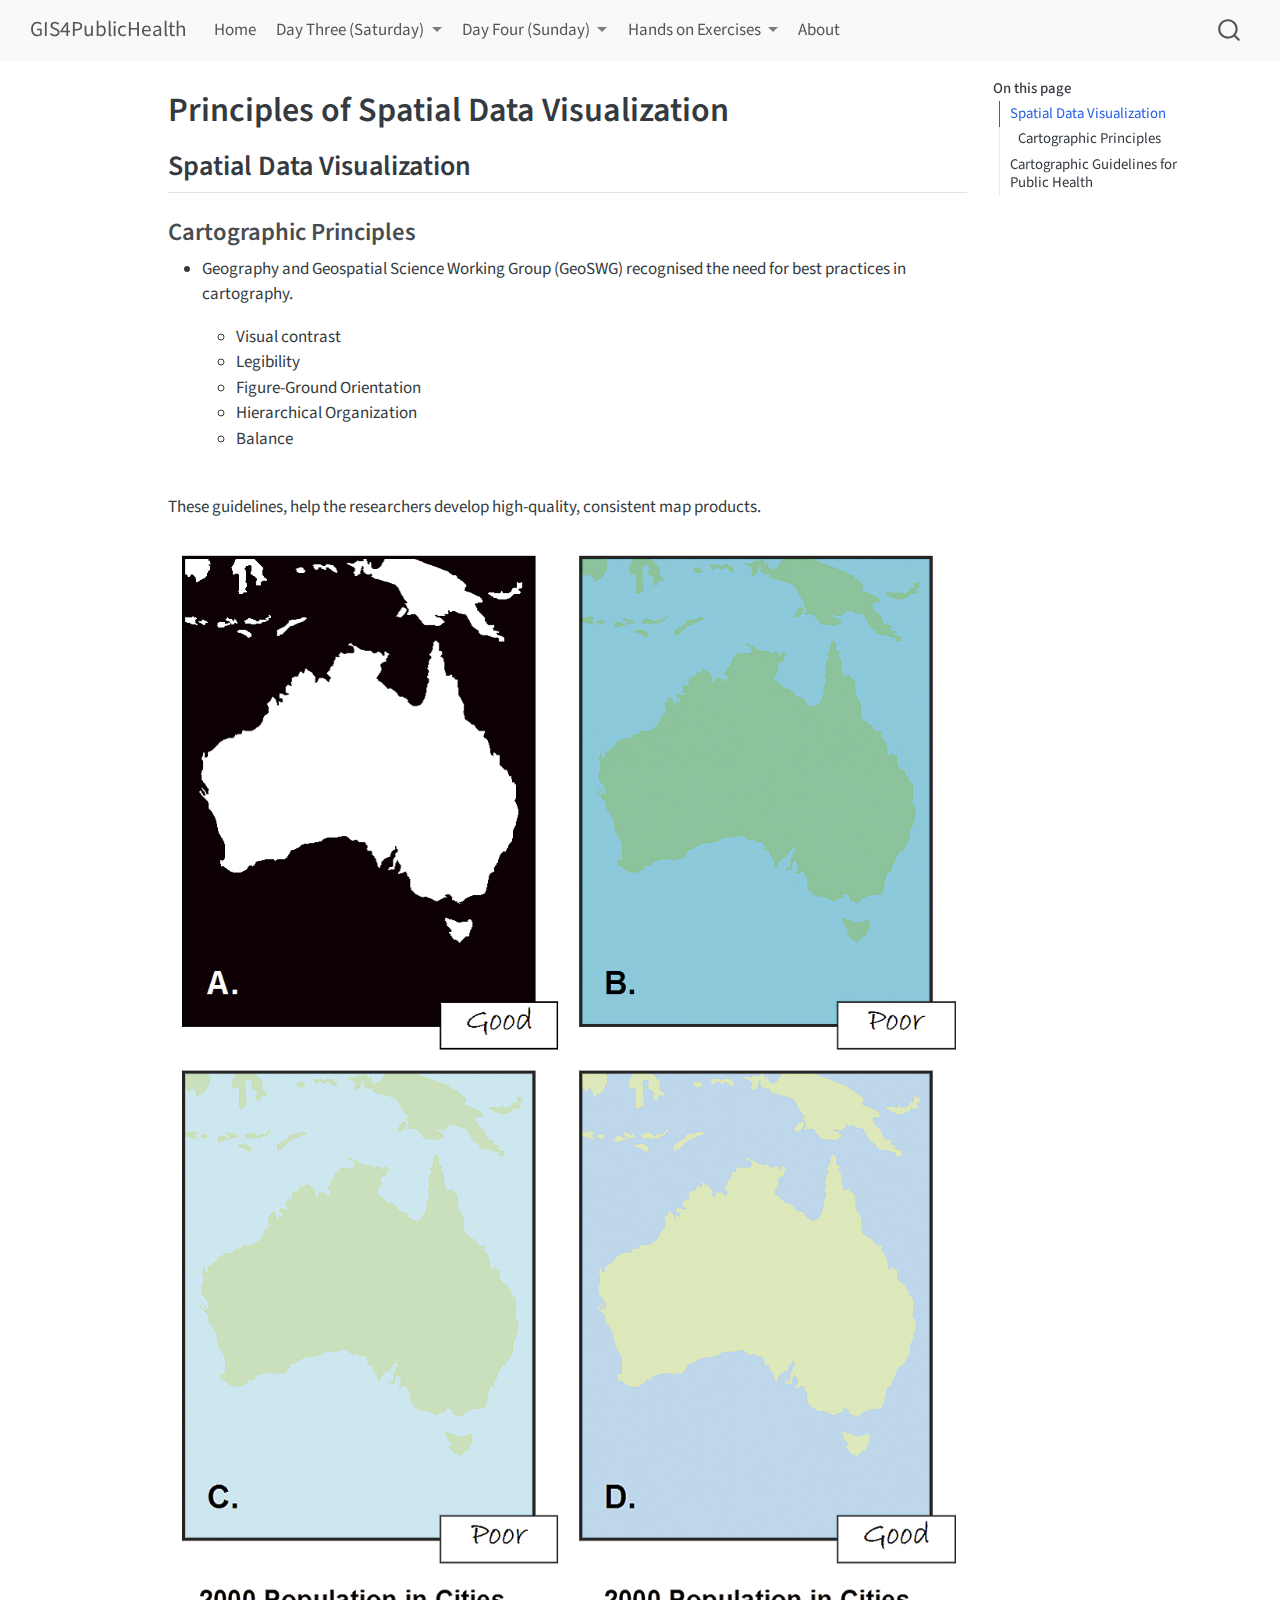
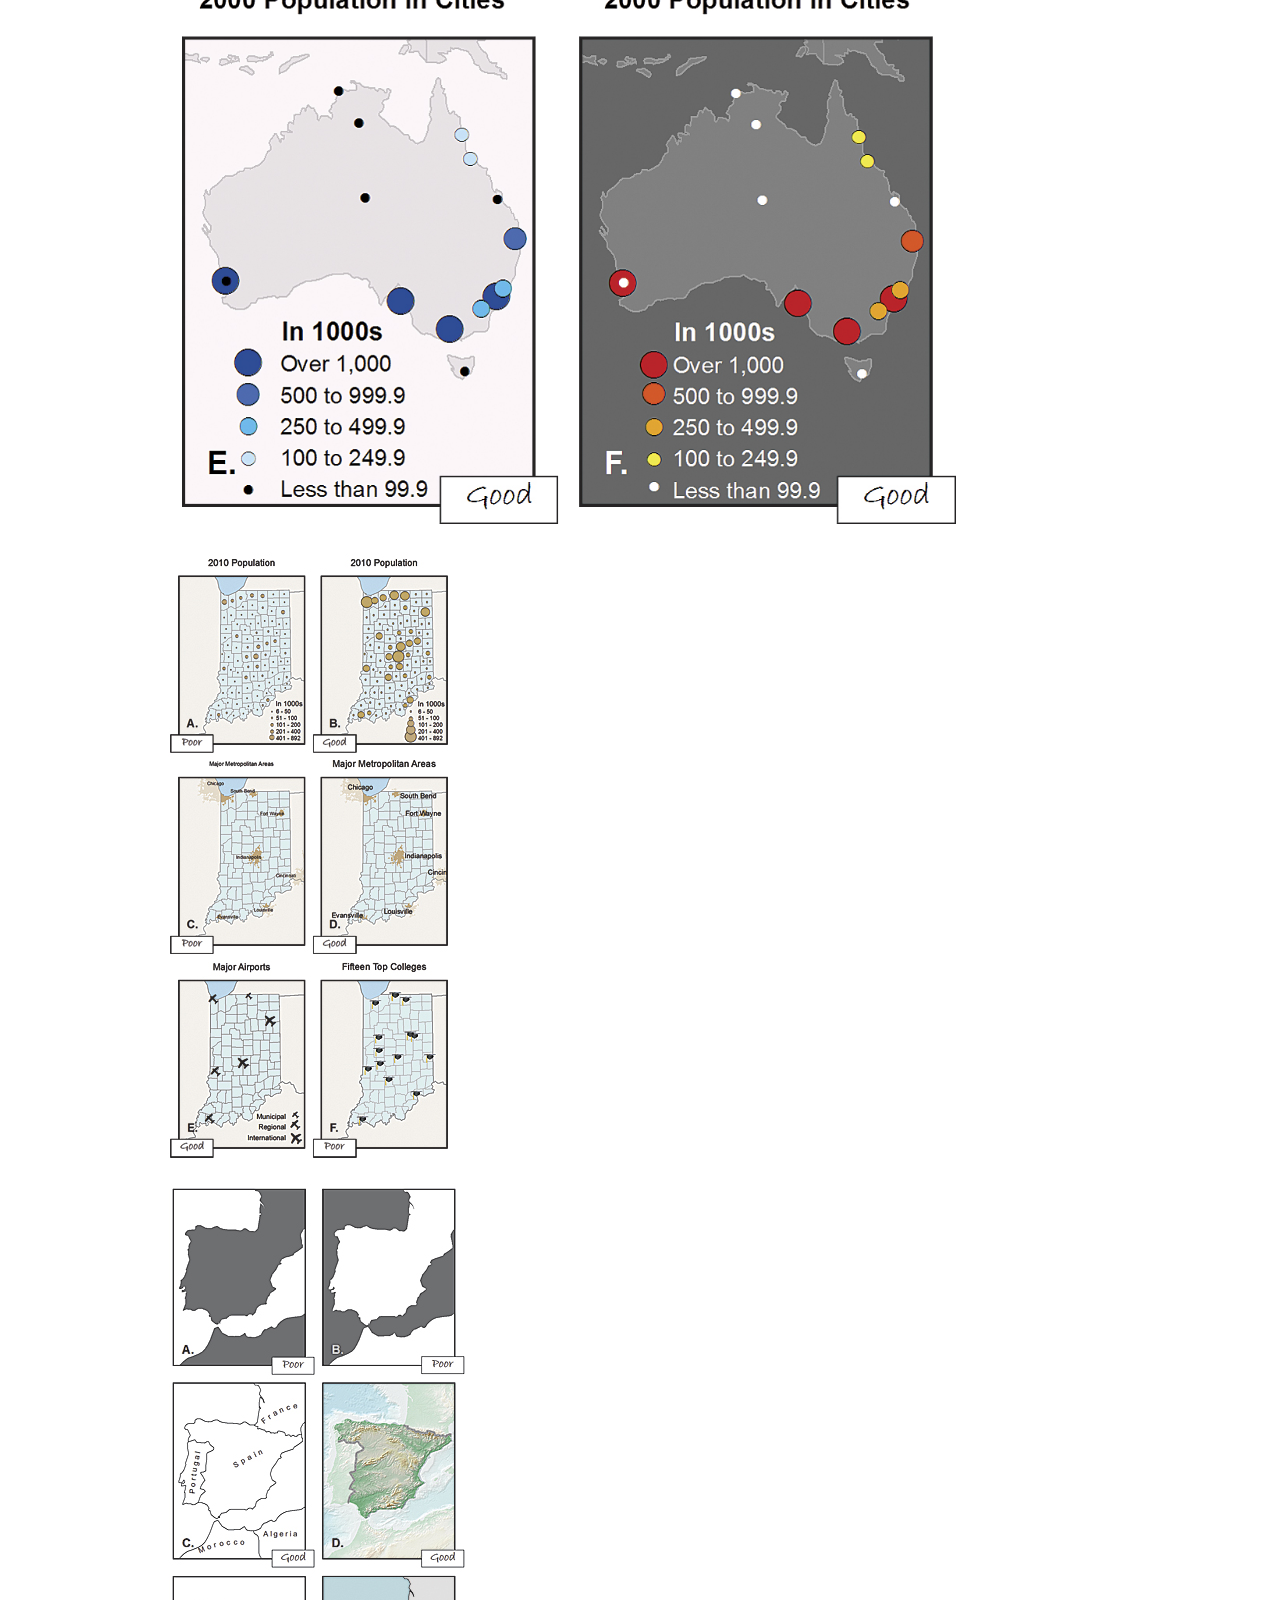
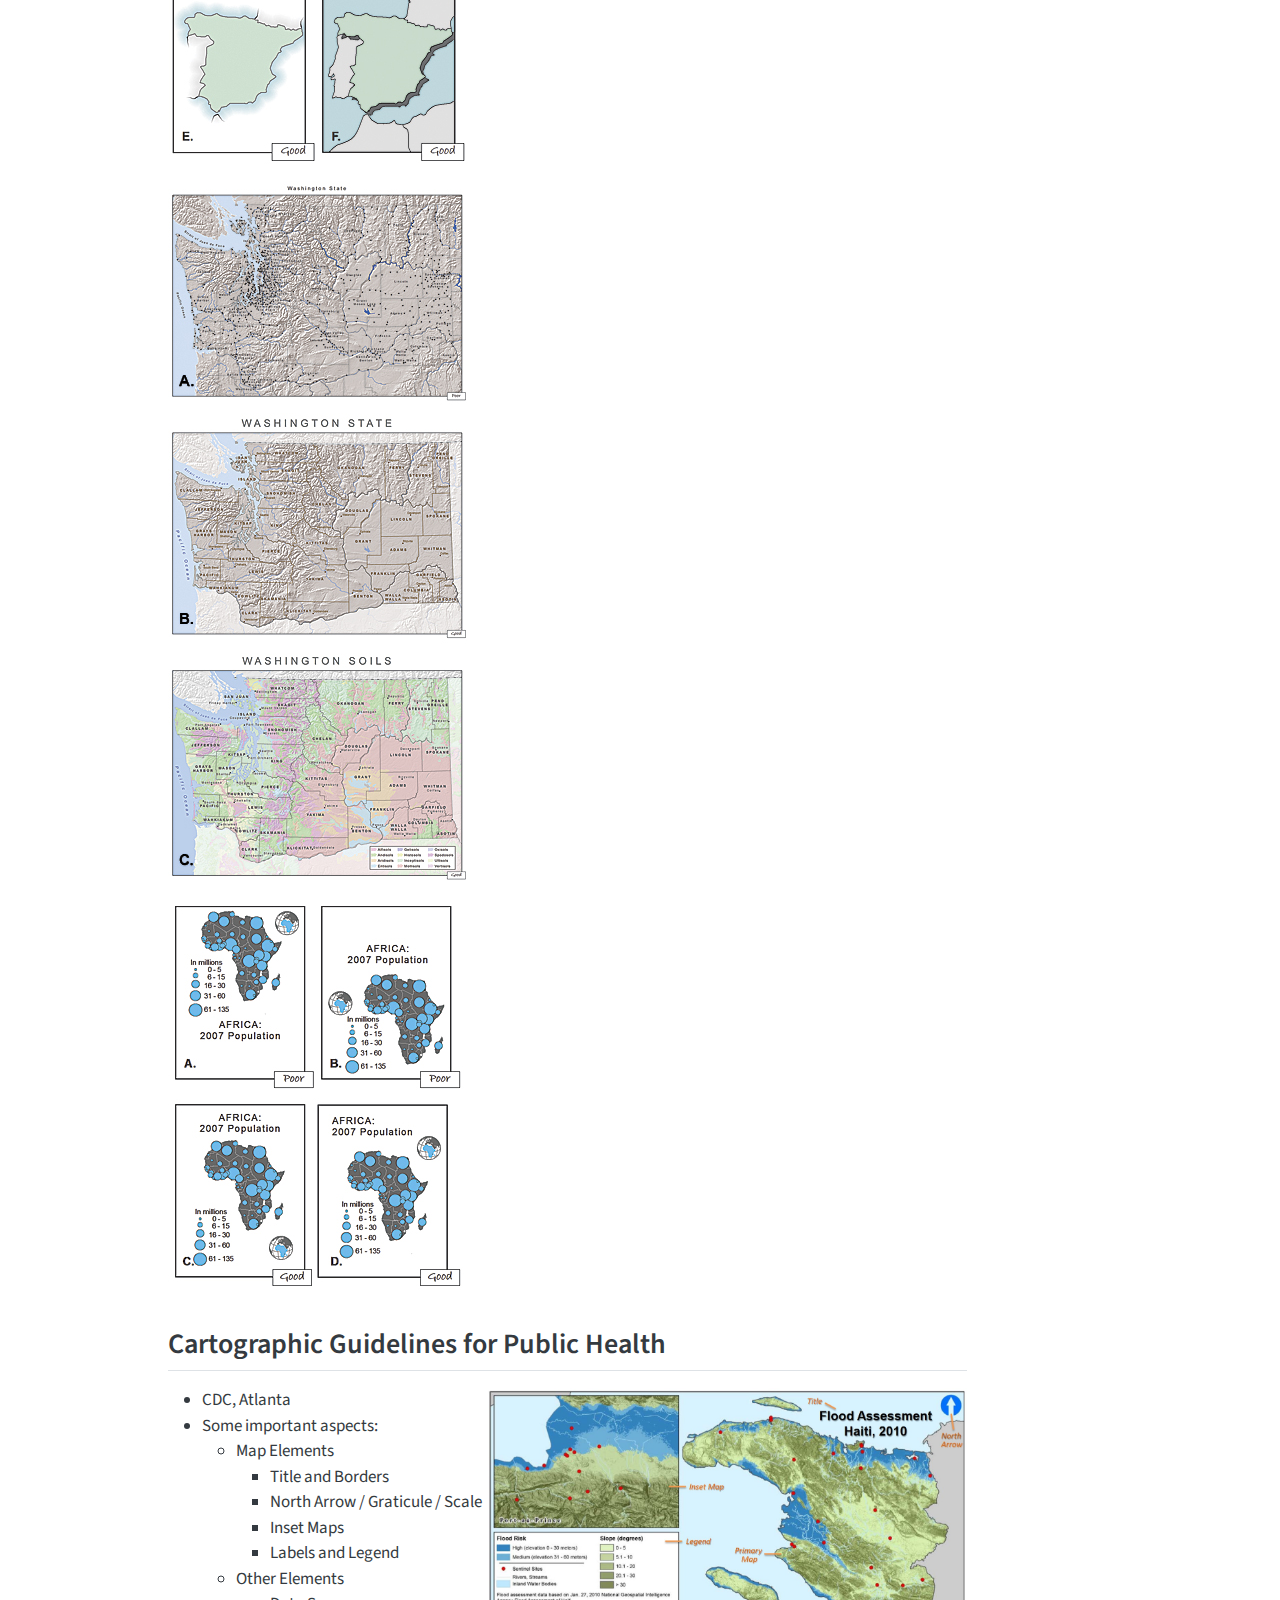
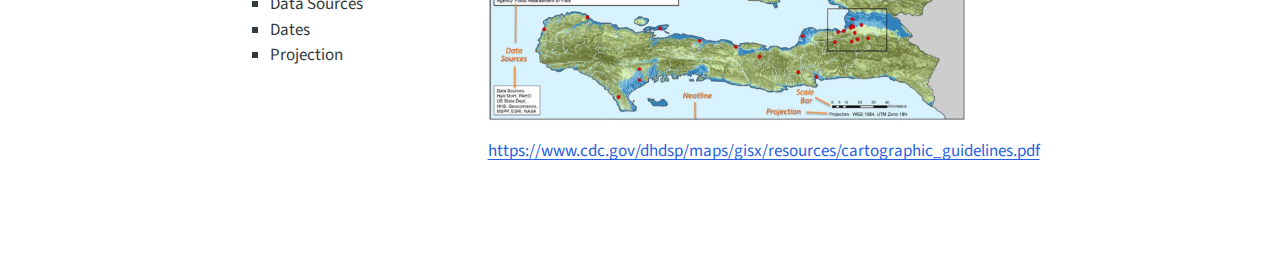
<file: docs/session2b-spatial-data-vis.html>
<!DOCTYPE html>
<html xmlns="http://www.w3.org/1999/xhtml" lang="en" xml:lang="en"><head>

<meta charset="utf-8">
<meta name="generator" content="quarto-1.4.529">

<meta name="viewport" content="width=device-width, initial-scale=1.0, user-scalable=yes">


<title>GIS4PublicHealth - Principles of Spatial Data Visualization</title>
<style>
code{white-space: pre-wrap;}
span.smallcaps{font-variant: small-caps;}
div.columns{display: flex; gap: min(4vw, 1.5em);}
div.column{flex: auto; overflow-x: auto;}
div.hanging-indent{margin-left: 1.5em; text-indent: -1.5em;}
ul.task-list{list-style: none;}
ul.task-list li input[type="checkbox"] {
  width: 0.8em;
  margin: 0 0.8em 0.2em -1em; /* quarto-specific, see https://github.com/quarto-dev/quarto-cli/issues/4556 */ 
  vertical-align: middle;
}
</style>


<script src="site_libs/quarto-nav/quarto-nav.js"></script>
<script src="site_libs/quarto-nav/headroom.min.js"></script>
<script src="site_libs/clipboard/clipboard.min.js"></script>
<script src="site_libs/quarto-search/autocomplete.umd.js"></script>
<script src="site_libs/quarto-search/fuse.min.js"></script>
<script src="site_libs/quarto-search/quarto-search.js"></script>
<meta name="quarto:offset" content="./">
<script src="site_libs/quarto-html/quarto.js"></script>
<script src="site_libs/quarto-html/popper.min.js"></script>
<script src="site_libs/quarto-html/tippy.umd.min.js"></script>
<script src="site_libs/quarto-html/anchor.min.js"></script>
<link href="site_libs/quarto-html/tippy.css" rel="stylesheet">
<link href="site_libs/quarto-html/quarto-syntax-highlighting.css" rel="stylesheet" id="quarto-text-highlighting-styles">
<script src="site_libs/bootstrap/bootstrap.min.js"></script>
<link href="site_libs/bootstrap/bootstrap-icons.css" rel="stylesheet">
<link href="site_libs/bootstrap/bootstrap.min.css" rel="stylesheet" id="quarto-bootstrap" data-mode="light">
<script id="quarto-search-options" type="application/json">{
  "location": "navbar",
  "copy-button": false,
  "collapse-after": 3,
  "panel-placement": "end",
  "type": "overlay",
  "limit": 50,
  "keyboard-shortcut": [
    "f",
    "/",
    "s"
  ],
  "show-item-context": false,
  "language": {
    "search-no-results-text": "No results",
    "search-matching-documents-text": "matching documents",
    "search-copy-link-title": "Copy link to search",
    "search-hide-matches-text": "Hide additional matches",
    "search-more-match-text": "more match in this document",
    "search-more-matches-text": "more matches in this document",
    "search-clear-button-title": "Clear",
    "search-text-placeholder": "",
    "search-detached-cancel-button-title": "Cancel",
    "search-submit-button-title": "Submit",
    "search-label": "Search"
  }
}</script>


<link rel="stylesheet" href="styles.css">
</head>

<body class="nav-fixed">

<div id="quarto-search-results"></div>
  <header id="quarto-header" class="headroom fixed-top">
    <nav class="navbar navbar-expand-lg " data-bs-theme="dark">
      <div class="navbar-container container-fluid">
      <div class="navbar-brand-container mx-auto">
    <a class="navbar-brand" href="./index.html">
    <span class="navbar-title">GIS4PublicHealth</span>
    </a>
  </div>
            <div id="quarto-search" class="" title="Search"></div>
          <button class="navbar-toggler" type="button" data-bs-toggle="collapse" data-bs-target="#navbarCollapse" aria-controls="navbarCollapse" aria-expanded="false" aria-label="Toggle navigation" onclick="if (window.quartoToggleHeadroom) { window.quartoToggleHeadroom(); }">
  <span class="navbar-toggler-icon"></span>
</button>
          <div class="collapse navbar-collapse" id="navbarCollapse">
            <ul class="navbar-nav navbar-nav-scroll me-auto">
  <li class="nav-item">
    <a class="nav-link" href="./index.html"> 
<span class="menu-text">Home</span></a>
  </li>  
  <li class="nav-item dropdown ">
    <a class="nav-link dropdown-toggle" href="#" id="nav-menu-day-three-(saturday" role="button" data-bs-toggle="dropdown" aria-expanded="false">
 <span class="menu-text">Day Three (Saturday)</span>
    </a>
    <ul class="dropdown-menu" aria-labelledby="nav-menu-day-three-(saturday">    
        <li>
    <a class="dropdown-item" href="./session1a-intro-gis-public-health_v2.html">
 <span class="dropdown-text">Intro to GIS in Public Health</span></a>
  </li>  
        <li>
    <a class="dropdown-item" href="./session1b-concepts-spatial-data-science.html">
 <span class="dropdown-text">Concepts in Spatial Data Science</span></a>
  </li>  
    </ul>
  </li>
  <li class="nav-item dropdown ">
    <a class="nav-link dropdown-toggle" href="#" id="nav-menu-day-four-(sunday" role="button" data-bs-toggle="dropdown" aria-expanded="false">
 <span class="menu-text">Day Four (Sunday)</span>
    </a>
    <ul class="dropdown-menu" aria-labelledby="nav-menu-day-four-(sunday">    
        <li>
    <a class="dropdown-item" href="./session2a-exploring-data-with-r.html">
 <span class="dropdown-text">Exploring Data with R</span></a>
  </li>  
        <li>
    <a class="dropdown-item" href="./session2b-spatial-data-vis.html">
 <span class="dropdown-text">Principles of Spatial Data Visualization</span></a>
  </li>  
        <li>
    <a class="dropdown-item" href="./session2c-intro-sf-package.html">
 <span class="dropdown-text">Introduction to the SF package</span></a>
  </li>  
    </ul>
  </li>
  <li class="nav-item dropdown ">
    <a class="nav-link dropdown-toggle" href="#" id="nav-menu-hands-on-exercises" role="button" data-bs-toggle="dropdown" aria-expanded="false">
 <span class="menu-text">Hands on Exercises</span>
    </a>
    <ul class="dropdown-menu" aria-labelledby="nav-menu-hands-on-exercises">    
        <li>
    <a class="dropdown-item" href="./exercises/hands_on_exercise_1.R">
 <span class="dropdown-text">Exercise 1</span></a>
  </li>  
        <li>
    <a class="dropdown-item" href="./exercises/hands_on_exercise_2.R">
 <span class="dropdown-text">Exercise 2</span></a>
  </li>  
        <li>
    <a class="dropdown-item" href="./exercises/hands_on_exercise_3.R">
 <span class="dropdown-text">Exercise 3</span></a>
  </li>  
        <li>
    <a class="dropdown-item" href="./exercises/hands_on_exercise_4.R">
 <span class="dropdown-text">Exercise 4</span></a>
  </li>  
        <li>
    <a class="dropdown-item" href="./exercises/john_snow_map_excercise.html">
 <span class="dropdown-text">Exercise 5</span></a>
  </li>  
        <li>
    <a class="dropdown-item" href="./exercises/hands_on_exercise_6.R">
 <span class="dropdown-text">Exercise 6</span></a>
  </li>  
        <li>
    <a class="dropdown-item" href="./exercises/hands_on_exercise_7.R">
 <span class="dropdown-text">Exercise 7</span></a>
  </li>  
        <li>
    <a class="dropdown-item" href="./exercises/SIR_SMR_assignment.html">
 <span class="dropdown-text">Exercise 8</span></a>
  </li>  
    </ul>
  </li>
  <li class="nav-item">
    <a class="nav-link" href="./about.html"> 
<span class="menu-text">About</span></a>
  </li>  
</ul>
          </div> <!-- /navcollapse -->
          <div class="quarto-navbar-tools">
</div>
      </div> <!-- /container-fluid -->
    </nav>
</header>
<!-- content -->
<div id="quarto-content" class="quarto-container page-columns page-rows-contents page-layout-article page-navbar">
<!-- sidebar -->
<!-- margin-sidebar -->
    <div id="quarto-margin-sidebar" class="sidebar margin-sidebar">
        <nav id="TOC" role="doc-toc" class="toc-active">
    <h2 id="toc-title">On this page</h2>
   
  <ul>
  <li><a href="#spatial-data-visualization" id="toc-spatial-data-visualization" class="nav-link active" data-scroll-target="#spatial-data-visualization">Spatial Data Visualization</a>
  <ul class="collapse">
  <li><a href="#cartographic-principles" id="toc-cartographic-principles" class="nav-link" data-scroll-target="#cartographic-principles">Cartographic Principles</a></li>
  </ul></li>
  <li><a href="#cartographic-guidelines-for-public-health" id="toc-cartographic-guidelines-for-public-health" class="nav-link" data-scroll-target="#cartographic-guidelines-for-public-health">Cartographic Guidelines for Public Health</a></li>
  </ul>
</nav>
    </div>
<!-- main -->
<main class="content" id="quarto-document-content">

<header id="title-block-header" class="quarto-title-block default">
<div class="quarto-title">
<h1 class="title">Principles of Spatial Data Visualization</h1>
</div>



<div class="quarto-title-meta">

    
  
    
  </div>
  


</header>


<section id="spatial-data-visualization" class="level2">
<h2 class="anchored" data-anchor-id="spatial-data-visualization">Spatial Data Visualization</h2>
<section id="cartographic-principles" class="level3">
<h3 class="anchored" data-anchor-id="cartographic-principles">Cartographic Principles</h3>
<ul>
<li><p>Geography and Geospatial Science Working Group (GeoSWG) recognised the need for best practices in cartography.</p>
<ul>
<li>Visual contrast</li>
<li>Legibility</li>
<li>Figure-Ground Orientation</li>
<li>Hierarchical Organization</li>
<li>Balance</li>
</ul></li>
</ul>
<p><br> These guidelines, help the researchers develop high-quality, consistent map products.</p>
<p><img src="images/designprinciples_2-lg.png" class="img-fluid"></p>
<p><img src="images/designprinciples_3.jpg" class="img-fluid"></p>
<p><img src="images/designprinciples_4.jpg" class="img-fluid"></p>
<p><img src="images/designprinciples_5.jpg" class="img-fluid"></p>
<p><img src="images/designprinciples_6.jpg" class="img-fluid"></p>
</section>
</section>
<section id="cartographic-guidelines-for-public-health" class="level2">
<h2 class="anchored" data-anchor-id="cartographic-guidelines-for-public-health">Cartographic Guidelines for Public Health</h2>
<div class="columns">
<div class="column" style="width:40%;">
<ul>
<li>CDC, Atlanta</li>
<li>Some important aspects:
<ul>
<li>Map Elements
<ul>
<li>Title and Borders</li>
<li>North Arrow / Graticule / Scale</li>
<li>Inset Maps</li>
<li>Labels and Legend</li>
</ul></li>
<li>Other Elements
<ul>
<li>Data Sources</li>
<li>Dates</li>
<li>Projection</li>
</ul></li>
</ul></li>
</ul>
</div><div class="column" style="width:60%;">
<p><img src="images/map_elements_1.jpg" class="img-fluid" width="900"></p>
<p><a href="https://www.cdc.gov/dhdsp/maps/gisx/resources/cartographic_guidelines.pdf" class="uri">https://www.cdc.gov/dhdsp/maps/gisx/resources/cartographic_guidelines.pdf</a></p>
</div>
</div>


</section>

</main> <!-- /main -->
<script id="quarto-html-after-body" type="application/javascript">
window.document.addEventListener("DOMContentLoaded", function (event) {
  const toggleBodyColorMode = (bsSheetEl) => {
    const mode = bsSheetEl.getAttribute("data-mode");
    const bodyEl = window.document.querySelector("body");
    if (mode === "dark") {
      bodyEl.classList.add("quarto-dark");
      bodyEl.classList.remove("quarto-light");
    } else {
      bodyEl.classList.add("quarto-light");
      bodyEl.classList.remove("quarto-dark");
    }
  }
  const toggleBodyColorPrimary = () => {
    const bsSheetEl = window.document.querySelector("link#quarto-bootstrap");
    if (bsSheetEl) {
      toggleBodyColorMode(bsSheetEl);
    }
  }
  toggleBodyColorPrimary();  
  const icon = "";
  const anchorJS = new window.AnchorJS();
  anchorJS.options = {
    placement: 'right',
    icon: icon
  };
  anchorJS.add('.anchored');
  const isCodeAnnotation = (el) => {
    for (const clz of el.classList) {
      if (clz.startsWith('code-annotation-')) {                     
        return true;
      }
    }
    return false;
  }
  const clipboard = new window.ClipboardJS('.code-copy-button', {
    text: function(trigger) {
      const codeEl = trigger.previousElementSibling.cloneNode(true);
      for (const childEl of codeEl.children) {
        if (isCodeAnnotation(childEl)) {
          childEl.remove();
        }
      }
      return codeEl.innerText;
    }
  });
  clipboard.on('success', function(e) {
    // button target
    const button = e.trigger;
    // don't keep focus
    button.blur();
    // flash "checked"
    button.classList.add('code-copy-button-checked');
    var currentTitle = button.getAttribute("title");
    button.setAttribute("title", "Copied!");
    let tooltip;
    if (window.bootstrap) {
      button.setAttribute("data-bs-toggle", "tooltip");
      button.setAttribute("data-bs-placement", "left");
      button.setAttribute("data-bs-title", "Copied!");
      tooltip = new bootstrap.Tooltip(button, 
        { trigger: "manual", 
          customClass: "code-copy-button-tooltip",
          offset: [0, -8]});
      tooltip.show();    
    }
    setTimeout(function() {
      if (tooltip) {
        tooltip.hide();
        button.removeAttribute("data-bs-title");
        button.removeAttribute("data-bs-toggle");
        button.removeAttribute("data-bs-placement");
      }
      button.setAttribute("title", currentTitle);
      button.classList.remove('code-copy-button-checked');
    }, 1000);
    // clear code selection
    e.clearSelection();
  });
  function tippyHover(el, contentFn, onTriggerFn, onUntriggerFn) {
    const config = {
      allowHTML: true,
      maxWidth: 500,
      delay: 100,
      arrow: false,
      appendTo: function(el) {
          return el.parentElement;
      },
      interactive: true,
      interactiveBorder: 10,
      theme: 'quarto',
      placement: 'bottom-start',
    };
    if (contentFn) {
      config.content = contentFn;
    }
    if (onTriggerFn) {
      config.onTrigger = onTriggerFn;
    }
    if (onUntriggerFn) {
      config.onUntrigger = onUntriggerFn;
    }
    window.tippy(el, config); 
  }
  const noterefs = window.document.querySelectorAll('a[role="doc-noteref"]');
  for (var i=0; i<noterefs.length; i++) {
    const ref = noterefs[i];
    tippyHover(ref, function() {
      // use id or data attribute instead here
      let href = ref.getAttribute('data-footnote-href') || ref.getAttribute('href');
      try { href = new URL(href).hash; } catch {}
      const id = href.replace(/^#\/?/, "");
      const note = window.document.getElementById(id);
      return note.innerHTML;
    });
  }
  const xrefs = window.document.querySelectorAll('a.quarto-xref');
  const processXRef = (id, note) => {
    // Strip column container classes
    const stripColumnClz = (el) => {
      el.classList.remove("page-full", "page-columns");
      if (el.children) {
        for (const child of el.children) {
          stripColumnClz(child);
        }
      }
    }
    stripColumnClz(note)
    if (id === null || id.startsWith('sec-')) {
      // Special case sections, only their first couple elements
      const container = document.createElement("div");
      if (note.children && note.children.length > 2) {
        container.appendChild(note.children[0].cloneNode(true));
        for (let i = 1; i < note.children.length; i++) {
          const child = note.children[i];
          if (child.tagName === "P" && child.innerText === "") {
            continue;
          } else {
            container.appendChild(child.cloneNode(true));
            break;
          }
        }
        if (window.Quarto?.typesetMath) {
          window.Quarto.typesetMath(container);
        }
        return container.innerHTML
      } else {
        if (window.Quarto?.typesetMath) {
          window.Quarto.typesetMath(note);
        }
        return note.innerHTML;
      }
    } else {
      // Remove any anchor links if they are present
      const anchorLink = note.querySelector('a.anchorjs-link');
      if (anchorLink) {
        anchorLink.remove();
      }
      if (window.Quarto?.typesetMath) {
        window.Quarto.typesetMath(note);
      }
      return note.innerHTML;
    }
  }
  for (var i=0; i<xrefs.length; i++) {
    const xref = xrefs[i];
    tippyHover(xref, undefined, function(instance) {
      instance.disable();
      let url = xref.getAttribute('href');
      let hash = undefined; 
      if (url.startsWith('#')) {
        hash = url;
      } else {
        try { hash = new URL(url).hash; } catch {}
      }
      if (hash) {
        const id = hash.replace(/^#\/?/, "");
        const note = window.document.getElementById(id);
        if (note !== null) {
          try {
            const html = processXRef(id, note.cloneNode(true));
            instance.setContent(html);
          } finally {
            instance.enable();
            instance.show();
          }
        } else {
          // See if we can fetch this
          fetch(url.split('#')[0])
          .then(res => res.text())
          .then(html => {
            const parser = new DOMParser();
            const htmlDoc = parser.parseFromString(html, "text/html");
            const note = htmlDoc.getElementById(id);
            if (note !== null) {
              const html = processXRef(id, note);
              instance.setContent(html);
            } 
          }).finally(() => {
            instance.enable();
            instance.show();
          });
        }
      } else {
        // See if we can fetch a full url (with no hash to target)
        // This is a special case and we should probably do some content thinning / targeting
        fetch(url)
        .then(res => res.text())
        .then(html => {
          const parser = new DOMParser();
          const htmlDoc = parser.parseFromString(html, "text/html");
          const note = htmlDoc.querySelector('main.content');
          if (note !== null) {
            // This should only happen for chapter cross references
            // (since there is no id in the URL)
            // remove the first header
            if (note.children.length > 0 && note.children[0].tagName === "HEADER") {
              note.children[0].remove();
            }
            const html = processXRef(null, note);
            instance.setContent(html);
          } 
        }).finally(() => {
          instance.enable();
          instance.show();
        });
      }
    }, function(instance) {
    });
  }
      let selectedAnnoteEl;
      const selectorForAnnotation = ( cell, annotation) => {
        let cellAttr = 'data-code-cell="' + cell + '"';
        let lineAttr = 'data-code-annotation="' +  annotation + '"';
        const selector = 'span[' + cellAttr + '][' + lineAttr + ']';
        return selector;
      }
      const selectCodeLines = (annoteEl) => {
        const doc = window.document;
        const targetCell = annoteEl.getAttribute("data-target-cell");
        const targetAnnotation = annoteEl.getAttribute("data-target-annotation");
        const annoteSpan = window.document.querySelector(selectorForAnnotation(targetCell, targetAnnotation));
        const lines = annoteSpan.getAttribute("data-code-lines").split(",");
        const lineIds = lines.map((line) => {
          return targetCell + "-" + line;
        })
        let top = null;
        let height = null;
        let parent = null;
        if (lineIds.length > 0) {
            //compute the position of the single el (top and bottom and make a div)
            const el = window.document.getElementById(lineIds[0]);
            top = el.offsetTop;
            height = el.offsetHeight;
            parent = el.parentElement.parentElement;
          if (lineIds.length > 1) {
            const lastEl = window.document.getElementById(lineIds[lineIds.length - 1]);
            const bottom = lastEl.offsetTop + lastEl.offsetHeight;
            height = bottom - top;
          }
          if (top !== null && height !== null && parent !== null) {
            // cook up a div (if necessary) and position it 
            let div = window.document.getElementById("code-annotation-line-highlight");
            if (div === null) {
              div = window.document.createElement("div");
              div.setAttribute("id", "code-annotation-line-highlight");
              div.style.position = 'absolute';
              parent.appendChild(div);
            }
            div.style.top = top - 2 + "px";
            div.style.height = height + 4 + "px";
            div.style.left = 0;
            let gutterDiv = window.document.getElementById("code-annotation-line-highlight-gutter");
            if (gutterDiv === null) {
              gutterDiv = window.document.createElement("div");
              gutterDiv.setAttribute("id", "code-annotation-line-highlight-gutter");
              gutterDiv.style.position = 'absolute';
              const codeCell = window.document.getElementById(targetCell);
              const gutter = codeCell.querySelector('.code-annotation-gutter');
              gutter.appendChild(gutterDiv);
            }
            gutterDiv.style.top = top - 2 + "px";
            gutterDiv.style.height = height + 4 + "px";
          }
          selectedAnnoteEl = annoteEl;
        }
      };
      const unselectCodeLines = () => {
        const elementsIds = ["code-annotation-line-highlight", "code-annotation-line-highlight-gutter"];
        elementsIds.forEach((elId) => {
          const div = window.document.getElementById(elId);
          if (div) {
            div.remove();
          }
        });
        selectedAnnoteEl = undefined;
      };
        // Handle positioning of the toggle
    window.addEventListener(
      "resize",
      throttle(() => {
        elRect = undefined;
        if (selectedAnnoteEl) {
          selectCodeLines(selectedAnnoteEl);
        }
      }, 10)
    );
    function throttle(fn, ms) {
    let throttle = false;
    let timer;
      return (...args) => {
        if(!throttle) { // first call gets through
            fn.apply(this, args);
            throttle = true;
        } else { // all the others get throttled
            if(timer) clearTimeout(timer); // cancel #2
            timer = setTimeout(() => {
              fn.apply(this, args);
              timer = throttle = false;
            }, ms);
        }
      };
    }
      // Attach click handler to the DT
      const annoteDls = window.document.querySelectorAll('dt[data-target-cell]');
      for (const annoteDlNode of annoteDls) {
        annoteDlNode.addEventListener('click', (event) => {
          const clickedEl = event.target;
          if (clickedEl !== selectedAnnoteEl) {
            unselectCodeLines();
            const activeEl = window.document.querySelector('dt[data-target-cell].code-annotation-active');
            if (activeEl) {
              activeEl.classList.remove('code-annotation-active');
            }
            selectCodeLines(clickedEl);
            clickedEl.classList.add('code-annotation-active');
          } else {
            // Unselect the line
            unselectCodeLines();
            clickedEl.classList.remove('code-annotation-active');
          }
        });
      }
  const findCites = (el) => {
    const parentEl = el.parentElement;
    if (parentEl) {
      const cites = parentEl.dataset.cites;
      if (cites) {
        return {
          el,
          cites: cites.split(' ')
        };
      } else {
        return findCites(el.parentElement)
      }
    } else {
      return undefined;
    }
  };
  var bibliorefs = window.document.querySelectorAll('a[role="doc-biblioref"]');
  for (var i=0; i<bibliorefs.length; i++) {
    const ref = bibliorefs[i];
    const citeInfo = findCites(ref);
    if (citeInfo) {
      tippyHover(citeInfo.el, function() {
        var popup = window.document.createElement('div');
        citeInfo.cites.forEach(function(cite) {
          var citeDiv = window.document.createElement('div');
          citeDiv.classList.add('hanging-indent');
          citeDiv.classList.add('csl-entry');
          var biblioDiv = window.document.getElementById('ref-' + cite);
          if (biblioDiv) {
            citeDiv.innerHTML = biblioDiv.innerHTML;
          }
          popup.appendChild(citeDiv);
        });
        return popup.innerHTML;
      });
    }
  }
});
</script>
</div> <!-- /content -->




</body></html>
</file>
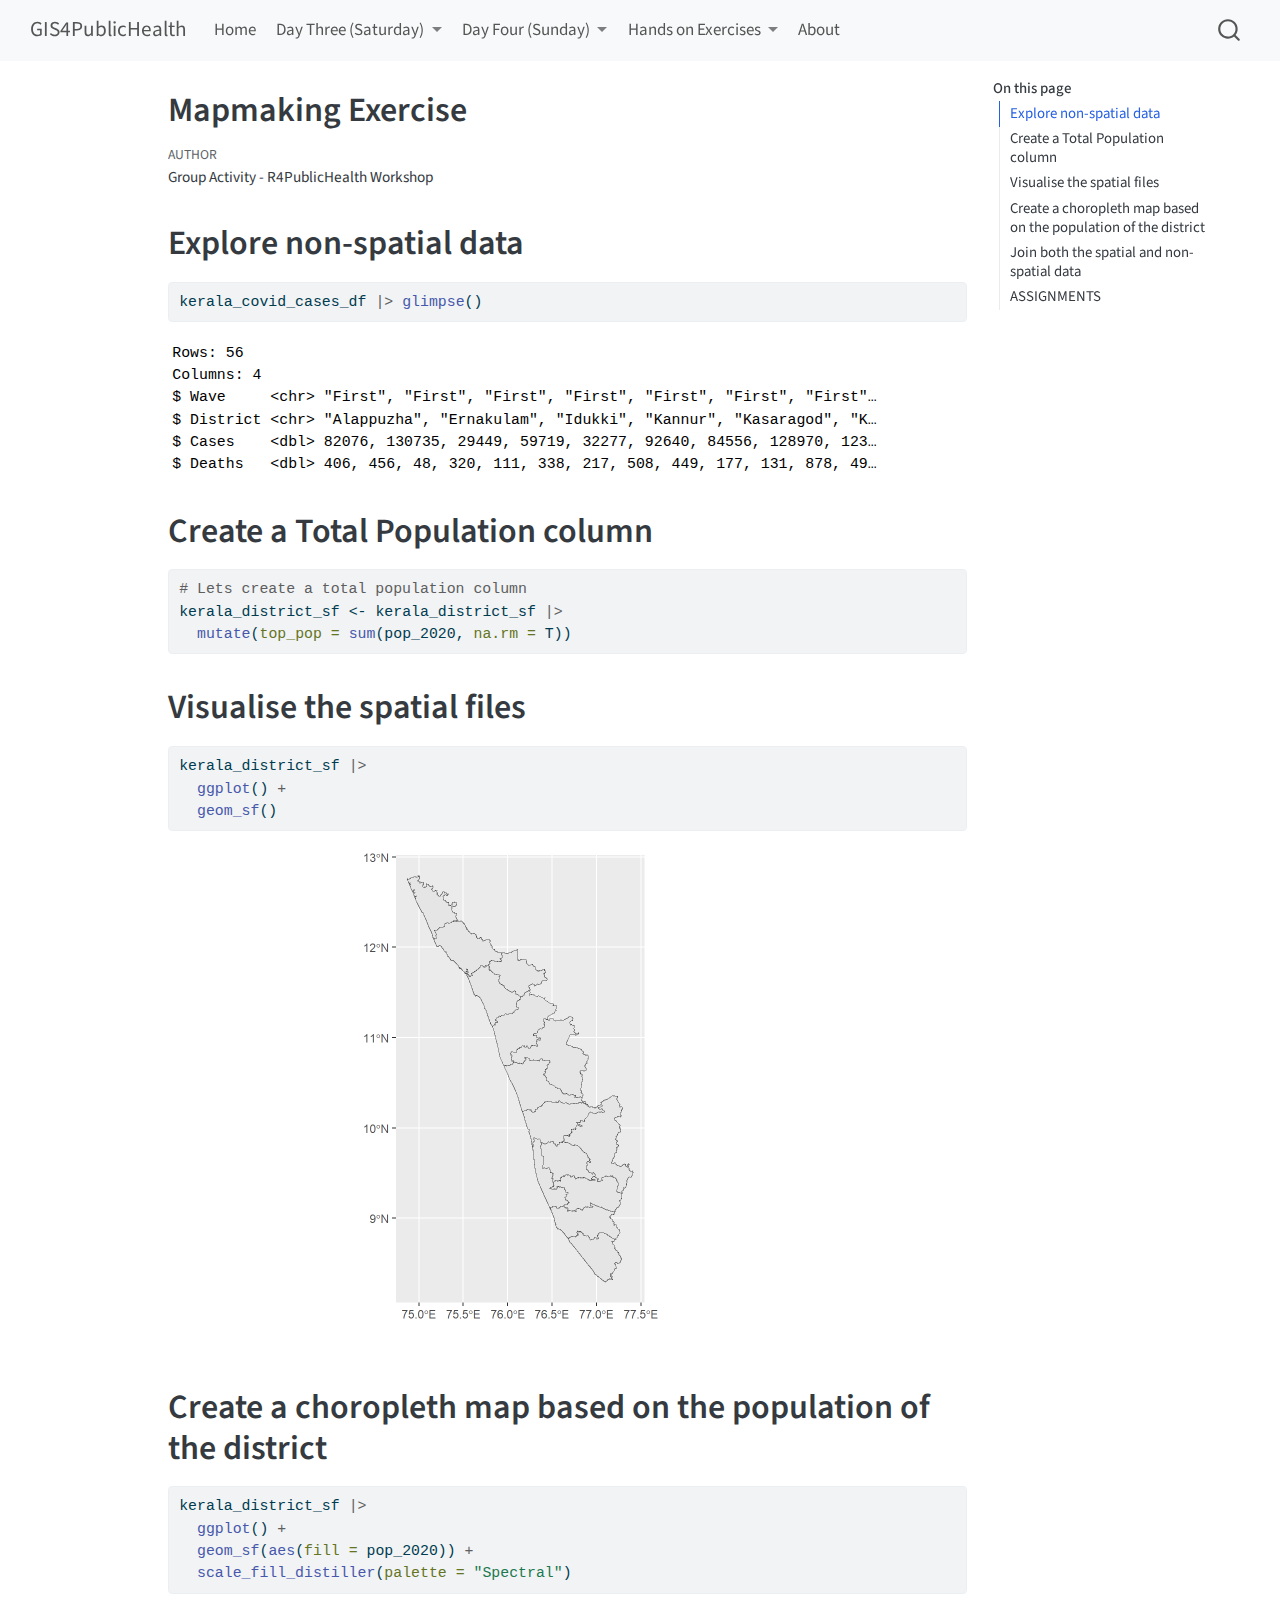
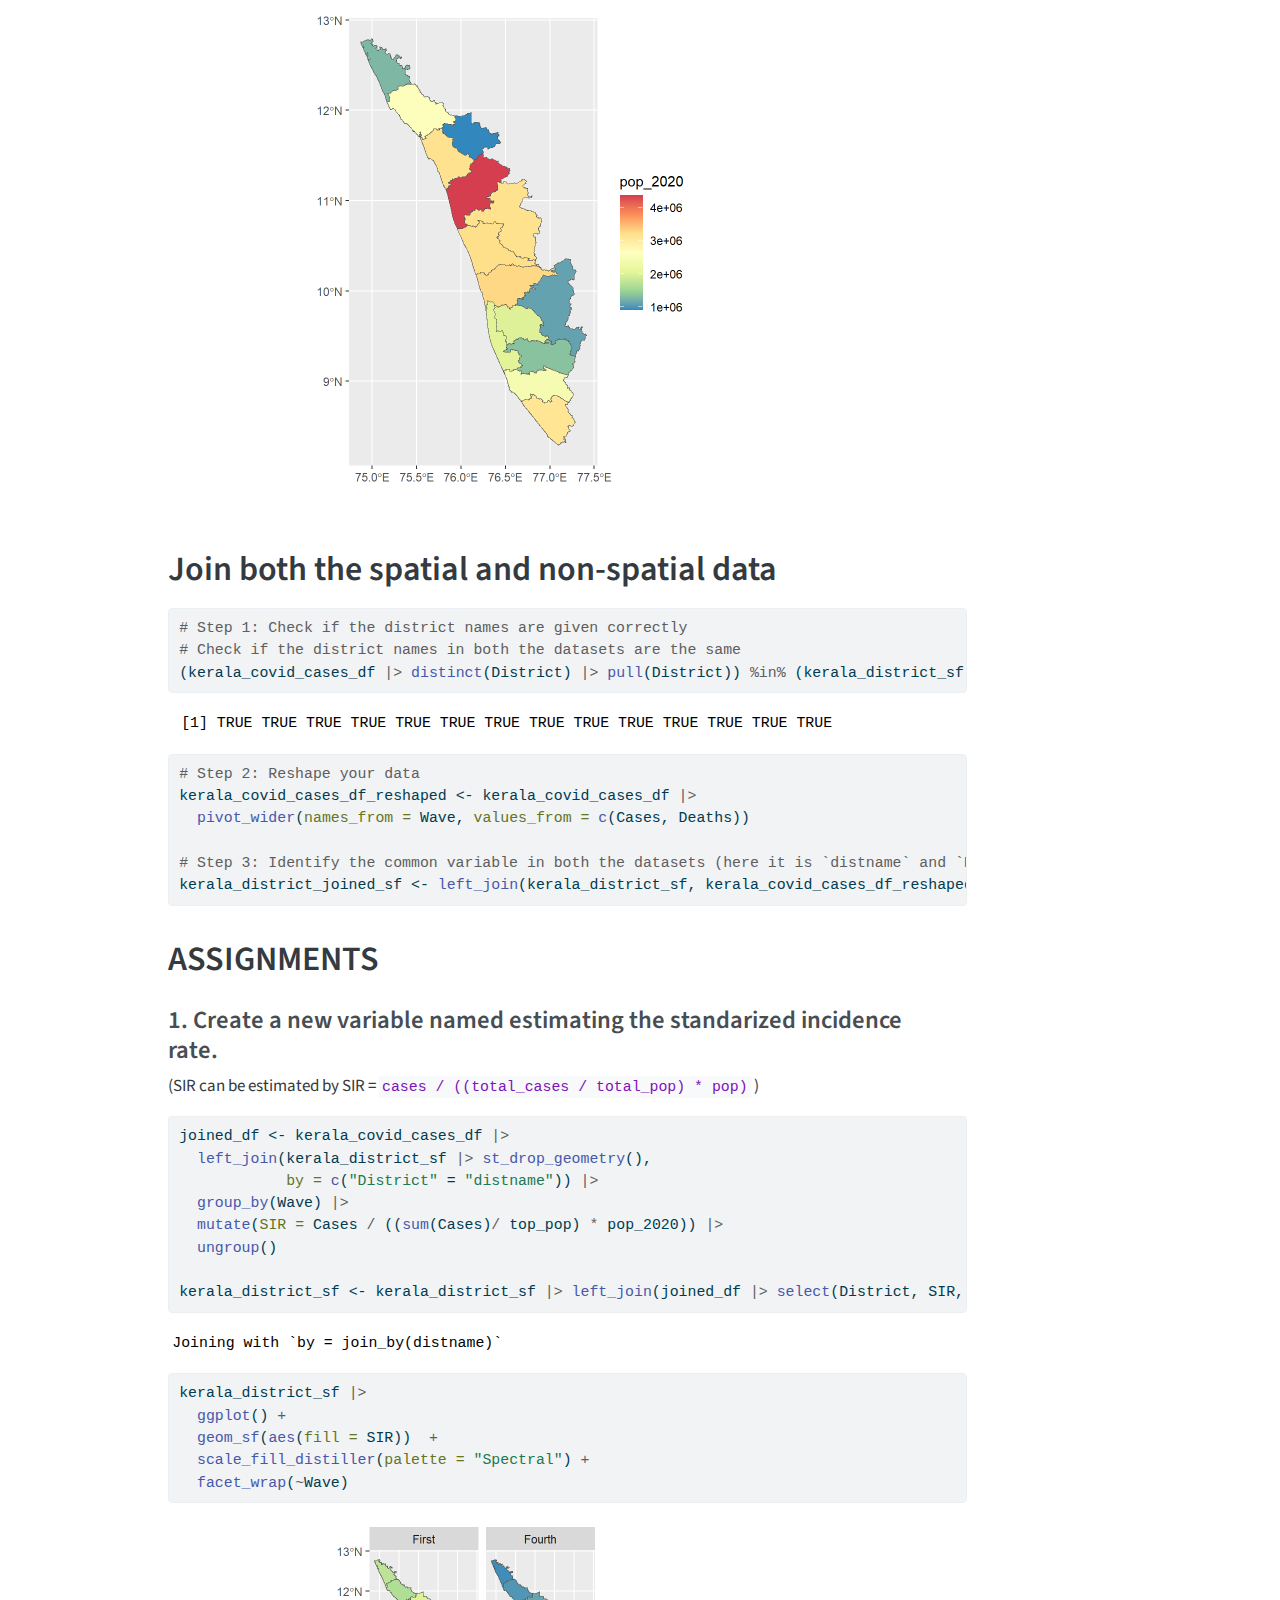
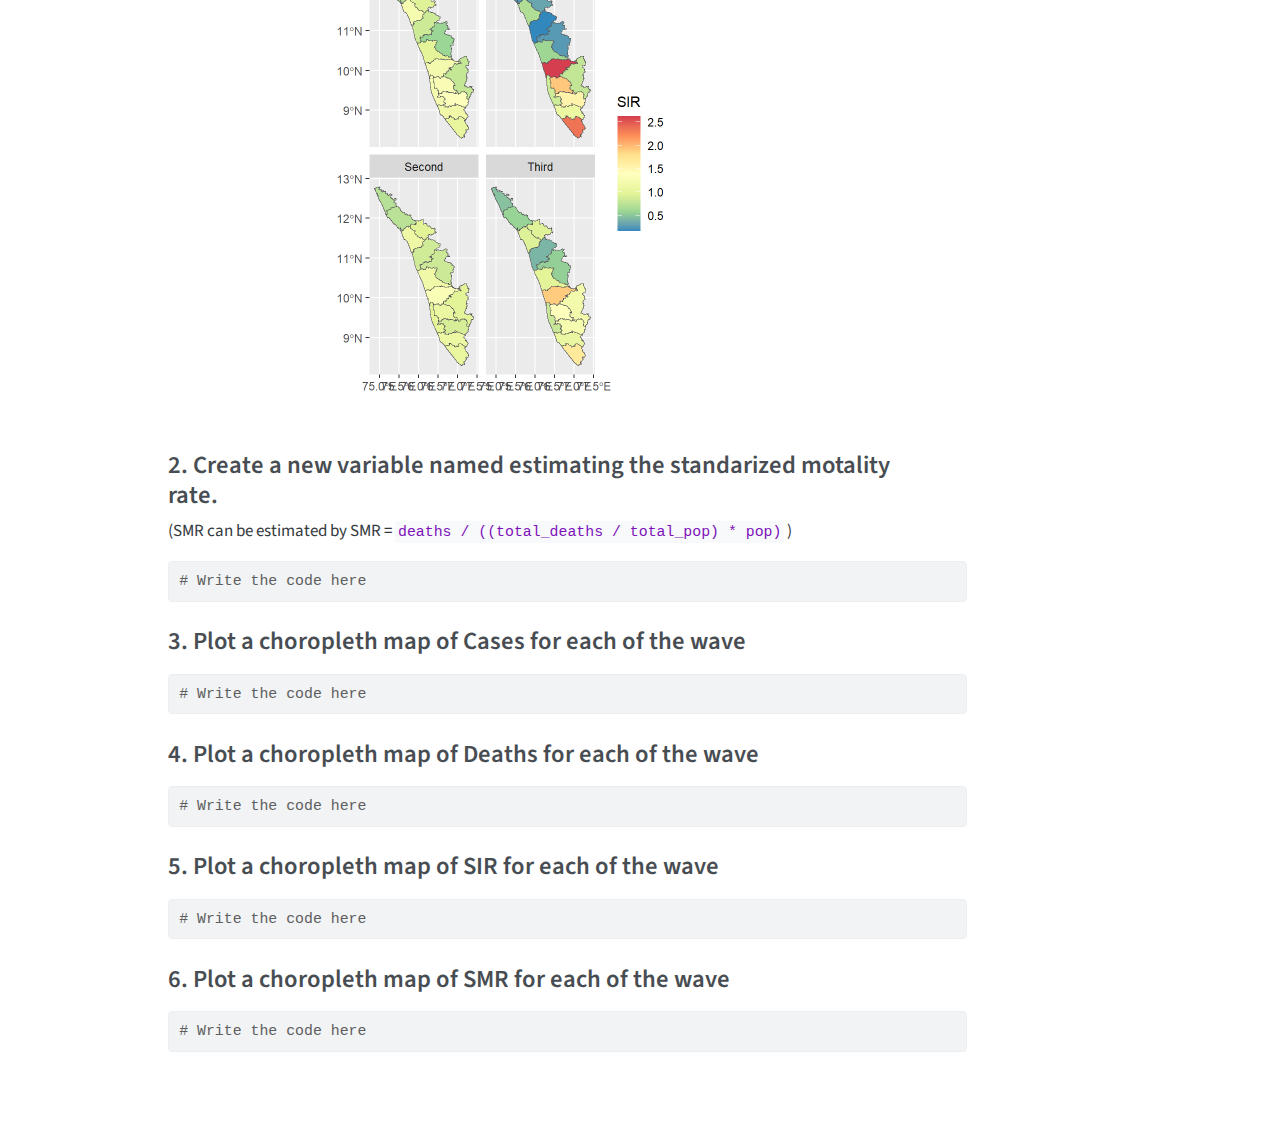
<file: docs/SIR_SMR_assignment.html>
<!DOCTYPE html>
<html xmlns="http://www.w3.org/1999/xhtml" lang="en" xml:lang="en"><head>

<meta charset="utf-8">
<meta name="generator" content="quarto-1.4.529">

<meta name="viewport" content="width=device-width, initial-scale=1.0, user-scalable=yes">

<meta name="author" content="Group Activity - R4PublicHealth Workshop">

<title>GIS4PublicHealth - Mapmaking Exercise</title>
<style>
code{white-space: pre-wrap;}
span.smallcaps{font-variant: small-caps;}
div.columns{display: flex; gap: min(4vw, 1.5em);}
div.column{flex: auto; overflow-x: auto;}
div.hanging-indent{margin-left: 1.5em; text-indent: -1.5em;}
ul.task-list{list-style: none;}
ul.task-list li input[type="checkbox"] {
  width: 0.8em;
  margin: 0 0.8em 0.2em -1em; /* quarto-specific, see https://github.com/quarto-dev/quarto-cli/issues/4556 */ 
  vertical-align: middle;
}
/* CSS for syntax highlighting */
pre > code.sourceCode { white-space: pre; position: relative; }
pre > code.sourceCode > span { line-height: 1.25; }
pre > code.sourceCode > span:empty { height: 1.2em; }
.sourceCode { overflow: visible; }
code.sourceCode > span { color: inherit; text-decoration: inherit; }
div.sourceCode { margin: 1em 0; }
pre.sourceCode { margin: 0; }
@media screen {
div.sourceCode { overflow: auto; }
}
@media print {
pre > code.sourceCode { white-space: pre-wrap; }
pre > code.sourceCode > span { text-indent: -5em; padding-left: 5em; }
}
pre.numberSource code
  { counter-reset: source-line 0; }
pre.numberSource code > span
  { position: relative; left: -4em; counter-increment: source-line; }
pre.numberSource code > span > a:first-child::before
  { content: counter(source-line);
    position: relative; left: -1em; text-align: right; vertical-align: baseline;
    border: none; display: inline-block;
    -webkit-touch-callout: none; -webkit-user-select: none;
    -khtml-user-select: none; -moz-user-select: none;
    -ms-user-select: none; user-select: none;
    padding: 0 4px; width: 4em;
  }
pre.numberSource { margin-left: 3em;  padding-left: 4px; }
div.sourceCode
  {   }
@media screen {
pre > code.sourceCode > span > a:first-child::before { text-decoration: underline; }
}
</style>


<script src="site_libs/quarto-nav/quarto-nav.js"></script>
<script src="site_libs/quarto-nav/headroom.min.js"></script>
<script src="site_libs/clipboard/clipboard.min.js"></script>
<script src="site_libs/quarto-search/autocomplete.umd.js"></script>
<script src="site_libs/quarto-search/fuse.min.js"></script>
<script src="site_libs/quarto-search/quarto-search.js"></script>
<meta name="quarto:offset" content="./">
<script src="site_libs/quarto-html/quarto.js"></script>
<script src="site_libs/quarto-html/popper.min.js"></script>
<script src="site_libs/quarto-html/tippy.umd.min.js"></script>
<script src="site_libs/quarto-html/anchor.min.js"></script>
<link href="site_libs/quarto-html/tippy.css" rel="stylesheet">
<link href="site_libs/quarto-html/quarto-syntax-highlighting.css" rel="stylesheet" id="quarto-text-highlighting-styles">
<script src="site_libs/bootstrap/bootstrap.min.js"></script>
<link href="site_libs/bootstrap/bootstrap-icons.css" rel="stylesheet">
<link href="site_libs/bootstrap/bootstrap.min.css" rel="stylesheet" id="quarto-bootstrap" data-mode="light">
<script id="quarto-search-options" type="application/json">{
  "location": "navbar",
  "copy-button": false,
  "collapse-after": 3,
  "panel-placement": "end",
  "type": "overlay",
  "limit": 50,
  "keyboard-shortcut": [
    "f",
    "/",
    "s"
  ],
  "show-item-context": false,
  "language": {
    "search-no-results-text": "No results",
    "search-matching-documents-text": "matching documents",
    "search-copy-link-title": "Copy link to search",
    "search-hide-matches-text": "Hide additional matches",
    "search-more-match-text": "more match in this document",
    "search-more-matches-text": "more matches in this document",
    "search-clear-button-title": "Clear",
    "search-text-placeholder": "",
    "search-detached-cancel-button-title": "Cancel",
    "search-submit-button-title": "Submit",
    "search-label": "Search"
  }
}</script>


<link rel="stylesheet" href="styles.css">
</head>

<body class="nav-fixed">

<div id="quarto-search-results"></div>
  <header id="quarto-header" class="headroom fixed-top">
    <nav class="navbar navbar-expand-lg " data-bs-theme="dark">
      <div class="navbar-container container-fluid">
      <div class="navbar-brand-container mx-auto">
    <a class="navbar-brand" href="./index.html">
    <span class="navbar-title">GIS4PublicHealth</span>
    </a>
  </div>
            <div id="quarto-search" class="" title="Search"></div>
          <button class="navbar-toggler" type="button" data-bs-toggle="collapse" data-bs-target="#navbarCollapse" aria-controls="navbarCollapse" aria-expanded="false" aria-label="Toggle navigation" onclick="if (window.quartoToggleHeadroom) { window.quartoToggleHeadroom(); }">
  <span class="navbar-toggler-icon"></span>
</button>
          <div class="collapse navbar-collapse" id="navbarCollapse">
            <ul class="navbar-nav navbar-nav-scroll me-auto">
  <li class="nav-item">
    <a class="nav-link" href="./index.html"> 
<span class="menu-text">Home</span></a>
  </li>  
  <li class="nav-item dropdown ">
    <a class="nav-link dropdown-toggle" href="#" id="nav-menu-day-three-(saturday" role="button" data-bs-toggle="dropdown" aria-expanded="false">
 <span class="menu-text">Day Three (Saturday)</span>
    </a>
    <ul class="dropdown-menu" aria-labelledby="nav-menu-day-three-(saturday">    
        <li>
    <a class="dropdown-item" href="./session1a-intro-gis-public-health_v2.html">
 <span class="dropdown-text">Intro to GIS in Public Health</span></a>
  </li>  
        <li>
    <a class="dropdown-item" href="./session1b-concepts-spatial-data-science.html">
 <span class="dropdown-text">Concepts in Spatial Data Science</span></a>
  </li>  
    </ul>
  </li>
  <li class="nav-item dropdown ">
    <a class="nav-link dropdown-toggle" href="#" id="nav-menu-day-four-(sunday" role="button" data-bs-toggle="dropdown" aria-expanded="false">
 <span class="menu-text">Day Four (Sunday)</span>
    </a>
    <ul class="dropdown-menu" aria-labelledby="nav-menu-day-four-(sunday">    
        <li>
    <a class="dropdown-item" href="./session2a-exploring-data-with-r.html">
 <span class="dropdown-text">Exploring Data with R</span></a>
  </li>  
        <li>
    <a class="dropdown-item" href="./session2b-spatial-data-vis.html">
 <span class="dropdown-text">Principles of Spatial Data Visualization</span></a>
  </li>  
        <li>
    <a class="dropdown-item" href="./session2c-intro-sf-package.html">
 <span class="dropdown-text">Introduction to the SF package</span></a>
  </li>  
    </ul>
  </li>
  <li class="nav-item dropdown ">
    <a class="nav-link dropdown-toggle" href="#" id="nav-menu-hands-on-exercises" role="button" data-bs-toggle="dropdown" aria-expanded="false">
 <span class="menu-text">Hands on Exercises</span>
    </a>
    <ul class="dropdown-menu" aria-labelledby="nav-menu-hands-on-exercises">    
        <li>
    <a class="dropdown-item" href="./exercises/hands_on_exercise_1.R">
 <span class="dropdown-text">Exercise 1</span></a>
  </li>  
        <li>
    <a class="dropdown-item" href="./exercises/hands_on_exercise_2.R">
 <span class="dropdown-text">Exercise 2</span></a>
  </li>  
        <li>
    <a class="dropdown-item" href="./exercises/hands_on_exercise_3.R">
 <span class="dropdown-text">Exercise 3</span></a>
  </li>  
        <li>
    <a class="dropdown-item" href="./exercises/hands_on_exercise_4.R">
 <span class="dropdown-text">Exercise 4</span></a>
  </li>  
        <li>
    <a class="dropdown-item" href="./exercises/john_snow_map_excercise.html">
 <span class="dropdown-text">Exercise 5</span></a>
  </li>  
        <li>
    <a class="dropdown-item" href="./exercises/hands_on_exercise_6.R">
 <span class="dropdown-text">Exercise 6</span></a>
  </li>  
        <li>
    <a class="dropdown-item" href="./exercises/hands_on_exercise_7.R">
 <span class="dropdown-text">Exercise 7</span></a>
  </li>  
        <li>
    <a class="dropdown-item" href="./exercises/SIR_SMR_assignment.html">
 <span class="dropdown-text">Exercise 8</span></a>
  </li>  
    </ul>
  </li>
  <li class="nav-item">
    <a class="nav-link" href="./about.html"> 
<span class="menu-text">About</span></a>
  </li>  
</ul>
          </div> <!-- /navcollapse -->
          <div class="quarto-navbar-tools">
</div>
      </div> <!-- /container-fluid -->
    </nav>
</header>
<!-- content -->
<div id="quarto-content" class="quarto-container page-columns page-rows-contents page-layout-article page-navbar">
<!-- sidebar -->
<!-- margin-sidebar -->
    <div id="quarto-margin-sidebar" class="sidebar margin-sidebar">
        <nav id="TOC" role="doc-toc" class="toc-active">
    <h2 id="toc-title">On this page</h2>
   
  <ul>
  <li><a href="#explore-non-spatial-data" id="toc-explore-non-spatial-data" class="nav-link active" data-scroll-target="#explore-non-spatial-data">Explore non-spatial data</a></li>
  <li><a href="#create-a-total-population-column" id="toc-create-a-total-population-column" class="nav-link" data-scroll-target="#create-a-total-population-column">Create a Total Population column</a></li>
  <li><a href="#visualise-the-spatial-files" id="toc-visualise-the-spatial-files" class="nav-link" data-scroll-target="#visualise-the-spatial-files">Visualise the spatial files</a></li>
  <li><a href="#create-a-choropleth-map-based-on-the-population-of-the-district" id="toc-create-a-choropleth-map-based-on-the-population-of-the-district" class="nav-link" data-scroll-target="#create-a-choropleth-map-based-on-the-population-of-the-district">Create a choropleth map based on the population of the district</a></li>
  <li><a href="#join-both-the-spatial-and-non-spatial-data" id="toc-join-both-the-spatial-and-non-spatial-data" class="nav-link" data-scroll-target="#join-both-the-spatial-and-non-spatial-data">Join both the spatial and non-spatial data</a></li>
  <li><a href="#assignments" id="toc-assignments" class="nav-link" data-scroll-target="#assignments">ASSIGNMENTS</a>
  <ul class="collapse">
  <li><a href="#create-a-new-variable-named-estimating-the-standarized-incidence-rate." id="toc-create-a-new-variable-named-estimating-the-standarized-incidence-rate." class="nav-link" data-scroll-target="#create-a-new-variable-named-estimating-the-standarized-incidence-rate.">1. Create a new variable named estimating the standarized incidence rate.</a></li>
  <li><a href="#create-a-new-variable-named-estimating-the-standarized-motality-rate." id="toc-create-a-new-variable-named-estimating-the-standarized-motality-rate." class="nav-link" data-scroll-target="#create-a-new-variable-named-estimating-the-standarized-motality-rate.">2. Create a new variable named estimating the standarized motality rate.</a></li>
  <li><a href="#plot-a-choropleth-map-of-cases-for-each-of-the-wave" id="toc-plot-a-choropleth-map-of-cases-for-each-of-the-wave" class="nav-link" data-scroll-target="#plot-a-choropleth-map-of-cases-for-each-of-the-wave">3. Plot a choropleth map of Cases for each of the wave</a></li>
  <li><a href="#plot-a-choropleth-map-of-deaths-for-each-of-the-wave" id="toc-plot-a-choropleth-map-of-deaths-for-each-of-the-wave" class="nav-link" data-scroll-target="#plot-a-choropleth-map-of-deaths-for-each-of-the-wave">4. Plot a choropleth map of Deaths for each of the wave</a></li>
  <li><a href="#plot-a-choropleth-map-of-sir-for-each-of-the-wave" id="toc-plot-a-choropleth-map-of-sir-for-each-of-the-wave" class="nav-link" data-scroll-target="#plot-a-choropleth-map-of-sir-for-each-of-the-wave">5. Plot a choropleth map of SIR for each of the wave</a></li>
  <li><a href="#plot-a-choropleth-map-of-smr-for-each-of-the-wave" id="toc-plot-a-choropleth-map-of-smr-for-each-of-the-wave" class="nav-link" data-scroll-target="#plot-a-choropleth-map-of-smr-for-each-of-the-wave">6. Plot a choropleth map of SMR for each of the wave</a></li>
  </ul></li>
  </ul>
</nav>
    </div>
<!-- main -->
<main class="content" id="quarto-document-content">

<header id="title-block-header" class="quarto-title-block default">
<div class="quarto-title">
<h1 class="title">Mapmaking Exercise</h1>
</div>



<div class="quarto-title-meta">

    <div>
    <div class="quarto-title-meta-heading">Author</div>
    <div class="quarto-title-meta-contents">
             <p>Group Activity - R4PublicHealth Workshop </p>
          </div>
  </div>
    
  
    
  </div>
  


</header>


<section id="explore-non-spatial-data" class="level1">
<h1>Explore non-spatial data</h1>
<div class="cell">
<div class="sourceCode cell-code" id="cb1"><pre class="sourceCode r code-with-copy"><code class="sourceCode r"><span id="cb1-1"><a href="#cb1-1" aria-hidden="true" tabindex="-1"></a>kerala_covid_cases_df <span class="sc">|&gt;</span> <span class="fu">glimpse</span>()</span></code><button title="Copy to Clipboard" class="code-copy-button"><i class="bi"></i></button></pre></div>
<div class="cell-output cell-output-stdout">
<pre><code>Rows: 56
Columns: 4
$ Wave     &lt;chr&gt; "First", "First", "First", "First", "First", "First", "First"…
$ District &lt;chr&gt; "Alappuzha", "Ernakulam", "Idukki", "Kannur", "Kasaragod", "K…
$ Cases    &lt;dbl&gt; 82076, 130735, 29449, 59719, 32277, 92640, 84556, 128970, 123…
$ Deaths   &lt;dbl&gt; 406, 456, 48, 320, 111, 338, 217, 508, 449, 177, 131, 878, 49…</code></pre>
</div>
</div>
</section>
<section id="create-a-total-population-column" class="level1">
<h1>Create a Total Population column</h1>
<div class="cell">
<div class="sourceCode cell-code" id="cb3"><pre class="sourceCode r code-with-copy"><code class="sourceCode r"><span id="cb3-1"><a href="#cb3-1" aria-hidden="true" tabindex="-1"></a><span class="co"># Lets create a total population column</span></span>
<span id="cb3-2"><a href="#cb3-2" aria-hidden="true" tabindex="-1"></a>kerala_district_sf <span class="ot">&lt;-</span> kerala_district_sf <span class="sc">|&gt;</span> </span>
<span id="cb3-3"><a href="#cb3-3" aria-hidden="true" tabindex="-1"></a>  <span class="fu">mutate</span>(<span class="at">top_pop =</span> <span class="fu">sum</span>(pop_2020, <span class="at">na.rm =</span> T))</span></code><button title="Copy to Clipboard" class="code-copy-button"><i class="bi"></i></button></pre></div>
</div>
</section>
<section id="visualise-the-spatial-files" class="level1">
<h1>Visualise the spatial files</h1>
<div class="cell">
<div class="sourceCode cell-code" id="cb4"><pre class="sourceCode r code-with-copy"><code class="sourceCode r"><span id="cb4-1"><a href="#cb4-1" aria-hidden="true" tabindex="-1"></a>kerala_district_sf <span class="sc">|&gt;</span> </span>
<span id="cb4-2"><a href="#cb4-2" aria-hidden="true" tabindex="-1"></a>  <span class="fu">ggplot</span>() <span class="sc">+</span></span>
<span id="cb4-3"><a href="#cb4-3" aria-hidden="true" tabindex="-1"></a>  <span class="fu">geom_sf</span>()</span></code><button title="Copy to Clipboard" class="code-copy-button"><i class="bi"></i></button></pre></div>
<div class="cell-output-display">
<div>
<figure class="figure">
<p><img src="SIR_SMR_assignment_files/figure-html/unnamed-chunk-3-1.png" class="img-fluid figure-img" width="672"></p>
</figure>
</div>
</div>
</div>
</section>
<section id="create-a-choropleth-map-based-on-the-population-of-the-district" class="level1">
<h1>Create a choropleth map based on the population of the district</h1>
<div class="cell">
<div class="sourceCode cell-code" id="cb5"><pre class="sourceCode r code-with-copy"><code class="sourceCode r"><span id="cb5-1"><a href="#cb5-1" aria-hidden="true" tabindex="-1"></a>kerala_district_sf <span class="sc">|&gt;</span> </span>
<span id="cb5-2"><a href="#cb5-2" aria-hidden="true" tabindex="-1"></a>  <span class="fu">ggplot</span>() <span class="sc">+</span></span>
<span id="cb5-3"><a href="#cb5-3" aria-hidden="true" tabindex="-1"></a>  <span class="fu">geom_sf</span>(<span class="fu">aes</span>(<span class="at">fill =</span> pop_2020)) <span class="sc">+</span></span>
<span id="cb5-4"><a href="#cb5-4" aria-hidden="true" tabindex="-1"></a>  <span class="fu">scale_fill_distiller</span>(<span class="at">palette =</span> <span class="st">"Spectral"</span>)</span></code><button title="Copy to Clipboard" class="code-copy-button"><i class="bi"></i></button></pre></div>
<div class="cell-output-display">
<div>
<figure class="figure">
<p><img src="SIR_SMR_assignment_files/figure-html/unnamed-chunk-4-1.png" class="img-fluid figure-img" width="672"></p>
</figure>
</div>
</div>
</div>
</section>
<section id="join-both-the-spatial-and-non-spatial-data" class="level1">
<h1>Join both the spatial and non-spatial data</h1>
<div class="cell">
<div class="sourceCode cell-code" id="cb6"><pre class="sourceCode r code-with-copy"><code class="sourceCode r"><span id="cb6-1"><a href="#cb6-1" aria-hidden="true" tabindex="-1"></a><span class="co"># Step 1: Check if the district names are given correctly</span></span>
<span id="cb6-2"><a href="#cb6-2" aria-hidden="true" tabindex="-1"></a><span class="co"># Check if the district names in both the datasets are the same</span></span>
<span id="cb6-3"><a href="#cb6-3" aria-hidden="true" tabindex="-1"></a>(kerala_covid_cases_df <span class="sc">|&gt;</span> <span class="fu">distinct</span>(District) <span class="sc">|&gt;</span> <span class="fu">pull</span>(District)) <span class="sc">%in%</span> (kerala_district_sf <span class="sc">|&gt;</span> <span class="fu">distinct</span>(distname) <span class="sc">|&gt;</span> <span class="fu">pull</span>(distname))</span></code><button title="Copy to Clipboard" class="code-copy-button"><i class="bi"></i></button></pre></div>
<div class="cell-output cell-output-stdout">
<pre><code> [1] TRUE TRUE TRUE TRUE TRUE TRUE TRUE TRUE TRUE TRUE TRUE TRUE TRUE TRUE</code></pre>
</div>
<div class="sourceCode cell-code" id="cb8"><pre class="sourceCode r code-with-copy"><code class="sourceCode r"><span id="cb8-1"><a href="#cb8-1" aria-hidden="true" tabindex="-1"></a><span class="co"># Step 2: Reshape your data</span></span>
<span id="cb8-2"><a href="#cb8-2" aria-hidden="true" tabindex="-1"></a>kerala_covid_cases_df_reshaped <span class="ot">&lt;-</span> kerala_covid_cases_df <span class="sc">|&gt;</span> </span>
<span id="cb8-3"><a href="#cb8-3" aria-hidden="true" tabindex="-1"></a>  <span class="fu">pivot_wider</span>(<span class="at">names_from =</span> Wave, <span class="at">values_from =</span> <span class="fu">c</span>(Cases, Deaths))</span>
<span id="cb8-4"><a href="#cb8-4" aria-hidden="true" tabindex="-1"></a></span>
<span id="cb8-5"><a href="#cb8-5" aria-hidden="true" tabindex="-1"></a><span class="co"># Step 3: Identify the common variable in both the datasets (here it is `distname` and `District`)</span></span>
<span id="cb8-6"><a href="#cb8-6" aria-hidden="true" tabindex="-1"></a>kerala_district_joined_sf <span class="ot">&lt;-</span> <span class="fu">left_join</span>(kerala_district_sf, kerala_covid_cases_df_reshaped, <span class="at">by =</span> <span class="fu">c</span>(<span class="st">"distname"</span> <span class="ot">=</span> <span class="st">"District"</span>))</span></code><button title="Copy to Clipboard" class="code-copy-button"><i class="bi"></i></button></pre></div>
</div>
</section>
<section id="assignments" class="level1">
<h1>ASSIGNMENTS</h1>
<section id="create-a-new-variable-named-estimating-the-standarized-incidence-rate." class="level3">
<h3 class="anchored" data-anchor-id="create-a-new-variable-named-estimating-the-standarized-incidence-rate.">1. Create a new variable named estimating the standarized incidence rate.</h3>
<p>(SIR can be estimated by SIR = <code>cases / ((total_cases / total_pop) * pop)</code> )</p>
<div class="cell">
<div class="sourceCode cell-code" id="cb9"><pre class="sourceCode r code-with-copy"><code class="sourceCode r"><span id="cb9-1"><a href="#cb9-1" aria-hidden="true" tabindex="-1"></a>joined_df <span class="ot">&lt;-</span> kerala_covid_cases_df <span class="sc">|&gt;</span> </span>
<span id="cb9-2"><a href="#cb9-2" aria-hidden="true" tabindex="-1"></a>  <span class="fu">left_join</span>(kerala_district_sf <span class="sc">|&gt;</span> <span class="fu">st_drop_geometry</span>(),</span>
<span id="cb9-3"><a href="#cb9-3" aria-hidden="true" tabindex="-1"></a>            <span class="at">by =</span> <span class="fu">c</span>(<span class="st">"District"</span> <span class="ot">=</span> <span class="st">"distname"</span>)) <span class="sc">|&gt;</span> </span>
<span id="cb9-4"><a href="#cb9-4" aria-hidden="true" tabindex="-1"></a>  <span class="fu">group_by</span>(Wave) <span class="sc">|&gt;</span> </span>
<span id="cb9-5"><a href="#cb9-5" aria-hidden="true" tabindex="-1"></a>  <span class="fu">mutate</span>(<span class="at">SIR =</span> Cases <span class="sc">/</span> ((<span class="fu">sum</span>(Cases)<span class="sc">/</span> top_pop) <span class="sc">*</span> pop_2020)) <span class="sc">|&gt;</span> </span>
<span id="cb9-6"><a href="#cb9-6" aria-hidden="true" tabindex="-1"></a>  <span class="fu">ungroup</span>()</span>
<span id="cb9-7"><a href="#cb9-7" aria-hidden="true" tabindex="-1"></a></span>
<span id="cb9-8"><a href="#cb9-8" aria-hidden="true" tabindex="-1"></a>kerala_district_sf <span class="ot">&lt;-</span> kerala_district_sf <span class="sc">|&gt;</span> <span class="fu">left_join</span>(joined_df <span class="sc">|&gt;</span> <span class="fu">select</span>(District, SIR, Wave) <span class="sc">|&gt;</span> <span class="fu">rename</span>(<span class="at">distname =</span> District))</span></code><button title="Copy to Clipboard" class="code-copy-button"><i class="bi"></i></button></pre></div>
<div class="cell-output cell-output-stderr">
<pre><code>Joining with `by = join_by(distname)`</code></pre>
</div>
<div class="sourceCode cell-code" id="cb11"><pre class="sourceCode r code-with-copy"><code class="sourceCode r"><span id="cb11-1"><a href="#cb11-1" aria-hidden="true" tabindex="-1"></a>kerala_district_sf <span class="sc">|&gt;</span> </span>
<span id="cb11-2"><a href="#cb11-2" aria-hidden="true" tabindex="-1"></a>  <span class="fu">ggplot</span>() <span class="sc">+</span> </span>
<span id="cb11-3"><a href="#cb11-3" aria-hidden="true" tabindex="-1"></a>  <span class="fu">geom_sf</span>(<span class="fu">aes</span>(<span class="at">fill =</span> SIR))  <span class="sc">+</span></span>
<span id="cb11-4"><a href="#cb11-4" aria-hidden="true" tabindex="-1"></a>  <span class="fu">scale_fill_distiller</span>(<span class="at">palette =</span> <span class="st">"Spectral"</span>) <span class="sc">+</span></span>
<span id="cb11-5"><a href="#cb11-5" aria-hidden="true" tabindex="-1"></a>  <span class="fu">facet_wrap</span>(<span class="sc">~</span>Wave)</span></code><button title="Copy to Clipboard" class="code-copy-button"><i class="bi"></i></button></pre></div>
<div class="cell-output-display">
<div>
<figure class="figure">
<p><img src="SIR_SMR_assignment_files/figure-html/unnamed-chunk-6-1.png" class="img-fluid figure-img" width="672"></p>
</figure>
</div>
</div>
</div>
</section>
<section id="create-a-new-variable-named-estimating-the-standarized-motality-rate." class="level3">
<h3 class="anchored" data-anchor-id="create-a-new-variable-named-estimating-the-standarized-motality-rate.">2. Create a new variable named estimating the standarized motality rate.</h3>
<p>(SMR can be estimated by SMR = <code>deaths / ((total_deaths / total_pop) * pop)</code> )</p>
<div class="cell">
<div class="sourceCode cell-code" id="cb12"><pre class="sourceCode r code-with-copy"><code class="sourceCode r"><span id="cb12-1"><a href="#cb12-1" aria-hidden="true" tabindex="-1"></a><span class="co"># Write the code here</span></span></code><button title="Copy to Clipboard" class="code-copy-button"><i class="bi"></i></button></pre></div>
</div>
</section>
<section id="plot-a-choropleth-map-of-cases-for-each-of-the-wave" class="level3">
<h3 class="anchored" data-anchor-id="plot-a-choropleth-map-of-cases-for-each-of-the-wave">3. Plot a choropleth map of Cases for each of the wave</h3>
<div class="cell">
<div class="sourceCode cell-code" id="cb13"><pre class="sourceCode r code-with-copy"><code class="sourceCode r"><span id="cb13-1"><a href="#cb13-1" aria-hidden="true" tabindex="-1"></a><span class="co"># Write the code here</span></span></code><button title="Copy to Clipboard" class="code-copy-button"><i class="bi"></i></button></pre></div>
</div>
</section>
<section id="plot-a-choropleth-map-of-deaths-for-each-of-the-wave" class="level3">
<h3 class="anchored" data-anchor-id="plot-a-choropleth-map-of-deaths-for-each-of-the-wave">4. Plot a choropleth map of Deaths for each of the wave</h3>
<div class="cell">
<div class="sourceCode cell-code" id="cb14"><pre class="sourceCode r code-with-copy"><code class="sourceCode r"><span id="cb14-1"><a href="#cb14-1" aria-hidden="true" tabindex="-1"></a><span class="co"># Write the code here</span></span></code><button title="Copy to Clipboard" class="code-copy-button"><i class="bi"></i></button></pre></div>
</div>
</section>
<section id="plot-a-choropleth-map-of-sir-for-each-of-the-wave" class="level3">
<h3 class="anchored" data-anchor-id="plot-a-choropleth-map-of-sir-for-each-of-the-wave">5. Plot a choropleth map of SIR for each of the wave</h3>
<div class="cell">
<div class="sourceCode cell-code" id="cb15"><pre class="sourceCode r code-with-copy"><code class="sourceCode r"><span id="cb15-1"><a href="#cb15-1" aria-hidden="true" tabindex="-1"></a><span class="co"># Write the code here</span></span></code><button title="Copy to Clipboard" class="code-copy-button"><i class="bi"></i></button></pre></div>
</div>
</section>
<section id="plot-a-choropleth-map-of-smr-for-each-of-the-wave" class="level3">
<h3 class="anchored" data-anchor-id="plot-a-choropleth-map-of-smr-for-each-of-the-wave">6. Plot a choropleth map of SMR for each of the wave</h3>
<div class="cell">
<div class="sourceCode cell-code" id="cb16"><pre class="sourceCode r code-with-copy"><code class="sourceCode r"><span id="cb16-1"><a href="#cb16-1" aria-hidden="true" tabindex="-1"></a><span class="co"># Write the code here</span></span></code><button title="Copy to Clipboard" class="code-copy-button"><i class="bi"></i></button></pre></div>
</div>


</section>
</section>

</main> <!-- /main -->
<script id="quarto-html-after-body" type="application/javascript">
window.document.addEventListener("DOMContentLoaded", function (event) {
  const toggleBodyColorMode = (bsSheetEl) => {
    const mode = bsSheetEl.getAttribute("data-mode");
    const bodyEl = window.document.querySelector("body");
    if (mode === "dark") {
      bodyEl.classList.add("quarto-dark");
      bodyEl.classList.remove("quarto-light");
    } else {
      bodyEl.classList.add("quarto-light");
      bodyEl.classList.remove("quarto-dark");
    }
  }
  const toggleBodyColorPrimary = () => {
    const bsSheetEl = window.document.querySelector("link#quarto-bootstrap");
    if (bsSheetEl) {
      toggleBodyColorMode(bsSheetEl);
    }
  }
  toggleBodyColorPrimary();  
  const icon = "";
  const anchorJS = new window.AnchorJS();
  anchorJS.options = {
    placement: 'right',
    icon: icon
  };
  anchorJS.add('.anchored');
  const isCodeAnnotation = (el) => {
    for (const clz of el.classList) {
      if (clz.startsWith('code-annotation-')) {                     
        return true;
      }
    }
    return false;
  }
  const clipboard = new window.ClipboardJS('.code-copy-button', {
    text: function(trigger) {
      const codeEl = trigger.previousElementSibling.cloneNode(true);
      for (const childEl of codeEl.children) {
        if (isCodeAnnotation(childEl)) {
          childEl.remove();
        }
      }
      return codeEl.innerText;
    }
  });
  clipboard.on('success', function(e) {
    // button target
    const button = e.trigger;
    // don't keep focus
    button.blur();
    // flash "checked"
    button.classList.add('code-copy-button-checked');
    var currentTitle = button.getAttribute("title");
    button.setAttribute("title", "Copied!");
    let tooltip;
    if (window.bootstrap) {
      button.setAttribute("data-bs-toggle", "tooltip");
      button.setAttribute("data-bs-placement", "left");
      button.setAttribute("data-bs-title", "Copied!");
      tooltip = new bootstrap.Tooltip(button, 
        { trigger: "manual", 
          customClass: "code-copy-button-tooltip",
          offset: [0, -8]});
      tooltip.show();    
    }
    setTimeout(function() {
      if (tooltip) {
        tooltip.hide();
        button.removeAttribute("data-bs-title");
        button.removeAttribute("data-bs-toggle");
        button.removeAttribute("data-bs-placement");
      }
      button.setAttribute("title", currentTitle);
      button.classList.remove('code-copy-button-checked');
    }, 1000);
    // clear code selection
    e.clearSelection();
  });
  function tippyHover(el, contentFn, onTriggerFn, onUntriggerFn) {
    const config = {
      allowHTML: true,
      maxWidth: 500,
      delay: 100,
      arrow: false,
      appendTo: function(el) {
          return el.parentElement;
      },
      interactive: true,
      interactiveBorder: 10,
      theme: 'quarto',
      placement: 'bottom-start',
    };
    if (contentFn) {
      config.content = contentFn;
    }
    if (onTriggerFn) {
      config.onTrigger = onTriggerFn;
    }
    if (onUntriggerFn) {
      config.onUntrigger = onUntriggerFn;
    }
    window.tippy(el, config); 
  }
  const noterefs = window.document.querySelectorAll('a[role="doc-noteref"]');
  for (var i=0; i<noterefs.length; i++) {
    const ref = noterefs[i];
    tippyHover(ref, function() {
      // use id or data attribute instead here
      let href = ref.getAttribute('data-footnote-href') || ref.getAttribute('href');
      try { href = new URL(href).hash; } catch {}
      const id = href.replace(/^#\/?/, "");
      const note = window.document.getElementById(id);
      return note.innerHTML;
    });
  }
  const xrefs = window.document.querySelectorAll('a.quarto-xref');
  const processXRef = (id, note) => {
    // Strip column container classes
    const stripColumnClz = (el) => {
      el.classList.remove("page-full", "page-columns");
      if (el.children) {
        for (const child of el.children) {
          stripColumnClz(child);
        }
      }
    }
    stripColumnClz(note)
    if (id === null || id.startsWith('sec-')) {
      // Special case sections, only their first couple elements
      const container = document.createElement("div");
      if (note.children && note.children.length > 2) {
        container.appendChild(note.children[0].cloneNode(true));
        for (let i = 1; i < note.children.length; i++) {
          const child = note.children[i];
          if (child.tagName === "P" && child.innerText === "") {
            continue;
          } else {
            container.appendChild(child.cloneNode(true));
            break;
          }
        }
        if (window.Quarto?.typesetMath) {
          window.Quarto.typesetMath(container);
        }
        return container.innerHTML
      } else {
        if (window.Quarto?.typesetMath) {
          window.Quarto.typesetMath(note);
        }
        return note.innerHTML;
      }
    } else {
      // Remove any anchor links if they are present
      const anchorLink = note.querySelector('a.anchorjs-link');
      if (anchorLink) {
        anchorLink.remove();
      }
      if (window.Quarto?.typesetMath) {
        window.Quarto.typesetMath(note);
      }
      return note.innerHTML;
    }
  }
  for (var i=0; i<xrefs.length; i++) {
    const xref = xrefs[i];
    tippyHover(xref, undefined, function(instance) {
      instance.disable();
      let url = xref.getAttribute('href');
      let hash = undefined; 
      if (url.startsWith('#')) {
        hash = url;
      } else {
        try { hash = new URL(url).hash; } catch {}
      }
      if (hash) {
        const id = hash.replace(/^#\/?/, "");
        const note = window.document.getElementById(id);
        if (note !== null) {
          try {
            const html = processXRef(id, note.cloneNode(true));
            instance.setContent(html);
          } finally {
            instance.enable();
            instance.show();
          }
        } else {
          // See if we can fetch this
          fetch(url.split('#')[0])
          .then(res => res.text())
          .then(html => {
            const parser = new DOMParser();
            const htmlDoc = parser.parseFromString(html, "text/html");
            const note = htmlDoc.getElementById(id);
            if (note !== null) {
              const html = processXRef(id, note);
              instance.setContent(html);
            } 
          }).finally(() => {
            instance.enable();
            instance.show();
          });
        }
      } else {
        // See if we can fetch a full url (with no hash to target)
        // This is a special case and we should probably do some content thinning / targeting
        fetch(url)
        .then(res => res.text())
        .then(html => {
          const parser = new DOMParser();
          const htmlDoc = parser.parseFromString(html, "text/html");
          const note = htmlDoc.querySelector('main.content');
          if (note !== null) {
            // This should only happen for chapter cross references
            // (since there is no id in the URL)
            // remove the first header
            if (note.children.length > 0 && note.children[0].tagName === "HEADER") {
              note.children[0].remove();
            }
            const html = processXRef(null, note);
            instance.setContent(html);
          } 
        }).finally(() => {
          instance.enable();
          instance.show();
        });
      }
    }, function(instance) {
    });
  }
      let selectedAnnoteEl;
      const selectorForAnnotation = ( cell, annotation) => {
        let cellAttr = 'data-code-cell="' + cell + '"';
        let lineAttr = 'data-code-annotation="' +  annotation + '"';
        const selector = 'span[' + cellAttr + '][' + lineAttr + ']';
        return selector;
      }
      const selectCodeLines = (annoteEl) => {
        const doc = window.document;
        const targetCell = annoteEl.getAttribute("data-target-cell");
        const targetAnnotation = annoteEl.getAttribute("data-target-annotation");
        const annoteSpan = window.document.querySelector(selectorForAnnotation(targetCell, targetAnnotation));
        const lines = annoteSpan.getAttribute("data-code-lines").split(",");
        const lineIds = lines.map((line) => {
          return targetCell + "-" + line;
        })
        let top = null;
        let height = null;
        let parent = null;
        if (lineIds.length > 0) {
            //compute the position of the single el (top and bottom and make a div)
            const el = window.document.getElementById(lineIds[0]);
            top = el.offsetTop;
            height = el.offsetHeight;
            parent = el.parentElement.parentElement;
          if (lineIds.length > 1) {
            const lastEl = window.document.getElementById(lineIds[lineIds.length - 1]);
            const bottom = lastEl.offsetTop + lastEl.offsetHeight;
            height = bottom - top;
          }
          if (top !== null && height !== null && parent !== null) {
            // cook up a div (if necessary) and position it 
            let div = window.document.getElementById("code-annotation-line-highlight");
            if (div === null) {
              div = window.document.createElement("div");
              div.setAttribute("id", "code-annotation-line-highlight");
              div.style.position = 'absolute';
              parent.appendChild(div);
            }
            div.style.top = top - 2 + "px";
            div.style.height = height + 4 + "px";
            div.style.left = 0;
            let gutterDiv = window.document.getElementById("code-annotation-line-highlight-gutter");
            if (gutterDiv === null) {
              gutterDiv = window.document.createElement("div");
              gutterDiv.setAttribute("id", "code-annotation-line-highlight-gutter");
              gutterDiv.style.position = 'absolute';
              const codeCell = window.document.getElementById(targetCell);
              const gutter = codeCell.querySelector('.code-annotation-gutter');
              gutter.appendChild(gutterDiv);
            }
            gutterDiv.style.top = top - 2 + "px";
            gutterDiv.style.height = height + 4 + "px";
          }
          selectedAnnoteEl = annoteEl;
        }
      };
      const unselectCodeLines = () => {
        const elementsIds = ["code-annotation-line-highlight", "code-annotation-line-highlight-gutter"];
        elementsIds.forEach((elId) => {
          const div = window.document.getElementById(elId);
          if (div) {
            div.remove();
          }
        });
        selectedAnnoteEl = undefined;
      };
        // Handle positioning of the toggle
    window.addEventListener(
      "resize",
      throttle(() => {
        elRect = undefined;
        if (selectedAnnoteEl) {
          selectCodeLines(selectedAnnoteEl);
        }
      }, 10)
    );
    function throttle(fn, ms) {
    let throttle = false;
    let timer;
      return (...args) => {
        if(!throttle) { // first call gets through
            fn.apply(this, args);
            throttle = true;
        } else { // all the others get throttled
            if(timer) clearTimeout(timer); // cancel #2
            timer = setTimeout(() => {
              fn.apply(this, args);
              timer = throttle = false;
            }, ms);
        }
      };
    }
      // Attach click handler to the DT
      const annoteDls = window.document.querySelectorAll('dt[data-target-cell]');
      for (const annoteDlNode of annoteDls) {
        annoteDlNode.addEventListener('click', (event) => {
          const clickedEl = event.target;
          if (clickedEl !== selectedAnnoteEl) {
            unselectCodeLines();
            const activeEl = window.document.querySelector('dt[data-target-cell].code-annotation-active');
            if (activeEl) {
              activeEl.classList.remove('code-annotation-active');
            }
            selectCodeLines(clickedEl);
            clickedEl.classList.add('code-annotation-active');
          } else {
            // Unselect the line
            unselectCodeLines();
            clickedEl.classList.remove('code-annotation-active');
          }
        });
      }
  const findCites = (el) => {
    const parentEl = el.parentElement;
    if (parentEl) {
      const cites = parentEl.dataset.cites;
      if (cites) {
        return {
          el,
          cites: cites.split(' ')
        };
      } else {
        return findCites(el.parentElement)
      }
    } else {
      return undefined;
    }
  };
  var bibliorefs = window.document.querySelectorAll('a[role="doc-biblioref"]');
  for (var i=0; i<bibliorefs.length; i++) {
    const ref = bibliorefs[i];
    const citeInfo = findCites(ref);
    if (citeInfo) {
      tippyHover(citeInfo.el, function() {
        var popup = window.document.createElement('div');
        citeInfo.cites.forEach(function(cite) {
          var citeDiv = window.document.createElement('div');
          citeDiv.classList.add('hanging-indent');
          citeDiv.classList.add('csl-entry');
          var biblioDiv = window.document.getElementById('ref-' + cite);
          if (biblioDiv) {
            citeDiv.innerHTML = biblioDiv.innerHTML;
          }
          popup.appendChild(citeDiv);
        });
        return popup.innerHTML;
      });
    }
  }
});
</script>
</div> <!-- /content -->




</body></html>
</file>
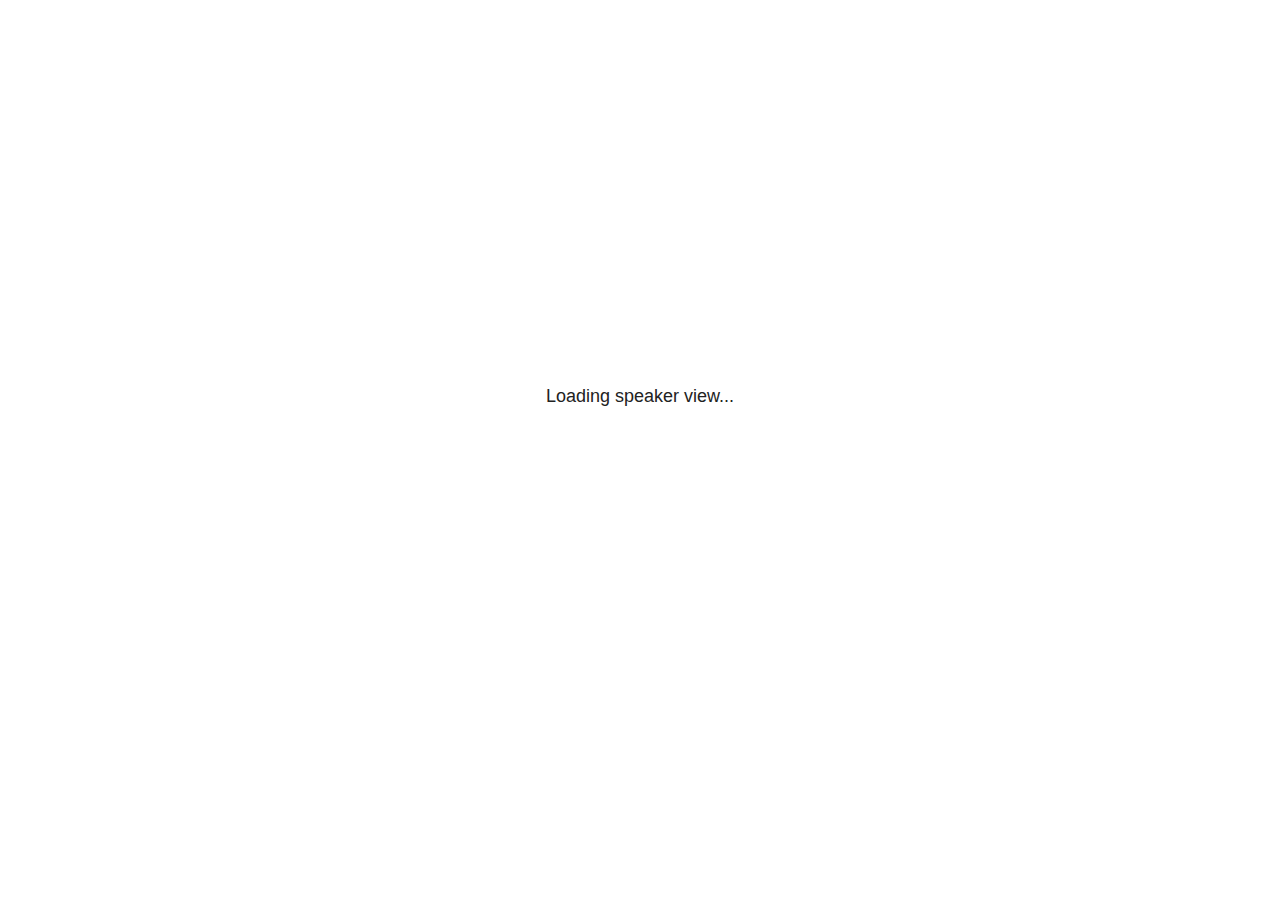
<file: docs/site_libs/revealjs/plugin/notes/speaker-view.html>
<!--
	NOTE: You need to build the notes plugin after making changes to this file.
-->
<html lang="en">
	<head>
		<meta charset="utf-8">

		<title>reveal.js - Speaker View</title>

		<style>
			body {
				font-family: Helvetica;
				font-size: 18px;
			}

			#current-slide,
			#upcoming-slide,
			#speaker-controls {
				padding: 6px;
				box-sizing: border-box;
				-moz-box-sizing: border-box;
			}

			#current-slide iframe,
			#upcoming-slide iframe {
				width: 100%;
				height: 100%;
				border: 1px solid #ddd;
			}

			#current-slide .label,
			#upcoming-slide .label {
				position: absolute;
				top: 10px;
				left: 10px;
				z-index: 2;
			}

			#connection-status {
				position: absolute;
				top: 0;
				left: 0;
				width: 100%;
				height: 100%;
				z-index: 20;
				padding: 30% 20% 20% 20%;
				font-size: 18px;
				color: #222;
				background: #fff;
				text-align: center;
				box-sizing: border-box;
				line-height: 1.4;
			}

			.overlay-element {
				height: 34px;
				line-height: 34px;
				padding: 0 10px;
				text-shadow: none;
				background: rgba( 220, 220, 220, 0.8 );
				color: #222;
				font-size: 14px;
			}

			.overlay-element.interactive:hover {
				background: rgba( 220, 220, 220, 1 );
			}

			#current-slide {
				position: absolute;
				width: 60%;
				height: 100%;
				top: 0;
				left: 0;
				padding-right: 0;
			}

			#upcoming-slide {
				position: absolute;
				width: 40%;
				height: 40%;
				right: 0;
				top: 0;
			}

			/* Speaker controls */
			#speaker-controls {
				position: absolute;
				top: 40%;
				right: 0;
				width: 40%;
				height: 60%;
				overflow: auto;
				font-size: 18px;
			}

				.speaker-controls-time.hidden,
				.speaker-controls-notes.hidden {
					display: none;
				}

				.speaker-controls-time .label,
				.speaker-controls-pace .label,
				.speaker-controls-notes .label {
					text-transform: uppercase;
					font-weight: normal;
					font-size: 0.66em;
					color: #666;
					margin: 0;
				}

				.speaker-controls-time, .speaker-controls-pace {
					border-bottom: 1px solid rgba( 200, 200, 200, 0.5 );
					margin-bottom: 10px;
					padding: 10px 16px;
					padding-bottom: 20px;
					cursor: pointer;
				}

				.speaker-controls-time .reset-button {
					opacity: 0;
					float: right;
					color: #666;
					text-decoration: none;
				}
				.speaker-controls-time:hover .reset-button {
					opacity: 1;
				}

				.speaker-controls-time .timer,
				.speaker-controls-time .clock {
					width: 50%;
				}

				.speaker-controls-time .timer,
				.speaker-controls-time .clock,
				.speaker-controls-time .pacing .hours-value,
				.speaker-controls-time .pacing .minutes-value,
				.speaker-controls-time .pacing .seconds-value {
					font-size: 1.9em;
				}

				.speaker-controls-time .timer {
					float: left;
				}

				.speaker-controls-time .clock {
					float: right;
					text-align: right;
				}

				.speaker-controls-time span.mute {
					opacity: 0.3;
				}

				.speaker-controls-time .pacing-title {
					margin-top: 5px;
				}

				.speaker-controls-time .pacing.ahead {
					color: blue;
				}

				.speaker-controls-time .pacing.on-track {
					color: green;
				}

				.speaker-controls-time .pacing.behind {
					color: red;
				}

				.speaker-controls-notes {
					padding: 10px 16px;
				}

				.speaker-controls-notes .value {
					margin-top: 5px;
					line-height: 1.4;
					font-size: 1.2em;
				}

			/* Layout selector */
			#speaker-layout {
				position: absolute;
				top: 10px;
				right: 10px;
				color: #222;
				z-index: 10;
			}
				#speaker-layout select {
					position: absolute;
					width: 100%;
					height: 100%;
					top: 0;
					left: 0;
					border: 0;
					box-shadow: 0;
					cursor: pointer;
					opacity: 0;

					font-size: 1em;
					background-color: transparent;

					-moz-appearance: none;
					-webkit-appearance: none;
					-webkit-tap-highlight-color: rgba(0, 0, 0, 0);
				}

				#speaker-layout select:focus {
					outline: none;
					box-shadow: none;
				}

			.clear {
				clear: both;
			}

			/* Speaker layout: Wide */
			body[data-speaker-layout="wide"] #current-slide,
			body[data-speaker-layout="wide"] #upcoming-slide {
				width: 50%;
				height: 45%;
				padding: 6px;
			}

			body[data-speaker-layout="wide"] #current-slide {
				top: 0;
				left: 0;
			}

			body[data-speaker-layout="wide"] #upcoming-slide {
				top: 0;
				left: 50%;
			}

			body[data-speaker-layout="wide"] #speaker-controls {
				top: 45%;
				left: 0;
				width: 100%;
				height: 50%;
				font-size: 1.25em;
			}

			/* Speaker layout: Tall */
			body[data-speaker-layout="tall"] #current-slide,
			body[data-speaker-layout="tall"] #upcoming-slide {
				width: 45%;
				height: 50%;
				padding: 6px;
			}

			body[data-speaker-layout="tall"] #current-slide {
				top: 0;
				left: 0;
			}

			body[data-speaker-layout="tall"] #upcoming-slide {
				top: 50%;
				left: 0;
			}

			body[data-speaker-layout="tall"] #speaker-controls {
				padding-top: 40px;
				top: 0;
				left: 45%;
				width: 55%;
				height: 100%;
				font-size: 1.25em;
			}

			/* Speaker layout: Notes only */
			body[data-speaker-layout="notes-only"] #current-slide,
			body[data-speaker-layout="notes-only"] #upcoming-slide {
				display: none;
			}

			body[data-speaker-layout="notes-only"] #speaker-controls {
				padding-top: 40px;
				top: 0;
				left: 0;
				width: 100%;
				height: 100%;
				font-size: 1.25em;
			}

			@media screen and (max-width: 1080px) {
				body[data-speaker-layout="default"] #speaker-controls {
					font-size: 16px;
				}
			}

			@media screen and (max-width: 900px) {
				body[data-speaker-layout="default"] #speaker-controls {
					font-size: 14px;
				}
			}

			@media screen and (max-width: 800px) {
				body[data-speaker-layout="default"] #speaker-controls {
					font-size: 12px;
				}
			}

		</style>
	</head>

	<body>

		<div id="connection-status">Loading speaker view...</div>

		<div id="current-slide"></div>
		<div id="upcoming-slide"><span class="overlay-element label">Upcoming</span></div>
		<div id="speaker-controls">
			<div class="speaker-controls-time">
				<h4 class="label">Time <span class="reset-button">Click to Reset</span></h4>
				<div class="clock">
					<span class="clock-value">0:00 AM</span>
				</div>
				<div class="timer">
					<span class="hours-value">00</span><span class="minutes-value">:00</span><span class="seconds-value">:00</span>
				</div>
				<div class="clear"></div>

				<h4 class="label pacing-title" style="display: none">Pacing – Time to finish current slide</h4>
				<div class="pacing" style="display: none">
					<span class="hours-value">00</span><span class="minutes-value">:00</span><span class="seconds-value">:00</span>
				</div>
			</div>

			<div class="speaker-controls-notes hidden">
				<h4 class="label">Notes</h4>
				<div class="value"></div>
			</div>
		</div>
		<div id="speaker-layout" class="overlay-element interactive">
			<span class="speaker-layout-label"></span>
			<select class="speaker-layout-dropdown"></select>
		</div>

		<script>

			(function() {

				var notes,
					notesValue,
					currentState,
					currentSlide,
					upcomingSlide,
					layoutLabel,
					layoutDropdown,
					pendingCalls = {},
					lastRevealApiCallId = 0,
					connected = false,
					whitelistedWindows = [window.opener];

				var SPEAKER_LAYOUTS = {
					'default': 'Default',
					'wide': 'Wide',
					'tall': 'Tall',
					'notes-only': 'Notes only'
				};

				setupLayout();

				var connectionStatus = document.querySelector( '#connection-status' );
				var connectionTimeout = setTimeout( function() {
					connectionStatus.innerHTML = 'Error connecting to main window.<br>Please try closing and reopening the speaker view.';
				}, 5000 );
;
				window.addEventListener( 'message', function( event ) {

					// Validate the origin of this message to prevent XSS
					if( window.location.origin !== event.origin && whitelistedWindows.indexOf( event.source ) === -1 ) {
						return;
					}

					clearTimeout( connectionTimeout );
					connectionStatus.style.display = 'none';

					var data = JSON.parse( event.data );

					// The overview mode is only useful to the reveal.js instance
					// where navigation occurs so we don't sync it
					if( data.state ) delete data.state.overview;

					// Messages sent by the notes plugin inside of the main window
					if( data && data.namespace === 'reveal-notes' ) {
						if( data.type === 'connect' ) {
							handleConnectMessage( data );
						}
						else if( data.type === 'state' ) {
							handleStateMessage( data );
						}
						else if( data.type === 'return' ) {
							pendingCalls[data.callId](data.result);
							delete pendingCalls[data.callId];
						}
					}
					// Messages sent by the reveal.js inside of the current slide preview
					else if( data && data.namespace === 'reveal' ) {
						if( /ready/.test( data.eventName ) ) {
							// Send a message back to notify that the handshake is complete
							window.opener.postMessage( JSON.stringify({ namespace: 'reveal-notes', type: 'connected'} ), '*' );
						}
						else if( /slidechanged|fragmentshown|fragmenthidden|paused|resumed/.test( data.eventName ) && currentState !== JSON.stringify( data.state ) ) {

							dispatchStateToMainWindow( data.state );

						}
					}

				} );

				/**
				 * Updates the presentation in the main window to match the state
				 * of the presentation in the notes window.
				 */
				const dispatchStateToMainWindow = debounce(( state ) => {
					window.opener.postMessage( JSON.stringify({ method: 'setState', args: [ state ]} ), '*' );
				}, 500);

				/**
				 * Asynchronously calls the Reveal.js API of the main frame.
				 */
				function callRevealApi( methodName, methodArguments, callback ) {

					var callId = ++lastRevealApiCallId;
					pendingCalls[callId] = callback;
					window.opener.postMessage( JSON.stringify( {
						namespace: 'reveal-notes',
						type: 'call',
						callId: callId,
						methodName: methodName,
						arguments: methodArguments
					} ), '*' );

				}

				/**
				 * Called when the main window is trying to establish a
				 * connection.
				 */
				function handleConnectMessage( data ) {

					if( connected === false ) {
						connected = true;

						setupIframes( data );
						setupKeyboard();
						setupNotes();
						setupTimer();
						setupHeartbeat();
					}

				}

				/**
				 * Called when the main window sends an updated state.
				 */
				function handleStateMessage( data ) {

					// Store the most recently set state to avoid circular loops
					// applying the same state
					currentState = JSON.stringify( data.state );

					// No need for updating the notes in case of fragment changes
					if ( data.notes ) {
						notes.classList.remove( 'hidden' );
						notesValue.style.whiteSpace = data.whitespace;
						if( data.markdown ) {
							notesValue.innerHTML = marked( data.notes );
						}
						else {
							notesValue.innerHTML = data.notes;
						}
					}
					else {
						notes.classList.add( 'hidden' );
					}

					// Update the note slides
					currentSlide.contentWindow.postMessage( JSON.stringify({ method: 'setState', args: [ data.state ] }), '*' );
					upcomingSlide.contentWindow.postMessage( JSON.stringify({ method: 'setState', args: [ data.state ] }), '*' );
					upcomingSlide.contentWindow.postMessage( JSON.stringify({ method: 'next' }), '*' );

				}

				// Limit to max one state update per X ms
				handleStateMessage = debounce( handleStateMessage, 200 );

				/**
				 * Forward keyboard events to the current slide window.
				 * This enables keyboard events to work even if focus
				 * isn't set on the current slide iframe.
				 *
				 * Block F5 default handling, it reloads and disconnects
				 * the speaker notes window.
				 */
				function setupKeyboard() {

					document.addEventListener( 'keydown', function( event ) {
						if( event.keyCode === 116 || ( event.metaKey && event.keyCode === 82 ) ) {
							event.preventDefault();
							return false;
						}
						currentSlide.contentWindow.postMessage( JSON.stringify({ method: 'triggerKey', args: [ event.keyCode ] }), '*' );
					} );

				}

				/**
				 * Creates the preview iframes.
				 */
				function setupIframes( data ) {

					var params = [
						'receiver',
						'progress=false',
						'history=false',
						'transition=none',
						'autoSlide=0',
						'backgroundTransition=none'
					].join( '&' );

					var urlSeparator = /\?/.test(data.url) ? '&' : '?';
					var hash = '#/' + data.state.indexh + '/' + data.state.indexv;
					var currentURL = data.url + urlSeparator + params + '&postMessageEvents=true' + hash;
					var upcomingURL = data.url + urlSeparator + params + '&controls=false' + hash;

					currentSlide = document.createElement( 'iframe' );
					currentSlide.setAttribute( 'width', 1280 );
					currentSlide.setAttribute( 'height', 1024 );
					currentSlide.setAttribute( 'src', currentURL );
					document.querySelector( '#current-slide' ).appendChild( currentSlide );

					upcomingSlide = document.createElement( 'iframe' );
					upcomingSlide.setAttribute( 'width', 640 );
					upcomingSlide.setAttribute( 'height', 512 );
					upcomingSlide.setAttribute( 'src', upcomingURL );
					document.querySelector( '#upcoming-slide' ).appendChild( upcomingSlide );

					whitelistedWindows.push( currentSlide.contentWindow, upcomingSlide.contentWindow );

				}

				/**
				 * Setup the notes UI.
				 */
				function setupNotes() {

					notes = document.querySelector( '.speaker-controls-notes' );
					notesValue = document.querySelector( '.speaker-controls-notes .value' );

				}

				/**
				 * We send out a heartbeat at all times to ensure we can
				 * reconnect with the main presentation window after reloads.
				 */
				function setupHeartbeat() {

					setInterval( () => {
						window.opener.postMessage( JSON.stringify({ namespace: 'reveal-notes', type: 'heartbeat'} ), '*' );
					}, 1000 );

				}

				function getTimings( callback ) {

					callRevealApi( 'getSlidesAttributes', [], function ( slideAttributes ) {
						callRevealApi( 'getConfig', [], function ( config ) {
							var totalTime = config.totalTime;
							var minTimePerSlide = config.minimumTimePerSlide || 0;
							var defaultTiming = config.defaultTiming;
							if ((defaultTiming == null) && (totalTime == null)) {
								callback(null);
								return;
							}
							// Setting totalTime overrides defaultTiming
							if (totalTime) {
								defaultTiming = 0;
							}
							var timings = [];
							for ( var i in slideAttributes ) {
								var slide = slideAttributes[ i ];
								var timing = defaultTiming;
								if( slide.hasOwnProperty( 'data-timing' )) {
									var t = slide[ 'data-timing' ];
									timing = parseInt(t);
									if( isNaN(timing) ) {
										console.warn("Could not parse timing '" + t + "' of slide " + i + "; using default of " + defaultTiming);
										timing = defaultTiming;
									}
								}
								timings.push(timing);
							}
							if ( totalTime ) {
								// After we've allocated time to individual slides, we summarize it and
								// subtract it from the total time
								var remainingTime = totalTime - timings.reduce( function(a, b) { return a + b; }, 0 );
								// The remaining time is divided by the number of slides that have 0 seconds
								// allocated at the moment, giving the average time-per-slide on the remaining slides
								var remainingSlides = (timings.filter( function(x) { return x == 0 }) ).length
								var timePerSlide = Math.round( remainingTime / remainingSlides, 0 )
								// And now we replace every zero-value timing with that average
								timings = timings.map( function(x) { return (x==0 ? timePerSlide : x) } );
							}
							var slidesUnderMinimum = timings.filter( function(x) { return (x < minTimePerSlide) } ).length
							if ( slidesUnderMinimum ) {
								message = "The pacing time for " + slidesUnderMinimum + " slide(s) is under the configured minimum of " + minTimePerSlide + " seconds. Check the data-timing attribute on individual slides, or consider increasing the totalTime or minimumTimePerSlide configuration options (or removing some slides).";
								alert(message);
							}
							callback( timings );
						} );
					} );

				}

				/**
				 * Return the number of seconds allocated for presenting
				 * all slides up to and including this one.
				 */
				function getTimeAllocated( timings, callback ) {

					callRevealApi( 'getSlidePastCount', [], function ( currentSlide ) {
						var allocated = 0;
						for (var i in timings.slice(0, currentSlide + 1)) {
							allocated += timings[i];
						}
						callback( allocated );
					} );

				}

				/**
				 * Create the timer and clock and start updating them
				 * at an interval.
				 */
				function setupTimer() {

					var start = new Date(),
					timeEl = document.querySelector( '.speaker-controls-time' ),
					clockEl = timeEl.querySelector( '.clock-value' ),
					hoursEl = timeEl.querySelector( '.hours-value' ),
					minutesEl = timeEl.querySelector( '.minutes-value' ),
					secondsEl = timeEl.querySelector( '.seconds-value' ),
					pacingTitleEl = timeEl.querySelector( '.pacing-title' ),
					pacingEl = timeEl.querySelector( '.pacing' ),
					pacingHoursEl = pacingEl.querySelector( '.hours-value' ),
					pacingMinutesEl = pacingEl.querySelector( '.minutes-value' ),
					pacingSecondsEl = pacingEl.querySelector( '.seconds-value' );

					var timings = null;
					getTimings( function ( _timings ) {

						timings = _timings;
						if (_timings !== null) {
							pacingTitleEl.style.removeProperty('display');
							pacingEl.style.removeProperty('display');
						}

						// Update once directly
						_updateTimer();

						// Then update every second
						setInterval( _updateTimer, 1000 );

					} );


					function _resetTimer() {

						if (timings == null) {
							start = new Date();
							_updateTimer();
						}
						else {
							// Reset timer to beginning of current slide
							getTimeAllocated( timings, function ( slideEndTimingSeconds ) {
								var slideEndTiming = slideEndTimingSeconds * 1000;
								callRevealApi( 'getSlidePastCount', [], function ( currentSlide ) {
									var currentSlideTiming = timings[currentSlide] * 1000;
									var previousSlidesTiming = slideEndTiming - currentSlideTiming;
									var now = new Date();
									start = new Date(now.getTime() - previousSlidesTiming);
									_updateTimer();
								} );
							} );
						}

					}

					timeEl.addEventListener( 'click', function() {
						_resetTimer();
						return false;
					} );

					function _displayTime( hrEl, minEl, secEl, time) {

						var sign = Math.sign(time) == -1 ? "-" : "";
						time = Math.abs(Math.round(time / 1000));
						var seconds = time % 60;
						var minutes = Math.floor( time / 60 ) % 60 ;
						var hours = Math.floor( time / ( 60 * 60 )) ;
						hrEl.innerHTML = sign + zeroPadInteger( hours );
						if (hours == 0) {
							hrEl.classList.add( 'mute' );
						}
						else {
							hrEl.classList.remove( 'mute' );
						}
						minEl.innerHTML = ':' + zeroPadInteger( minutes );
						if (hours == 0 && minutes == 0) {
							minEl.classList.add( 'mute' );
						}
						else {
							minEl.classList.remove( 'mute' );
						}
						secEl.innerHTML = ':' + zeroPadInteger( seconds );
					}

					function _updateTimer() {

						var diff, hours, minutes, seconds,
						now = new Date();

						diff = now.getTime() - start.getTime();

						clockEl.innerHTML = now.toLocaleTimeString( 'en-US', { hour12: true, hour: '2-digit', minute:'2-digit' } );
						_displayTime( hoursEl, minutesEl, secondsEl, diff );
						if (timings !== null) {
							_updatePacing(diff);
						}

					}

					function _updatePacing(diff) {

						getTimeAllocated( timings, function ( slideEndTimingSeconds ) {
							var slideEndTiming = slideEndTimingSeconds * 1000;

							callRevealApi( 'getSlidePastCount', [], function ( currentSlide ) {
								var currentSlideTiming = timings[currentSlide] * 1000;
								var timeLeftCurrentSlide = slideEndTiming - diff;
								if (timeLeftCurrentSlide < 0) {
									pacingEl.className = 'pacing behind';
								}
								else if (timeLeftCurrentSlide < currentSlideTiming) {
									pacingEl.className = 'pacing on-track';
								}
								else {
									pacingEl.className = 'pacing ahead';
								}
								_displayTime( pacingHoursEl, pacingMinutesEl, pacingSecondsEl, timeLeftCurrentSlide );
							} );
						} );
					}

				}

				/**
				 * Sets up the speaker view layout and layout selector.
				 */
				function setupLayout() {

					layoutDropdown = document.querySelector( '.speaker-layout-dropdown' );
					layoutLabel = document.querySelector( '.speaker-layout-label' );

					// Render the list of available layouts
					for( var id in SPEAKER_LAYOUTS ) {
						var option = document.createElement( 'option' );
						option.setAttribute( 'value', id );
						option.textContent = SPEAKER_LAYOUTS[ id ];
						layoutDropdown.appendChild( option );
					}

					// Monitor the dropdown for changes
					layoutDropdown.addEventListener( 'change', function( event ) {

						setLayout( layoutDropdown.value );

					}, false );

					// Restore any currently persisted layout
					setLayout( getLayout() );

				}

				/**
				 * Sets a new speaker view layout. The layout is persisted
				 * in local storage.
				 */
				function setLayout( value ) {

					var title = SPEAKER_LAYOUTS[ value ];

					layoutLabel.innerHTML = 'Layout' + ( title ? ( ': ' + title ) : '' );
					layoutDropdown.value = value;

					document.body.setAttribute( 'data-speaker-layout', value );

					// Persist locally
					if( supportsLocalStorage() ) {
						window.localStorage.setItem( 'reveal-speaker-layout', value );
					}

				}

				/**
				 * Returns the ID of the most recently set speaker layout
				 * or our default layout if none has been set.
				 */
				function getLayout() {

					if( supportsLocalStorage() ) {
						var layout = window.localStorage.getItem( 'reveal-speaker-layout' );
						if( layout ) {
							return layout;
						}
					}

					// Default to the first record in the layouts hash
					for( var id in SPEAKER_LAYOUTS ) {
						return id;
					}

				}

				function supportsLocalStorage() {

					try {
						localStorage.setItem('test', 'test');
						localStorage.removeItem('test');
						return true;
					}
					catch( e ) {
						return false;
					}

				}

				function zeroPadInteger( num ) {

					var str = '00' + parseInt( num );
					return str.substring( str.length - 2 );

				}

				/**
				 * Limits the frequency at which a function can be called.
				 */
				function debounce( fn, ms ) {

					var lastTime = 0,
						timeout;

					return function() {

						var args = arguments;
						var context = this;

						clearTimeout( timeout );

						var timeSinceLastCall = Date.now() - lastTime;
						if( timeSinceLastCall > ms ) {
							fn.apply( context, args );
							lastTime = Date.now();
						}
						else {
							timeout = setTimeout( function() {
								fn.apply( context, args );
								lastTime = Date.now();
							}, ms - timeSinceLastCall );
						}

					}

				}

			})();

		</script>
	</body>
</html>
</file>
<file: docs/site_libs/quarto-html/tippy.css>
.tippy-box[data-animation=fade][data-state=hidden]{opacity:0}[data-tippy-root]{max-width:calc(100vw - 10px)}.tippy-box{position:relative;background-color:#333;color:#fff;border-radius:4px;font-size:14px;line-height:1.4;white-space:normal;outline:0;transition-property:transform,visibility,opacity}.tippy-box[data-placement^=top]>.tippy-arrow{bottom:0}.tippy-box[data-placement^=top]>.tippy-arrow:before{bottom:-7px;left:0;border-width:8px 8px 0;border-top-color:initial;transform-origin:center top}.tippy-box[data-placement^=bottom]>.tippy-arrow{top:0}.tippy-box[data-placement^=bottom]>.tippy-arrow:before{top:-7px;left:0;border-width:0 8px 8px;border-bottom-color:initial;transform-origin:center bottom}.tippy-box[data-placement^=left]>.tippy-arrow{right:0}.tippy-box[data-placement^=left]>.tippy-arrow:before{border-width:8px 0 8px 8px;border-left-color:initial;right:-7px;transform-origin:center left}.tippy-box[data-placement^=right]>.tippy-arrow{left:0}.tippy-box[data-placement^=right]>.tippy-arrow:before{left:-7px;border-width:8px 8px 8px 0;border-right-color:initial;transform-origin:center right}.tippy-box[data-inertia][data-state=visible]{transition-timing-function:cubic-bezier(.54,1.5,.38,1.11)}.tippy-arrow{width:16px;height:16px;color:#333}.tippy-arrow:before{content:"";position:absolute;border-color:transparent;border-style:solid}.tippy-content{position:relative;padding:5px 9px;z-index:1}
</file>
<file: docs/site_libs/quarto-html/quarto-syntax-highlighting.css>
/* quarto syntax highlight colors */
:root {
  --quarto-hl-ot-color: #003B4F;
  --quarto-hl-at-color: #657422;
  --quarto-hl-ss-color: #20794D;
  --quarto-hl-an-color: #5E5E5E;
  --quarto-hl-fu-color: #4758AB;
  --quarto-hl-st-color: #20794D;
  --quarto-hl-cf-color: #003B4F;
  --quarto-hl-op-color: #5E5E5E;
  --quarto-hl-er-color: #AD0000;
  --quarto-hl-bn-color: #AD0000;
  --quarto-hl-al-color: #AD0000;
  --quarto-hl-va-color: #111111;
  --quarto-hl-bu-color: inherit;
  --quarto-hl-ex-color: inherit;
  --quarto-hl-pp-color: #AD0000;
  --quarto-hl-in-color: #5E5E5E;
  --quarto-hl-vs-color: #20794D;
  --quarto-hl-wa-color: #5E5E5E;
  --quarto-hl-do-color: #5E5E5E;
  --quarto-hl-im-color: #00769E;
  --quarto-hl-ch-color: #20794D;
  --quarto-hl-dt-color: #AD0000;
  --quarto-hl-fl-color: #AD0000;
  --quarto-hl-co-color: #5E5E5E;
  --quarto-hl-cv-color: #5E5E5E;
  --quarto-hl-cn-color: #8f5902;
  --quarto-hl-sc-color: #5E5E5E;
  --quarto-hl-dv-color: #AD0000;
  --quarto-hl-kw-color: #003B4F;
}

/* other quarto variables */
:root {
  --quarto-font-monospace: SFMono-Regular, Menlo, Monaco, Consolas, "Liberation Mono", "Courier New", monospace;
}

pre > code.sourceCode > span {
  color: #003B4F;
}

code span {
  color: #003B4F;
}

code.sourceCode > span {
  color: #003B4F;
}

div.sourceCode,
div.sourceCode pre.sourceCode {
  color: #003B4F;
}

code span.ot {
  color: #003B4F;
  font-style: inherit;
}

code span.at {
  color: #657422;
  font-style: inherit;
}

code span.ss {
  color: #20794D;
  font-style: inherit;
}

code span.an {
  color: #5E5E5E;
  font-style: inherit;
}

code span.fu {
  color: #4758AB;
  font-style: inherit;
}

code span.st {
  color: #20794D;
  font-style: inherit;
}

code span.cf {
  color: #003B4F;
  font-style: inherit;
}

code span.op {
  color: #5E5E5E;
  font-style: inherit;
}

code span.er {
  color: #AD0000;
  font-style: inherit;
}

code span.bn {
  color: #AD0000;
  font-style: inherit;
}

code span.al {
  color: #AD0000;
  font-style: inherit;
}

code span.va {
  color: #111111;
  font-style: inherit;
}

code span.bu {
  font-style: inherit;
}

code span.ex {
  font-style: inherit;
}

code span.pp {
  color: #AD0000;
  font-style: inherit;
}

code span.in {
  color: #5E5E5E;
  font-style: inherit;
}

code span.vs {
  color: #20794D;
  font-style: inherit;
}

code span.wa {
  color: #5E5E5E;
  font-style: italic;
}

code span.do {
  color: #5E5E5E;
  font-style: italic;
}

code span.im {
  color: #00769E;
  font-style: inherit;
}

code span.ch {
  color: #20794D;
  font-style: inherit;
}

code span.dt {
  color: #AD0000;
  font-style: inherit;
}

code span.fl {
  color: #AD0000;
  font-style: inherit;
}

code span.co {
  color: #5E5E5E;
  font-style: inherit;
}

code span.cv {
  color: #5E5E5E;
  font-style: italic;
}

code span.cn {
  color: #8f5902;
  font-style: inherit;
}

code span.sc {
  color: #5E5E5E;
  font-style: inherit;
}

code span.dv {
  color: #AD0000;
  font-style: inherit;
}

code span.kw {
  color: #003B4F;
  font-style: inherit;
}

.prevent-inlining {
  content: "</";
}

/*# sourceMappingURL=debc5d5d77c3f9108843748ff7464032.css.map */
</file>
<file: docs/styles.css>
/* css styles */

.reveal .slide-logo {
  display: block;
  position: fixed;
  bottom: unset !important;
  left: unset !important;
  top: 5px;
  right: 15px; /* Adjust this value to position it properly */
  height: 100px !important;
  width: 100px !important;
  max-width: unset !important;
  max-height: unset !important;
}



.reveal.has-logo .slide-number {
  bottom: 10px !important;
  right: 10px !important;
  top: unset !important;
  color: $body-color !important;
}


.flushright {
   text-align: right;
}


.custom-small table {
        font-size: 1em;
        white-space: nowrap;
}

.justify {
  text-align: justify !important
}
</file>
